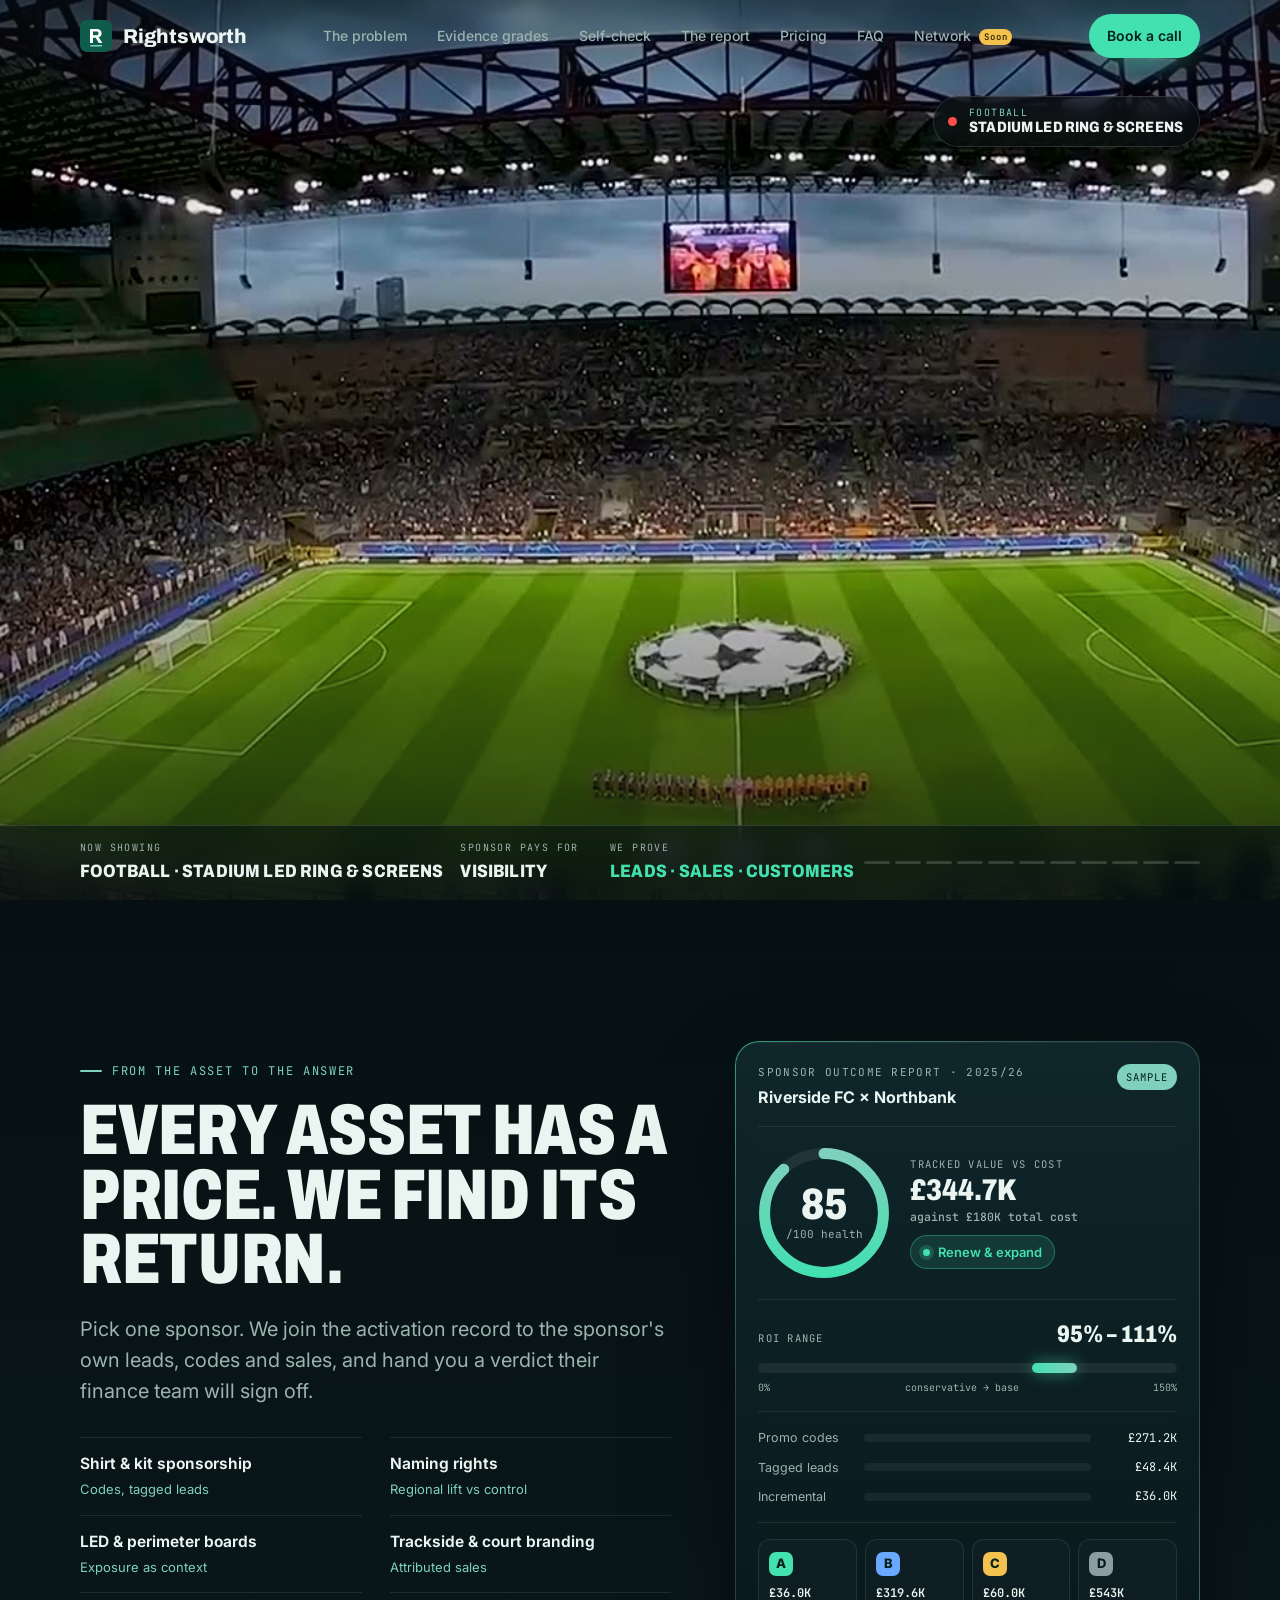
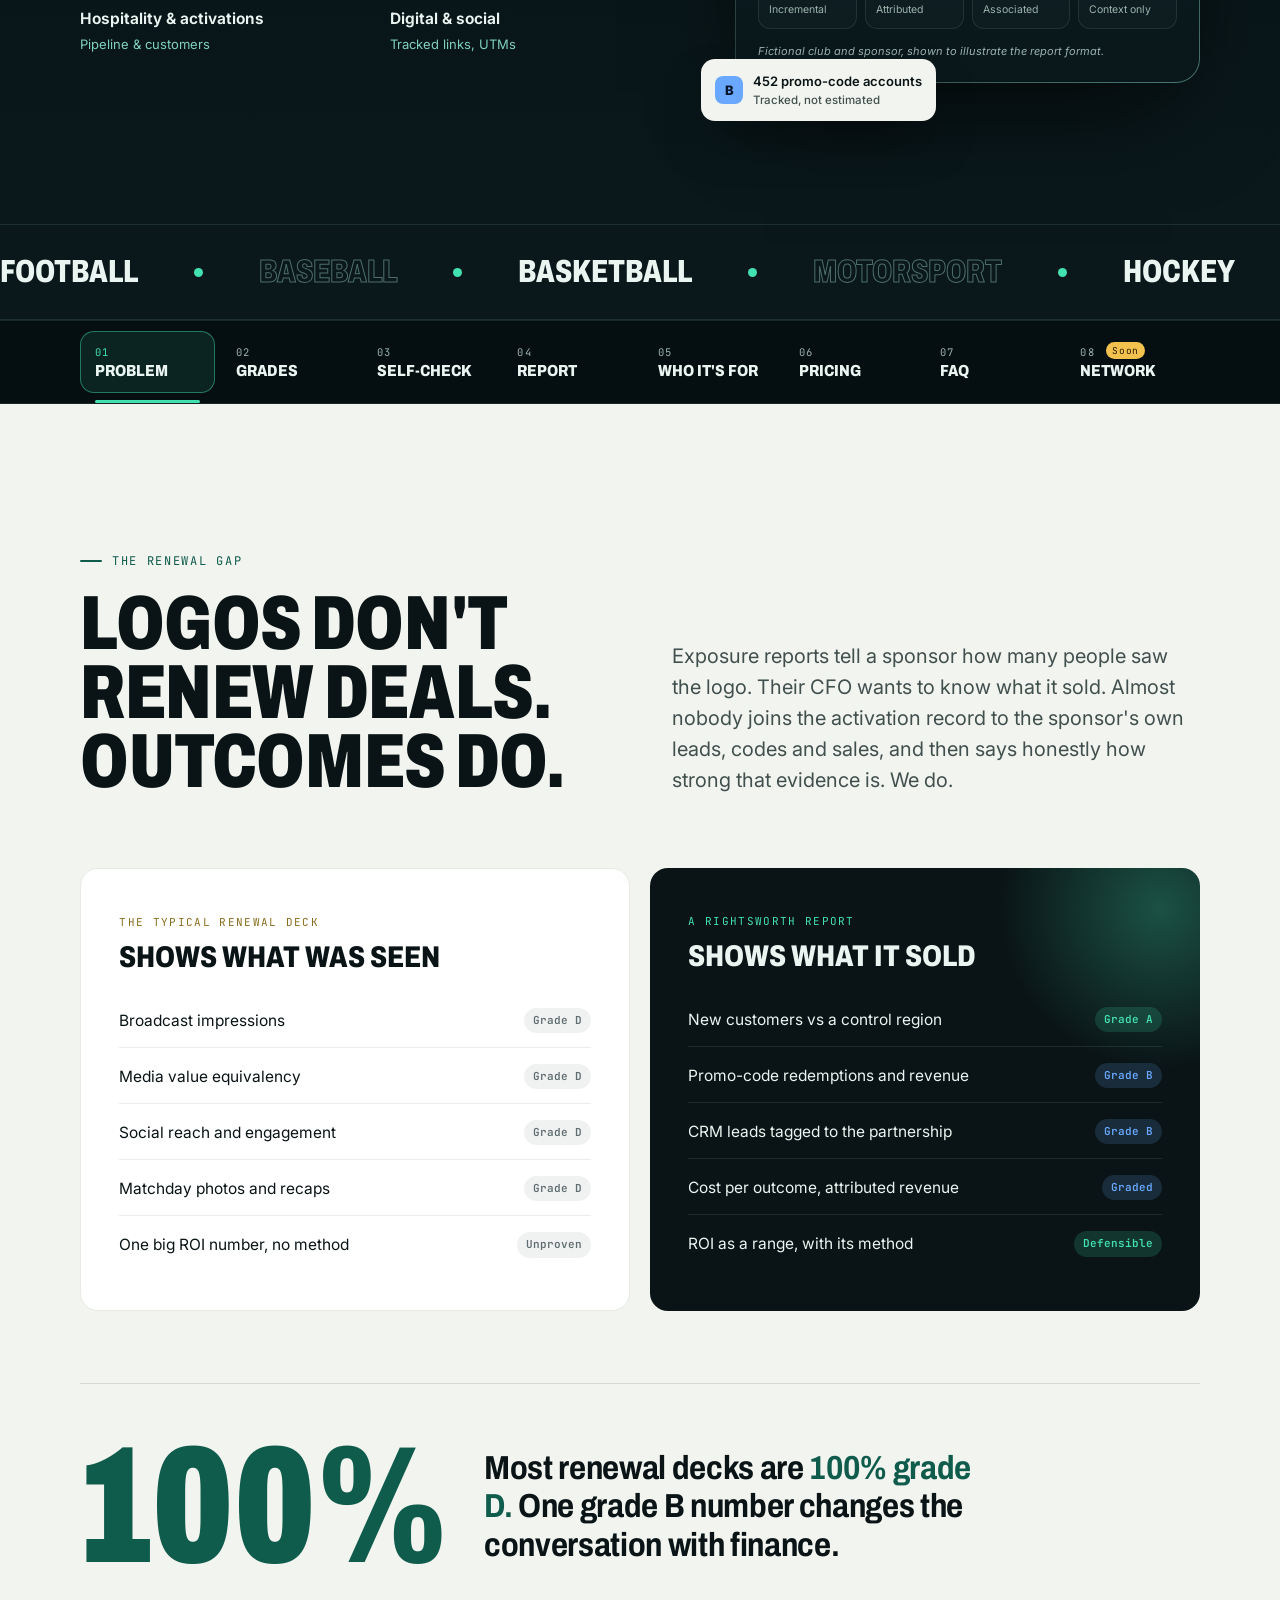
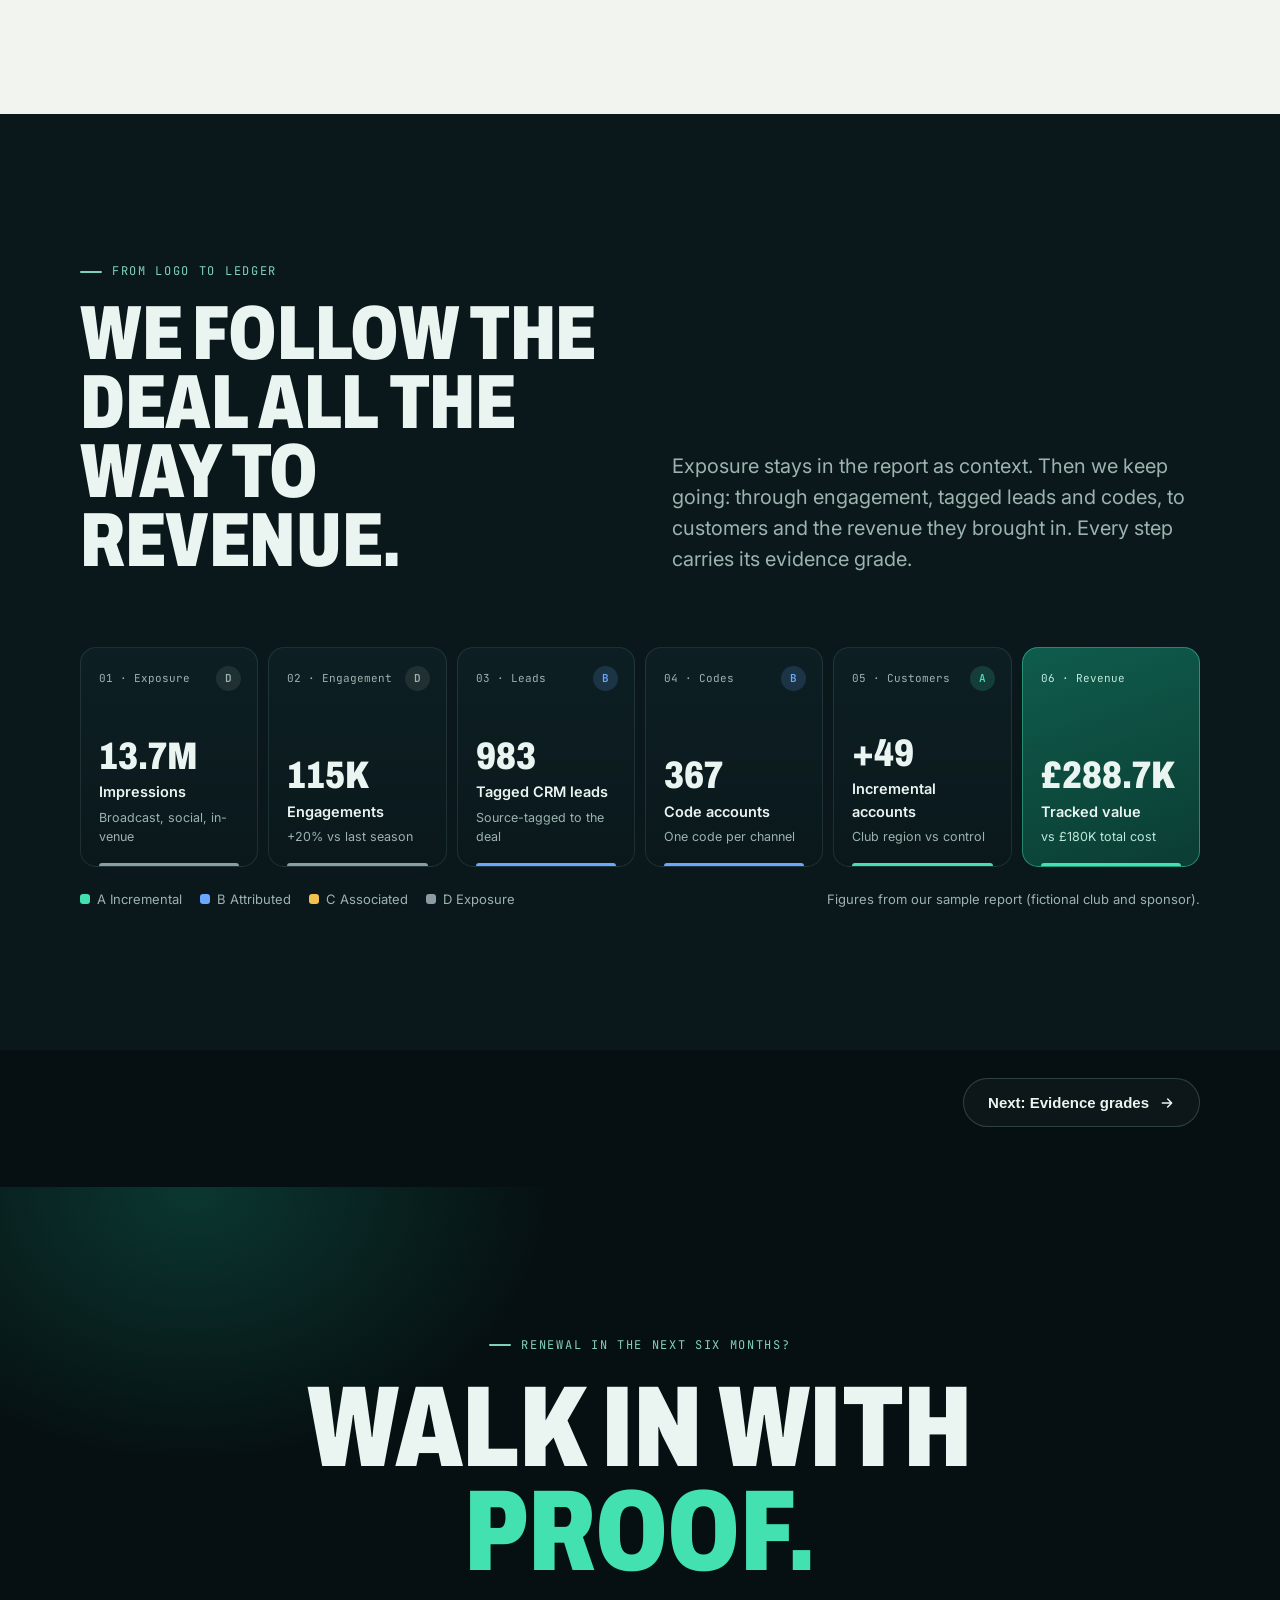
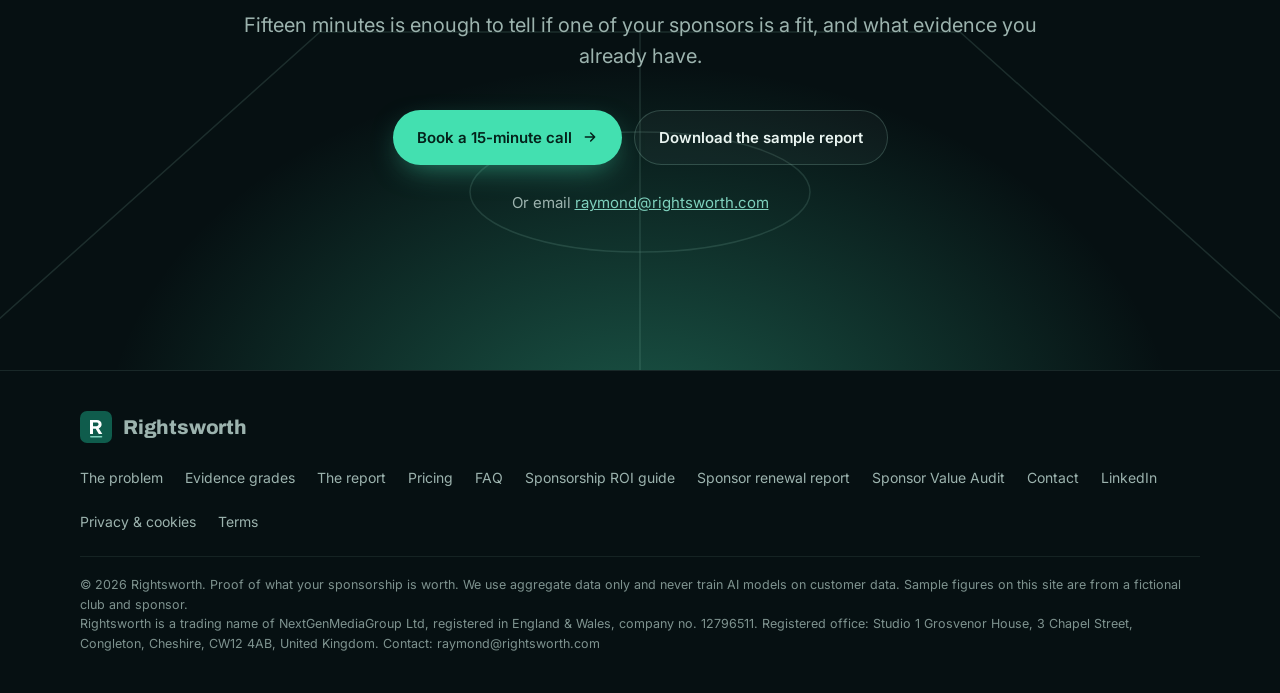
<file: index.html>
<!doctype html>
<html lang="en-GB">
<head>
<meta charset="utf-8">
<meta name="viewport" content="width=device-width,initial-scale=1,viewport-fit=cover">
<title>Sponsorship ROI &amp; Renewal Reports for Sport | Rightsworth</title>
<meta name="description" content="Independent sponsorship ROI reports for UK and European clubs, leagues, events and brands. Leads, sales and customers, evidence-graded, ready before renewal.">
<link rel="canonical" href="https://rightsworth.com/">
<meta name="robots" content="index,follow,max-image-preview:large">
<meta name="theme-color" content="#071113">
<link rel="icon" href="favicon.svg" type="image/svg+xml">
<link rel="apple-touch-icon" href="apple-touch-icon.png">
<meta property="og:type" content="website">
<meta property="og:site_name" content="Rightsworth">
<meta property="og:locale" content="en_GB">
<meta property="og:url" content="https://rightsworth.com/">
<meta property="og:title" content="Prove what your sponsorship is worth | Rightsworth">
<meta property="og:description" content="Evidence-graded sponsorship ROI and renewal reports for clubs, leagues, events and brands. Leads, sales and customers, any sport.">
<meta property="og:image" content="https://rightsworth.com/og-image.png">
<meta property="og:image:width" content="1200">
<meta property="og:image:height" content="630">
<meta property="og:image:alt" content="Rightsworth: prove what your sponsorship is worth. Evidence grades A to D.">
<meta name="twitter:card" content="summary_large_image">
<meta name="twitter:title" content="Prove what your sponsorship is worth | Rightsworth">
<meta name="twitter:description" content="Evidence-graded sponsorship ROI and renewal reports for clubs, leagues, events and brands.">
<meta name="twitter:image" content="https://rightsworth.com/og-image.png">
<script type="application/ld+json">
{
 "@context": "https://schema.org",
 "@graph": [
  {
   "@type": [
    "Organization",
    "ProfessionalService"
   ],
   "@id": "https://rightsworth.com/#org",
   "name": "Rightsworth",
   "legalName": "NextGenMediaGroup Ltd",
   "url": "https://rightsworth.com/",
   "logo": "https://rightsworth.com/apple-touch-icon.png",
   "image": "https://rightsworth.com/og-image.png",
   "email": "raymond@rightsworth.com",
   "description": "Independent, evidence-graded sponsorship ROI and renewal reports for sports clubs, leagues, events and the brands that sponsor them.",
   "slogan": "Proof of what your sponsorship is worth.",
   "identifier": {
    "@type": "PropertyValue",
    "propertyID": "Companies House company number",
    "value": "12796511"
   },
   "address": {
    "@type": "PostalAddress",
    "streetAddress": "Studio 1 Grosvenor House, 3 Chapel Street",
    "addressLocality": "Congleton",
    "addressRegion": "Cheshire",
    "postalCode": "CW12 4AB",
    "addressCountry": "GB"
   },
   "areaServed": [
    {
     "@type": "Country",
     "name": "United Kingdom"
    },
    {
     "@type": "Place",
     "name": "Europe"
    }
   ],
   "knowsAbout": [
    "Sponsorship ROI",
    "Sponsorship measurement",
    "Sponsorship evaluation",
    "Sponsor renewal",
    "Sports sponsorship"
   ],
   "sameAs": [
    "https://www.linkedin.com/company/rightsworth/"
   ],
   "priceRange": "£1,150 to £9,600"
  },
  {
   "@type": "WebSite",
   "@id": "https://rightsworth.com/#website",
   "url": "https://rightsworth.com/",
   "name": "Rightsworth",
   "inLanguage": "en-GB",
   "publisher": {
    "@id": "https://rightsworth.com/#org"
   }
  },
  {
   "@type": "Service",
   "name": "Single Sponsor Report",
   "description": "An evidence-graded Sponsor Outcome Report for one sponsor: leads, promo codes, sales and customers, ROI as a range, delivered within 10 working days of the data.",
   "provider": {
    "@id": "https://rightsworth.com/#org"
   },
   "areaServed": [
    "GB",
    "Europe"
   ],
   "audience": {
    "@type": "BusinessAudience",
    "name": "Sports clubs, leagues, venues and events"
   },
   "url": "https://rightsworth.com/sponsor-renewal-report/",
   "offers": {
    "@type": "Offer",
    "price": "2700",
    "priceCurrency": "GBP",
    "description": "Per sponsor, excluding VAT"
   }
  },
  {
   "@type": "Service",
   "name": "Renewal Season Pack",
   "description": "Five Sponsor Outcome Reports with a portfolio summary and a renewal priority list.",
   "provider": {
    "@id": "https://rightsworth.com/#org"
   },
   "areaServed": [
    "GB",
    "Europe"
   ],
   "audience": {
    "@type": "BusinessAudience",
    "name": "Sports clubs, leagues, venues and events"
   },
   "url": "https://rightsworth.com/sponsor-renewal-report/",
   "offers": {
    "@type": "Offer",
    "price": "9600",
    "priceCurrency": "GBP",
    "description": "Five reports, excluding VAT"
   }
  },
  {
   "@type": "Service",
   "name": "Sponsor Value Audit",
   "description": "An independent audit of one sports partnership from the brand's own CRM and sales data, with a CFO-ready summary.",
   "provider": {
    "@id": "https://rightsworth.com/#org"
   },
   "areaServed": [
    "GB",
    "Europe"
   ],
   "audience": {
    "@type": "BusinessAudience",
    "name": "Brands and sponsors"
   },
   "url": "https://rightsworth.com/sponsor-value-audit/",
   "offers": {
    "@type": "Offer",
    "price": "3850",
    "priceCurrency": "GBP",
    "description": "Per deal, excluding VAT"
   }
  },
  {
   "@type": "Service",
   "name": "Founding partner report",
   "description": "One full Sponsor Outcome Report at a founding rate, in return for a case study and testimonial. First three customers only.",
   "provider": {
    "@id": "https://rightsworth.com/#org"
   },
   "areaServed": [
    "GB",
    "Europe"
   ],
   "audience": {
    "@type": "BusinessAudience",
    "name": "Sports clubs, leagues, venues and events"
   },
   "url": "https://rightsworth.com/#pricing",
   "offers": {
    "@type": "Offer",
    "price": "1150",
    "priceCurrency": "GBP",
    "description": "One report, excluding VAT"
   }
  },
  {
   "@type": "FAQPage",
   "@id": "https://rightsworth.com/#faq",
   "mainEntity": [
    {
     "@type": "Question",
     "name": "What data do you need from us?",
     "acceptedAnswer": {
      "@type": "Answer",
      "text": "The exports you already have: the contract and delivery logs, promo-code reports, CRM lead totals, sales or account totals, and any exposure reports. Up to four sources for a single report."
     }
    },
    {
     "@type": "Question",
     "name": "Do you need any personal or customer-level data?",
     "acceptedAnswer": {
      "@type": "Answer",
      "text": "No. We work with totals and aggregates only. Nothing personal is shared, and we never train AI models on customer data."
     }
    },
    {
     "@type": "Question",
     "name": "What if our tracking is weak?",
     "acceptedAnswer": {
      "@type": "Answer",
      "text": "That's common, and it's exactly what the grades are for. We report what the evidence supports, say how strong it is, and give you a measurement plan so next season can reach grade A or B. If we can't link a single commercial outcome to the deal, you pay half."
     }
    },
    {
     "@type": "Question",
     "name": "How is this different from exposure measurement?",
     "acceptedAnswer": {
      "@type": "Answer",
      "text": "Exposure providers measure who saw the logo, and do it well. We use their reports as grade D context, then connect the partnership to the sponsor's leads, codes, sales and customers. The two work together."
     }
    },
    {
     "@type": "Question",
     "name": "Which sports and properties do you cover?",
     "acceptedAnswer": {
      "@type": "Answer",
      "text": "Any sport: football, baseball, basketball, motorsport, hockey, rugby, running and more. Clubs, leagues, tracks, venues, events and the brands that sponsor them."
     }
    },
    {
     "@type": "Question",
     "name": "When should we start?",
     "acceptedAnswer": {
      "@type": "Answer",
      "text": "Three to six months before the renewal meeting is ideal. That leaves time to gather the data, review the report and build the next-year package into your pitch."
     }
    }
   ]
  }
 ]
}
</script>
<link rel="preconnect" href="https://fonts.googleapis.com">
<link rel="preconnect" href="https://fonts.gstatic.com" crossorigin>
<link href="https://fonts.googleapis.com/css2?family=Archivo:wdth,wght@62..125,500..900&family=Inter:wght@400;500;600;700&family=JetBrains+Mono:wght@500;600&display=swap" rel="stylesheet">
<style>
:root{
  --night:#061012;--night-2:#0a181b;--panel:#0d1f23;--panel-2:#11292e;
  --line:rgba(190,255,232,.10);--line-2:rgba(190,255,232,.18);
  --green:#0f5c4c;--green-2:#14806a;--mint:#7fd1bd;--signal:#43e0b0;
  --gA:#43e0b0;--gB:#6aa8ff;--gC:#f2c14e;--gD:#8b9ca3;
  --paper:#f2f4ef;--paper-2:#e7ebe4;--ink:#0a1416;--ink-2:#41504f;
  --on-dark:#eaf5f1;--on-dark-2:#9cb3ae;
  --display:"Archivo",system-ui,sans-serif;--body:"Inter",system-ui,-apple-system,"Segoe UI",Roboto,Arial,sans-serif;--mono:"JetBrains Mono",ui-monospace,Consolas,monospace;
  --r:18px;--wrap:1200px;--gut:clamp(18px,4vw,40px);
}
*{box-sizing:border-box}
html{scroll-behavior:smooth;-webkit-text-size-adjust:100%}
body{margin:0;font-family:var(--body);background:var(--night);color:var(--on-dark);line-height:1.55;overflow-x:hidden;-webkit-font-smoothing:antialiased}
img,svg{display:block;max-width:100%}
a{color:inherit}
.wrap{max-width:var(--wrap);margin:0 auto;padding:0 var(--gut)}
.display{font-family:var(--display);font-stretch:74%;font-weight:850;text-transform:uppercase;letter-spacing:-.005em;line-height:.9;margin:0}
.eyebrow{font-family:var(--mono);font-size:12px;letter-spacing:.14em;text-transform:uppercase;color:var(--mint);display:inline-flex;align-items:center;gap:10px}
.eyebrow::before{content:"";width:22px;height:2px;background:currentColor;border-radius:2px}
.light .eyebrow{color:var(--green)}
.lead{font-size:clamp(17px,1.6vw,20px);color:var(--on-dark-2);max-width:62ch}
.light .lead{color:var(--ink-2)}
.btn{display:inline-flex;align-items:center;justify-content:center;gap:10px;padding:15px 24px;border-radius:999px;font-weight:600;font-size:15px;text-decoration:none;transition:transform .2s ease,background .2s ease,box-shadow .2s ease,border-color .2s;white-space:nowrap}
.btn-primary{background:var(--signal);color:#04211a;box-shadow:0 10px 30px -10px rgba(67,224,176,.6)}
.btn-primary:hover{transform:translateY(-2px);box-shadow:0 16px 40px -12px rgba(67,224,176,.75)}
.btn-ghost{border:1px solid var(--line-2);color:var(--on-dark);background:rgba(255,255,255,.03)}
.btn-ghost:hover{border-color:var(--mint);background:rgba(127,209,189,.08)}
.light .btn-ghost{color:var(--ink);border-color:rgba(10,20,22,.18);background:transparent}
.btn svg{width:16px;height:16px}
section{position:relative}
.sec{padding:clamp(80px,11vw,150px) 0}
.light{background:var(--paper);color:var(--ink)}

/* NAV */
.nav{position:fixed;inset:0 0 auto 0;z-index:50;transition:background .3s,border-color .3s,backdrop-filter .3s;border-bottom:1px solid transparent}
.nav.scrolled{background:rgba(6,16,18,.78);backdrop-filter:blur(14px) saturate(140%);-webkit-backdrop-filter:blur(14px) saturate(140%);border-color:var(--line)}
.nav .wrap{display:flex;align-items:center;justify-content:space-between;height:72px}
.logo{display:flex;align-items:center;gap:11px;text-decoration:none;font-family:var(--display);font-stretch:100%;font-weight:800;font-size:20px;letter-spacing:-.01em}
.logo svg{width:32px;height:32px}
.nav-links{display:flex;gap:30px;align-items:center}
.nav-links a{text-decoration:none;font-size:14px;color:var(--on-dark-2);font-weight:500;transition:color .2s}
.nav-links a:hover{color:var(--on-dark)}
.nav .btn{padding:11px 18px;font-size:14px}
.burger{display:none;background:none;border:1px solid var(--line-2);border-radius:12px;width:44px;height:44px;color:var(--on-dark);cursor:pointer;align-items:center;justify-content:center}
.burger span,.burger span::before,.burger span::after{display:block;width:18px;height:2px;background:currentColor;border-radius:2px;position:relative;transition:.25s}
.burger span::before,.burger span::after{content:"";position:absolute;left:0}
.burger span::before{top:-6px}.burger span::after{top:6px}
.nav.open .burger span{background:transparent}
.nav.open .burger span::before{top:0;transform:rotate(45deg)}
.nav.open .burger span::after{top:0;transform:rotate(-45deg)}
.mobile-menu{display:none}
@media(max-width:920px){
  .nav-links{display:none}
  .burger{display:inline-flex}
  .nav .btn.desk{display:none}
  .mobile-menu{display:block;position:fixed;inset:72px 0 auto 0;background:rgba(6,16,18,.97);backdrop-filter:blur(14px);-webkit-backdrop-filter:blur(14px);border-bottom:1px solid var(--line);padding:10px var(--gut) 26px;transform:translateY(-12px);opacity:0;pointer-events:none;transition:.25s}
  .nav.open .mobile-menu{transform:none;opacity:1;pointer-events:auto}
  .mobile-menu a:not(.btn){display:block;padding:15px 0;border-bottom:1px solid var(--line);text-decoration:none;font-family:var(--display);font-stretch:80%;font-weight:750;text-transform:uppercase;font-size:24px}
  .mobile-menu .btn{width:100%;margin-top:20px}
}

/* HERO */
.hero{min-height:min(100svh,960px);padding:140px 0 70px;display:flex;align-items:center;overflow:hidden;isolation:isolate}
.hero-bg{position:absolute;inset:0;z-index:-1;pointer-events:none}
.hero-bg .glow1{position:absolute;width:900px;height:900px;left:-300px;top:-420px;background:radial-gradient(closest-side,rgba(127,209,189,.28),transparent 70%)}
.hero-bg .glow2{position:absolute;width:1000px;height:1000px;right:-380px;top:-460px;background:radial-gradient(closest-side,rgba(20,128,106,.42),transparent 70%)}
.hero-bg .beam{position:absolute;top:-10%;width:60%;height:120%;background:conic-gradient(from 180deg at 50% 0%,transparent 160deg,rgba(200,255,235,.07) 175deg,rgba(200,255,235,.10) 180deg,rgba(200,255,235,.07) 185deg,transparent 200deg);filter:blur(6px);animation:sweep 11s ease-in-out infinite alternate}
.hero-bg .beam.b1{left:-12%;transform-origin:50% 0;transform:rotate(-24deg)}
.hero-bg .beam.b2{right:-12%;transform-origin:50% 0;transform:rotate(24deg);animation-delay:-5s}
@keyframes sweep{from{opacity:.55}to{opacity:1}}
.hero-bg .pitch{position:absolute;inset:auto 0 -2px 0;height:62%;opacity:.55;-webkit-mask-image:linear-gradient(to top,#000 10%,transparent 95%);mask-image:linear-gradient(to top,#000 10%,transparent 95%)}
.hero-bg .grain{position:absolute;inset:0;opacity:.06;background-image:url("data:image/svg+xml,%3Csvg xmlns='http://www.w3.org/2000/svg' width='160' height='160'%3E%3Cfilter id='n'%3E%3CfeTurbulence type='fractalNoise' baseFrequency='.85' numOctaves='3' stitchTiles='stitch'/%3E%3C/filter%3E%3Crect width='100%25' height='100%25' filter='url(%23n)'/%3E%3C/svg%3E")}
.hero-grid{display:grid;grid-template-columns:1.12fr .88fr;gap:clamp(36px,5vw,72px);align-items:center}
.hero h1{font-size:clamp(54px,8.6vw,124px);margin:22px 0 26px}
.hero h1 em{font-style:normal;color:transparent;-webkit-text-stroke:2px var(--mint);background:linear-gradient(90deg,var(--signal),var(--mint));-webkit-background-clip:text;background-clip:text}
.hero .lead{margin:0 0 34px}
.cta-row{display:flex;flex-wrap:wrap;gap:12px}
.proof-row{display:flex;flex-wrap:wrap;gap:10px 26px;margin-top:38px;padding-top:26px;border-top:1px solid var(--line)}
.proof-row div{display:flex;align-items:center;gap:9px;font-size:14px;color:var(--on-dark-2)}
.proof-row svg{width:18px;height:18px;color:var(--signal);flex:none}

/* DASHBOARD CARD */
.dash{position:relative;background:linear-gradient(180deg,rgba(17,41,46,.88),rgba(10,24,27,.92));border:1px solid var(--line-2);border-radius:24px;padding:22px;box-shadow:0 40px 100px -30px rgba(0,0,0,.8),inset 0 1px 0 rgba(255,255,255,.06);backdrop-filter:blur(10px);-webkit-backdrop-filter:blur(10px)}
.dash::before{content:"";position:absolute;inset:-1px;border-radius:24px;padding:1px;background:linear-gradient(140deg,rgba(67,224,176,.55),transparent 35%,transparent 70%,rgba(127,209,189,.35));-webkit-mask:linear-gradient(#000 0 0) content-box,linear-gradient(#000 0 0);-webkit-mask-composite:xor;mask-composite:exclude;pointer-events:none}
.dash-head{display:flex;justify-content:space-between;align-items:flex-start;gap:12px;padding-bottom:16px;border-bottom:1px solid var(--line)}
.dash-head .t{font-family:var(--mono);font-size:11px;letter-spacing:.12em;text-transform:uppercase;color:var(--on-dark-2)}
.dash-head .n{font-weight:700;font-size:16px;margin-top:4px}
.live{font-family:var(--mono);font-size:10.5px;letter-spacing:.1em;text-transform:uppercase;color:#04211a;background:var(--mint);padding:5px 9px;border-radius:999px;white-space:nowrap}
.dash-top{display:grid;grid-template-columns:auto 1fr;gap:20px;align-items:center;padding:20px 0}
.gauge{position:relative;width:132px;height:132px}
.gauge svg{width:132px;height:132px;transform:rotate(-90deg)}
.gauge .trk{stroke:rgba(255,255,255,.08)}
.gauge .val{stroke:url(#gg);stroke-linecap:round;stroke-dasharray:339.3;stroke-dashoffset:339.3;transition:stroke-dashoffset 1.8s cubic-bezier(.2,.8,.2,1)}
.gauge .c{position:absolute;inset:0;display:flex;flex-direction:column;align-items:center;justify-content:center}
.gauge .c b{font-family:var(--display);font-stretch:80%;font-size:44px;line-height:1;font-weight:850}
.gauge .c span{font-size:11px;color:var(--on-dark-2);font-family:var(--mono)}
.kv .k{font-family:var(--mono);font-size:10.5px;letter-spacing:.12em;text-transform:uppercase;color:var(--on-dark-2)}
.kv .v{font-family:var(--display);font-stretch:80%;font-weight:850;font-size:30px;line-height:1.05;margin:3px 0 12px}
.rec{display:inline-flex;align-items:center;gap:8px;background:rgba(67,224,176,.12);color:var(--signal);border:1px solid rgba(67,224,176,.35);padding:6px 12px;border-radius:999px;font-weight:600;font-size:13px}
.rec i{width:7px;height:7px;border-radius:50%;background:var(--signal);box-shadow:0 0 0 4px rgba(67,224,176,.2);animation:pulse 2s infinite}
@keyframes pulse{50%{box-shadow:0 0 0 8px rgba(67,224,176,0)}}
.roi{padding:16px 0;border-top:1px solid var(--line)}
.roi-row{display:flex;justify-content:space-between;align-items:baseline;margin-bottom:10px}
.roi-row b{font-family:var(--display);font-stretch:80%;font-size:24px;font-weight:850}
.roi-track{position:relative;height:10px;background:rgba(255,255,255,.07);border-radius:999px}
.roi-fill{position:absolute;top:0;bottom:0;left:65.3%;width:0;background:linear-gradient(90deg,var(--signal),var(--mint));border-radius:999px;transition:width 1.4s .5s cubic-bezier(.2,.8,.2,1);box-shadow:0 0 16px rgba(67,224,176,.6)}
.roi-scale{display:flex;justify-content:space-between;font-family:var(--mono);font-size:10px;color:var(--on-dark-2);margin-top:7px}
.bars{display:grid;gap:10px;padding:16px 0;border-top:1px solid var(--line)}
.bar{display:grid;grid-template-columns:96px 1fr 76px;gap:10px;align-items:center;font-size:12.5px}
.bar .l{color:var(--on-dark-2)}
.bar .tr{height:8px;background:rgba(255,255,255,.06);border-radius:99px;overflow:hidden}
.bar .f{height:100%;width:0;border-radius:99px;transition:width 1.4s cubic-bezier(.2,.8,.2,1)}
.bar .n{text-align:right;font-family:var(--mono);font-size:12px}
.chips{display:grid;grid-template-columns:repeat(4,1fr);gap:8px;padding-top:16px;border-top:1px solid var(--line)}
.chip{border:1px solid var(--line);border-radius:12px;padding:10px;text-align:left;background:rgba(255,255,255,.02)}
.chip .g{display:inline-grid;place-items:center;width:24px;height:24px;border-radius:7px;font-weight:800;font-size:13px;color:#06201a;margin-bottom:8px}
.chip .a{font-family:var(--mono);font-size:12px;font-weight:600}
.chip .s{font-size:10.5px;color:var(--on-dark-2)}
.dash-foot{font-size:11px;color:var(--on-dark-2);margin-top:14px;font-style:italic}
.float-tag{position:absolute;left:-34px;bottom:-38px;background:var(--paper);color:var(--ink);border-radius:14px;padding:12px 14px;box-shadow:0 24px 50px -16px rgba(0,0,0,.6);display:flex;gap:10px;align-items:center;font-size:13px;font-weight:600;animation:bob 6s ease-in-out infinite}
.float-tag .g{width:28px;height:28px;border-radius:8px;display:grid;place-items:center;background:var(--gB);color:#06142a;font-weight:800}
.float-tag small{display:block;font-weight:500;color:var(--ink-2);font-size:11.5px}
@keyframes bob{50%{transform:translateY(-8px)}}

/* MARQUEE */
.marquee{border-top:1px solid var(--line);border-bottom:1px solid var(--line);background:var(--night-2);overflow:hidden;padding:22px 0}
.marquee-track{display:flex;gap:56px;width:max-content;animation:scroll 38s linear infinite}
.marquee span{font-family:var(--display);font-stretch:75%;font-weight:800;text-transform:uppercase;font-size:clamp(22px,2.6vw,32px);color:transparent;-webkit-text-stroke:1px rgba(190,255,232,.38);display:flex;align-items:center;gap:56px;white-space:nowrap}
.marquee span::after{content:"";width:9px;height:9px;border-radius:50%;background:var(--signal)}
.marquee span.on{color:var(--on-dark);-webkit-text-stroke:0}
@keyframes scroll{to{transform:translateX(-50%)}}

/* PROBLEM */
.sec-head{display:grid;grid-template-columns:1fr 1fr;gap:clamp(24px,5vw,80px);align-items:end;margin-bottom:clamp(44px,6vw,72px)}
.sec-head h2{font-size:clamp(42px,6vw,84px)}
.sec-head p{margin:0}
.versus{display:grid;grid-template-columns:1fr 1fr;gap:20px}
.vs-card{border-radius:var(--r);padding:clamp(26px,3vw,40px);position:relative;overflow:hidden}
.vs-card h3{font-family:var(--display);font-stretch:80%;font-weight:800;text-transform:uppercase;font-size:clamp(24px,2.4vw,30px);margin:10px 0 22px;line-height:1}
.vs-card .tag{font-family:var(--mono);font-size:11px;letter-spacing:.12em;text-transform:uppercase}
.vs-old{background:#fff;border:1px solid var(--paper-2)}
.vs-old .tag{color:#8a6d1d}
.vs-new{background:var(--ink);color:var(--on-dark)}
.vs-new .tag{color:var(--signal)}
.vs-new::after{content:"";position:absolute;right:-120px;top:-120px;width:320px;height:320px;background:radial-gradient(closest-side,rgba(67,224,176,.3),transparent);pointer-events:none}
.vs-list{list-style:none;margin:0;padding:0;display:grid;gap:2px}
.vs-list li{display:flex;justify-content:space-between;gap:16px;align-items:center;padding:14px 0;border-bottom:1px solid rgba(10,20,22,.08);font-size:15.5px}
.vs-new .vs-list li{border-color:var(--line)}
.vs-list li:last-child{border:0}
.gp{font-family:var(--mono);font-size:11px;font-weight:600;padding:4px 9px;border-radius:999px;white-space:nowrap}
.gp.A{background:rgba(67,224,176,.16);color:var(--gA)}
.gp.B{background:rgba(106,168,255,.16);color:var(--gB)}
.gp.D{background:rgba(10,20,22,.06);color:#5f6c70}
.quote-band{margin-top:clamp(44px,6vw,72px);display:grid;grid-template-columns:auto 1fr;gap:clamp(18px,3vw,36px);align-items:center;padding-top:clamp(36px,5vw,56px);border-top:1px solid rgba(10,20,22,.12)}
.quote-band .big{font-family:var(--display);font-stretch:70%;font-weight:900;font-size:clamp(84px,13vw,180px);line-height:.8;color:var(--green)}
.quote-band p{font-family:var(--display);font-stretch:85%;font-weight:700;font-size:clamp(22px,2.6vw,34px);line-height:1.15;margin:0;max-width:30ch;text-transform:none;letter-spacing:-.01em}
.quote-band p span{color:var(--green)}

/* FUNNEL */
.funnel{display:grid;grid-template-columns:repeat(6,1fr);gap:10px;counter-reset:f}
.stage{position:relative;background:linear-gradient(180deg,var(--panel),var(--night-2));border:1px solid var(--line);border-radius:16px;padding:22px 18px 20px;min-height:220px;display:flex;flex-direction:column;justify-content:space-between;overflow:hidden;transition:transform .3s,border-color .3s}
.stage:hover{transform:translateY(-4px);border-color:var(--line-2)}
.stage .num{font-family:var(--mono);font-size:11px;color:var(--on-dark-2)}
.stage .v{font-family:var(--display);font-stretch:78%;font-weight:850;font-size:clamp(30px,3vw,42px);line-height:1;margin:16px 0 6px}
.stage .l{font-weight:600;font-size:14.5px}
.stage .s{font-size:12.5px;color:var(--on-dark-2);margin-top:4px}
.stage .g{position:absolute;top:18px;right:16px}
.stage.exp{opacity:.78}
.stage.win{background:linear-gradient(160deg,var(--green) 0%,#0b3d33 100%);border-color:rgba(67,224,176,.45)}
.stage.win .s,.stage.win .num{color:#bfe9dc}
.stage::after{content:"";position:absolute;left:18px;right:18px;bottom:0;height:3px;border-radius:3px 3px 0 0;background:var(--c,transparent)}
.funnel-note{display:flex;justify-content:space-between;flex-wrap:wrap;gap:12px;margin-top:22px;font-size:13px;color:var(--on-dark-2)}
.funnel-note .lg{display:flex;gap:18px;flex-wrap:wrap}
.funnel-note .lg span{display:flex;align-items:center;gap:7px}
.funnel-note .lg i{width:10px;height:10px;border-radius:3px}

/* GRADES */
.grades{display:grid;grid-template-columns:.9fr 1.1fr;gap:clamp(24px,4vw,56px);align-items:stretch}
.grade-tabs{display:grid;gap:10px}
.gtab{all:unset;cursor:pointer;display:grid;grid-template-columns:64px 1fr auto;gap:18px;align-items:center;padding:16px 20px 16px 16px;border-radius:16px;border:1px solid var(--line);background:rgba(255,255,255,.02);transition:.25s}
.gtab:hover{border-color:var(--line-2)}
.gtab:focus-visible{outline:2px solid var(--mint);outline-offset:2px}
.gtab .L{width:64px;height:64px;border-radius:14px;display:grid;place-items:center;font-family:var(--display);font-stretch:80%;font-weight:900;font-size:36px;color:#05201a;background:var(--c)}
.gtab b{display:block;font-family:var(--display);font-stretch:85%;font-weight:800;text-transform:uppercase;font-size:21px;letter-spacing:.01em}
.gtab small{color:var(--on-dark-2);font-size:13.5px}
.gtab .arrow{opacity:0;transform:translateX(-6px);transition:.25s;color:var(--c)}
.gtab[aria-selected="true"]{background:linear-gradient(90deg,rgba(255,255,255,.06),rgba(255,255,255,.02));border-color:var(--c)}
.gtab[aria-selected="true"] .arrow{opacity:1;transform:none}
.gpanel{border-radius:22px;border:1px solid var(--line-2);background:radial-gradient(120% 80% at 100% 0%,color-mix(in srgb,var(--c) 18%,transparent),transparent 60%),var(--panel);padding:clamp(26px,3.4vw,44px);display:flex;flex-direction:column;transition:background .4s}
.gpanel .big{font-family:var(--display);font-stretch:70%;font-weight:900;font-size:clamp(110px,14vw,190px);line-height:.78;color:var(--c);transition:color .3s}
.gpanel h3{font-family:var(--display);font-stretch:85%;font-weight:800;text-transform:uppercase;font-size:clamp(28px,3vw,40px);margin:18px 0 10px;line-height:1}
.gpanel p{color:var(--on-dark-2);margin:0 0 22px;font-size:16.5px}
.gpanel dl{display:grid;grid-template-columns:1fr 1fr;gap:12px;margin:auto 0 0}
.gpanel dl div{border-top:1px solid var(--line);padding-top:12px}
.gpanel dt{font-family:var(--mono);font-size:10.5px;letter-spacing:.12em;text-transform:uppercase;color:var(--on-dark-2)}
.gpanel dd{margin:6px 0 0;font-weight:600;font-size:15px}
.fade-swap{animation:swap .45s ease}
@keyframes swap{from{opacity:0;transform:translateY(8px)}}

/* ROI RANGE */
.range-card{margin-top:clamp(44px,6vw,64px);border-radius:22px;background:var(--paper);color:var(--ink);padding:clamp(26px,4vw,52px);display:grid;grid-template-columns:.85fr 1.15fr;gap:clamp(24px,4vw,60px);align-items:center}
.range-card h3{font-size:clamp(34px,4.2vw,58px)}
.range-card p{color:var(--ink-2);margin:16px 0 0}
.rviz{display:grid;gap:18px}
.rrow{display:grid;grid-template-columns:120px 1fr 64px;gap:14px;align-items:center;font-size:14px}
.rrow .lab{font-weight:600}
.rrow .lab small{display:block;font-weight:500;color:var(--ink-2);font-size:12px}
.stack{display:flex;height:34px;border-radius:9px;overflow:hidden;background:var(--paper-2)}
.stack i{display:block;height:100%;width:0;transition:width 1.2s cubic-bezier(.2,.8,.2,1)}
.rrow .pct{font-family:var(--display);font-stretch:80%;font-weight:850;font-size:26px;text-align:right}
.rleg{display:flex;flex-wrap:wrap;gap:14px;font-size:12.5px;color:var(--ink-2)}
.rleg span{display:flex;align-items:center;gap:6px}.rleg i{width:11px;height:11px;border-radius:3px}
.cost-line{font-size:12.5px;color:var(--ink-2);font-family:var(--mono)}

/* REPORT */
.report-grid{display:grid;grid-template-columns:1fr 1fr;gap:clamp(30px,5vw,80px);align-items:center}
.pages{position:relative;height:clamp(420px,46vw,560px)}
.pg{position:absolute;width:62%;aspect-ratio:1/1.414;background:#fff;border-radius:10px;box-shadow:0 30px 70px -24px rgba(10,30,30,.4),0 1px 0 rgba(0,0,0,.04);padding:6%;transition:transform .6s cubic-bezier(.2,.8,.2,1)}
.pg:nth-child(1){left:2%;top:10%;transform:rotate(-8deg)}
.pg:nth-child(2){left:19%;top:5%;transform:rotate(-2deg)}
.pg:nth-child(3){left:36%;top:0;transform:rotate(5deg)}
.pages:hover .pg:nth-child(1){transform:rotate(-12deg) translateX(-14px)}
.pages:hover .pg:nth-child(3){transform:rotate(9deg) translateX(14px)}
.pg .h{display:flex;justify-content:space-between;align-items:center;font-family:var(--mono);font-size:clamp(6px,.7vw,9px);color:#7a8789;border-bottom:1px solid #e6ebe8;padding-bottom:5%}
.pg .h b{color:var(--green)}
.pg .ti{font-family:var(--display);font-stretch:85%;font-weight:850;font-size:clamp(11px,1.35vw,17px);line-height:1.05;margin:7% 0 2%;color:var(--ink);text-transform:uppercase}
.pg .st{font-size:clamp(6px,.65vw,8.5px);color:#7a8789}
.pg .kp{display:grid;grid-template-columns:1fr 1fr;gap:5%;margin:7% 0}
.pg .kp div{border:1px solid #e3e9e6;border-radius:5px;padding:7% 8%}
.pg .kp em{display:block;font-style:normal;font-size:clamp(5px,.55vw,7.5px);color:#7a8789}
.pg .kp b{font-family:var(--display);font-stretch:80%;font-size:clamp(11px,1.3vw,17px);color:var(--green)}
.pg .ln{height:clamp(3px,.35vw,5px);border-radius:3px;background:#edf1ef;margin:4% 0}
.pg .ln.s{width:70%}.pg .ln.m{width:86%}
.pg .tb{display:grid;gap:3%;margin-top:6%}
.pg .tb i{display:grid;grid-template-columns:1fr 18%;gap:4%;align-items:center}
.pg .tb i::before{content:"";height:clamp(3px,.35vw,5px);background:#edf1ef;border-radius:3px}
.pg .tb i b{height:clamp(7px,.8vw,11px);border-radius:3px}
.pg .chart{display:flex;align-items:flex-end;gap:5%;height:26%;margin-top:7%;border-bottom:1px solid #e3e9e6}
.pg .chart i{flex:1;background:linear-gradient(180deg,var(--signal),var(--green));border-radius:3px 3px 0 0}
.pg .stamp{position:absolute;right:7%;bottom:6%;font-family:var(--mono);font-size:clamp(5px,.55vw,7.5px);color:#97a3a5}
.deliv{display:grid;grid-template-columns:1fr 1fr;gap:0 28px;margin-top:34px}
.deliv div{padding:18px 0;border-top:1px solid rgba(10,20,22,.12)}
.deliv b{display:flex;gap:10px;align-items:baseline;font-weight:700;font-size:16px}
.deliv b span{font-family:var(--mono);font-size:11px;color:var(--green)}
.deliv p{margin:6px 0 0;color:var(--ink-2);font-size:14.5px}
.fmt{display:flex;flex-wrap:wrap;gap:10px;margin-top:28px}
.fmt span{font-family:var(--mono);font-size:12px;border:1px solid rgba(10,20,22,.15);border-radius:999px;padding:7px 13px}

/* AUDIENCE */
.aud{display:grid;grid-template-columns:1fr 1fr;gap:20px}
.aud-card{position:relative;border-radius:22px;overflow:hidden;padding:clamp(28px,4vw,48px);min-height:440px;display:flex;flex-direction:column;border:1px solid var(--line);isolation:isolate}
.aud-card::before{content:"";position:absolute;inset:0;z-index:-1;opacity:.9}
.aud-card.rh::before{background:radial-gradient(90% 70% at 100% 0%,rgba(67,224,176,.22),transparent 60%),linear-gradient(180deg,var(--panel),var(--night-2))}
.aud-card.br::before{background:radial-gradient(90% 70% at 100% 0%,rgba(106,168,255,.2),transparent 60%),linear-gradient(180deg,var(--panel),var(--night-2))}
.aud-card .ico{position:absolute;right:-30px;bottom:-30px;width:260px;height:260px;opacity:.09;z-index:-1}
.aud-card h3{font-size:clamp(34px,4vw,54px);margin:16px 0 14px}
.aud-card p{color:var(--on-dark-2);margin:0 0 24px;max-width:46ch}
.ticks{list-style:none;margin:0 0 30px;padding:0;display:grid;gap:12px}
.ticks li{display:flex;gap:12px;align-items:flex-start;font-size:15.5px}
.ticks svg{width:20px;height:20px;flex:none;margin-top:2px;color:var(--signal)}
.br .ticks svg{color:var(--gB)}
.aud-card .btn{margin-top:auto;align-self:flex-start}

/* PROCESS */
.timeline{display:grid;grid-template-columns:repeat(4,1fr);gap:0;position:relative;margin-top:10px}
.timeline::before{content:"";position:absolute;left:0;right:0;top:27px;height:2px;background:linear-gradient(90deg,var(--green),rgba(15,92,76,.15))}
.step{padding-right:28px;position:relative}
.step .dot{width:56px;height:56px;border-radius:50%;background:var(--paper);border:2px solid var(--green);display:grid;place-items:center;font-family:var(--display);font-stretch:80%;font-weight:850;font-size:22px;color:var(--green);position:relative;z-index:1}
.step:last-child .dot{background:var(--green);color:#fff}
.step .day{font-family:var(--mono);font-size:11.5px;letter-spacing:.1em;text-transform:uppercase;color:var(--green);margin:22px 0 8px}
.step h3{font-family:var(--display);font-stretch:85%;font-weight:800;text-transform:uppercase;font-size:24px;line-height:1.05;margin:0 0 10px}
.step p{margin:0;color:var(--ink-2);font-size:15px}

/* PRICING */
.prices{display:grid;grid-template-columns:repeat(4,1fr);gap:14px;align-items:stretch}
.price{position:relative;border-radius:20px;border:1px solid var(--line);background:linear-gradient(180deg,var(--panel),var(--night-2));padding:28px 24px;display:flex;flex-direction:column;transition:transform .3s,border-color .3s}
.price:hover{transform:translateY(-4px);border-color:var(--line-2)}
.price .for{font-family:var(--mono);font-size:11px;letter-spacing:.12em;text-transform:uppercase;color:var(--on-dark-2)}
.price h3{font-family:var(--display);font-stretch:85%;font-weight:800;text-transform:uppercase;font-size:22px;line-height:1.05;margin:10px 0 18px;min-height:2.1em}
.price .amt{font-family:var(--display);font-stretch:78%;font-weight:900;font-size:clamp(46px,4.4vw,58px);line-height:.9}
.price .amt small{display:block;font-family:var(--mono);font-stretch:100%;font-size:12px;font-weight:500;color:var(--on-dark-2);margin-top:8px;letter-spacing:.04em}
.price.feat .amt small{color:#cdeee3}
.price ul{list-style:none;margin:22px 0 26px;padding:18px 0 0;border-top:1px solid var(--line);display:grid;gap:10px;font-size:14px;color:var(--on-dark-2)}
.price li{display:flex;gap:10px}
.price li::before{content:"";flex:none;width:6px;height:6px;border-radius:50%;background:var(--mint);margin-top:8px}
.price .btn{margin-top:auto;width:100%}
.price.feat{background:linear-gradient(170deg,#12735f 0%,var(--green) 40%,#0a3a31 100%);border-color:rgba(67,224,176,.55);box-shadow:0 30px 80px -30px rgba(67,224,176,.45)}
.price.feat .for,.price.feat ul{color:#cdeee3}
.price.feat ul{border-color:rgba(255,255,255,.18)}
.price.feat li::before{background:#fff}
.badge{position:absolute;top:-12px;left:24px;background:var(--signal);color:#04211a;font-family:var(--mono);font-size:10.5px;font-weight:600;letter-spacing:.1em;text-transform:uppercase;padding:6px 10px;border-radius:999px}
.badge.alt{background:var(--paper);color:var(--ink)}
.guarantee{margin-top:20px;border-radius:20px;border:1px dashed rgba(67,224,176,.5);background:rgba(67,224,176,.06);padding:24px clamp(22px,3vw,34px);display:grid;grid-template-columns:auto 1fr;gap:22px;align-items:center}
.guarantee .shield{width:62px;height:62px;border-radius:16px;background:var(--signal);display:grid;place-items:center;color:#04211a}
.guarantee .shield svg{width:30px;height:30px}
.guarantee b{display:block;font-family:var(--display);font-stretch:85%;font-weight:800;text-transform:uppercase;font-size:clamp(20px,2vw,26px);line-height:1.1}
.guarantee p{margin:6px 0 0;color:var(--on-dark-2)}

/* PRINCIPLES */
.princ{display:grid;grid-template-columns:repeat(5,1fr);gap:0;border-top:1px solid rgba(10,20,22,.14)}
.princ div{padding:26px 22px 8px 0;border-right:1px solid rgba(10,20,22,.1);margin-right:22px}
.princ div:last-child{border:0;margin:0}
.princ .n{font-family:var(--mono);font-size:11px;color:var(--green)}
.princ b{display:block;font-family:var(--display);font-stretch:85%;font-weight:800;text-transform:uppercase;font-size:19px;line-height:1.1;margin:12px 0 8px}
.princ p{margin:0;color:var(--ink-2);font-size:14px}

/* FAQ */
.faq-grid{display:grid;grid-template-columns:.8fr 1.2fr;gap:clamp(30px,5vw,80px);align-items:start}
.faq-grid .sticky{position:sticky;top:110px}
.faq-grid h2{font-size:clamp(42px,5.6vw,78px)}
details{border-bottom:1px solid rgba(10,20,22,.14)}
details:first-child{border-top:1px solid rgba(10,20,22,.14)}
summary{list-style:none;cursor:pointer;display:flex;justify-content:space-between;gap:20px;align-items:center;padding:24px 0;font-weight:650;font-size:clamp(17px,1.6vw,19.5px)}
summary::-webkit-details-marker{display:none}
summary .pm{flex:none;width:34px;height:34px;border-radius:50%;border:1px solid rgba(10,20,22,.18);position:relative;transition:.25s}
summary .pm::before,summary .pm::after{content:"";position:absolute;left:50%;top:50%;width:12px;height:2px;background:var(--ink);transform:translate(-50%,-50%);transition:.25s}
summary .pm::after{transform:translate(-50%,-50%) rotate(90deg)}
details[open] summary .pm{background:var(--green);border-color:var(--green)}
details[open] summary .pm::before{background:#fff}
details[open] summary .pm::after{transform:translate(-50%,-50%) rotate(0);background:#fff}
details .ans{padding:0 50px 26px 0;color:var(--ink-2);font-size:16px}
details .ans p{margin:0 0 10px}

/* FINAL CTA */
.final{overflow:hidden;isolation:isolate;text-align:center}
.final .bgfx{position:absolute;inset:0;z-index:-1;background:radial-gradient(60% 70% at 50% 110%,rgba(67,224,176,.35),transparent 70%),radial-gradient(40% 50% at 15% 0%,rgba(20,128,106,.35),transparent 70%)}
.final .bgfx svg{position:absolute;left:50%;bottom:-2px;transform:translateX(-50%);width:1400px;max-width:none;opacity:.35}
.final h2{font-size:clamp(50px,9vw,132px);margin:22px auto 26px;max-width:12ch}
.final h2 em{font-style:normal;color:var(--signal)}
.final .lead{margin:0 auto 38px}
.final .cta-row{justify-content:center}
.final .mail{margin-top:26px;font-size:15px;color:var(--on-dark-2)}
.final .mail a{color:var(--mint)}

footer{border-top:1px solid var(--line);padding:40px 0 calc(40px + env(safe-area-inset-bottom));font-size:14px;color:var(--on-dark-2)}
footer .wrap{display:flex;flex-wrap:wrap;justify-content:space-between;gap:24px;align-items:center}
footer nav{display:flex;flex-wrap:wrap;gap:22px}
footer a{text-decoration:none}footer a:hover{color:var(--on-dark)}
.foot-note{flex-basis:100%;font-size:12.5px;opacity:.8;padding-top:18px;border-top:1px solid var(--line)}


/* VIDEO HERO (three layouts: banner | split | cinema) */
.vhero{position:relative;background:#061012;isolation:isolate}
.vh-media{position:relative;overflow:hidden;background:#061012}
.vh-video{position:absolute;inset:0;width:100%;height:100%;object-fit:cover}
.vh-shade{position:absolute;inset:0;pointer-events:none}
.vh-chip{position:absolute;display:flex;align-items:center;gap:12px;padding:10px 16px 10px 14px;border-radius:999px;background:rgba(6,16,18,.55);border:1px solid rgba(255,255,255,.14);backdrop-filter:blur(10px);-webkit-backdrop-filter:blur(10px);z-index:2}
.vh-chip-t{display:flex;flex-direction:column;line-height:1.15}
.vh-chip-t span{font-family:var(--mono);font-size:10px;letter-spacing:.14em;text-transform:uppercase;color:var(--mint)}
.vh-chip-t b{font-family:var(--display);font-stretch:85%;font-weight:800;text-transform:uppercase;font-size:15px;letter-spacing:.01em;transition:opacity .3s}
.vh-dot{flex:none;width:9px;height:9px;border-radius:50%;background:#ff4d4d;box-shadow:0 0 0 0 rgba(255,77,77,.6);animation:rec 1.6s infinite}
@keyframes rec{70%{box-shadow:0 0 0 10px rgba(255,77,77,0)}}
.swap{opacity:0!important}
.vh-copy{position:relative}
.vhero h1{margin:16px 0 0;text-shadow:0 4px 40px rgba(0,0,0,.25)}
.vhero h1 em{font-style:normal;color:var(--signal)}
.vhero .lead{color:#cfe0db;margin:0 0 28px;max-width:56ch}
.vh-bar{position:relative;z-index:3;border-top:1px solid rgba(190,255,232,.14);border-bottom:1px solid rgba(190,255,232,.14);background:#08171a}
.vh-bar-in{display:flex;align-items:center;justify-content:space-between;gap:24px;padding-top:14px;padding-bottom:14px}
.vh-cap{display:flex;align-items:center;gap:clamp(18px,3vw,44px);min-width:0}
.vh-cap>div{min-width:0}
.vh-k{display:block;white-space:nowrap;font-family:var(--mono);font-size:10px;letter-spacing:.14em;text-transform:uppercase;color:var(--on-dark-2);margin-bottom:3px}
.vh-cap b{display:block;font-family:var(--display);font-stretch:85%;font-weight:800;text-transform:uppercase;font-size:clamp(14px,1.4vw,18px);letter-spacing:.01em;white-space:nowrap;transition:opacity .3s}
.vh-cap b.m{color:var(--signal)}
.vh-prog{display:flex;gap:5px;flex:none}
.vh-prog i{display:block;width:26px;height:3px;border-radius:3px;background:rgba(255,255,255,.16);overflow:hidden;position:relative}
.vh-prog i::after{content:"";position:absolute;inset:0;background:var(--signal);transform:scaleX(var(--p,0));transform-origin:left}

/* A: BANNER — clean video band on top, copy below */
.L-banner .vhero{display:flex;flex-direction:column}
.L-banner .vh-media{height:clamp(380px,58svh,720px)}
.L-banner .vh-shade{background:linear-gradient(180deg,rgba(6,16,18,.75) 0%,rgba(6,16,18,0) 18%,rgba(6,16,18,0) 82%,rgba(6,16,18,.55) 100%)}
.L-banner .vh-chip{left:max(var(--gut),calc((100vw - var(--wrap))/2 + var(--gut)));bottom:22px}
.L-banner .vh-copy{padding:clamp(40px,6vw,80px) 0 clamp(48px,6vw,90px);background:radial-gradient(70% 120% at 100% 0%,rgba(20,128,106,.22),transparent 60%),#061012}
.L-banner .vh-content{display:grid;grid-template-columns:1.25fr 1fr;gap:clamp(24px,5vw,80px);align-items:end}
.L-banner .vhero h1{font-size:clamp(52px,7.4vw,124px)}

/* B: SPLIT — copy left, clean video right */
.L-split .vhero{display:grid;grid-template-columns:minmax(0,.9fr) minmax(0,1.1fr);grid-template-rows:auto auto}
.L-split .vh-copy{grid-column:1;grid-row:1;display:flex;align-items:center;padding:120px 0 56px;background:radial-gradient(80% 60% at 0% 100%,rgba(20,128,106,.25),transparent 60%),#061012}
.L-split .vh-content{max-width:none;padding-left:max(var(--gut),calc((100vw - var(--wrap))/2 + var(--gut)));padding-right:clamp(24px,4vw,56px)}
.L-split .vh-media{grid-column:2;grid-row:1;min-height:min(100svh,980px)}
.L-split .vh-shade{background:linear-gradient(90deg,rgba(6,16,18,.85) 0%,rgba(6,16,18,0) 18%),linear-gradient(180deg,rgba(6,16,18,.55) 0%,rgba(6,16,18,0) 14%)}
.L-split .vh-chip{right:24px;bottom:24px}
.L-split .vh-bar{grid-column:1/-1;grid-row:2}
.L-split .vhero h1{font-size:clamp(50px,5.6vw,104px);margin-bottom:24px}

/* C: CINEMA — full-screen footage, copy fades in after the intro */
.L-cinema .vhero{display:flex;flex-direction:column}
.L-cinema .vh-media{height:min(100svh,1150px);min-height:620px}
.L-cinema .vh-shade{background:linear-gradient(180deg,rgba(6,16,18,.6) 0%,rgba(6,16,18,0) 16%,rgba(6,16,18,0) 55%,rgba(6,16,18,.72) 100%)}
.L-cinema .vh-chip{right:max(var(--gut),calc((100vw - var(--wrap))/2 + var(--gut)));top:96px}
.L-cinema .vh-copy{position:absolute;left:0;right:0;bottom:calc(64px + clamp(24px,5vh,56px));z-index:2;pointer-events:none}
.L-cinema .vh-content{display:block}
.L-cinema .vh-c1,.L-cinema .vh-c2{max-width:760px;pointer-events:auto;opacity:0;transform:translateY(24px);transition:opacity 1s cubic-bezier(.2,.8,.2,1),transform 1s cubic-bezier(.2,.8,.2,1)}
.L-cinema .vh-c2{transition-delay:.25s}
.L-cinema.intro-done .vh-c1,.L-cinema.intro-done .vh-c2{opacity:1;transform:none}
.L-cinema .vhero h1{font-size:clamp(46px,6.2vw,104px);margin-bottom:20px;text-shadow:0 6px 50px rgba(0,0,0,.6)}
.L-cinema .vhero .lead{text-shadow:0 2px 20px rgba(0,0,0,.7)}
.L-cinema .vh-bar{position:absolute;left:0;right:0;bottom:0;background:rgba(6,16,18,.6);backdrop-filter:blur(12px);-webkit-backdrop-filter:blur(12px);border-bottom:0}

/* layout switcher (only shown with ?hero=) */
.lay-switch{position:fixed;right:16px;bottom:16px;z-index:60;display:none;gap:6px;padding:6px;border-radius:999px;background:rgba(6,16,18,.85);border:1px solid var(--line-2);backdrop-filter:blur(10px)}
.show-switch .lay-switch{display:flex}
.lay-switch a{font-family:var(--mono);font-size:12px;text-decoration:none;padding:8px 12px;border-radius:999px;color:var(--on-dark-2)}
.lay-switch a.on{background:var(--signal);color:#04211a;font-weight:600}

.verdict{background:linear-gradient(180deg,#061012,#0a181b)}
.asset-list{list-style:none;margin:30px 0 0;padding:0;display:grid;grid-template-columns:1fr 1fr;gap:0 28px}
.asset-list li{padding:14px 0;border-top:1px solid var(--line)}
.asset-list b{display:block;font-weight:650;font-size:15.5px}
.asset-list span{font-size:13px;color:var(--mint)}

/* EVIDENCE CHECK */
.check{display:grid;grid-template-columns:1.15fr .85fr;gap:clamp(24px,4vw,56px);align-items:start}
.qs{display:grid;gap:12px;counter-reset:q}
.q{display:grid;grid-template-columns:1fr auto;gap:18px;align-items:center;padding:18px 20px;border-radius:16px;background:#fff;border:1px solid var(--paper-2);transition:border-color .25s,box-shadow .25s}
.q.ans{border-color:rgba(15,92,76,.35);box-shadow:0 10px 30px -18px rgba(15,92,76,.5)}
.q p{margin:0;font-weight:600;font-size:16px;line-height:1.35}
.q p small{display:block;font-weight:500;color:var(--ink-2);font-size:13px;margin-top:4px}
.yn{display:flex;background:var(--paper);border-radius:999px;padding:4px;gap:2px}
.yn button{all:unset;cursor:pointer;font-weight:600;font-size:14px;padding:8px 16px;border-radius:999px;color:var(--ink-2);transition:.2s}
.yn button:focus-visible{outline:2px solid var(--green);outline-offset:2px}
.yn button[aria-pressed="true"]{background:var(--ink);color:#fff}
.yn button[aria-pressed="true"].y{background:var(--green)}
.result{position:sticky;top:100px;border-radius:24px;background:var(--ink);color:var(--on-dark);padding:clamp(26px,3vw,40px);overflow:hidden;isolation:isolate}
.result::before{content:"";position:absolute;inset:-40% -40% auto auto;width:360px;height:360px;border-radius:50%;background:radial-gradient(closest-side,var(--c,rgba(139,156,163,.35)),transparent);z-index:-1;transition:background .5s}
.result .gl{font-family:var(--display);font-stretch:70%;font-weight:900;font-size:clamp(120px,14vw,190px);line-height:.8;color:var(--cc,var(--gD));transition:color .4s;margin:10px 0 6px}
.result h3{font-family:var(--display);font-stretch:85%;font-weight:800;text-transform:uppercase;font-size:clamp(24px,2.4vw,32px);line-height:1.05;margin:8px 0 10px}
.result p{color:var(--on-dark-2);margin:0 0 18px}
.result .meter{display:grid;grid-template-columns:repeat(4,1fr);gap:6px;margin:6px 0 22px}
.result .meter i{height:6px;border-radius:6px;background:rgba(255,255,255,.1);transition:background .4s}
.result .todo{list-style:none;margin:0 0 24px;padding:0;display:grid;gap:8px;font-size:14px}
.result .todo li{display:flex;gap:10px}
.result .todo li::before{content:"+";color:var(--signal);font-weight:800}
.result .cnt{font-family:var(--mono);font-size:11px;letter-spacing:.12em;text-transform:uppercase;color:var(--on-dark-2)}

.role{display:grid;grid-template-columns:1fr 1fr;gap:4px;padding:5px;border-radius:999px;background:#fff;border:1px solid var(--paper-2);margin-bottom:6px}
.role button{all:unset;cursor:pointer;text-align:center;padding:12px 10px;border-radius:999px;font-weight:650;font-size:14.5px;color:var(--ink-2);transition:.2s}
.role button:focus-visible{outline:2px solid var(--green);outline-offset:2px}
.role button[aria-selected="true"]{background:var(--ink);color:#fff}
.role button[data-role="br"][aria-selected="true"]{background:#1d3f8a}
.result .rnote{font-size:13px;color:var(--on-dark-2);margin:12px 0 0;text-align:center}
@media(max-width:600px){.role{border-radius:18px;grid-template-columns:1fr}.role button{border-radius:14px}}
/* top scroll progress */
.sprog{position:fixed;left:0;top:0;height:3px;width:100%;transform-origin:left;transform:scaleX(0);background:linear-gradient(90deg,var(--signal),var(--mint));z-index:70}

@media(max-width:920px){
  .vh-q:nth-of-type(2){display:none}
  .L-banner .vh-content{grid-template-columns:1fr}
  .L-split .vhero{grid-template-columns:1fr;grid-template-rows:auto auto auto}
  .L-split .vh-media{grid-column:1;grid-row:1;min-height:0;height:58svh}
  .L-split .vh-copy{grid-column:1;grid-row:3;padding:40px 0 56px}
  .L-split .vh-bar{grid-row:2}
  .L-split .vh-content{padding-left:var(--gut);padding-right:var(--gut)}
  .L-split .vh-shade{background:linear-gradient(180deg,rgba(6,16,18,.7) 0%,rgba(6,16,18,0) 20%)}
  .check{grid-template-columns:1fr}
  .result{position:relative;top:0}
}
@media(max-width:600px){
  .L-banner .vh-media{height:58svh;min-height:340px}
  .vhero h1{font-size:clamp(46px,14vw,76px)!important}
  .vhero .lead{font-size:16px;margin-bottom:22px}
  .L-cinema .vh-media{min-height:600px}
  .L-cinema .vh-copy{bottom:76px}
  .vh-chip{padding:8px 12px}
  .vh-chip-t b{font-size:13px}
  .vh-q{display:none}
  .vh-prog{display:none}
  .asset-list{grid-template-columns:1fr}
  .q{grid-template-columns:1fr;gap:12px}
  .yn{justify-self:start}
}
@media(prefers-reduced-motion:reduce){.vh-video{display:none}.vh-media{background:#061012 url(hero-poster.jpg) center/cover}.L-cinema .vh-c1,.L-cinema .vh-c2{opacity:1;transform:none}}

/* EXPLORE TABS */
.explore{background:#061012}
.xbar{position:sticky;top:72px;z-index:40;background:rgba(6,16,18,.92);backdrop-filter:blur(14px);-webkit-backdrop-filter:blur(14px);border-top:1px solid var(--line);border-bottom:1px solid var(--line)}
.xtabs{display:grid;grid-template-columns:repeat(7,minmax(0,1fr));gap:6px;padding:10px 0}
.xtab{all:unset;cursor:pointer;position:relative;display:flex;flex-direction:column;gap:2px;padding:12px 14px;border-radius:14px;border:1px solid transparent;transition:background .2s,border-color .2s;min-width:0}
.xtab:hover{background:rgba(255,255,255,.04)}
.xtab:focus-visible{outline:2px solid var(--mint);outline-offset:2px}
.xtab .xn{font-family:var(--mono);font-size:10.5px;letter-spacing:.12em;color:var(--on-dark-2)}
.xtab b{font-family:var(--display);font-stretch:85%;font-weight:800;text-transform:uppercase;font-size:16px;line-height:1.1;color:var(--on-dark);white-space:nowrap;overflow:hidden;text-overflow:ellipsis}
.xtab small{font-size:12px;color:var(--on-dark-2);white-space:nowrap;overflow:hidden;text-overflow:ellipsis}
.xtab[aria-selected="true"]{background:rgba(67,224,176,.1);border-color:rgba(67,224,176,.45)}
.xtab[aria-selected="true"] .xn{color:var(--signal)}
.xtab[aria-selected="true"]::after{content:"";position:absolute;left:14px;right:14px;bottom:-11px;height:3px;border-radius:3px;background:var(--signal)}
.xpanel{animation:xin .5s cubic-bezier(.2,.8,.2,1)}
@keyframes xin{from{opacity:0;transform:translateY(14px)}}
.xnext{padding:28px 0 60px;background:inherit}
.xpanel .xnext .wrap{display:flex;justify-content:flex-end}
.xpanel > section:last-of-type + .xnext{margin-top:0}
@media(max-width:1440px){.xtab small{display:none}}
@media(max-width:1080px){.xtabs{display:flex;overflow-x:auto;scroll-snap-type:x mandatory;-webkit-overflow-scrolling:touch;scrollbar-width:none}.xtabs::-webkit-scrollbar{display:none}.xtab{flex:0 0 auto;scroll-snap-align:start;max-width:220px}}
@media(max-width:600px){.xbar{top:72px}.xtab{padding:10px 12px}.xtab small{display:none}.xtab b{font-size:14px}.xtab[aria-selected="true"]::after{bottom:-9px}}

/* OPPORTUNITIES NETWORK */
.xtabs{grid-template-columns:repeat(8,minmax(0,1fr))}
.soon-dot{font-family:var(--mono);font-size:9px;letter-spacing:.08em;background:var(--gC);color:#2a1d00;padding:2px 5px;border-radius:999px;margin-left:4px;vertical-align:1px}
.xtab .soon{font-style:normal;font-family:var(--mono);font-size:9.5px;letter-spacing:.08em;background:var(--gC);color:#2a1d00;padding:2px 6px;border-radius:999px;vertical-align:2px;margin-left:4px}
.network{background:radial-gradient(60% 50% at 50% 0%,rgba(242,193,78,.12),transparent 70%),#061012}
.net-grid{display:grid;grid-template-columns:1fr 1.05fr 1fr;gap:20px;align-items:stretch}
.net-col{border:1px solid var(--line);border-radius:22px;padding:clamp(24px,3vw,36px);background:linear-gradient(180deg,var(--panel),var(--night-2));display:flex;flex-direction:column}
.net-col h3{font-family:var(--display);font-stretch:85%;font-weight:800;text-transform:uppercase;font-size:clamp(24px,2.4vw,32px);line-height:1;margin:14px 0 18px}
.net-col .btn{margin-top:auto;white-space:normal;text-align:center}
.net-tag{align-self:flex-start;font-family:var(--mono);font-size:11px;letter-spacing:.12em;text-transform:uppercase;padding:6px 10px;border-radius:999px}
.net-tag.rh{background:rgba(67,224,176,.12);color:var(--signal)}
.net-tag.br{background:rgba(106,168,255,.12);color:var(--gB)}
.net-preview{display:flex;flex-direction:column;justify-content:center;gap:12px;padding:10px}
.np-card{border:1px dashed var(--line-2);border-radius:16px;padding:16px;background:rgba(255,255,255,.02);display:grid;gap:9px;filter:saturate(.8)}
.np-top{display:flex;justify-content:space-between;align-items:center}
.np-chip{font-family:var(--mono);font-size:10.5px;text-transform:uppercase;letter-spacing:.1em;color:var(--signal)}
.np-chip.br{color:var(--gB)}
.np-soon{font-family:var(--mono);font-size:10px;letter-spacing:.1em;text-transform:uppercase;color:#2a1d00;background:var(--gC);padding:3px 8px;border-radius:999px}
.np-l{display:block;height:9px;border-radius:5px;background:rgba(255,255,255,.1)}
.w70{width:70%}.w60{width:60%}.w50{width:50%}.w45{width:45%}.w35{width:35%}.w30{width:30%}.w20{width:20%}.w15{width:15%}
.np-row{display:flex;gap:8px;align-items:center}
.np-g{width:24px;height:24px;border-radius:7px;display:grid;place-items:center;font-weight:800;font-size:12px;color:#05201a}
.np-link{display:flex;align-items:center;gap:10px;justify-content:center;font-family:var(--mono);font-size:11px;letter-spacing:.14em;text-transform:uppercase;color:var(--gC)}
.np-link span{flex:1;height:1px;background:linear-gradient(90deg,transparent,var(--gC),transparent)}
.net-note{margin:22px 0 0;text-align:center;color:var(--on-dark-2);font-size:14px}
@media(max-width:920px){.net-grid{grid-template-columns:1fr}.net-preview{order:-1;max-width:420px;margin:0 auto;width:100%}}

/* REVEAL */
.rv{opacity:0;transform:translateY(26px);transition:opacity .9s cubic-bezier(.2,.8,.2,1),transform .9s cubic-bezier(.2,.8,.2,1)}
.rv.in{opacity:1;transform:none}
.rv.d1{transition-delay:.08s}.rv.d2{transition-delay:.16s}.rv.d3{transition-delay:.24s}.rv.d4{transition-delay:.32s}.rv.d5{transition-delay:.4s}

/* RESPONSIVE */
@media(max-width:1080px){
  .funnel{grid-template-columns:repeat(3,1fr)}
  .prices{grid-template-columns:1fr 1fr}
  .princ{grid-template-columns:1fr 1fr 1fr}
  .princ div:nth-child(3){border:0}
}
@media(max-width:920px){
  .hero{padding:120px 0 60px;min-height:auto}
  .hero-grid,.sec-head,.versus,.grades,.range-card,.report-grid,.aud,.faq-grid{grid-template-columns:1fr}
  .faq-grid .sticky{position:static}
  .dash{max-width:560px}
  .float-tag{display:none}
  .timeline{grid-template-columns:1fr 1fr;row-gap:40px}
  .timeline::before{display:none}
  .pages{max-width:560px;width:100%;margin:0 auto}
}
@media(max-width:600px){
  .hero h1{font-size:clamp(46px,14.5vw,72px)}
  .cta-row .btn{flex:1 1 100%}
  .dash{padding:18px;border-radius:20px}
  .dash-top{grid-template-columns:1fr;justify-items:start}
  .dash-top{grid-template-columns:auto 1fr;gap:16px}
  .gauge,.gauge svg{width:112px;height:112px}
  .gauge .c b{font-size:36px}
  .kv .v{font-size:24px}
  .bar{grid-template-columns:80px 1fr 68px}
  .chips{grid-template-columns:repeat(2,1fr)}
  .funnel{grid-template-columns:1fr 1fr}
  .stage{min-height:180px;padding:18px 14px}
  .gtab{grid-template-columns:52px 1fr;padding:12px}
  .gtab .L{width:52px;height:52px;font-size:30px}
  .gtab .arrow{display:none}
  .gpanel dl{grid-template-columns:1fr}
  .rrow{grid-template-columns:1fr 56px;row-gap:8px}
  .rrow .lab{grid-column:1/-1}
  .deliv{grid-template-columns:1fr}
  .timeline{grid-template-columns:1fr}
  .prices{grid-template-columns:1fr}
  .price h3{min-height:0}
  .princ{grid-template-columns:1fr}
  .princ div{border-right:0;border-bottom:1px solid rgba(10,20,22,.1);margin:0;padding:22px 0}
  .guarantee{grid-template-columns:1fr}
  .quote-band{grid-template-columns:1fr}
  details .ans{padding-right:0}
  .aud-card{min-height:0}
  footer .wrap{flex-direction:column;align-items:flex-start}
}
@media(prefers-reduced-motion:reduce){
  *,*::before,*::after{animation:none!important;transition:none!important;scroll-behavior:auto!important}
  .rv{opacity:1;transform:none}
}
</style>
</head>
<body class="L-cinema">
<div class="sprog" id="sprog"></div>
<nav class="lay-switch" aria-label="Hero layout preview"><a href="?hero=banner" data-l="banner">A Banner</a><a href="?hero=split" data-l="split">B Split</a><a href="?hero=cinema" data-l="cinema">C Cinema</a></nav>

<!-- NAV -->
<header class="nav" id="nav">
  <div class="wrap">
    <a href="#top" class="logo" aria-label="Rightsworth home">
      <svg viewBox="0 0 64 64" aria-hidden="true"><rect width="64" height="64" rx="14" fill="#0f5c4c"/><path d="M20 46V18h13.5c6 0 9.7 3.4 9.7 8.6 0 4-2.2 6.8-5.8 8L44.6 46h-7l-6.2-10.6H26V46h-6zm6-15.6h6.8c2.7 0 4.3-1.4 4.3-3.7s-1.6-3.6-4.3-3.6H26v7.3z" fill="#fff"/><rect x="20" y="50" width="24.6" height="3.2" rx="1.6" fill="#7fd1bd"/></svg>
      Rightsworth
    </a>
    <nav class="nav-links" aria-label="Main">
      <a href="#problem">The problem</a>
      <a href="#grades">Evidence grades</a>
      <a href="#check">Self-check</a>
      <a href="#report">The report</a>
      <a href="#pricing">Pricing</a>
      <a href="#faq">FAQ</a>
      <a href="#network">Network <span class="soon-dot">Soon</span></a>
    </nav>
    <a class="btn btn-primary desk" href="mailto:raymond@rightsworth.com?subject=Book%20a%2015-minute%20call">Book a call</a>
    <button class="burger" id="burger" aria-label="Open menu" aria-expanded="false" aria-controls="mmenu"><span></span></button>
  </div>
  <div class="mobile-menu" id="mmenu">
    <a href="#problem">The problem</a>
    <a href="#grades">Evidence grades</a>
    <a href="#check">Self-check</a>
    <a href="#report">The report</a>
    <a href="#pricing">Pricing</a>
    <a href="#faq">FAQ</a>
    <a href="#network">Opportunities network (soon)</a>
    <a class="btn btn-primary" href="mailto:raymond@rightsworth.com?subject=Book%20a%2015-minute%20call">Book a 15-minute call</a>
  </div>
</header>

<main id="top">

<!-- HERO -->
<section class="vhero" id="hero" aria-label="Sponsorship assets across sport">
  <div class="vh-media">
    <video class="vh-video" id="hv" autoplay muted loop playsinline preload="none" aria-hidden="true"></video>
    <div class="vh-shade" aria-hidden="true"></div>
    <div class="vh-chip" aria-hidden="true"><span class="vh-dot"></span><span class="vh-chip-t"><span id="chipSport">Football</span><b id="chipAsset">Stadium LED ring</b></span></div>
  </div>
  <div class="vh-bar">
    <div class="wrap vh-bar-in">
      <div class="vh-cap">
        <div><span class="vh-k">Now showing</span><b id="capAsset">Stadium LED ring</b></div>
        <div class="vh-q"><span class="vh-k">Sponsor pays for</span><b>Visibility</b></div>
        <div class="vh-q"><span class="vh-k">We prove</span><b class="m">Leads &middot; Sales &middot; Customers</b></div>
      </div>
      <div class="vh-prog" id="prog"></div>
    </div>
  </div>
  <div class="vh-copy">
    <div class="wrap vh-content">
      <div class="vh-c1">
        <span class="eyebrow">Sponsorship ROI &amp; renewal reports &middot; Any sport</span>
        <h1 class="display">Prove what your sponsorship is <em>worth.</em></h1>
      </div>
      <div class="vh-c2">
        <p class="lead">Shirt sponsorship, LED boards, pit-lane liveries, courtside signage, naming rights. Sponsors pay millions for these assets. We show what each one actually returned: leads, promo codes, sales and customers, graded by evidence.</p>
        <div class="cta-row">
          <a class="btn btn-primary" href="mailto:raymond@rightsworth.com?subject=Book%20a%2015-minute%20call">Book a 15-minute call
            <svg viewBox="0 0 24 24" fill="none" stroke="currentColor" stroke-width="2.2" stroke-linecap="round" stroke-linejoin="round"><path d="M5 12h14M13 6l6 6-6 6"/></svg></a>
          <a class="btn btn-ghost" href="#check">Grade your evidence in 30s</a>
        </div>
      </div>
    </div>
  </div>
</section>

<!-- VERDICT -->
<section class="sec verdict" id="verdict">
  <div class="wrap hero-grid">
    <div>
      <span class="eyebrow rv">From the asset to the answer</span>
      <h2 class="display rv d1" style="font-size:clamp(42px,5.6vw,80px);margin:18px 0 22px">Every asset has a price. We find its return.</h2>
      <p class="lead rv d2">Pick one sponsor. We join the activation record to the sponsor's own leads, codes and sales, and hand you a verdict their finance team will sign off.</p>
      <ul class="asset-list rv d3">
        <li><b>Shirt &amp; kit sponsorship</b><span>Codes, tagged leads</span></li>
        <li><b>Naming rights</b><span>Regional lift vs control</span></li>
        <li><b>LED &amp; perimeter boards</b><span>Exposure as context</span></li>
        <li><b>Trackside &amp; court branding</b><span>Attributed sales</span></li>
        <li><b>Hospitality &amp; activations</b><span>Pipeline &amp; customers</span></li>
        <li><b>Digital &amp; social</b><span>Tracked links, UTMs</span></li>
      </ul>
    </div>
    <div class="rv d2" style="position:relative">
      <div class="dash" id="dash" aria-label="Sample report verdict, fictional data">
        <div class="dash-head">
          <div><div class="t">Sponsor Outcome Report &middot; 2025/26</div><div class="n">Riverside FC &times; Northbank</div></div>
          <span class="live">Sample</span>
        </div>
        <div class="dash-top">
          <div class="gauge">
            <svg viewBox="0 0 120 120"><defs><linearGradient id="gg" x1="0" x2="1"><stop offset="0" stop-color="#43e0b0"/><stop offset="1" stop-color="#7fd1bd"/></linearGradient></defs>
              <circle class="trk" cx="60" cy="60" r="54" fill="none" stroke-width="10"/>
              <circle class="val" id="gval" cx="60" cy="60" r="54" fill="none" stroke-width="10"/></svg>
            <div class="c"><b data-count="88">0</b><span>/100 health</span></div>
          </div>
          <div class="kv">
            <div class="k">Tracked value vs cost</div>
            <div class="v">£<span data-count="355.6" data-dec="1">0</span>K<small style="display:block;font-family:var(--mono);font-stretch:100%;font-weight:500;font-size:11.5px;color:var(--on-dark-2);margin-top:4px">against £180K total cost</small></div>
            <span class="rec"><i></i>Renew &amp; expand</span>
          </div>
        </div>
        <div class="roi">
          <div class="roi-row"><span class="kv"><span class="k">ROI range</span></span><b><span data-count="98">0</span>% &ndash; <span data-count="114">0</span>%</b></div>
          <div class="roi-track"><div class="roi-fill" id="roifill"></div></div>
          <div class="roi-scale"><span>0%</span><span>conservative &rarr; base</span><span>150%</span></div>
        </div>
        <div class="bars">
          <div class="bar"><span class="l">Promo codes</span><span class="tr"><span class="f" data-w="100" style="background:var(--gB)"></span></span><span class="n">£271.2K</span></div>
          <div class="bar"><span class="l">Tagged leads</span><span class="tr"><span class="f" data-w="18" style="background:var(--gB)"></span></span><span class="n">£48.4K</span></div>
          <div class="bar"><span class="l">Incremental</span><span class="tr"><span class="f" data-w="13" style="background:var(--gA)"></span></span><span class="n">£36.0K</span></div>
        </div>
        <div class="chips">
          <div class="chip"><span class="g" style="background:var(--gA)">A</span><div class="a">£36.0K</div><div class="s">Incremental</div></div>
          <div class="chip"><span class="g" style="background:var(--gB)">B</span><div class="a">£319.6K</div><div class="s">Attributed</div></div>
          <div class="chip"><span class="g" style="background:var(--gC)">C</span><div class="a">£60.0K</div><div class="s">Associated</div></div>
          <div class="chip"><span class="g" style="background:var(--gD)">D</span><div class="a">£543K</div><div class="s">Context only</div></div>
        </div>
        <div class="dash-foot">Fictional club and sponsor, shown to illustrate the report format.</div>
      </div>
      <div class="float-tag"><span class="g">B</span><div>452 promo-code accounts<small>Tracked, not estimated</small></div></div>
    </div>
  </div>
</section>

<!-- MARQUEE -->
<div class="marquee" aria-label="Sports we work with">
  <div class="marquee-track">
    <span class="on">Football</span><span>Baseball</span><span class="on">Basketball</span><span>Motorsport</span><span class="on">Hockey</span><span>Rugby</span><span class="on">Running</span><span>Leagues</span><span class="on">Venues</span><span>Events</span>
    <span class="on" aria-hidden="true">Football</span><span aria-hidden="true">Baseball</span><span class="on" aria-hidden="true">Basketball</span><span aria-hidden="true">Motorsport</span><span class="on" aria-hidden="true">Hockey</span><span aria-hidden="true">Rugby</span><span class="on" aria-hidden="true">Running</span><span aria-hidden="true">Leagues</span><span class="on" aria-hidden="true">Venues</span><span aria-hidden="true">Events</span>
  </div>
</div>

<!-- EXPLORE (tabbed sections) -->
<section class="explore" id="explore" aria-label="Explore Rightsworth">
  <div class="xbar" id="xbar"><div class="wrap"><div class="xtabs" role="tablist" aria-label="Sections"><button type="button" role="tab" class="xtab" id="tab-problem" aria-controls="panel-problem" aria-selected="false" data-p="problem"><span class="xn">01</span><b>Problem</b><small>Logos don't renew deals</small></button><button type="button" role="tab" class="xtab" id="tab-grades" aria-controls="panel-grades" aria-selected="false" data-p="grades"><span class="xn">02</span><b>Grades</b><small>How we grade every number</small></button><button type="button" role="tab" class="xtab" id="tab-check" aria-controls="panel-check" aria-selected="false" data-p="check"><span class="xn">03</span><b>Self-check</b><small>Grade your evidence in 30s</small></button><button type="button" role="tab" class="xtab" id="tab-report" aria-controls="panel-report" aria-selected="false" data-p="report"><span class="xn">04</span><b>Report</b><small>What you get, in 10 days</small></button><button type="button" role="tab" class="xtab" id="tab-who" aria-controls="panel-who" aria-selected="false" data-p="who"><span class="xn">05</span><b>Who it's for</b><small>Rights holders and brands</small></button><button type="button" role="tab" class="xtab" id="tab-pricing" aria-controls="panel-pricing" aria-selected="false" data-p="pricing"><span class="xn">06</span><b>Pricing</b><small>Fixed fees and our rules</small></button><button type="button" role="tab" class="xtab" id="tab-faq" aria-controls="panel-faq" aria-selected="false" data-p="faq"><span class="xn">07</span><b>FAQ</b><small>Straight answers</small></button><button type="button" role="tab" class="xtab" id="tab-network" aria-controls="panel-network" aria-selected="false" data-p="network"><span class="xn">08 <i class="soon">Soon</i></span><b>Network</b><small>Find partnership matches</small></button></div></div></div>
  <div class="xpanel" id="panel-problem" role="tabpanel" aria-labelledby="tab-problem" data-p="problem" hidden>
<!-- PROBLEM -->
<section class="sec light" id="problem">
  <div class="wrap">
    <div class="sec-head">
      <div><span class="eyebrow rv">The renewal gap</span><h2 class="display rv d1" style="margin-top:18px">Logos don't renew deals. Outcomes do.</h2></div>
      <p class="lead rv d2">Exposure reports tell a sponsor how many people saw the logo. Their CFO wants to know what it sold. Almost nobody joins the activation record to the sponsor's own leads, codes and sales, and then says honestly how strong that evidence is. We do.</p>
    </div>
    <div class="versus">
      <div class="vs-card vs-old rv">
        <span class="tag">The typical renewal deck</span>
        <h3>Shows what was seen</h3>
        <ul class="vs-list">
          <li>Broadcast impressions <span class="gp D">Grade D</span></li>
          <li>Media value equivalency <span class="gp D">Grade D</span></li>
          <li>Social reach and engagement <span class="gp D">Grade D</span></li>
          <li>Matchday photos and recaps <span class="gp D">Grade D</span></li>
          <li>One big ROI number, no method <span class="gp D">Unproven</span></li>
        </ul>
      </div>
      <div class="vs-card vs-new rv d2">
        <span class="tag">A Rightsworth report</span>
        <h3>Shows what it sold</h3>
        <ul class="vs-list">
          <li>New customers vs a control region <span class="gp A">Grade A</span></li>
          <li>Promo-code redemptions and revenue <span class="gp B">Grade B</span></li>
          <li>CRM leads tagged to the partnership <span class="gp B">Grade B</span></li>
          <li>Cost per outcome, attributed revenue <span class="gp B">Graded</span></li>
          <li>ROI as a range, with its method <span class="gp A">Defensible</span></li>
        </ul>
      </div>
    </div>
    <div class="quote-band rv">
      <div class="big">100%</div>
      <p>Most renewal decks are <span>100% grade D.</span> One grade B number changes the conversation with finance.</p>
    </div>
  </div>
</section>

<!-- FUNNEL -->
<section class="sec" id="outcomes" style="background:var(--night-2)">
  <div class="wrap">
    <div class="sec-head">
      <div><span class="eyebrow rv">From logo to ledger</span><h2 class="display rv d1" style="margin-top:18px">We follow the deal all the way to revenue.</h2></div>
      <p class="lead rv d2">Exposure stays in the report as context. Then we keep going: through engagement, tagged leads and codes, to customers and the revenue they brought in. Every step carries its evidence grade.</p>
    </div>
    <div class="funnel">
      <div class="stage exp rv" style="--c:var(--gD)"><span class="num">01 &middot; Exposure</span><span class="gp D g" style="background:rgba(255,255,255,.08);color:var(--on-dark-2)">D</span><div><div class="v"><span data-count="16.9" data-dec="1">0</span>M</div><div class="l">Impressions</div><div class="s">Broadcast, social, in-venue</div></div></div>
      <div class="stage exp rv d1" style="--c:var(--gD)"><span class="num">02 &middot; Engagement</span><span class="gp D g" style="background:rgba(255,255,255,.08);color:var(--on-dark-2)">D</span><div><div class="v"><span data-count="142">0</span>K</div><div class="l">Engagements</div><div class="s">+20% vs last season</div></div></div>
      <div class="stage rv d2" style="--c:var(--gB)"><span class="num">03 &middot; Leads</span><span class="gp B g">B</span><div><div class="v"><span data-count="1210" data-sep="1">0</span></div><div class="l">Tagged CRM leads</div><div class="s">Source-tagged to the deal</div></div></div>
      <div class="stage rv d3" style="--c:var(--gB)"><span class="num">04 &middot; Codes</span><span class="gp B g">B</span><div><div class="v"><span data-count="452">0</span></div><div class="l">Code accounts</div><div class="s">One code per channel</div></div></div>
      <div class="stage rv d4" style="--c:var(--gA)"><span class="num">05 &middot; Customers</span><span class="gp A g">A</span><div><div class="v">+<span data-count="60">0</span></div><div class="l">Incremental accounts</div><div class="s">Club region vs control</div></div></div>
      <div class="stage win rv d5" style="--c:var(--signal)"><span class="num">06 &middot; Revenue</span><div><div class="v">£<span data-count="355.6" data-dec="1">0</span>K</div><div class="l">Tracked value</div><div class="s">vs £180K total cost</div></div></div>
    </div>
    <div class="funnel-note">
      <div class="lg"><span><i style="background:var(--gA)"></i>A Incremental</span><span><i style="background:var(--gB)"></i>B Attributed</span><span><i style="background:var(--gC)"></i>C Associated</span><span><i style="background:var(--gD)"></i>D Exposure</span></div>
      <span>Figures from our sample report (fictional club and sponsor).</span>
    </div>
  </div>
</section>

<div class="xnext"><div class="wrap"><button type="button" class="btn btn-ghost" data-go="grades">Next: Evidence grades <svg viewBox="0 0 24 24" fill="none" stroke="currentColor" stroke-width="2.2" stroke-linecap="round" stroke-linejoin="round"><path d="M5 12h14M13 6l6 6-6 6"/></svg></button></div></div>
</div>
<div class="xpanel" id="panel-grades" role="tabpanel" aria-labelledby="tab-grades" data-p="grades" hidden>
<!-- GRADES -->
<section class="sec" id="grades">
  <div class="wrap">
    <div class="sec-head">
      <div><span class="eyebrow rv">The Rightsworth standard</span><h2 class="display rv d1" style="margin-top:18px">Every number is graded.</h2></div>
      <p class="lead rv d2">A finance director's first question is "how do you know?". So every result we report carries a grade for how strong its evidence is. Pick a grade to see what it means.</p>
    </div>
    <div class="grades">
      <div class="grade-tabs rv" role="tablist" aria-label="Evidence grades">
        <button class="gtab" role="tab" aria-selected="true" data-g="A" style="--c:var(--gA)"><span class="L">A</span><span><b>Incremental</b><small>Compared against no sponsorship</small></span><svg class="arrow" width="20" height="20" viewBox="0 0 24 24" fill="none" stroke="currentColor" stroke-width="2.4"><path d="M5 12h14M13 6l6 6-6 6"/></svg></button>
        <button class="gtab" role="tab" aria-selected="false" data-g="B" style="--c:var(--gB)"><span class="L">B</span><span><b>Attributed</b><small>Tracked directly to the deal</small></span><svg class="arrow" width="20" height="20" viewBox="0 0 24 24" fill="none" stroke="currentColor" stroke-width="2.4"><path d="M5 12h14M13 6l6 6-6 6"/></svg></button>
        <button class="gtab" role="tab" aria-selected="false" data-g="C" style="--c:var(--gC)"><span class="L">C</span><span><b>Associated</b><small>Moved during the deal, untracked</small></span><svg class="arrow" width="20" height="20" viewBox="0 0 24 24" fill="none" stroke="currentColor" stroke-width="2.4"><path d="M5 12h14M13 6l6 6-6 6"/></svg></button>
        <button class="gtab" role="tab" aria-selected="false" data-g="D" style="--c:var(--gD)"><span class="L">D</span><span><b>Exposure only</b><small>Seen, not sold</small></span><svg class="arrow" width="20" height="20" viewBox="0 0 24 24" fill="none" stroke="currentColor" stroke-width="2.4"><path d="M5 12h14M13 6l6 6-6 6"/></svg></button>
      </div>
      <div class="gpanel rv d2" id="gpanel" role="tabpanel" style="--c:var(--gA)">
        <div class="fade-swap" id="gbody"></div>
      </div>
    </div>

    <div class="range-card rv" id="roi">
      <div>
        <span class="eyebrow" style="color:var(--green)">ROI, done honestly</span>
        <h3 class="display" style="margin-top:16px">Never one inflated number. Always a range.</h3>
        <p>The conservative case counts only what we can track or compare. The base case adds half-credit for what moved without tracking. Media value sits beside ROI as context, and is never counted inside it. <a href="/sponsorship-roi/" style="color:var(--green);font-weight:600">Read the full guide to measuring sponsorship ROI &rarr;</a></p>
      </div>
      <div class="rviz" id="rviz">
        <div class="rrow"><span class="lab">Conservative<small>A + B only</small></span>
          <span class="stack"><i data-w="9.0" style="background:var(--gA)"></i><i data-w="80.0" style="background:var(--gB)"></i></span><span class="pct">98%</span></div>
        <div class="rrow"><span class="lab">Base case<small>A + B + &frac12; C</small></span>
          <span class="stack"><i data-w="9.0" style="background:var(--gA)"></i><i data-w="80.0" style="background:var(--gB)"></i><i data-w="7.5" style="background:var(--gC)"></i></span><span class="pct">114%</span></div>
        <div class="rrow"><span class="lab">Media value<small>Context, not return</small></span>
          <span class="stack"><i data-w="100" style="background:repeating-linear-gradient(45deg,#c9d1cf 0 6px,#dfe5e2 6px 12px)"></i></span><span class="pct" style="color:#8b9ca3;font-size:15px">excluded</span></div>
        <div class="rleg"><span><i style="background:var(--gA)"></i>A £36.0K</span><span><i style="background:var(--gB)"></i>B £319.6K</span><span><i style="background:var(--gC)"></i>&frac12; C £30.0K</span></div>
        <div class="cost-line">Sample figures. Total partnership cost £180,000.</div>
      </div>
    </div>
  </div>
</section>

<div class="xnext"><div class="wrap"><button type="button" class="btn btn-ghost" data-go="check">Next: Self-check <svg viewBox="0 0 24 24" fill="none" stroke="currentColor" stroke-width="2.2" stroke-linecap="round" stroke-linejoin="round"><path d="M5 12h14M13 6l6 6-6 6"/></svg></button></div></div>
</div>
<div class="xpanel" id="panel-check" role="tabpanel" aria-labelledby="tab-check" data-p="check" hidden>
<!-- EVIDENCE CHECK -->
<section class="sec light" id="check">
  <div class="wrap">
    <div class="sec-head">
      <div><span class="eyebrow rv">30-second self-check</span><h2 class="display rv d1" style="margin-top:18px" id="chkH">How strong is your sponsorship evidence?</h2></div>
      <p class="lead rv d2" id="chkL">Pick your side, then answer five questions about one partnership. You'll see the grade the case would get today, and what would lift it.</p>
    </div>
    <div class="check">
      <div class="qs rv" id="qs">
        <div class="role" role="tablist" aria-label="Which side are you on?">
          <button type="button" role="tab" aria-selected="true" data-role="rh">I'm a team, league or event</button>
          <button type="button" role="tab" aria-selected="false" data-role="br">I'm a sponsor or brand</button>
        </div>
        <div class="q" data-k="code" data-rq="Does the sponsor have its own promo code or tracked link?" data-rs="One code per sponsor, ideally per channel" data-bq="Does this partnership have its own promo code or tracked link?" data-bs="A code, landing page or UTM only this deal uses"><p><span class="qt">Does the sponsor have its own promo code or tracked link?</span><small>One code per sponsor, ideally per channel</small></p><div class="yn"><button class="y" aria-pressed="false">Yes</button><button class="n" aria-pressed="false">No</button></div></div>
        <div class="q" data-k="crm" data-rq="Are leads from the partnership tagged in the sponsor's CRM?" data-rs="A source tag or campaign field" data-bq="Are leads from the partnership tagged in your CRM?" data-bs="A source tag or campaign field"><p><span class="qt">Are leads from the partnership tagged in the sponsor's CRM?</span><small>A source tag or campaign field</small></p><div class="yn"><button class="y" aria-pressed="false">Yes</button><button class="n" aria-pressed="false">No</button></div></div>
        <div class="q" data-k="value" data-rq="Has the sponsor agreed what one customer or lead is worth?" data-rs="In writing, even a rough number" data-bq="Do you know what one new customer or lead is worth to you?" data-bs="Average order value, lifetime value, or a finance figure"><p><span class="qt">Has the sponsor agreed what one customer or lead is worth?</span><small>In writing, even a rough number</small></p><div class="yn"><button class="y" aria-pressed="false">Yes</button><button class="n" aria-pressed="false">No</button></div></div>
        <div class="q" data-k="ctrl" data-rq="Is there a region, period or group without the sponsorship to compare?" data-rs="A control market, last season, or a non-activated area" data-bq="Do you have a region, period or group without the sponsorship to compare?" data-bs="A market where you don't sponsor, or the season before"><p><span class="qt">Is there a region, period or group without the sponsorship to compare?</span><small>A control market, last season, or a non-activated area</small></p><div class="yn"><button class="y" aria-pressed="false">Yes</button><button class="n" aria-pressed="false">No</button></div></div>
        <div class="q" data-k="sales" data-rq="Can the sponsor share sales or account totals for the season?" data-rs="Totals only, no personal data" data-bq="Can you pull sales or account totals for the partnership period?" data-bs="Totals only, no personal data"><p><span class="qt">Can the sponsor share sales or account totals for the season?</span><small>Totals only, no personal data</small></p><div class="yn"><button class="y" aria-pressed="false">Yes</button><button class="n" aria-pressed="false">No</button></div></div>
      </div>
      <div class="result rv d2" id="result" aria-live="polite">
        <span class="cnt" id="rcnt">0 of 5 answered</span>
        <div class="gl" id="rg">?</div>
        <div class="meter"><i></i><i></i><i></i><i></i></div>
        <h3 id="rt">Answer to see your grade</h3>
        <p id="rd">Most renewal decks we see sit at grade D: impressions and media value only.</p>
        <ul class="todo" id="rtodo"></ul>
        <a class="btn btn-primary" id="rcta" href="mailto:raymond@rightsworth.com?subject=Evidence%20check%20-%20book%20a%20call" style="width:100%">Get it graded properly</a>
        <p class="rnote" id="rnote">Our Single Sponsor Report turns this into a renewal-ready case.</p>
      </div>
    </div>
  </div>
</section>

<div class="xnext"><div class="wrap"><button type="button" class="btn btn-ghost" data-go="report">Next: The report <svg viewBox="0 0 24 24" fill="none" stroke="currentColor" stroke-width="2.2" stroke-linecap="round" stroke-linejoin="round"><path d="M5 12h14M13 6l6 6-6 6"/></svg></button></div></div>
</div>
<div class="xpanel" id="panel-report" role="tabpanel" aria-labelledby="tab-report" data-p="report" hidden>
<!-- REPORT -->
<section class="sec light" id="report">
  <div class="wrap report-grid">
    <div class="pages rv" aria-hidden="true">
      <div class="pg"><div class="h"><b>RIGHTSWORTH</b><span>p.3</span></div><div class="ti">ROI range</div><div class="st">Conservative and base case</div><div class="tb"><i><b style="background:var(--gA);width:30%"></b></i><i><b style="background:var(--gB)"></b></i><i><b style="background:var(--gC);width:60%"></b></i><i><b style="background:#d6dcda"></b></i></div><div class="ln m"></div><div class="ln s"></div><div class="ln"></div><div class="stamp">rightsworth.com</div></div>
      <div class="pg"><div class="h"><b>RIGHTSWORTH</b><span>p.2</span></div><div class="ti">Commercial outcomes</div><div class="st">Graded by evidence</div><div class="chart"><i style="height:35%"></i><i style="height:100%"></i><i style="height:42%"></i><i style="height:22%"></i><i style="height:60%"></i></div><div class="ln m"></div><div class="ln s"></div><div class="ln"></div><div class="ln m"></div><div class="stamp">rightsworth.com</div></div>
      <div class="pg"><div class="h"><b>RIGHTSWORTH</b><span>Outcome Report</span></div><div class="ti">1. The verdict</div><div class="st">What the partnership delivered for the sponsor's business</div><div class="kp"><div><em>Renewal health</em><b>88/100</b></div><div><em>ROI range</em><b>98&ndash;114%</b></div><div><em>Best grade</em><b>A</b></div><div><em>Verdict</em><b style="font-size:.8em">RENEW +</b></div></div><div class="ln"></div><div class="ln m"></div><div class="ln s"></div><div class="ln m"></div><div class="ln"></div><div class="stamp">p.1 of 4</div></div>
    </div>
    <div>
      <span class="eyebrow rv">What lands on your desk</span>
      <h2 class="display rv d1" style="font-size:clamp(42px,5.6vw,78px);margin-top:18px">A report a CFO can stop reading after page two.</h2>
      <div class="deliv">
        <div class="rv"><b><span>01</span>One-page verdict</b><p>Renewal health score, ROI range with its grade, the three strongest results and a clear recommendation.</p></div>
        <div class="rv d1"><b><span>02</span>Objectives vs results</b><p>Every agreed KPI against its target, with attainment and evidence grade.</p></div>
        <div class="rv d2"><b><span>03</span>Delivery audit</b><p>What was contracted vs delivered, asset by asset, with the gaps flagged.</p></div>
        <div class="rv d3"><b><span>04</span>Commercial outcomes</b><p>Leads, codes, sales and customers, with cost per outcome and attributed revenue.</p></div>
        <div class="rv d1"><b><span>05</span>Next-year package</b><p>What to keep, cut and add, and the price logic for the renewal.</p></div>
        <div class="rv d2"><b><span>06</span>Measurement plan</b><p>Codes, links, CRM tags and a control region, so next season can reach grade A.</p></div>
      </div>
      <div class="fmt rv"><span>10&ndash;15 pages</span><span>PDF + editable deck</span><span>45-min review call</span><a class="btn btn-ghost" style="padding:7px 14px;font-size:13px" href="rightsworth-sample-report.pdf" target="_blank" rel="noopener">Open the sample &rarr;</a><a class="btn btn-ghost" style="padding:7px 14px;font-size:13px" href="/sponsor-renewal-report/">How the report works &rarr;</a></div>
    </div>
  </div>
</section>

<!-- PROCESS -->
<section class="sec light" id="process">
  <div class="wrap">
    <div class="sec-head">
      <div><span class="eyebrow rv">How it works</span><h2 class="display rv d1" style="margin-top:18px">Ten working days. Four steps.</h2></div>
      <p class="lead rv d2">Built around the data you already have. No new tools, no personal data, no disruption to the season.</p>
    </div>
    <div class="timeline">
      <div class="step rv"><div class="dot">1</div><div class="day">Day 0 &middot; 30 min</div><h3>Scoping call</h3><p>Pick one sponsor whose renewal is three to six months away and agree what counts as a result.</p></div>
      <div class="step rv d1"><div class="dot">2</div><div class="day">Day 1</div><h3>Send your exports</h3><p>The reports you already have: delivery logs, codes, CRM totals, sales. Totals only, nothing personal.</p></div>
      <div class="step rv d2"><div class="dot">3</div><div class="day">Days 2&ndash;9</div><h3>We grade and write</h3><p>Fixed formulas, every number graded A to D, every assumption stated and reviewed by hand.</p></div>
      <div class="step rv d3"><div class="dot">&#10003;</div><div class="day">Day 10 &middot; 45 min</div><h3>Review and handover</h3><p>A walkthrough call, then the PDF and an editable deck, ready for the renewal meeting.</p></div>
    </div>
  </div>
</section>

<div class="xnext"><div class="wrap"><button type="button" class="btn btn-ghost" data-go="who">Next: Who it's for <svg viewBox="0 0 24 24" fill="none" stroke="currentColor" stroke-width="2.2" stroke-linecap="round" stroke-linejoin="round"><path d="M5 12h14M13 6l6 6-6 6"/></svg></button></div></div>
</div>
<div class="xpanel" id="panel-who" role="tabpanel" aria-labelledby="tab-who" data-p="who" hidden>
<!-- AUDIENCE -->
<section class="sec" id="who">
  <div class="wrap">
    <div class="sec-head">
      <div><span class="eyebrow rv">Who it's for</span><h2 class="display rv d1" style="margin-top:18px">Both sides of the table.</h2></div>
      <p class="lead rv d2">Teams, leagues, tracks and events use the report to renew and price up. Brands use it to defend the budget to finance. Same standard, same grades, any sport.</p>
    </div>
    <div class="aud">
      <div class="aud-card rh rv">
        <svg class="ico" viewBox="0 0 24 24" fill="none" stroke="#7fd1bd" stroke-width="1"><path d="M3 21h18M5 21V10l7-5 7 5v11M9 21v-6h6v6"/></svg>
        <span class="eyebrow">Rights holders</span>
        <h3 class="display">Walk into renewal with proof.</h3>
        <p>For heads of partnerships and commercial directors at clubs, leagues, tracks, venues and events.</p>
        <ul class="ticks">
          <li><svg viewBox="0 0 24 24" fill="none" stroke="currentColor" stroke-width="2.4" stroke-linecap="round" stroke-linejoin="round"><path d="M4 12l5 5L20 6"/></svg>Show the sponsor what the deal did for their business, not just their visibility</li>
          <li><svg viewBox="0 0 24 24" fill="none" stroke="currentColor" stroke-width="2.4" stroke-linecap="round" stroke-linejoin="round"><path d="M4 12l5 5L20 6"/></svg>Back a price rise with graded evidence</li>
          <li><svg viewBox="0 0 24 24" fill="none" stroke="currentColor" stroke-width="2.4" stroke-linecap="round" stroke-linejoin="round"><path d="M4 12l5 5L20 6"/></svg>Package new inventory, like shirt sleeves or naming rights, with measurement built in</li>
        </ul>
        <a class="btn btn-primary" href="#pricing">See packages</a>
      </div>
      <div class="aud-card br rv d2">
        <svg class="ico" viewBox="0 0 24 24" fill="none" stroke="#6aa8ff" stroke-width="1"><path d="M3 3v18h18"/><path d="M7 15l4-4 3 3 6-6"/></svg>
        <span class="eyebrow" style="color:var(--gB)">Brands &amp; sponsors</span>
        <h3 class="display">Defend the budget to finance.</h3>
        <p>For sponsorship and marketing leads who have to justify a partnership with numbers finance will sign off.</p>
        <ul class="ticks">
          <li><svg viewBox="0 0 24 24" fill="none" stroke="currentColor" stroke-width="2.4" stroke-linecap="round" stroke-linejoin="round"><path d="M4 12l5 5L20 6"/></svg>Audit a partnership from your own CRM and sales data</li>
          <li><svg viewBox="0 0 24 24" fill="none" stroke="currentColor" stroke-width="2.4" stroke-linecap="round" stroke-linejoin="round"><path d="M4 12l5 5L20 6"/></svg>Decide what to keep, cut or renegotiate before the contract rolls</li>
          <li><svg viewBox="0 0 24 24" fill="none" stroke="currentColor" stroke-width="2.4" stroke-linecap="round" stroke-linejoin="round"><path d="M4 12l5 5L20 6"/></svg>A CFO-ready summary, independent of the rights holder</li>
        </ul>
        <a class="btn btn-ghost" href="/sponsor-value-audit/">Sponsor Value Audit</a>
      </div>
    </div>
  </div>
</section>

<div class="xnext"><div class="wrap"><button type="button" class="btn btn-ghost" data-go="pricing">Next: Pricing <svg viewBox="0 0 24 24" fill="none" stroke="currentColor" stroke-width="2.2" stroke-linecap="round" stroke-linejoin="round"><path d="M5 12h14M13 6l6 6-6 6"/></svg></button></div></div>
</div>
<div class="xpanel" id="panel-pricing" role="tabpanel" aria-labelledby="tab-pricing" data-p="pricing" hidden>
<!-- PRICING -->
<section class="sec" id="pricing" style="background:var(--night-2)">
  <div class="wrap">
    <div class="sec-head">
      <div><span class="eyebrow rv">Packages</span><h2 class="display rv d1" style="margin-top:18px">Fixed fees. No retainers.</h2></div>
      <p class="lead rv d2">Each report costs a fraction of the sponsorship it protects. Prices in GBP, excluding VAT.</p>
    </div>
    <div class="prices">
      <div class="price rv"><span class="badge alt">3 places only</span><span class="for">Founding partners</span><h3>Founding partner report</h3><div class="amt">£1,150<small>1 report</small></div>
        <ul><li>One full sponsor report</li><li>In return for a case study and testimonial</li><li>First three customers only</li></ul>
        <a class="btn btn-ghost" href="mailto:raymond@rightsworth.com?subject=Founding%20partner%20report">Apply</a></div>
      <div class="price feat rv d1"><span class="badge">Core report</span><span class="for">Rights holders</span><h3>Single Sponsor Report</h3><div class="amt">£2,700<small>per sponsor</small></div>
        <ul><li>One sponsor, up to 4 data sources</li><li>Review call, PDF and editable deck</li><li>Within 10 working days of the data</li></ul>
        <a class="btn btn-primary" href="mailto:raymond@rightsworth.com?subject=Single%20Sponsor%20Report">Book a call</a></div>
      <div class="price rv d2"><span class="for">Rights holders</span><h3>Renewal Season Pack</h3><div class="amt">£9,600<small>5 reports</small></div>
        <ul><li>Five sponsor reports</li><li>Portfolio summary across sponsors</li><li>Renewal priority list</li></ul>
        <a class="btn btn-ghost" href="mailto:raymond@rightsworth.com?subject=Renewal%20Season%20Pack">Book a call</a></div>
      <div class="price rv d3"><span class="for">Brands</span><h3>Sponsor Value Audit</h3><div class="amt">£3,850<small>per deal</small></div>
        <ul><li>One partnership, audited from your own CRM and sales data</li><li>CFO-ready summary</li><li>Independent of the rights holder</li></ul>
        <a class="btn btn-ghost" href="mailto:raymond@rightsworth.com?subject=Sponsor%20Value%20Audit">Book a call</a></div>
    </div>
    <div class="guarantee rv">
      <div class="shield"><svg viewBox="0 0 24 24" fill="none" stroke="currentColor" stroke-width="2.2" stroke-linecap="round" stroke-linejoin="round"><path d="M12 3l8 3v6c0 5-3.5 8-8 9-4.5-1-8-4-8-9V6z"/><path d="M8.5 12l2.5 2.5L15.5 10"/></svg></div>
      <div><b>The outcome guarantee</b><p>If we can't link at least one commercial outcome (leads, codes, sales or customers) to the sponsorship, you pay 50%.</p></div>
    </div>
  </div>
</section>

<!-- PRINCIPLES -->
<section class="sec light" style="padding-bottom:clamp(60px,8vw,100px)">
  <div class="wrap">
    <span class="eyebrow rv">Our rules</span>
    <h2 class="display rv d1" style="font-size:clamp(38px,5vw,68px);margin:18px 0 clamp(36px,5vw,56px);max-width:16ch">Built to survive the finance meeting.</h2>
    <div class="princ">
      <div class="rv"><span class="n">01</span><b>Media value is never return</b><p>It's reported as context, beside ROI, never inside it.</p></div>
      <div class="rv d1"><span class="n">02</span><b>No single ROI figure</b><p>Always a conservative and a base case, with the method shown.</p></div>
      <div class="rv d2"><span class="n">03</span><b>Aggregate data only</b><p>Totals and exports. No personal data changes hands.</p></div>
      <div class="rv d3"><span class="n">04</span><b>Your data stays yours</b><p>We never train AI models on customer data.</p></div>
      <div class="rv d4"><span class="n">05</span><b>Fixed formulas</b><p>Same calculations every time, checked by hand.</p></div>
    </div>
  </div>
</section>

<div class="xnext"><div class="wrap"><button type="button" class="btn btn-ghost" data-go="faq">Next: FAQ <svg viewBox="0 0 24 24" fill="none" stroke="currentColor" stroke-width="2.2" stroke-linecap="round" stroke-linejoin="round"><path d="M5 12h14M13 6l6 6-6 6"/></svg></button></div></div>
</div>
<div class="xpanel" id="panel-faq" role="tabpanel" aria-labelledby="tab-faq" data-p="faq" hidden>
<!-- FAQ -->
<section class="sec light" id="faq">
  <div class="wrap faq-grid">
    <div class="sticky">
      <span class="eyebrow rv">FAQ</span>
      <h2 class="display rv d1" style="margin-top:18px">Straight answers.</h2>
      <p class="rv d2" style="color:var(--ink-2);margin-top:18px">Anything else? Email <a href="mailto:raymond@rightsworth.com" style="color:var(--green);font-weight:600">raymond@rightsworth.com</a></p>
    </div>
    <div class="rv">
      <details open><summary>What data do you need from us?<span class="pm"></span></summary><div class="ans"><p>The exports you already have: the contract and delivery logs, promo-code reports, CRM lead totals, sales or account totals, and any exposure reports. Up to four sources for a single report.</p></div></details>
      <details><summary>Do you need any personal or customer-level data?<span class="pm"></span></summary><div class="ans"><p>No. We work with totals and aggregates only. Nothing personal is shared, and we never train AI models on customer data.</p></div></details>
      <details><summary>What if our tracking is weak?<span class="pm"></span></summary><div class="ans"><p>That's common, and it's exactly what the grades are for. We report what the evidence supports, say how strong it is, and give you a measurement plan so next season can reach grade A or B. If we can't link a single commercial outcome to the deal, you pay half.</p></div></details>
      <details><summary>How is this different from exposure measurement?<span class="pm"></span></summary><div class="ans"><p>Exposure providers measure who saw the logo, and do it well. We use their reports as grade D context, then connect the partnership to the sponsor's leads, codes, sales and customers. The two work together.</p></div></details>
      <details><summary>Which sports and properties do you cover?<span class="pm"></span></summary><div class="ans"><p>Any sport: football, baseball, basketball, motorsport, hockey, rugby, running and more. Clubs, leagues, tracks, venues, events and the brands that sponsor them.</p></div></details>
      <details><summary>When should we start?<span class="pm"></span></summary><div class="ans"><p>Three to six months before the renewal meeting is ideal. That leaves time to gather the data, review the report and build the next-year package into your pitch.</p></div></details>
    </div>
  </div>
</section>

<div class="xnext"><div class="wrap"><button type="button" class="btn btn-ghost" data-go="network">Next: Opportunities network <svg viewBox="0 0 24 24" fill="none" stroke="currentColor" stroke-width="2.2" stroke-linecap="round" stroke-linejoin="round"><path d="M5 12h14M13 6l6 6-6 6"/></svg></button></div></div>
</div>
<div class="xpanel" id="panel-network" role="tabpanel" aria-labelledby="tab-network" data-p="network" hidden>
<section class="sec network" id="network">
  <div class="wrap">
    <div class="sec-head">
      <div><span class="eyebrow">Opportunities network &middot; Coming soon</span><h2 class="display" style="margin-top:18px">Where proven partnerships find each other.</h2></div>
      <p class="lead">Rights holders will list the assets they have to sell. Brands will list the outcomes they need. We'll match them, with every claim backed by Rightsworth evidence grades, so both sides start from proof instead of a pitch deck.</p>
    </div>
    <div class="net-grid">
      <div class="net-col">
        <span class="net-tag rh">For rights holders</span>
        <h3>List your inventory</h3>
        <ul class="ticks"><li><svg viewBox="0 0 24 24" fill="none" stroke="currentColor" stroke-width="2.4" stroke-linecap="round" stroke-linejoin="round"><path d="M4 12l5 5L20 6"/></svg>Shirt deals, naming rights, LED, trackside, hospitality</li><li><svg viewBox="0 0 24 24" fill="none" stroke="currentColor" stroke-width="2.4" stroke-linecap="round" stroke-linejoin="round"><path d="M4 12l5 5L20 6"/></svg>Show graded results from past partners</li><li><svg viewBox="0 0 24 24" fill="none" stroke="currentColor" stroke-width="2.4" stroke-linecap="round" stroke-linejoin="round"><path d="M4 12l5 5L20 6"/></svg>Get matched with brands looking for your audience</li></ul>
        <a class="btn btn-primary" href="mailto:raymond@rightsworth.com?subject=Opportunities%20network%20waitlist%20(rights%20holder)">Join the waitlist as a rights holder <svg viewBox="0 0 24 24" fill="none" stroke="currentColor" stroke-width="2.2" stroke-linecap="round" stroke-linejoin="round"><path d="M5 12h14M13 6l6 6-6 6"/></svg></a>
      </div>
      <div class="net-preview" aria-hidden="true">
        <div class="np-card"><div class="np-top"><span class="np-chip">Asset</span><span class="np-soon">Preview</span></div><i class="np-l w70"></i><i class="np-l w45"></i><div class="np-row"><span class="np-g" style="background:var(--gB)">B</span><i class="np-l w30"></i><i class="np-l w20"></i></div></div>
        <div class="np-link"><span></span><b>Match</b><span></span></div>
        <div class="np-card"><div class="np-top"><span class="np-chip br">Brand brief</span><span class="np-soon">Preview</span></div><i class="np-l w60"></i><i class="np-l w50"></i><div class="np-row"><span class="np-g" style="background:var(--gA)">A</span><i class="np-l w35"></i><i class="np-l w15"></i></div></div>
      </div>
      <div class="net-col">
        <span class="net-tag br">For sponsors &amp; brands</span>
        <h3>Find assets that perform</h3>
        <ul class="ticks"><li><svg viewBox="0 0 24 24" fill="none" stroke="currentColor" stroke-width="2.4" stroke-linecap="round" stroke-linejoin="round"><path d="M4 12l5 5L20 6"/></svg>Post the audience, region and outcomes you need</li><li><svg viewBox="0 0 24 24" fill="none" stroke="currentColor" stroke-width="2.4" stroke-linecap="round" stroke-linejoin="round"><path d="M4 12l5 5L20 6"/></svg>Compare opportunities by evidence, not just reach</li><li><svg viewBox="0 0 24 24" fill="none" stroke="currentColor" stroke-width="2.4" stroke-linecap="round" stroke-linejoin="round"><path d="M4 12l5 5L20 6"/></svg>Build measurement into the deal from day one</li></ul>
        <a class="btn btn-ghost" href="mailto:raymond@rightsworth.com?subject=Opportunities%20network%20waitlist%20(brand)">Join the waitlist as a brand <svg viewBox="0 0 24 24" fill="none" stroke="currentColor" stroke-width="2.2" stroke-linecap="round" stroke-linejoin="round"><path d="M5 12h14M13 6l6 6-6 6"/></svg></a>
      </div>
    </div>
    <p class="net-note">Not live yet. Join the waitlist and we'll invite you first.</p>
  </div>
</section>
<div class="xnext"><div class="wrap"><button type="button" class="btn btn-ghost" data-go="problem">Next: The problem <svg viewBox="0 0 24 24" fill="none" stroke="currentColor" stroke-width="2.2" stroke-linecap="round" stroke-linejoin="round"><path d="M5 12h14M13 6l6 6-6 6"/></svg></button></div></div>
</div>

</section>

<!-- FINAL CTA -->
<section class="sec final">
  <div class="bgfx" aria-hidden="true">
    <svg viewBox="0 0 1400 400" fill="none" stroke="rgba(190,255,232,.35)" stroke-width="1.5"><path d="M0 400 L380 60 H1020 L1400 400"/><path d="M700 60 V400"/><ellipse cx="700" cy="220" rx="170" ry="60"/></svg>
  </div>
  <div class="wrap">
    <span class="eyebrow rv">Renewal in the next six months?</span>
    <h2 class="display rv d1">Walk in with <em>proof.</em></h2>
    <p class="lead rv d2">Fifteen minutes is enough to tell if one of your sponsors is a fit, and what evidence you already have.</p>
    <div class="cta-row rv d3">
      <a class="btn btn-primary" href="mailto:raymond@rightsworth.com?subject=Book%20a%2015-minute%20call">Book a 15-minute call
        <svg viewBox="0 0 24 24" fill="none" stroke="currentColor" stroke-width="2.2" stroke-linecap="round" stroke-linejoin="round"><path d="M5 12h14M13 6l6 6-6 6"/></svg></a>
      <a class="btn btn-ghost" href="rightsworth-sample-report.pdf" target="_blank" rel="noopener">Download the sample report</a>
    </div>
    <p class="mail rv d4">Or email <a href="mailto:raymond@rightsworth.com">raymond@rightsworth.com</a></p>
  </div>
</section>
</main>

<footer>
  <div class="wrap">
    <a href="#top" class="logo" aria-label="Rightsworth home"><svg viewBox="0 0 64 64" aria-hidden="true"><rect width="64" height="64" rx="14" fill="#0f5c4c"/><path d="M20 46V18h13.5c6 0 9.7 3.4 9.7 8.6 0 4-2.2 6.8-5.8 8L44.6 46h-7l-6.2-10.6H26V46h-6zm6-15.6h6.8c2.7 0 4.3-1.4 4.3-3.7s-1.6-3.6-4.3-3.6H26v7.3z" fill="#fff"/><rect x="20" y="50" width="24.6" height="3.2" rx="1.6" fill="#7fd1bd"/></svg>Rightsworth</a>
    <nav aria-label="Footer"><a href="#problem">The problem</a><a href="#grades">Evidence grades</a><a href="#report">The report</a><a href="#pricing">Pricing</a><a href="#faq">FAQ</a><a href="/sponsorship-roi/">Sponsorship ROI guide</a><a href="/sponsor-renewal-report/">Sponsor renewal report</a><a href="/sponsor-value-audit/">Sponsor Value Audit</a><a href="mailto:raymond@rightsworth.com">Contact</a><a href="https://www.linkedin.com/company/rightsworth/" target="_blank" rel="noopener">LinkedIn</a><a href="privacy.html">Privacy &amp; cookies</a><a href="terms.html">Terms</a></nav>
    <div class="foot-note">&copy; <span id="yr">2026</span> Rightsworth. Proof of what your sponsorship is worth. We use aggregate data only and never train AI models on customer data. Sample figures on this site are from a fictional club and sponsor.<br><span class="legal">Rightsworth is a trading name of NextGenMediaGroup Ltd, registered in England &amp; Wales, company no. 12796511. Registered office: Studio 1 Grosvenor House, 3 Chapel Street, Congleton, Cheshire, CW12 4AB, United Kingdom. Contact: <a href="mailto:raymond@rightsworth.com">raymond@rightsworth.com</a></span></div>
  </div>
</footer>

<script>
(function(){
  var reduce = window.matchMedia('(prefers-reduced-motion: reduce)').matches;
  document.getElementById('yr').textContent = new Date().getFullYear();

  // Nav
  var nav = document.getElementById('nav'), burger = document.getElementById('burger');
  function onScroll(){ nav.classList.toggle('scrolled', window.scrollY > 20); }
  window.addEventListener('scroll', onScroll, {passive:true}); onScroll();
  burger.addEventListener('click', function(){
    var o = nav.classList.toggle('open'); burger.setAttribute('aria-expanded', o);
  });
  document.querySelectorAll('#mmenu a').forEach(function(a){ a.addEventListener('click', function(){ nav.classList.remove('open'); burger.setAttribute('aria-expanded', false); }); });

  // Count up
  function fmt(v, el){
    var dec = +(el.dataset.dec||0);
    var s = v.toFixed(dec);
    if (el.dataset.sep) s = Math.round(v).toLocaleString('en-GB');
    return s;
  }
  function count(el){
    if (el.dataset.done) return; el.dataset.done = 1;
    var end = parseFloat(el.dataset.count), t0 = null, dur = 1600;
    if (reduce){ el.textContent = fmt(end, el); return; }
    function step(t){ if(!t0) t0 = t; var p = Math.min((t - t0)/dur, 1); var e = 1 - Math.pow(1-p, 3);
      el.textContent = fmt(end*e, el); if (p < 1) requestAnimationFrame(step); }
    requestAnimationFrame(step);
  }

  // Dashboard + bars
  function fireDash(){
    var g = document.getElementById('gval'); if (g) g.style.strokeDashoffset = (339.3*(1-.88)).toFixed(1);
    var r = document.getElementById('roifill'); if (r) r.style.width = ((114-98)/150*100).toFixed(1)+'%';
    document.querySelectorAll('.bar .f').forEach(function(f){ f.style.width = f.dataset.w + '%'; });
  }
  function fireRange(){ document.querySelectorAll('#rviz .stack i').forEach(function(i){ i.style.width = i.dataset.w + '%'; }); }

  // Reveal
  var io = 'IntersectionObserver' in window ? new IntersectionObserver(function(es){
    es.forEach(function(e){
      if (!e.isIntersecting) return;
      var el = e.target; el.classList.add('in');
      el.querySelectorAll('[data-count]').forEach(count);
      if (el.matches('[data-count]')) count(el);
      if (el.id === 'dash' || el.querySelector('#dash')) fireDash();
      if (el.id === 'roi') fireRange();
      io.unobserve(el);
    });
  }, {threshold:.15, rootMargin:'0px 0px -40px 0px'}) : null;
  document.querySelectorAll('.rv').forEach(function(el){ io ? io.observe(el) : el.classList.add('in'); });
  if (!io){ document.querySelectorAll('[data-count]').forEach(count); fireDash(); fireRange(); }
  setTimeout(function(){ var d = document.getElementById('dash'); if (d && d.getBoundingClientRect().top < innerHeight){ fireDash(); d.querySelectorAll('[data-count]').forEach(count);} }, 400);


  // Layout + video hero
  (function(){
    var qs = new URLSearchParams(location.search), L = qs.get('hero');
    if (['banner','split','cinema'].indexOf(L) < 0) L = 'cinema'; else document.body.classList.add('show-switch');
    document.body.classList.remove('L-cinema'); document.body.classList.add('L-' + L);
    document.querySelectorAll('.lay-switch a').forEach(function(a){ if (a.dataset.l === L) a.classList.add('on'); });
    if (L === 'cinema') setTimeout(function(){ document.body.classList.add('intro-done'); }, reduce ? 0 : 2600);

    var v = document.getElementById('hv'); if (!v) return;
    var m = v.parentElement, r = m.getBoundingClientRect();
    var portrait = r.height > r.width * 1.05;
    var CAP = portrait ? [
      ['Football','Front-of-shirt sponsor'],['American football','Field & end-zone branding'],['Motorsport','Pit-lane & car livery'],
      ['Basketball','Courtside & stanchion signage'],['Baseball','Outfield wall & scoreboard signs'],['Football','Perimeter LED ring'],['Football','Stadium LED ring & screens']
    ] : [
      ['Football','Stadium LED ring & screens'],['Football','Front-of-shirt sponsor'],['Motorsport','Pit-lane & car livery'],
      ['Basketball','Courtside & stanchion signage'],['Baseball','Outfield wall & scoreboard signs'],['Football','Pitch-side LED boards'],
      ['Motorsport','Trackside barriers & big screens'],['American football','Field & end-zone branding'],['Motorsport','Track & kerb branding'],
      ['Football','Perimeter LED ring'],['Baseball','Ballpark field branding']
    ];
    v.poster = portrait ? 'hero-mobile-poster.jpg' : 'hero-poster.jpg';
    var saveData = navigator.connection && navigator.connection.saveData;
    if (!reduce && !saveData){ var startVideo = function(){ v.src = portrait ? 'hero-mobile.mp4' : 'hero.mp4'; var pp = v.play(); if (pp && pp.catch) pp.catch(function(){}); };
      if (document.readyState === 'complete') setTimeout(startVideo, 150); else addEventListener('load', function(){ setTimeout(startVideo, 150); }); }
    var prog = document.getElementById('prog'); CAP.forEach(function(){ prog.appendChild(document.createElement('i')); });
    var SEG = 2.3, cur = -1, bars = prog.querySelectorAll('i');
    var tgt = [document.getElementById('chipSport'), document.getElementById('chipAsset'), document.getElementById('capAsset')];
    function set(i){
      if (i === cur) return; cur = i;
      tgt.forEach(function(e){ e.classList.add('swap'); });
      setTimeout(function(){ tgt[0].textContent = CAP[i][0]; tgt[1].textContent = CAP[i][1]; tgt[2].textContent = CAP[i][0] + ' · ' + CAP[i][1]; tgt.forEach(function(e){ e.classList.remove('swap'); }); }, 180);
    }
    function tick(){
      var t = v.currentTime || 0, i = Math.min(Math.floor(t / SEG), CAP.length - 1);
      set(i);
      bars.forEach(function(b, k){ b.style.setProperty('--p', k < i ? 1 : (k === i ? Math.min((t - i*SEG)/SEG, 1) : 0)); });
      requestAnimationFrame(tick);
    }
    set(0); requestAnimationFrame(tick);
  })();


  // Explore tabs: one section group at a time
  (function(){
    var MAP = {problem:'problem',outcomes:'problem',grades:'grades',roi:'grades',check:'check',report:'report',process:'report',who:'who',pricing:'pricing',faq:'faq',network:'network'};
    var tabs = document.querySelectorAll('.xtab'), panels = document.querySelectorAll('.xpanel'), bar = document.getElementById('xbar'), cur = null;
    function show(k, scroll, anchor){
      if (!k) return;
      if (k !== cur){
        cur = k;
        tabs.forEach(function(t){ var on = t.dataset.p === k; t.setAttribute('aria-selected', on); t.tabIndex = on ? 0 : -1; if (on && t.scrollIntoView && innerWidth < 1080) t.scrollIntoView({block:'nearest', inline:'center'}); });
        panels.forEach(function(p){ p.hidden = p.dataset.p !== k; });
      }
      if (scroll){
        var target = anchor && anchor !== k && document.getElementById(anchor);
        var y = target ? target.getBoundingClientRect().top + scrollY - 160 : document.getElementById('explore').getBoundingClientRect().top + scrollY - 72;
        window.scrollTo({top: y, behavior: reduce ? 'auto' : 'smooth'});
        setTimeout(function(){ var y2 = target ? target.getBoundingClientRect().top + scrollY - 160 : document.getElementById('explore').getBoundingClientRect().top + scrollY - 72; if (Math.abs(y2 - scrollY) > 40) window.scrollTo({top: y2, behavior: 'auto'}); }, 900);
      }
    }
    tabs.forEach(function(t, i){
      t.addEventListener('click', function(){ show(t.dataset.p, true); history.replaceState(null, '', '#' + t.dataset.p); });
      t.addEventListener('keydown', function(e){
        var d = e.key === 'ArrowRight' ? 1 : e.key === 'ArrowLeft' ? -1 : 0; if (!d) return;
        e.preventDefault(); var n = tabs[(i + d + tabs.length) % tabs.length]; n.focus(); n.click();
      });
    });
    document.querySelectorAll('[data-go]').forEach(function(b){ b.addEventListener('click', function(){ show(b.dataset.go, true); history.replaceState(null, '', '#' + b.dataset.go); }); });
    document.addEventListener('click', function(e){
      var a = e.target.closest && e.target.closest('a[href^="#"]'); if (!a) return;
      var id = a.getAttribute('href').slice(1); if (!MAP[id]) return;
      e.preventDefault(); show(MAP[id], true, id); history.replaceState(null, '', '#' + id);
    });
    var h = location.hash.slice(1);
    show(MAP[h] || 'problem', false);
    if (MAP[h]) setTimeout(function(){ show(MAP[h], true, h); }, 300);
    addEventListener('hashchange', function(){ var k = location.hash.slice(1); if (MAP[k]) show(MAP[k], true, k); });
  })();

  // Scroll progress
  (function(){ var b = document.getElementById('sprog'); function u(){ var h = document.documentElement; var p = h.scrollTop / Math.max(1, h.scrollHeight - h.clientHeight); b.style.transform = 'scaleX(' + p.toFixed(4) + ')'; } addEventListener('scroll', u, {passive:true}); u(); })();

  // Evidence check
  (function(){
    var A = {}, qsEl = document.querySelectorAll('#qs .q'), ROLE = 'rh';
    var TODO = {
      rh: {code:'Give the sponsor its own promo code or tracked link', crm:'Get a CRM source tag set up for partnership leads', value:'Agree the value of one customer or lead in writing', ctrl:'Pick a comparison region or period', sales:'Ask the sponsor for season sales or account totals'},
      br: {code:'Ask the rights holder for a dedicated code or landing page', crm:'Tag partnership leads in your CRM from day one', value:'Get finance to sign off the value of one customer', ctrl:'Hold back one region or period as a comparison', sales:'Pull sales totals for the partnership period'}
    };
    var DESC = {
      rh: {A:'You can compare against no sponsorship and value what was tracked. That is the strongest renewal case there is.', B:'Tracked outcomes with an agreed value. The sponsor\u2019s finance team will take this seriously.', C:'Something moved during the deal, but it is hard to tie to the sponsorship yet.', D:'Today the renewal case rests on impressions and media value. That is what finance cuts first.'},
      br: {A:'You can prove what the deal caused, not just what it reached. That is the case finance signs off on.', B:'Tracked outcomes with a value attached. You can defend the spend.', C:'Results moved during the deal, but you can\u2019t yet show the sponsorship caused them.', D:'Right now the deal is justified by impressions and media value. That is the first line finance cuts.'}
    };
    var roleBtns = document.querySelectorAll('.role button');
    function setRole(r){
      ROLE = r;
      roleBtns.forEach(function(b){ b.setAttribute('aria-selected', b.dataset.role === r); });
      qsEl.forEach(function(q){ q.querySelector('.qt').textContent = q.dataset[r === 'rh' ? 'rq' : 'bq']; q.querySelector('small').textContent = q.dataset[r === 'rh' ? 'rs' : 'bs']; });
      document.getElementById('chkH').textContent = r === 'rh' ? 'How strong is your sponsor\u2019s evidence?' : 'Can you prove what your sponsorship returned?';
      var cta = document.getElementById('rcta'), note = document.getElementById('rnote');
      if (r === 'rh') { cta.textContent = 'Get it graded properly'; cta.href = 'mailto:raymond@rightsworth.com?subject=Evidence%20check%20(rights%20holder)%20-%20book%20a%20call'; note.textContent = 'Our Single Sponsor Report turns this into a renewal-ready case.'; }
      else { cta.textContent = 'Book a Sponsor Value Audit call'; cta.href = 'mailto:raymond@rightsworth.com?subject=Evidence%20check%20(brand)%20-%20Sponsor%20Value%20Audit'; note.textContent = 'The Sponsor Value Audit grades one partnership from your own CRM and sales data.'; }
      render();
    }
    roleBtns.forEach(function(b){ b.addEventListener('click', function(){ setRole(b.dataset.role); }); });
    var COL = {A:'var(--gA)',B:'var(--gB)',C:'var(--gC)',D:'var(--gD)'}, GLOW = {A:'rgba(67,224,176,.45)',B:'rgba(106,168,255,.45)',C:'rgba(242,193,78,.4)',D:'rgba(139,156,163,.35)'};
    var res = document.getElementById('result');
    function render(){
      var n = Object.keys(A).length;
      document.getElementById('rcnt').textContent = n + ' of 5 answered';
      if (!n) return;
      var tracked = A.code || A.crm, g, t, d, todo = [];
      if (tracked && A.ctrl && A.value) { g='A'; t='Incremental-grade evidence'; }
      else if (tracked && A.value) { g='B'; t='Attributed evidence'; }
      else if (tracked || A.sales) { g='C'; t='Associated evidence'; }
      else { g='D'; t='Exposure only'; }
      d = DESC[ROLE][g];
      ['code','crm','value','ctrl','sales'].forEach(function(k){ if (!A[k]) todo.push(TODO[ROLE][k]); });
      var rg = document.getElementById('rg'); rg.textContent = g;
      res.style.setProperty('--cc', COL[g]); res.style.setProperty('--c', GLOW[g]);
      var lvl = {A:4,B:3,C:2,D:1}[g];
      res.querySelectorAll('.meter i').forEach(function(i,k){ i.style.background = k < lvl ? COL[g] : ''; });
      document.getElementById('rt').textContent = t; document.getElementById('rd').textContent = d;
      document.getElementById('rtodo').innerHTML = todo.slice(0,3).map(function(x){ return '<li>'+x+'</li>'; }).join('');
      rg.animate && !reduce && rg.animate([{transform:'scale(.85)',opacity:.4},{transform:'scale(1)',opacity:1}],{duration:380,easing:'cubic-bezier(.2,.8,.2,1)'});
    }
    qsEl.forEach(function(q){
      q.querySelectorAll('button').forEach(function(b){
        b.addEventListener('click', function(){
          q.querySelectorAll('button').forEach(function(x){ x.setAttribute('aria-pressed', x === b); });
          A[q.dataset.k] = b.classList.contains('y'); q.classList.add('ans'); render();
        });
      });
    });
  })();

  // Grades
  var G = {
    A:{c:'var(--gA)',t:'Incremental',d:'The result is compared against a period, region or group that did not have the sponsorship. The difference is what the deal caused.',ex:'60 new accounts in the club region above a matched control region',roi:'Yes, in both cases'},
    B:{c:'var(--gB)',t:'Attributed',d:'The result is tracked directly to the partnership through something only it could produce: a promo code, a unique link, a CRM source tag.',ex:'452 accounts opened with the sponsor’s promo code',roi:'Yes, in both cases'},
    C:{c:'var(--gC)',t:'Associated',d:'The result moved during the partnership, but nothing tracked it to the deal. We report it, and say clearly that it is weaker evidence.',ex:'Regional deposits grew above trend during the season',roi:'Half-credit, base case only'},
    D:{c:'var(--gD)',t:'Exposure only',d:'Impressions, media value and engagement. Useful context about reach, but it shows what was seen, not what was sold.',ex:'16.9M impressions, £543K media value',roi:'Never. Context only'}
  };
  var panel = document.getElementById('gpanel'), body = document.getElementById('gbody');
  function show(k){
    var g = G[k]; panel.style.setProperty('--c', g.c);
    body.classList.remove('fade-swap'); void body.offsetWidth; body.classList.add('fade-swap');
    body.innerHTML = '<div class="big">'+k+'</div><h3>'+g.t+'</h3><p>'+g.d+'</p><dl><div><dt>Example (sample report)</dt><dd>'+g.ex+'</dd></div><div><dt>Counts toward ROI?</dt><dd>'+g.roi+'</dd></div></dl>';
    document.querySelectorAll('.gtab').forEach(function(b){ b.setAttribute('aria-selected', b.dataset.g === k); });
  }
  document.querySelectorAll('.gtab').forEach(function(b){
    b.addEventListener('click', function(){ show(b.dataset.g); stopAuto(); });
    b.addEventListener('keydown', function(e){
      var ks = ['A','B','C','D'], i = ks.indexOf(b.dataset.g);
      if (e.key === 'ArrowDown' || e.key === 'ArrowRight'){ e.preventDefault(); var n = ks[(i+1)%4]; show(n); document.querySelector('.gtab[data-g="'+n+'"]').focus(); stopAuto(); }
      if (e.key === 'ArrowUp' || e.key === 'ArrowLeft'){ e.preventDefault(); var p = ks[(i+3)%4]; show(p); document.querySelector('.gtab[data-g="'+p+'"]').focus(); stopAuto(); }
    });
  });
  show('A');
  var auto = null, cur = 0;
  function stopAuto(){ if (auto){ clearInterval(auto); auto = null; } }
  if (!reduce && 'IntersectionObserver' in window){
    new IntersectionObserver(function(es){ es.forEach(function(e){
      if (e.isIntersecting && auto === null && !panel.dataset.touched){ auto = setInterval(function(){ cur = (cur+1)%4; show('ABCD'[cur]); }, 4200); }
      else if (!e.isIntersecting) stopAuto();
    }); }, {threshold:.5}).observe(panel);
    document.querySelectorAll('.gtab').forEach(function(b){ b.addEventListener('click', function(){ panel.dataset.touched = 1; }); });
  }
})();
</script>
</body>
</html>
</file>
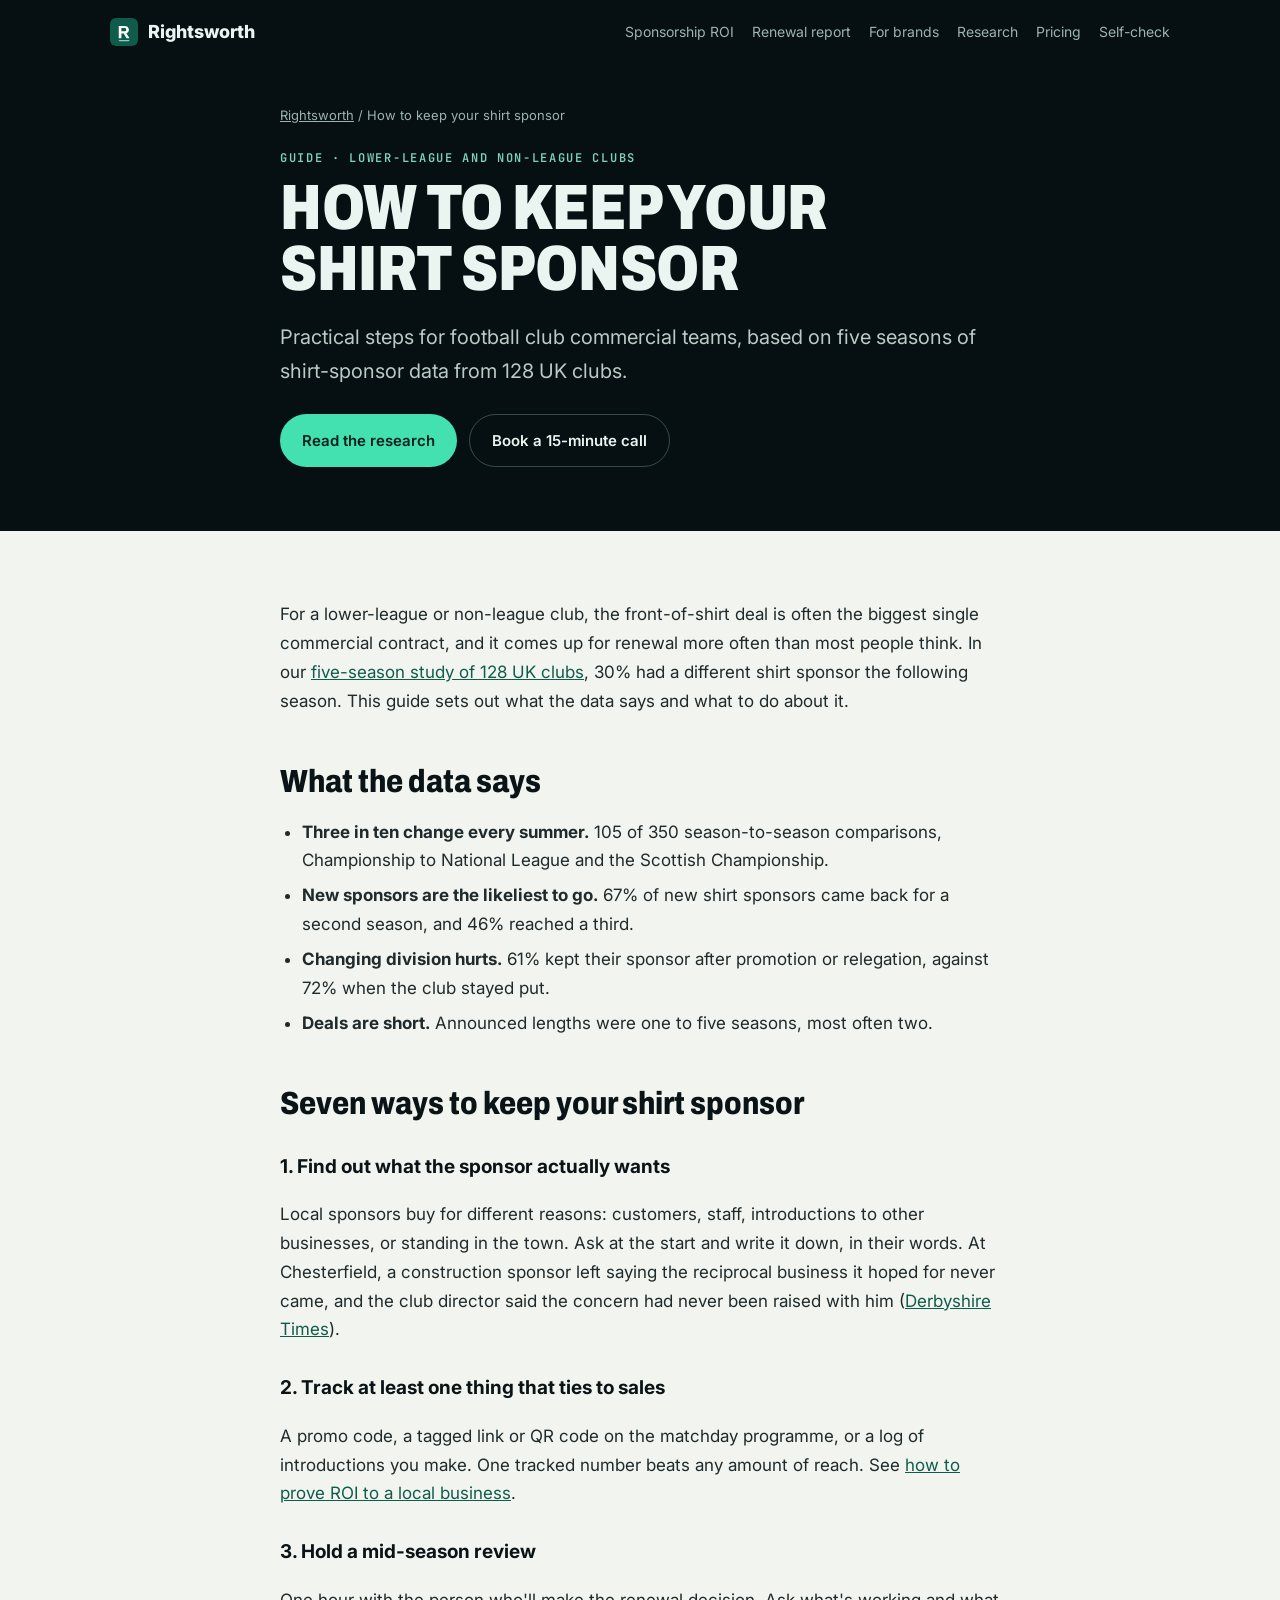
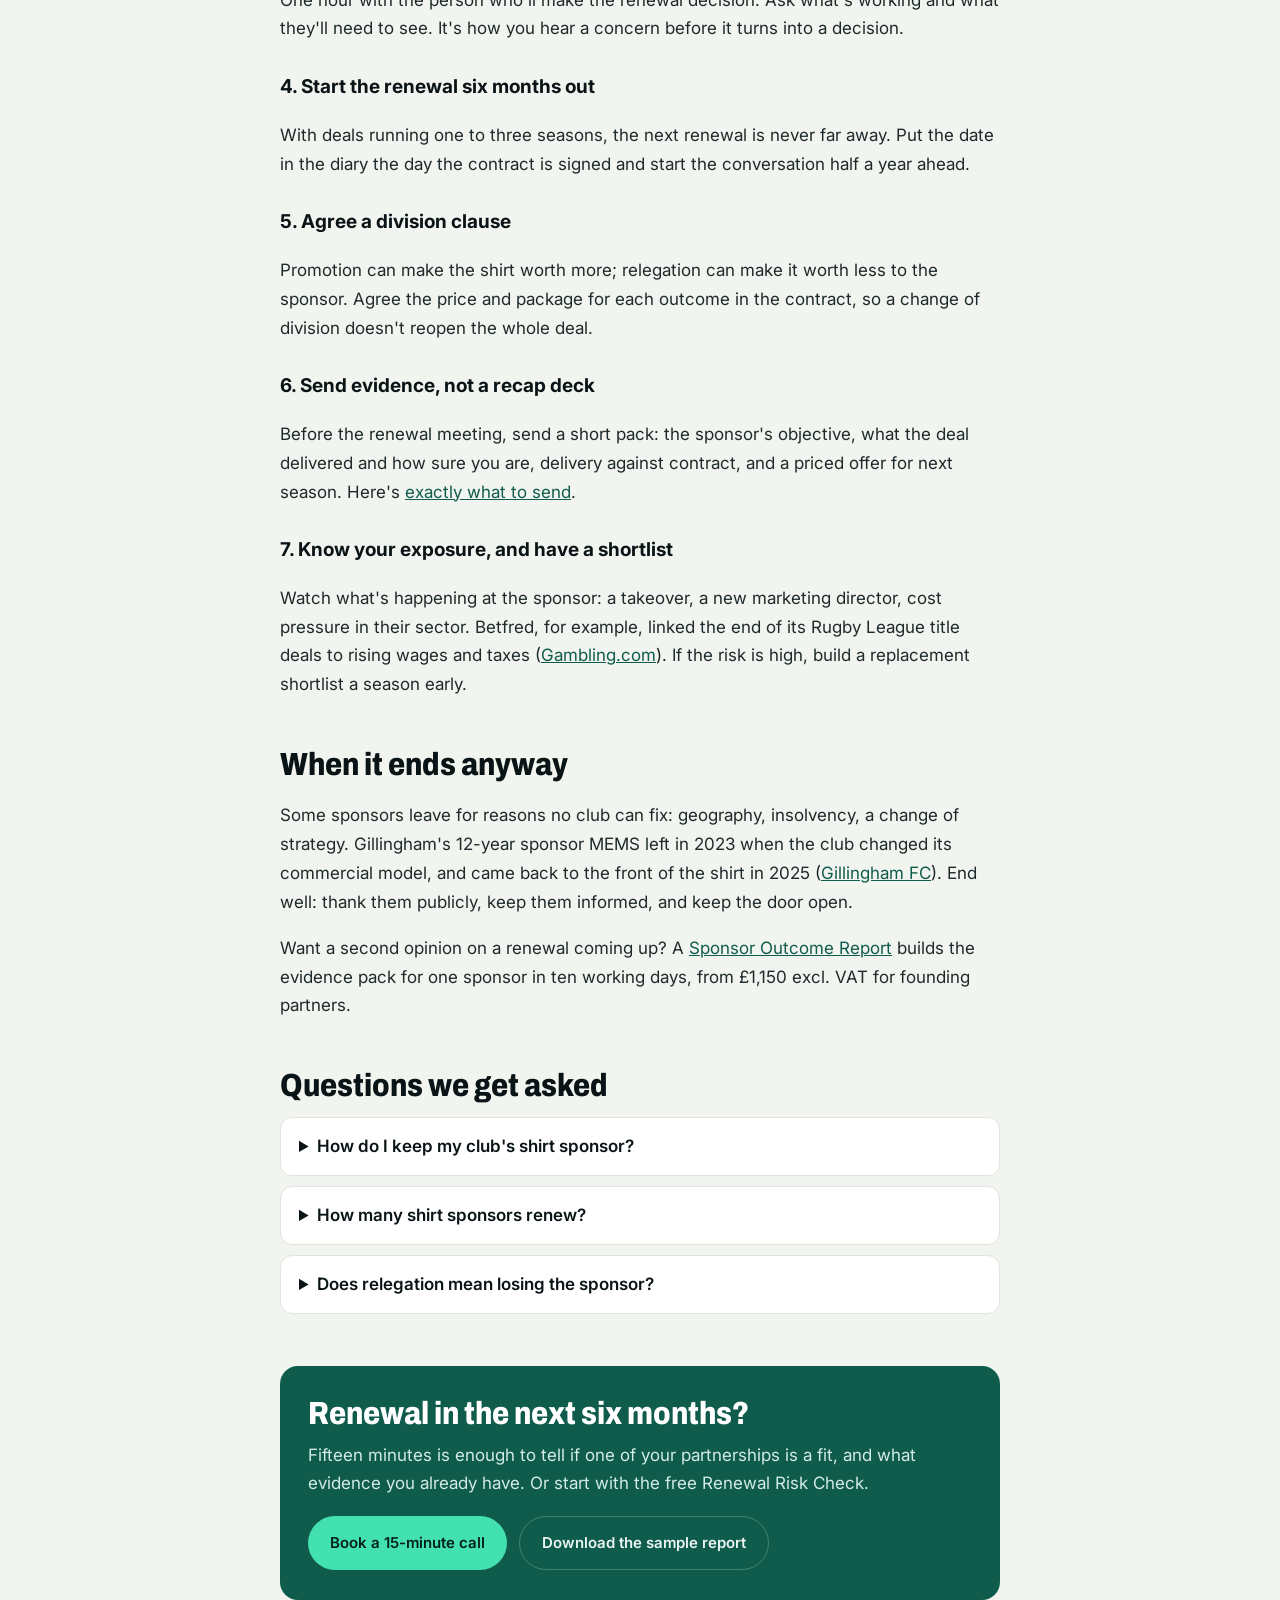
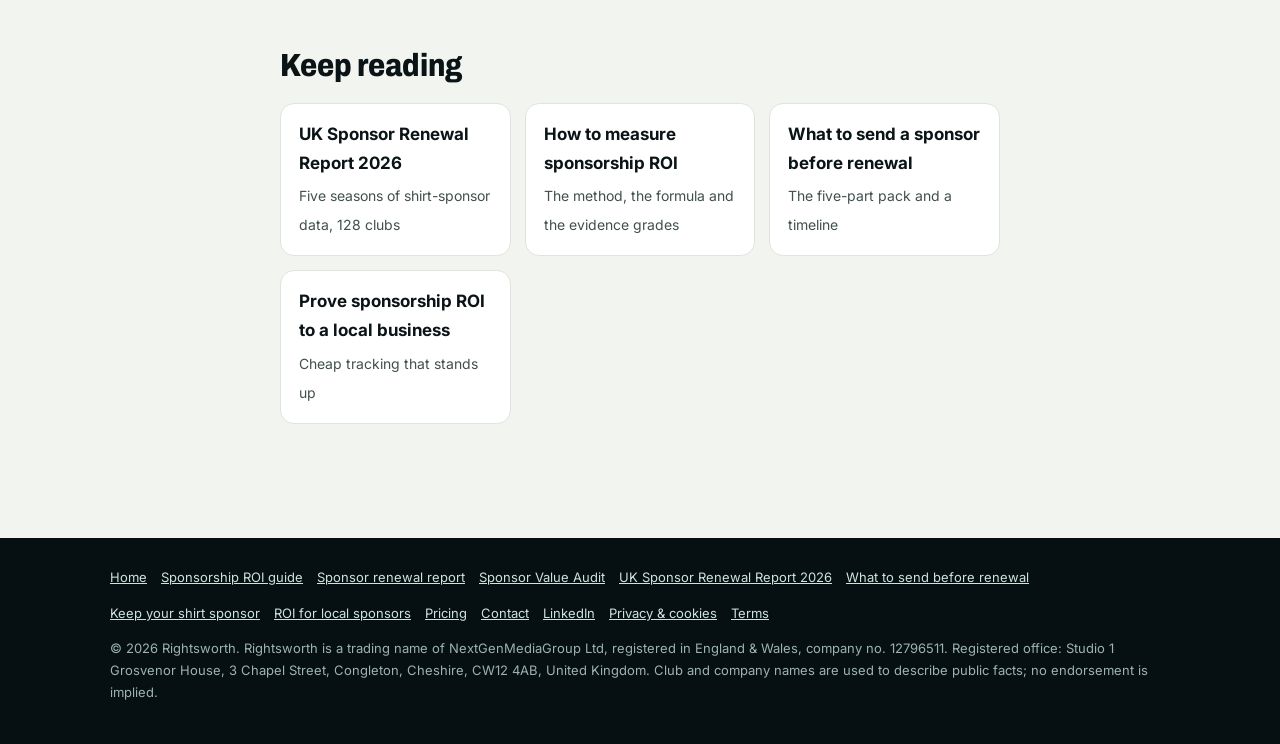
<file: keep-your-shirt-sponsor/index.html>
<!doctype html>
<html lang="en-GB">
<head>
<meta charset="utf-8">
<meta name="viewport" content="width=device-width,initial-scale=1">
<title>How to Keep Your Shirt Sponsor: Guide for Clubs | Rightsworth</title>
<meta name="description" content="Three in ten UK lower-league clubs change shirt sponsor each summer. Seven practical ways to keep yours, from the first conversation to the renewal meeting.">
<link rel="canonical" href="https://rightsworth.com/keep-your-shirt-sponsor/">
<meta name="theme-color" content="#071113">
<link rel="icon" href="/favicon.svg" type="image/svg+xml">
<link rel="apple-touch-icon" href="/apple-touch-icon.png">
<meta property="og:type" content="article">
<meta property="og:site_name" content="Rightsworth">
<meta property="og:locale" content="en_GB">
<meta property="og:url" content="https://rightsworth.com/keep-your-shirt-sponsor/">
<meta property="og:title" content="How to Keep Your Shirt Sponsor: Guide for Clubs | Rightsworth">
<meta property="og:description" content="Three in ten UK lower-league clubs change shirt sponsor each summer. Seven practical ways to keep yours, from the first conversation to the renewal meeting.">
<meta property="og:image" content="https://rightsworth.com/og-image.png">
<meta property="og:image:width" content="1200">
<meta property="og:image:height" content="630">
<meta property="og:image:alt" content="Rightsworth: prove what your sponsorship is worth">
<meta name="twitter:card" content="summary_large_image">
<link rel="preconnect" href="https://fonts.googleapis.com"><link rel="preconnect" href="https://fonts.gstatic.com" crossorigin><link href="https://fonts.googleapis.com/css2?family=Archivo:wdth,wght@62..125,700..900&family=Inter:wght@400;600;700&family=JetBrains+Mono:wght@600&display=swap" rel="stylesheet">
<link rel="stylesheet" href="/pages.css">
<script type="application/ld+json">
{
 "@context": "https://schema.org",
 "@graph": [
  {
   "@type": "BreadcrumbList",
   "itemListElement": [
    {
     "@type": "ListItem",
     "position": 1,
     "name": "Rightsworth",
     "item": "https://rightsworth.com/"
    },
    {
     "@type": "ListItem",
     "position": 2,
     "name": "How to keep your shirt sponsor",
     "item": "https://rightsworth.com/keep-your-shirt-sponsor/"
    }
   ]
  },
  {
   "@type": "Article",
   "headline": "How to keep your shirt sponsor",
   "description": "Three in ten UK lower-league clubs change shirt sponsor each summer. Seven practical ways to keep yours, from the first conversation to the renewal meeting.",
   "url": "https://rightsworth.com/keep-your-shirt-sponsor/",
   "inLanguage": "en-GB",
   "datePublished": "2026-11-14",
   "dateModified": "2026-11-14",
   "author": {
    "@type": "Organization",
    "name": "Rightsworth",
    "url": "https://rightsworth.com/"
   },
   "publisher": {
    "@id": "https://rightsworth.com/#org"
   },
   "image": "https://rightsworth.com/og-image.png"
  },
  {
   "@type": "FAQPage",
   "mainEntity": [
    {
     "@type": "Question",
     "name": "How do I keep my club's shirt sponsor?",
     "acceptedAnswer": {
      "@type": "Answer",
      "text": "Agree what the sponsor wants at the start, track at least one thing that ties to sales, review mid-season, start the renewal six months out, agree a division clause and send an evidence pack before the renewal meeting."
     }
    },
    {
     "@type": "Question",
     "name": "How many shirt sponsors renew?",
     "acceptedAnswer": {
      "@type": "Answer",
      "text": "In our data for five UK leagues, 70% of clubs kept the same front-of-shirt sponsor from one season to the next, and 67% of new sponsors came back for a second season."
     }
    },
    {
     "@type": "Question",
     "name": "Does relegation mean losing the sponsor?",
     "acceptedAnswer": {
      "@type": "Answer",
      "text": "Not always, but it raises the risk: 61% of clubs that changed division kept their sponsor, against 72% that stayed put."
     }
    }
   ]
  },
  {
   "@type": "Organization",
   "@id": "https://rightsworth.com/#org",
   "name": "Rightsworth",
   "url": "https://rightsworth.com/",
   "legalName": "NextGenMediaGroup Ltd",
   "logo": "https://rightsworth.com/apple-touch-icon.png",
   "sameAs": [
    "https://www.linkedin.com/company/rightsworth/"
   ]
  }
 ]
}
</script>
</head>
<body>
<header class="ph"><div class="w"><a href="/" class="lg"><img src="/favicon.svg" alt="" width="28" height="28">Rightsworth</a><nav class="pn" aria-label="Main"><a href="/sponsorship-roi/">Sponsorship ROI</a><a href="/sponsor-renewal-report/">Renewal report</a><a href="/sponsor-value-audit/">For brands</a><a href="/uk-sponsor-renewal-report-2026/">Research</a><a href="/#pricing">Pricing</a><a href="/#check">Self-check</a></nav></div></header>
<section class="hero"><div class="w n">
<p class="crumb"><a href="/">Rightsworth</a> / How to keep your shirt sponsor</p>
<p class="eb">Guide &middot; Lower-league and non-league clubs</p>
<h1>How to keep your shirt sponsor</h1>
<p class="lead">Practical steps for football club commercial teams, based on five seasons of shirt-sponsor data from 128 UK clubs.</p>
<div class="btns"><a class="btn bp" href="/uk-sponsor-renewal-report-2026/">Read the research</a><a class="btn bg" href="mailto:raymond@rightsworth.com?subject=Keep%20our%20shirt%20sponsor">Book a 15-minute call</a></div>
</div></section>
<main class="doc"><div class="w n">

<p>For a lower-league or non-league club, the front-of-shirt deal is often the biggest single commercial contract, and it comes up for renewal more often than most people think. In our <a href="/uk-sponsor-renewal-report-2026/">five-season study of 128 UK clubs</a>, 30% had a different shirt sponsor the following season. This guide sets out what the data says and what to do about it.</p>

<h2>What the data says</h2>
<ul>
<li><b>Three in ten change every summer.</b> 105 of 350 season-to-season comparisons, Championship to National League and the Scottish Championship.</li>
<li><b>New sponsors are the likeliest to go.</b> 67% of new shirt sponsors came back for a second season, and 46% reached a third.</li>
<li><b>Changing division hurts.</b> 61% kept their sponsor after promotion or relegation, against 72% when the club stayed put.</li>
<li><b>Deals are short.</b> Announced lengths were one to five seasons, most often two.</li>
</ul>

<h2>Seven ways to keep your shirt sponsor</h2>
<h3>1. Find out what the sponsor actually wants</h3>
<p>Local sponsors buy for different reasons: customers, staff, introductions to other businesses, or standing in the town. Ask at the start and write it down, in their words. At Chesterfield, a construction sponsor left saying the reciprocal business it hoped for never came, and the club director said the concern had never been raised with him (<a href="https://www.derbyshiretimes.co.uk/sport/football/chesterfield-sponsor-wont-renew-due-frustrations-field-issues-spireites-talks-potential-replacement-43858" rel="noopener">Derbyshire Times</a>).</p>
<h3>2. Track at least one thing that ties to sales</h3>
<p>A promo code, a tagged link or QR code on the matchday programme, or a log of introductions you make. One tracked number beats any amount of reach. See <a href="/prove-sponsorship-roi-to-a-local-business/">how to prove ROI to a local business</a>.</p>
<h3>3. Hold a mid-season review</h3>
<p>One hour with the person who'll make the renewal decision. Ask what's working and what they'll need to see. It's how you hear a concern before it turns into a decision.</p>
<h3>4. Start the renewal six months out</h3>
<p>With deals running one to three seasons, the next renewal is never far away. Put the date in the diary the day the contract is signed and start the conversation half a year ahead.</p>
<h3>5. Agree a division clause</h3>
<p>Promotion can make the shirt worth more; relegation can make it worth less to the sponsor. Agree the price and package for each outcome in the contract, so a change of division doesn't reopen the whole deal.</p>
<h3>6. Send evidence, not a recap deck</h3>
<p>Before the renewal meeting, send a short pack: the sponsor's objective, what the deal delivered and how sure you are, delivery against contract, and a priced offer for next season. Here's <a href="/what-to-send-a-sponsor-before-renewal/">exactly what to send</a>.</p>
<h3>7. Know your exposure, and have a shortlist</h3>
<p>Watch what's happening at the sponsor: a takeover, a new marketing director, cost pressure in their sector. Betfred, for example, linked the end of its Rugby League title deals to rising wages and taxes (<a href="https://www.gambling.com/uk/news/betfred-to-end-rugby-league-sponsorship-due-to-tax-rises" rel="noopener">Gambling.com</a>). If the risk is high, build a replacement shortlist a season early.</p>

<h2>When it ends anyway</h2>
<p>Some sponsors leave for reasons no club can fix: geography, insolvency, a change of strategy. Gillingham's 12-year sponsor MEMS left in 2023 when the club changed its commercial model, and came back to the front of the shirt in 2025 (<a href="https://www.gillinghamfootballclub.com/news/mems-power-generation-returns-front-gillingham-fc-shirts" rel="noopener">Gillingham FC</a>). End well: thank them publicly, keep them informed, and keep the door open.</p>
<p>Want a second opinion on a renewal coming up? A <a href="/sponsor-renewal-report/">Sponsor Outcome Report</a> builds the evidence pack for one sponsor in ten working days, from £1,150 excl. VAT for founding partners.</p>

<h2>Questions we get asked</h2><details><summary>How do I keep my club's shirt sponsor?</summary><p>Agree what the sponsor wants at the start, track at least one thing that ties to sales, review mid-season, start the renewal six months out, agree a division clause and send an evidence pack before the renewal meeting.</p></details><details><summary>How many shirt sponsors renew?</summary><p>In our data for five UK leagues, 70% of clubs kept the same front-of-shirt sponsor from one season to the next, and 67% of new sponsors came back for a second season.</p></details><details><summary>Does relegation mean losing the sponsor?</summary><p>Not always, but it raises the risk: 61% of clubs that changed division kept their sponsor, against 72% that stayed put.</p></details>
<div class="cta"><h2>Renewal in the next six months?</h2><p>Fifteen minutes is enough to tell if one of your partnerships is a fit, and what evidence you already have. Or start with the free Renewal Risk Check.</p><div class="btns"><a class="btn bp" href="mailto:raymond@rightsworth.com?subject=Book%20a%2015-minute%20call">Book a 15-minute call</a><a class="btn bg" href="/rightsworth-sample-report.pdf">Download the sample report</a></div></div>
<h2>Keep reading</h2>
<div class="rel"><a href="/uk-sponsor-renewal-report-2026/"><b>UK Sponsor Renewal Report 2026</b><span>Five seasons of shirt-sponsor data, 128 clubs</span></a><a href="/sponsorship-roi/"><b>How to measure sponsorship ROI</b><span>The method, the formula and the evidence grades</span></a><a href="/what-to-send-a-sponsor-before-renewal/"><b>What to send a sponsor before renewal</b><span>The five-part pack and a timeline</span></a><a href="/prove-sponsorship-roi-to-a-local-business/"><b>Prove sponsorship ROI to a local business</b><span>Cheap tracking that stands up</span></a></div>
</div></main>
<footer class="pf"><div class="w"><nav aria-label="Footer"><a href="/">Home</a><a href="/sponsorship-roi/">Sponsorship ROI guide</a><a href="/sponsor-renewal-report/">Sponsor renewal report</a><a href="/sponsor-value-audit/">Sponsor Value Audit</a><a href="/uk-sponsor-renewal-report-2026/">UK Sponsor Renewal Report 2026</a><a href="/what-to-send-a-sponsor-before-renewal/">What to send before renewal</a><a href="/keep-your-shirt-sponsor/">Keep your shirt sponsor</a><a href="/prove-sponsorship-roi-to-a-local-business/">ROI for local sponsors</a><a href="/#pricing">Pricing</a><a href="mailto:raymond@rightsworth.com">Contact</a><a href="https://www.linkedin.com/company/rightsworth/" rel="noopener">LinkedIn</a><a href="/privacy.html">Privacy &amp; cookies</a><a href="/terms.html">Terms</a></nav>
<p>&copy; 2026 Rightsworth. Rightsworth is a trading name of NextGenMediaGroup Ltd, registered in England &amp; Wales, company no. 12796511. Registered office: Studio 1 Grosvenor House, 3 Chapel Street, Congleton, Cheshire, CW12 4AB, United Kingdom. Club and company names are used to describe public facts; no endorsement is implied.</p></div></footer>
</body>
</html>
</file>
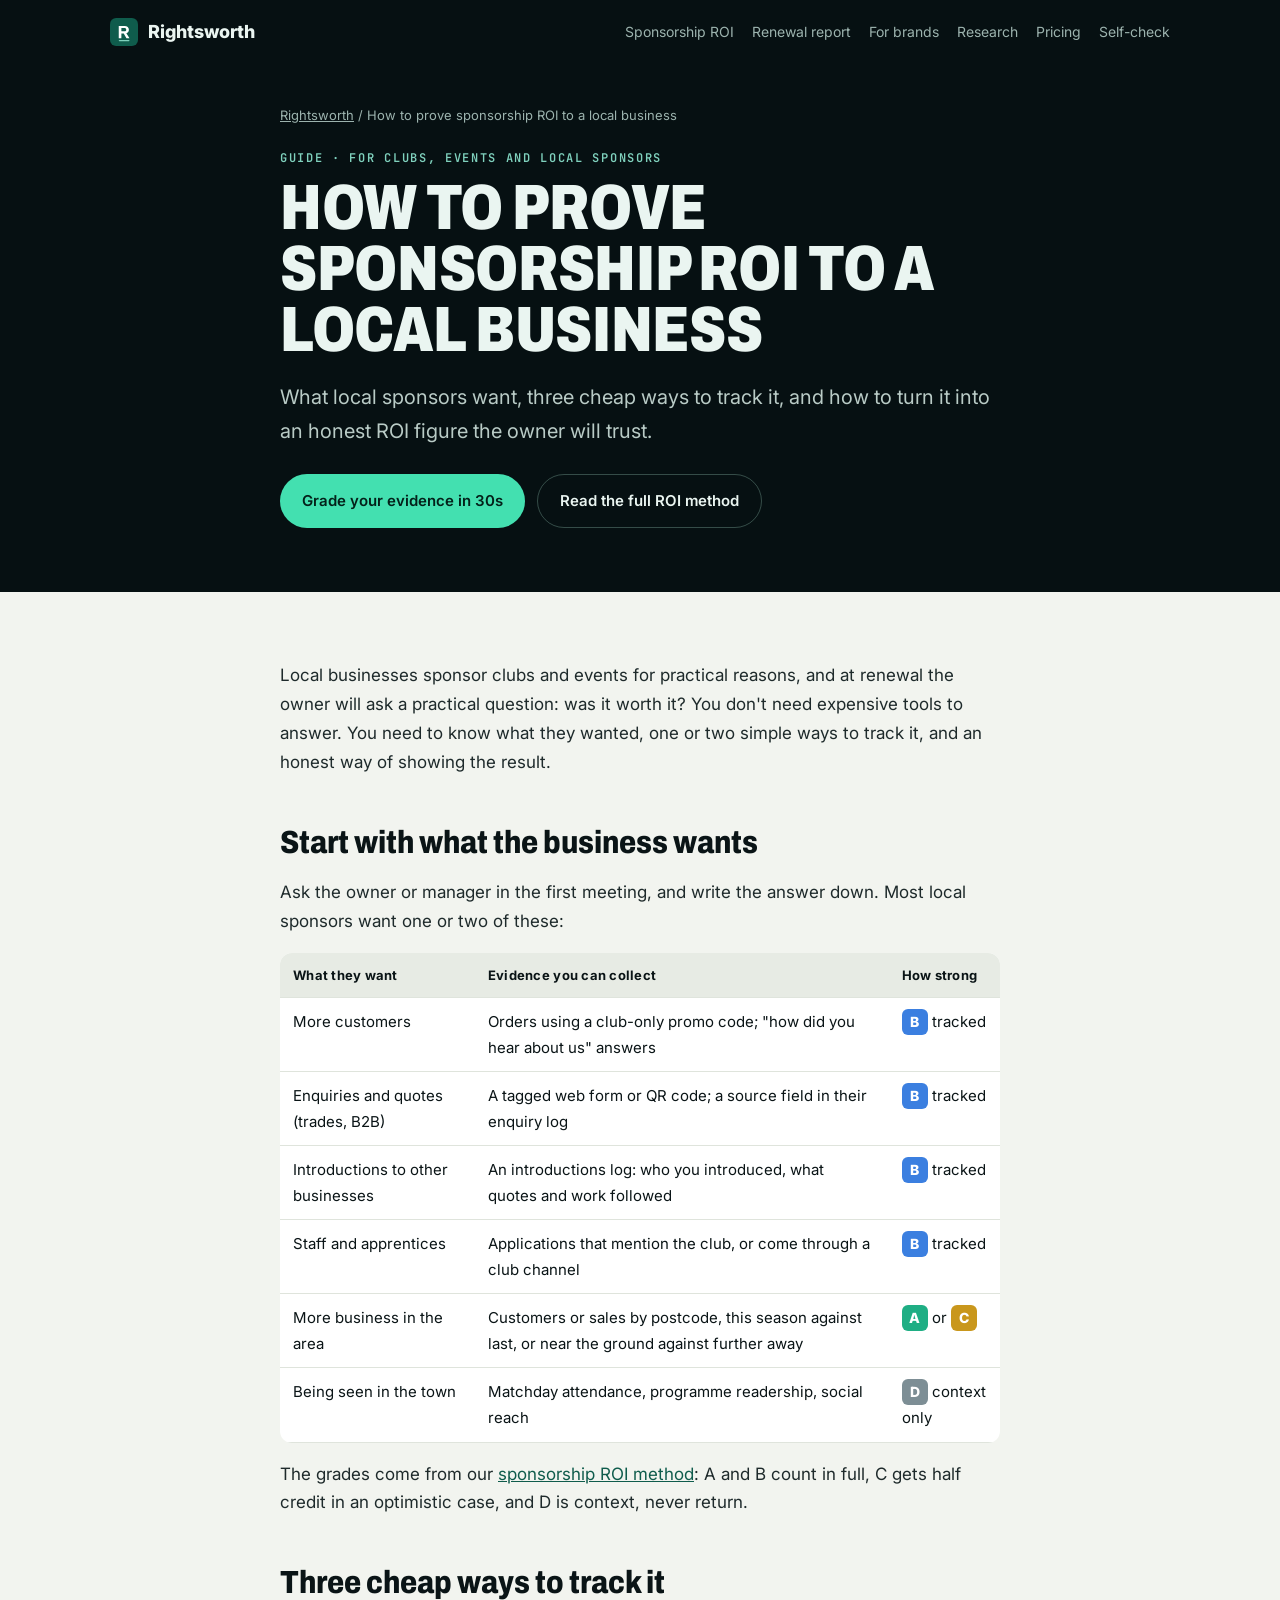
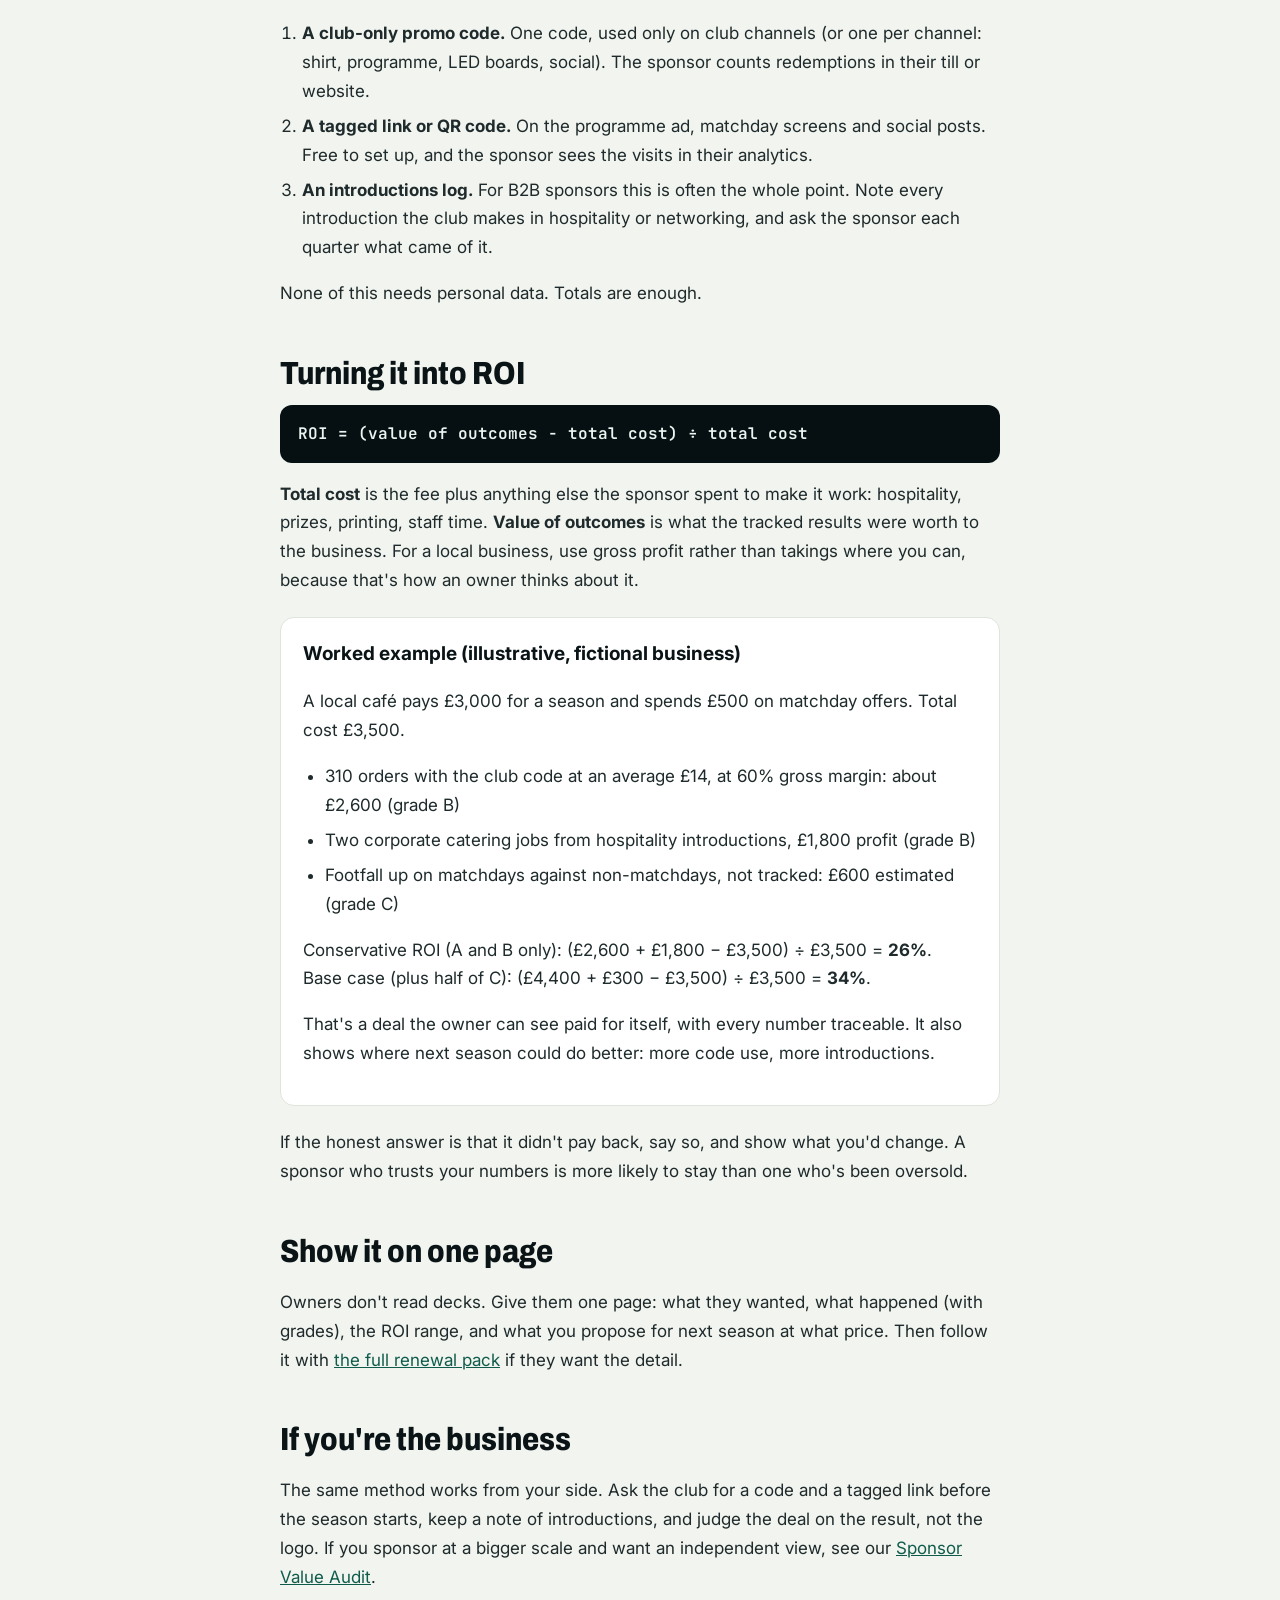
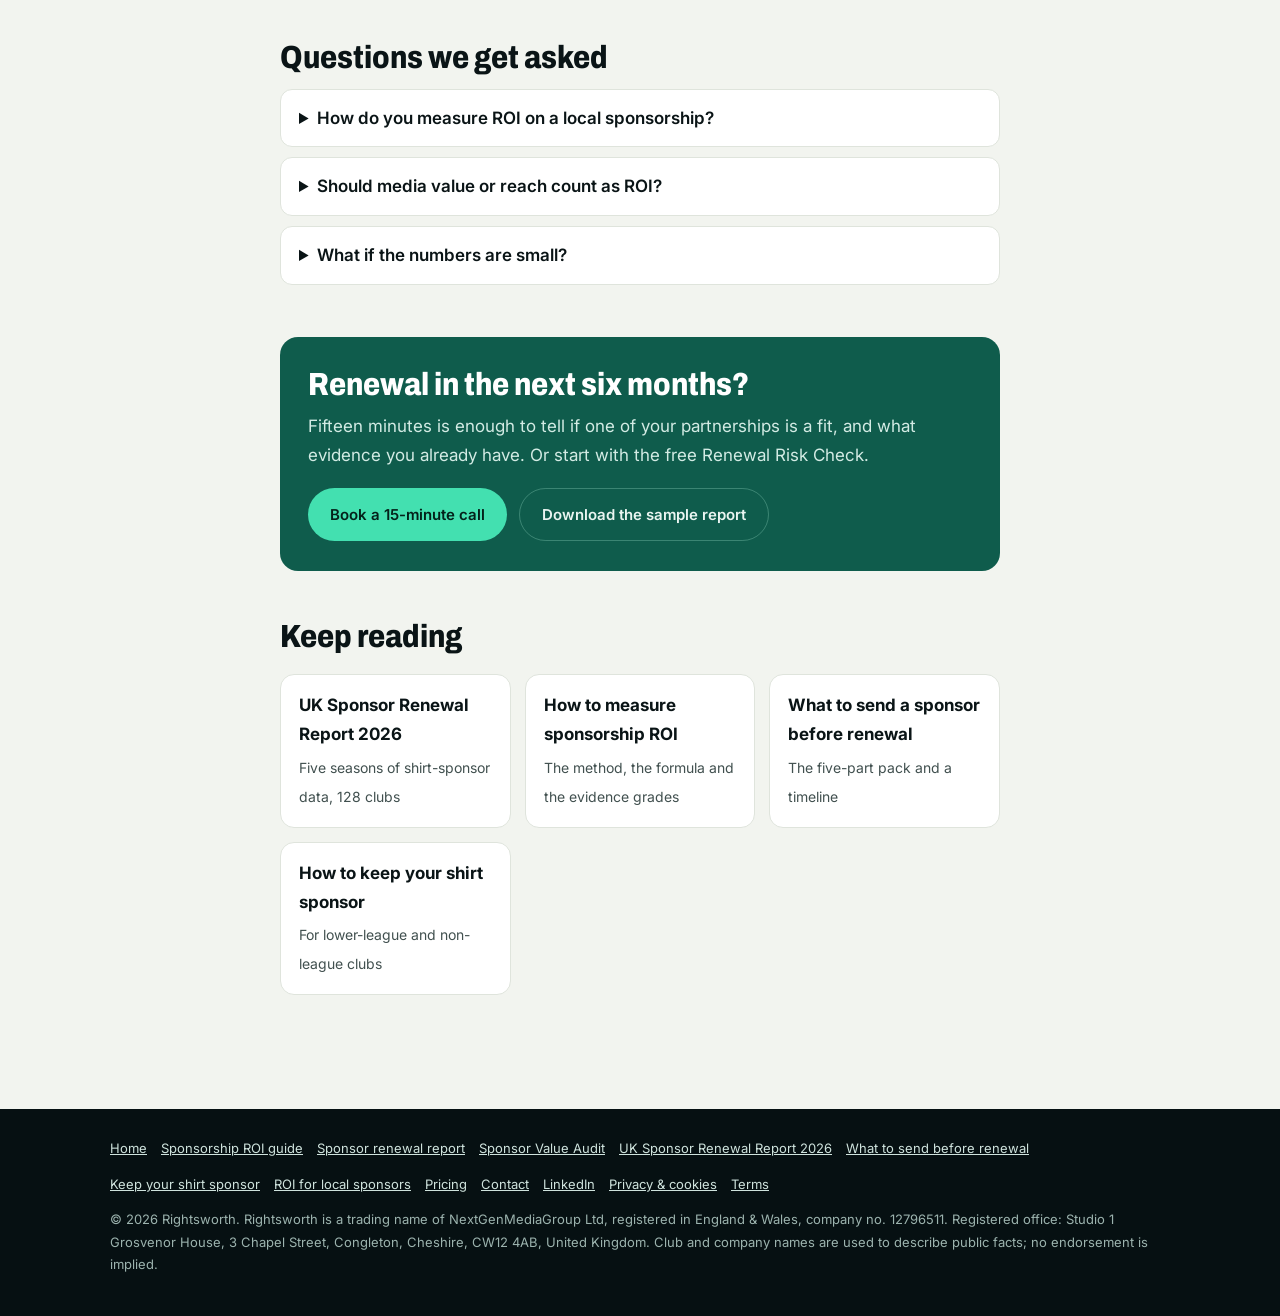
<file: prove-sponsorship-roi-to-a-local-business/index.html>
<!doctype html>
<html lang="en-GB">
<head>
<meta charset="utf-8">
<meta name="viewport" content="width=device-width,initial-scale=1">
<title>How to Prove Sponsorship ROI to a Local Business | Rightsworth</title>
<meta name="description" content="Prove sponsorship ROI to a local business sponsor with a promo code, a tagged link and an introductions log. UK guide with a worked example in pounds.">
<link rel="canonical" href="https://rightsworth.com/prove-sponsorship-roi-to-a-local-business/">
<meta name="theme-color" content="#071113">
<link rel="icon" href="/favicon.svg" type="image/svg+xml">
<link rel="apple-touch-icon" href="/apple-touch-icon.png">
<meta property="og:type" content="article">
<meta property="og:site_name" content="Rightsworth">
<meta property="og:locale" content="en_GB">
<meta property="og:url" content="https://rightsworth.com/prove-sponsorship-roi-to-a-local-business/">
<meta property="og:title" content="How to Prove Sponsorship ROI to a Local Business | Rightsworth">
<meta property="og:description" content="Prove sponsorship ROI to a local business sponsor with a promo code, a tagged link and an introductions log. UK guide with a worked example in pounds.">
<meta property="og:image" content="https://rightsworth.com/og-image.png">
<meta property="og:image:width" content="1200">
<meta property="og:image:height" content="630">
<meta property="og:image:alt" content="Rightsworth: prove what your sponsorship is worth">
<meta name="twitter:card" content="summary_large_image">
<link rel="preconnect" href="https://fonts.googleapis.com"><link rel="preconnect" href="https://fonts.gstatic.com" crossorigin><link href="https://fonts.googleapis.com/css2?family=Archivo:wdth,wght@62..125,700..900&family=Inter:wght@400;600;700&family=JetBrains+Mono:wght@600&display=swap" rel="stylesheet">
<link rel="stylesheet" href="/pages.css">
<script type="application/ld+json">
{
 "@context": "https://schema.org",
 "@graph": [
  {
   "@type": "BreadcrumbList",
   "itemListElement": [
    {
     "@type": "ListItem",
     "position": 1,
     "name": "Rightsworth",
     "item": "https://rightsworth.com/"
    },
    {
     "@type": "ListItem",
     "position": 2,
     "name": "How to prove sponsorship ROI to a local business",
     "item": "https://rightsworth.com/prove-sponsorship-roi-to-a-local-business/"
    }
   ]
  },
  {
   "@type": "Article",
   "headline": "How to prove sponsorship ROI to a local business",
   "description": "Prove sponsorship ROI to a local business sponsor with a promo code, a tagged link and an introductions log. UK guide with a worked example in pounds.",
   "url": "https://rightsworth.com/prove-sponsorship-roi-to-a-local-business/",
   "inLanguage": "en-GB",
   "datePublished": "2026-11-14",
   "dateModified": "2026-11-14",
   "author": {
    "@type": "Organization",
    "name": "Rightsworth",
    "url": "https://rightsworth.com/"
   },
   "publisher": {
    "@id": "https://rightsworth.com/#org"
   },
   "image": "https://rightsworth.com/og-image.png"
  },
  {
   "@type": "FAQPage",
   "mainEntity": [
    {
     "@type": "Question",
     "name": "How do you measure ROI on a local sponsorship?",
     "acceptedAnswer": {
      "@type": "Answer",
      "text": "Agree what the business wants, track it with a club-only promo code, a tagged link or QR code, or an introductions log, then compare the value of those outcomes with the full cost of the deal."
     }
    },
    {
     "@type": "Question",
     "name": "Should media value or reach count as ROI?",
     "acceptedAnswer": {
      "@type": "Answer",
      "text": "No. Reach shows the sponsor was seen, which is worth reporting as context, but it isn't money the business made."
     }
    },
    {
     "@type": "Question",
     "name": "What if the numbers are small?",
     "acceptedAnswer": {
      "@type": "Answer",
      "text": "Show them anyway, graded honestly. A small, well-evidenced return is more persuasive than a big unexplained one, and it shows where next season can improve."
     }
    }
   ]
  },
  {
   "@type": "Organization",
   "@id": "https://rightsworth.com/#org",
   "name": "Rightsworth",
   "url": "https://rightsworth.com/",
   "legalName": "NextGenMediaGroup Ltd",
   "logo": "https://rightsworth.com/apple-touch-icon.png",
   "sameAs": [
    "https://www.linkedin.com/company/rightsworth/"
   ]
  }
 ]
}
</script>
</head>
<body>
<header class="ph"><div class="w"><a href="/" class="lg"><img src="/favicon.svg" alt="" width="28" height="28">Rightsworth</a><nav class="pn" aria-label="Main"><a href="/sponsorship-roi/">Sponsorship ROI</a><a href="/sponsor-renewal-report/">Renewal report</a><a href="/sponsor-value-audit/">For brands</a><a href="/uk-sponsor-renewal-report-2026/">Research</a><a href="/#pricing">Pricing</a><a href="/#check">Self-check</a></nav></div></header>
<section class="hero"><div class="w n">
<p class="crumb"><a href="/">Rightsworth</a> / How to prove sponsorship ROI to a local business</p>
<p class="eb">Guide &middot; For clubs, events and local sponsors</p>
<h1>How to prove sponsorship ROI to a local business</h1>
<p class="lead">What local sponsors want, three cheap ways to track it, and how to turn it into an honest ROI figure the owner will trust.</p>
<div class="btns"><a class="btn bp" href="/#check">Grade your evidence in 30s</a><a class="btn bg" href="/sponsorship-roi/">Read the full ROI method</a></div>
</div></section>
<main class="doc"><div class="w n">

<p>Local businesses sponsor clubs and events for practical reasons, and at renewal the owner will ask a practical question: was it worth it? You don't need expensive tools to answer. You need to know what they wanted, one or two simple ways to track it, and an honest way of showing the result.</p>

<h2>Start with what the business wants</h2>
<p>Ask the owner or manager in the first meeting, and write the answer down. Most local sponsors want one or two of these:</p>
<table><thead><tr><th>What they want</th><th>Evidence you can collect</th><th>How strong</th></tr></thead><tbody>
<tr><td>More customers</td><td>Orders using a club-only promo code; "how did you hear about us" answers</td><td><span class="g gB">B</span> tracked</td></tr>
<tr><td>Enquiries and quotes (trades, B2B)</td><td>A tagged web form or QR code; a source field in their enquiry log</td><td><span class="g gB">B</span> tracked</td></tr>
<tr><td>Introductions to other businesses</td><td>An introductions log: who you introduced, what quotes and work followed</td><td><span class="g gB">B</span> tracked</td></tr>
<tr><td>Staff and apprentices</td><td>Applications that mention the club, or come through a club channel</td><td><span class="g gB">B</span> tracked</td></tr>
<tr><td>More business in the area</td><td>Customers or sales by postcode, this season against last, or near the ground against further away</td><td><span class="g gA">A</span> or <span class="g gC">C</span></td></tr>
<tr><td>Being seen in the town</td><td>Matchday attendance, programme readership, social reach</td><td><span class="g gD">D</span> context only</td></tr>
</tbody></table>
<p>The grades come from our <a href="/sponsorship-roi/">sponsorship ROI method</a>: A and B count in full, C gets half credit in an optimistic case, and D is context, never return.</p>

<h2>Three cheap ways to track it</h2>
<ol>
<li><b>A club-only promo code.</b> One code, used only on club channels (or one per channel: shirt, programme, LED boards, social). The sponsor counts redemptions in their till or website.</li>
<li><b>A tagged link or QR code.</b> On the programme ad, matchday screens and social posts. Free to set up, and the sponsor sees the visits in their analytics.</li>
<li><b>An introductions log.</b> For B2B sponsors this is often the whole point. Note every introduction the club makes in hospitality or networking, and ask the sponsor each quarter what came of it.</li>
</ol>
<p>None of this needs personal data. Totals are enough.</p>

<h2>Turning it into ROI</h2>
<div class="formula">ROI = (value of outcomes &minus; total cost) &divide; total cost</div>
<p><b>Total cost</b> is the fee plus anything else the sponsor spent to make it work: hospitality, prizes, printing, staff time. <b>Value of outcomes</b> is what the tracked results were worth to the business. For a local business, use gross profit rather than takings where you can, because that's how an owner thinks about it.</p>
<div class="box"><h3>Worked example (illustrative, fictional business)</h3>
<p>A local café pays £3,000 for a season and spends £500 on matchday offers. Total cost £3,500.</p>
<ul><li>310 orders with the club code at an average £14, at 60% gross margin: about £2,600 (grade B)</li>
<li>Two corporate catering jobs from hospitality introductions, £1,800 profit (grade B)</li>
<li>Footfall up on matchdays against non-matchdays, not tracked: £600 estimated (grade C)</li></ul>
<p>Conservative ROI (A and B only): (£2,600 + £1,800 &minus; £3,500) &divide; £3,500 = <b>26%</b>.<br>
Base case (plus half of C): (£4,400 + £300 &minus; £3,500) &divide; £3,500 = <b>34%</b>.</p>
<p>That's a deal the owner can see paid for itself, with every number traceable. It also shows where next season could do better: more code use, more introductions.</p></div>
<p>If the honest answer is that it didn't pay back, say so, and show what you'd change. A sponsor who trusts your numbers is more likely to stay than one who's been oversold.</p>

<h2>Show it on one page</h2>
<p>Owners don't read decks. Give them one page: what they wanted, what happened (with grades), the ROI range, and what you propose for next season at what price. Then follow it with <a href="/what-to-send-a-sponsor-before-renewal/">the full renewal pack</a> if they want the detail.</p>

<h2>If you're the business</h2>
<p>The same method works from your side. Ask the club for a code and a tagged link before the season starts, keep a note of introductions, and judge the deal on the result, not the logo. If you sponsor at a bigger scale and want an independent view, see our <a href="/sponsor-value-audit/">Sponsor Value Audit</a>.</p>

<h2>Questions we get asked</h2><details><summary>How do you measure ROI on a local sponsorship?</summary><p>Agree what the business wants, track it with a club-only promo code, a tagged link or QR code, or an introductions log, then compare the value of those outcomes with the full cost of the deal.</p></details><details><summary>Should media value or reach count as ROI?</summary><p>No. Reach shows the sponsor was seen, which is worth reporting as context, but it isn't money the business made.</p></details><details><summary>What if the numbers are small?</summary><p>Show them anyway, graded honestly. A small, well-evidenced return is more persuasive than a big unexplained one, and it shows where next season can improve.</p></details>
<div class="cta"><h2>Renewal in the next six months?</h2><p>Fifteen minutes is enough to tell if one of your partnerships is a fit, and what evidence you already have. Or start with the free Renewal Risk Check.</p><div class="btns"><a class="btn bp" href="mailto:raymond@rightsworth.com?subject=Book%20a%2015-minute%20call">Book a 15-minute call</a><a class="btn bg" href="/rightsworth-sample-report.pdf">Download the sample report</a></div></div>
<h2>Keep reading</h2>
<div class="rel"><a href="/uk-sponsor-renewal-report-2026/"><b>UK Sponsor Renewal Report 2026</b><span>Five seasons of shirt-sponsor data, 128 clubs</span></a><a href="/sponsorship-roi/"><b>How to measure sponsorship ROI</b><span>The method, the formula and the evidence grades</span></a><a href="/what-to-send-a-sponsor-before-renewal/"><b>What to send a sponsor before renewal</b><span>The five-part pack and a timeline</span></a><a href="/keep-your-shirt-sponsor/"><b>How to keep your shirt sponsor</b><span>For lower-league and non-league clubs</span></a></div>
</div></main>
<footer class="pf"><div class="w"><nav aria-label="Footer"><a href="/">Home</a><a href="/sponsorship-roi/">Sponsorship ROI guide</a><a href="/sponsor-renewal-report/">Sponsor renewal report</a><a href="/sponsor-value-audit/">Sponsor Value Audit</a><a href="/uk-sponsor-renewal-report-2026/">UK Sponsor Renewal Report 2026</a><a href="/what-to-send-a-sponsor-before-renewal/">What to send before renewal</a><a href="/keep-your-shirt-sponsor/">Keep your shirt sponsor</a><a href="/prove-sponsorship-roi-to-a-local-business/">ROI for local sponsors</a><a href="/#pricing">Pricing</a><a href="mailto:raymond@rightsworth.com">Contact</a><a href="https://www.linkedin.com/company/rightsworth/" rel="noopener">LinkedIn</a><a href="/privacy.html">Privacy &amp; cookies</a><a href="/terms.html">Terms</a></nav>
<p>&copy; 2026 Rightsworth. Rightsworth is a trading name of NextGenMediaGroup Ltd, registered in England &amp; Wales, company no. 12796511. Registered office: Studio 1 Grosvenor House, 3 Chapel Street, Congleton, Cheshire, CW12 4AB, United Kingdom. Club and company names are used to describe public facts; no endorsement is implied.</p></div></footer>
</body>
</html>
</file>
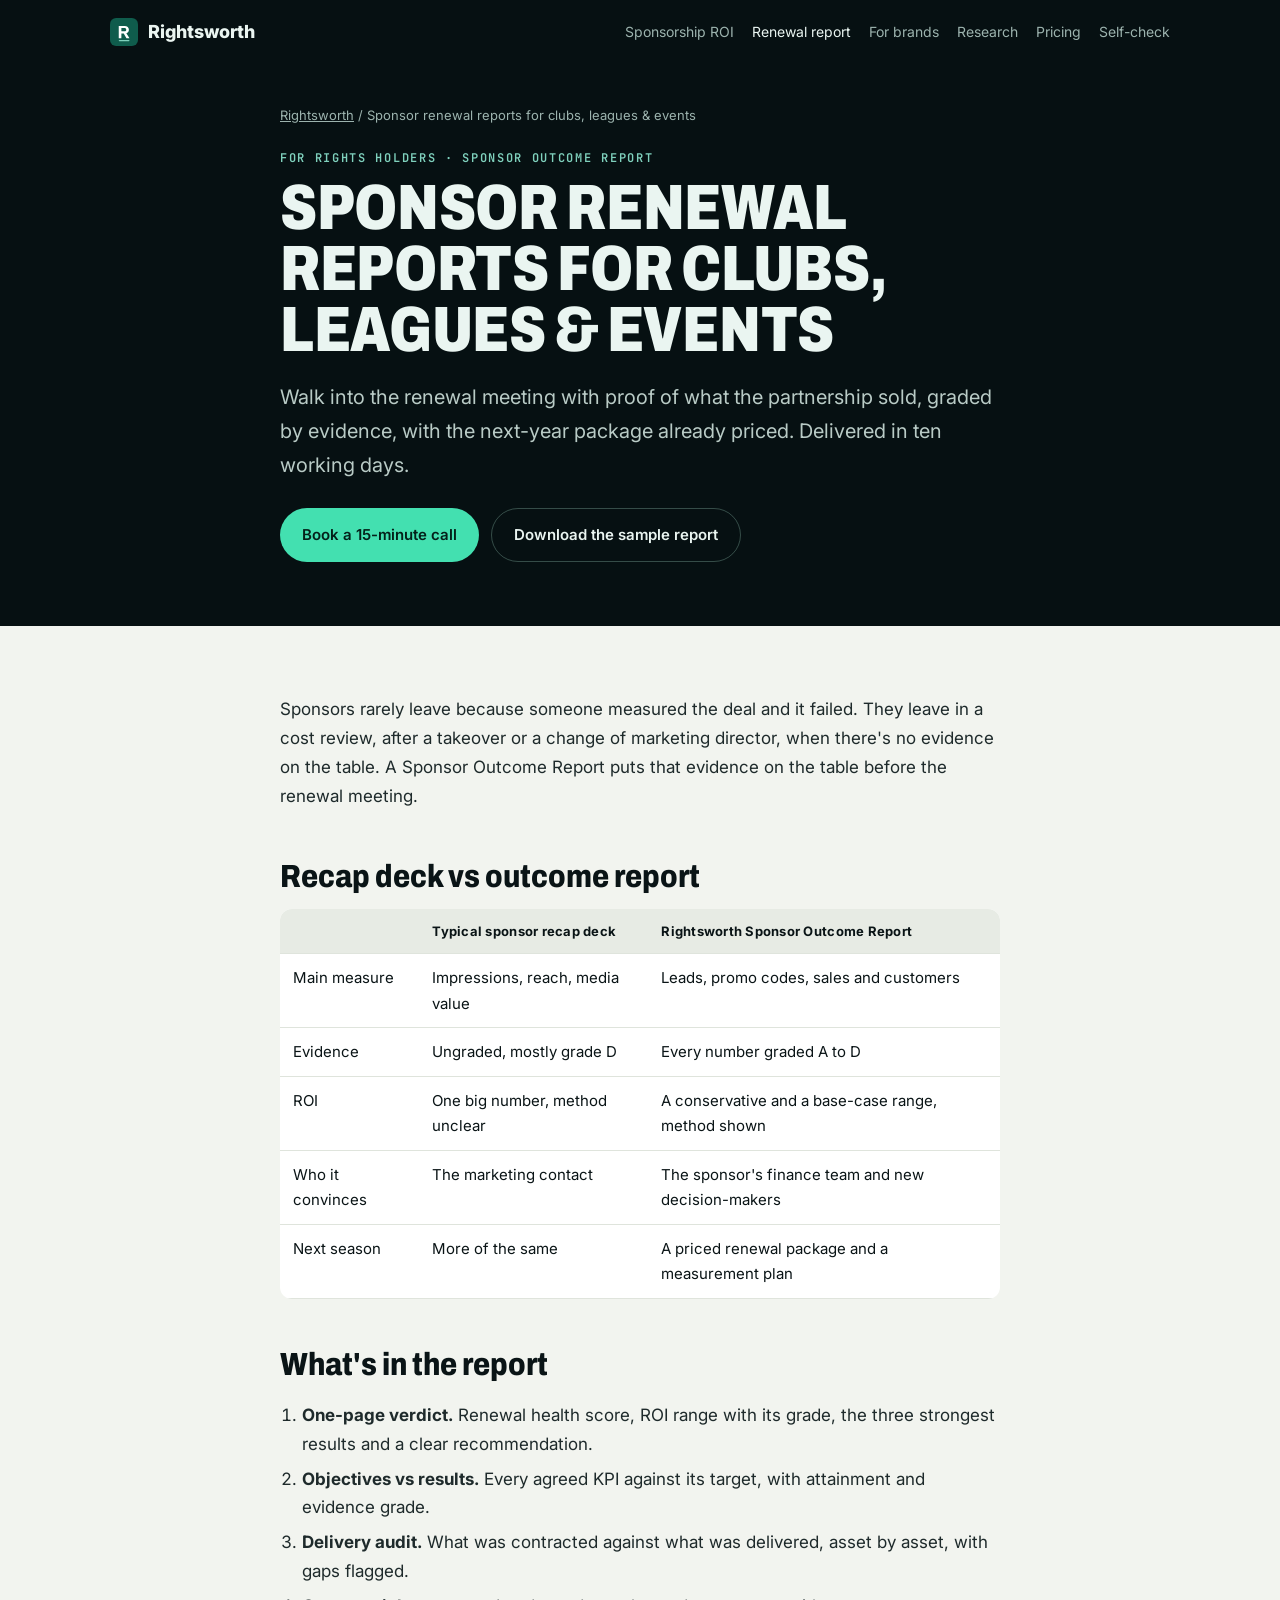
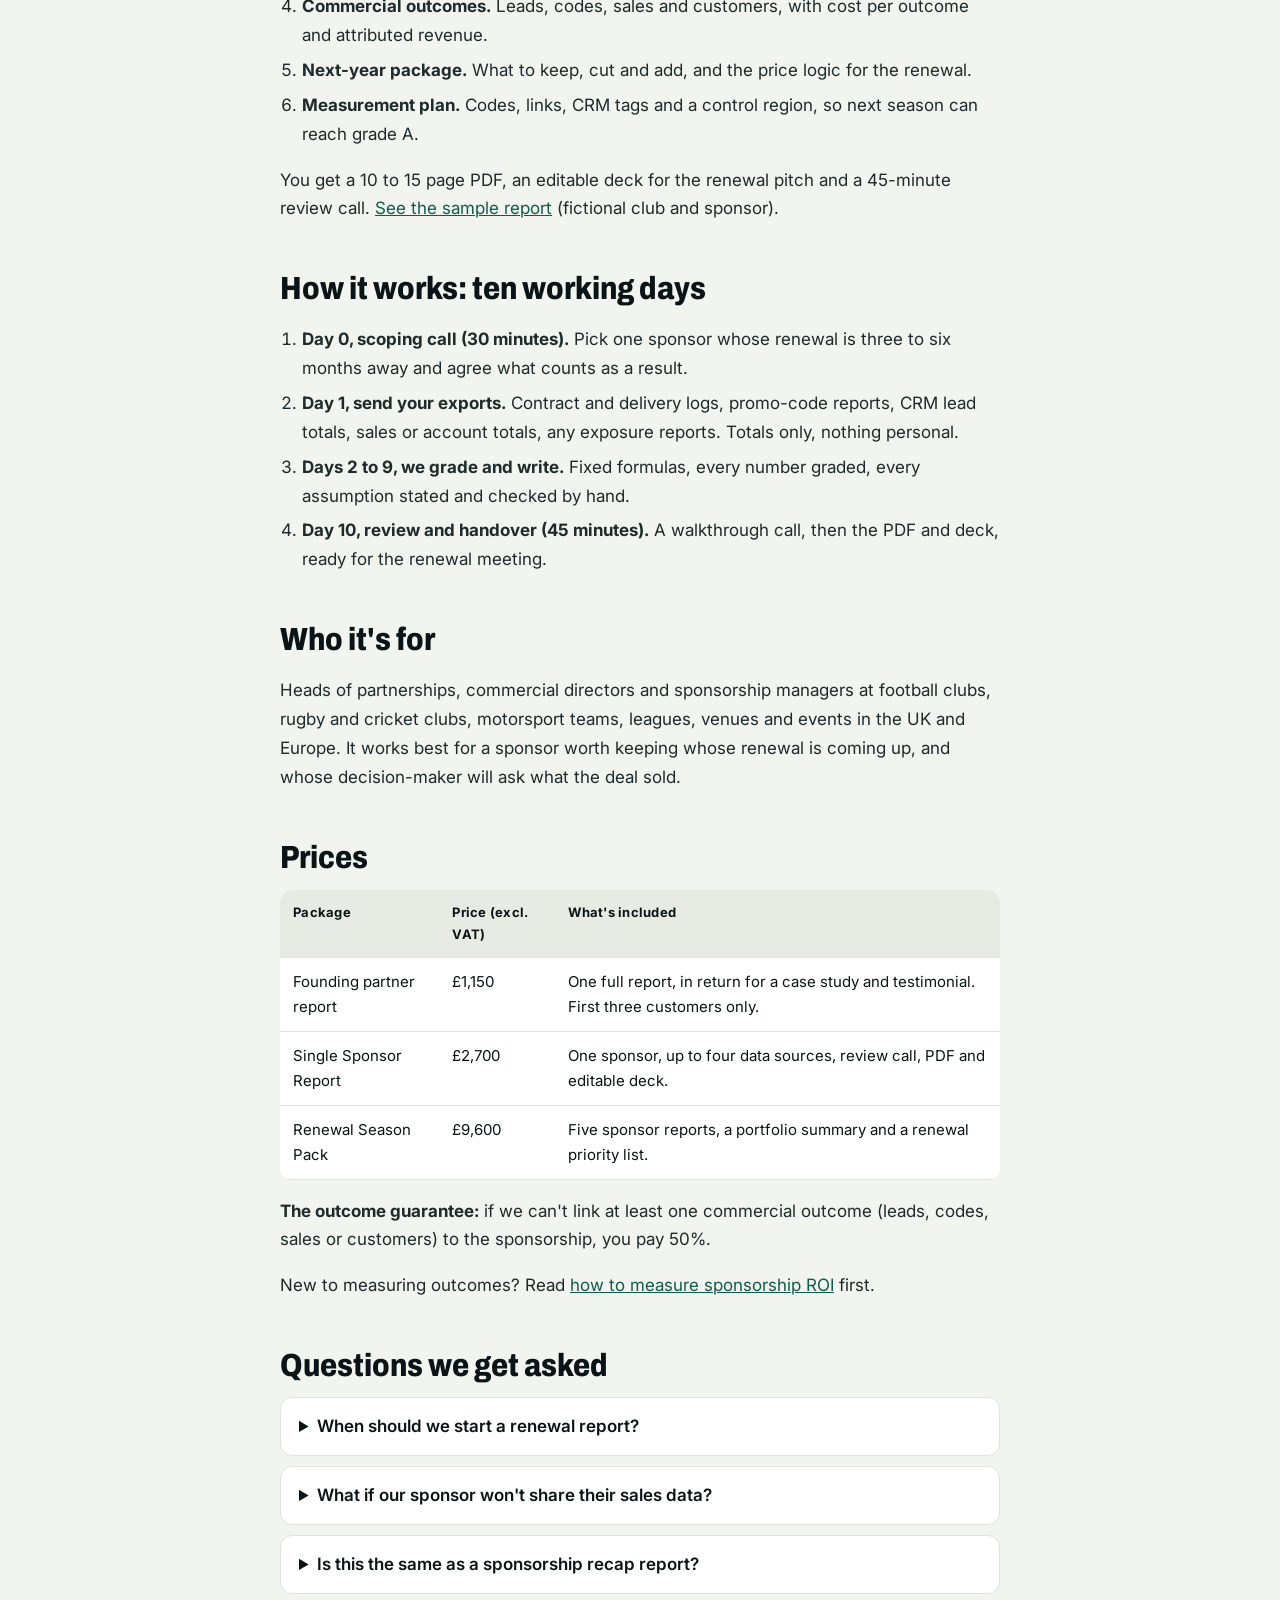
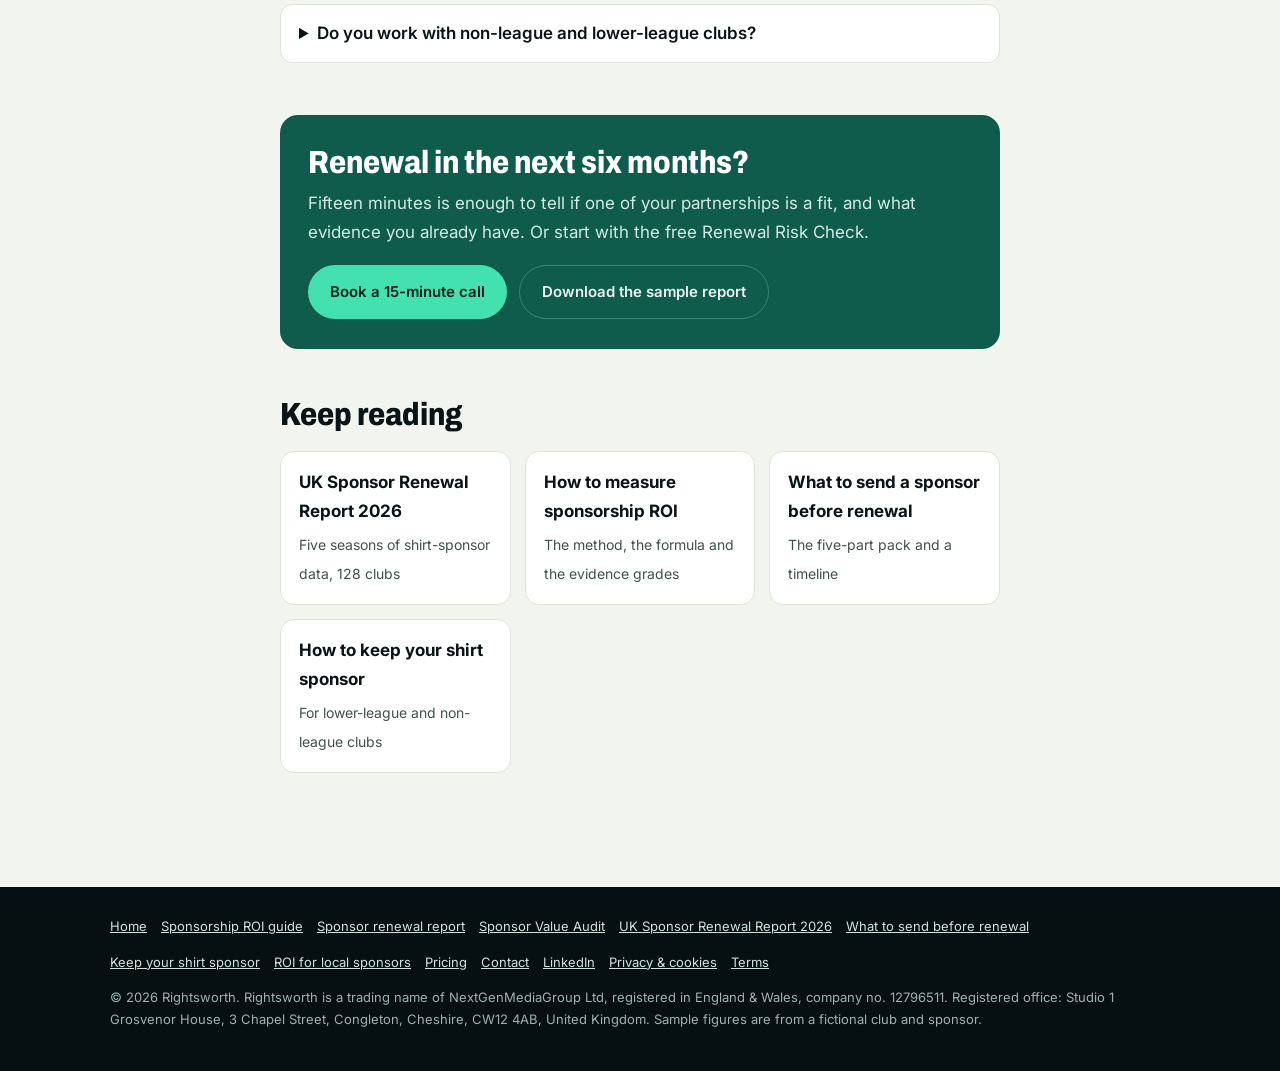
<file: sponsor-renewal-report/index.html>
<!doctype html>
<html lang="en-GB">
<head>
<meta charset="utf-8">
<meta name="viewport" content="width=device-width,initial-scale=1">
<title>Sponsor Renewal Reports for Clubs & Events | Rightsworth</title>
<meta name="description" content="Keep sponsors at renewal with an evidence-graded Sponsor Outcome Report: leads, sales and customers, ROI range and a priced renewal package. From £1,150.">
<link rel="canonical" href="https://rightsworth.com/sponsor-renewal-report/">
<meta name="theme-color" content="#071113">
<link rel="icon" href="/favicon.svg" type="image/svg+xml">
<link rel="apple-touch-icon" href="/apple-touch-icon.png">
<meta property="og:type" content="website">
<meta property="og:site_name" content="Rightsworth">
<meta property="og:locale" content="en_GB">
<meta property="og:url" content="https://rightsworth.com/sponsor-renewal-report/">
<meta property="og:title" content="Sponsor Renewal Reports for Clubs & Events | Rightsworth">
<meta property="og:description" content="Keep sponsors at renewal with an evidence-graded Sponsor Outcome Report: leads, sales and customers, ROI range and a priced renewal package. From £1,150.">
<meta property="og:image" content="https://rightsworth.com/og-image.png">
<meta property="og:image:width" content="1200">
<meta property="og:image:height" content="630">
<meta property="og:image:alt" content="Rightsworth: prove what your sponsorship is worth">
<meta name="twitter:card" content="summary_large_image">
<link rel="preconnect" href="https://fonts.googleapis.com"><link rel="preconnect" href="https://fonts.gstatic.com" crossorigin><link href="https://fonts.googleapis.com/css2?family=Archivo:wdth,wght@62..125,700..900&family=Inter:wght@400;600;700&family=JetBrains+Mono:wght@600&display=swap" rel="stylesheet">
<link rel="stylesheet" href="/pages.css">
<script type="application/ld+json">
{
 "@context": "https://schema.org",
 "@graph": [
  {
   "@type": "BreadcrumbList",
   "itemListElement": [
    {
     "@type": "ListItem",
     "position": 1,
     "name": "Rightsworth",
     "item": "https://rightsworth.com/"
    },
    {
     "@type": "ListItem",
     "position": 2,
     "name": "Sponsor renewal reports for clubs, leagues & events",
     "item": "https://rightsworth.com/sponsor-renewal-report/"
    }
   ]
  },
  {
   "name": "Sponsor Outcome Report",
   "description": "An evidence-graded sponsorship renewal report for one sponsor: leads, codes, sales and customers, ROI range, delivery audit and next-year package.",
   "audience": {
    "@type": "BusinessAudience",
    "name": "Sports clubs, leagues, venues and events"
   },
   "offers": [
    {
     "@type": "Offer",
     "name": "Founding partner report",
     "price": "1150",
     "priceCurrency": "GBP"
    },
    {
     "@type": "Offer",
     "name": "Single Sponsor Report",
     "price": "2700",
     "priceCurrency": "GBP"
    },
    {
     "@type": "Offer",
     "name": "Renewal Season Pack",
     "price": "9600",
     "priceCurrency": "GBP"
    }
   ],
   "@type": "Service",
   "url": "https://rightsworth.com/sponsor-renewal-report/",
   "provider": {
    "@id": "https://rightsworth.com/#org"
   },
   "areaServed": [
    "GB",
    "Europe"
   ]
  },
  {
   "@type": "FAQPage",
   "mainEntity": [
    {
     "@type": "Question",
     "name": "When should we start a renewal report?",
     "acceptedAnswer": {
      "@type": "Answer",
      "text": "Three to six months before the renewal meeting. That leaves time to gather the data, review the report and build the next-year package into your pitch."
     }
    },
    {
     "@type": "Question",
     "name": "What if our sponsor won't share their sales data?",
     "acceptedAnswer": {
      "@type": "Answer",
      "text": "Many won't share everything, and that's fine. Promo-code reports, tagged leads and delivery logs often come from your side. We grade what's available and show the sponsor what one more data source would add."
     }
    },
    {
     "@type": "Question",
     "name": "Is this the same as a sponsorship recap report?",
     "acceptedAnswer": {
      "@type": "Answer",
      "text": "It replaces one. A recap shows what was delivered and seen. An outcome report adds what it sold, how strong the evidence is, and what next season should look like."
     }
    },
    {
     "@type": "Question",
     "name": "Do you work with non-league and lower-league clubs?",
     "acceptedAnswer": {
      "@type": "Answer",
      "text": "Yes. The founding partner report is priced for clubs where one sponsor is a large share of commercial income, which is exactly where losing one hurts most."
     }
    }
   ]
  },
  {
   "@type": "Organization",
   "@id": "https://rightsworth.com/#org",
   "name": "Rightsworth",
   "url": "https://rightsworth.com/",
   "legalName": "NextGenMediaGroup Ltd",
   "logo": "https://rightsworth.com/apple-touch-icon.png",
   "sameAs": [
    "https://www.linkedin.com/company/rightsworth/"
   ]
  }
 ]
}
</script>
</head>
<body>
<header class="ph"><div class="w"><a href="/" class="lg"><img src="/favicon.svg" alt="" width="28" height="28">Rightsworth</a><nav class="pn" aria-label="Main"><a href="/sponsorship-roi/">Sponsorship ROI</a><a href="/sponsor-renewal-report/" aria-current=page>Renewal report</a><a href="/sponsor-value-audit/">For brands</a><a href="/uk-sponsor-renewal-report-2026/">Research</a><a href="/#pricing">Pricing</a><a href="/#check">Self-check</a></nav></div></header>
<section class="hero"><div class="w n">
<p class="crumb"><a href="/">Rightsworth</a> / Sponsor renewal reports for clubs, leagues &amp; events</p>
<p class="eb">For rights holders &middot; Sponsor Outcome Report</p>
<h1>Sponsor renewal reports for clubs, leagues &amp; events</h1>
<p class="lead">Walk into the renewal meeting with proof of what the partnership sold, graded by evidence, with the next-year package already priced. Delivered in ten working days.</p>
<div class="btns"><a class="btn bp" href="mailto:raymond@rightsworth.com?subject=Sponsor%20renewal%20report">Book a 15-minute call</a><a class="btn bg" href="/rightsworth-sample-report.pdf">Download the sample report</a></div>
</div></section>
<main class="doc"><div class="w n">

<p>Sponsors rarely leave because someone measured the deal and it failed. They leave in a cost review, after a takeover or a change of marketing director, when there's no evidence on the table. A Sponsor Outcome Report puts that evidence on the table before the renewal meeting.</p>

<h2>Recap deck vs outcome report</h2>
<table><thead><tr><th></th><th>Typical sponsor recap deck</th><th>Rightsworth Sponsor Outcome Report</th></tr></thead><tbody>
<tr><td>Main measure</td><td>Impressions, reach, media value</td><td>Leads, promo codes, sales and customers</td></tr>
<tr><td>Evidence</td><td>Ungraded, mostly grade D</td><td>Every number graded A to D</td></tr>
<tr><td>ROI</td><td>One big number, method unclear</td><td>A conservative and a base-case range, method shown</td></tr>
<tr><td>Who it convinces</td><td>The marketing contact</td><td>The sponsor's finance team and new decision-makers</td></tr>
<tr><td>Next season</td><td>More of the same</td><td>A priced renewal package and a measurement plan</td></tr>
</tbody></table>

<h2>What's in the report</h2>
<ol>
<li><b>One-page verdict.</b> Renewal health score, ROI range with its grade, the three strongest results and a clear recommendation.</li>
<li><b>Objectives vs results.</b> Every agreed KPI against its target, with attainment and evidence grade.</li>
<li><b>Delivery audit.</b> What was contracted against what was delivered, asset by asset, with gaps flagged.</li>
<li><b>Commercial outcomes.</b> Leads, codes, sales and customers, with cost per outcome and attributed revenue.</li>
<li><b>Next-year package.</b> What to keep, cut and add, and the price logic for the renewal.</li>
<li><b>Measurement plan.</b> Codes, links, CRM tags and a control region, so next season can reach grade A.</li>
</ol>
<p>You get a 10 to 15 page PDF, an editable deck for the renewal pitch and a 45-minute review call. <a href="/rightsworth-sample-report.pdf">See the sample report</a> (fictional club and sponsor).</p>

<h2>How it works: ten working days</h2>
<ol>
<li><b>Day 0, scoping call (30 minutes).</b> Pick one sponsor whose renewal is three to six months away and agree what counts as a result.</li>
<li><b>Day 1, send your exports.</b> Contract and delivery logs, promo-code reports, CRM lead totals, sales or account totals, any exposure reports. Totals only, nothing personal.</li>
<li><b>Days 2 to 9, we grade and write.</b> Fixed formulas, every number graded, every assumption stated and checked by hand.</li>
<li><b>Day 10, review and handover (45 minutes).</b> A walkthrough call, then the PDF and deck, ready for the renewal meeting.</li>
</ol>

<h2>Who it's for</h2>
<p>Heads of partnerships, commercial directors and sponsorship managers at football clubs, rugby and cricket clubs, motorsport teams, leagues, venues and events in the UK and Europe. It works best for a sponsor worth keeping whose renewal is coming up, and whose decision-maker will ask what the deal sold.</p>

<h2>Prices</h2>
<table><thead><tr><th>Package</th><th>Price (excl. VAT)</th><th>What's included</th></tr></thead><tbody>
<tr><td>Founding partner report</td><td>£1,150</td><td>One full report, in return for a case study and testimonial. First three customers only.</td></tr>
<tr><td>Single Sponsor Report</td><td>£2,700</td><td>One sponsor, up to four data sources, review call, PDF and editable deck.</td></tr>
<tr><td>Renewal Season Pack</td><td>£9,600</td><td>Five sponsor reports, a portfolio summary and a renewal priority list.</td></tr>
</tbody></table>
<p><b>The outcome guarantee:</b> if we can't link at least one commercial outcome (leads, codes, sales or customers) to the sponsorship, you pay 50%.</p>
<p>New to measuring outcomes? Read <a href="/sponsorship-roi/">how to measure sponsorship ROI</a> first.</p>

<h2>Questions we get asked</h2><details><summary>When should we start a renewal report?</summary><p>Three to six months before the renewal meeting. That leaves time to gather the data, review the report and build the next-year package into your pitch.</p></details><details><summary>What if our sponsor won't share their sales data?</summary><p>Many won't share everything, and that's fine. Promo-code reports, tagged leads and delivery logs often come from your side. We grade what's available and show the sponsor what one more data source would add.</p></details><details><summary>Is this the same as a sponsorship recap report?</summary><p>It replaces one. A recap shows what was delivered and seen. An outcome report adds what it sold, how strong the evidence is, and what next season should look like.</p></details><details><summary>Do you work with non-league and lower-league clubs?</summary><p>Yes. The founding partner report is priced for clubs where one sponsor is a large share of commercial income, which is exactly where losing one hurts most.</p></details>
<div class="cta"><h2>Renewal in the next six months?</h2><p>Fifteen minutes is enough to tell if one of your partnerships is a fit, and what evidence you already have. Or start with the free Renewal Risk Check.</p><div class="btns"><a class="btn bp" href="mailto:raymond@rightsworth.com?subject=Book%20a%2015-minute%20call">Book a 15-minute call</a><a class="btn bg" href="/rightsworth-sample-report.pdf">Download the sample report</a></div></div>
<h2>Keep reading</h2>
<div class="rel"><a href="/uk-sponsor-renewal-report-2026/"><b>UK Sponsor Renewal Report 2026</b><span>Five seasons of shirt-sponsor data, 128 clubs</span></a><a href="/sponsorship-roi/"><b>How to measure sponsorship ROI</b><span>The method, the formula and the evidence grades</span></a><a href="/what-to-send-a-sponsor-before-renewal/"><b>What to send a sponsor before renewal</b><span>The five-part pack and a timeline</span></a><a href="/keep-your-shirt-sponsor/"><b>How to keep your shirt sponsor</b><span>For lower-league and non-league clubs</span></a></div>
</div></main>
<footer class="pf"><div class="w"><nav aria-label="Footer"><a href="/">Home</a><a href="/sponsorship-roi/">Sponsorship ROI guide</a><a href="/sponsor-renewal-report/">Sponsor renewal report</a><a href="/sponsor-value-audit/">Sponsor Value Audit</a><a href="/uk-sponsor-renewal-report-2026/">UK Sponsor Renewal Report 2026</a><a href="/what-to-send-a-sponsor-before-renewal/">What to send before renewal</a><a href="/keep-your-shirt-sponsor/">Keep your shirt sponsor</a><a href="/prove-sponsorship-roi-to-a-local-business/">ROI for local sponsors</a><a href="/#pricing">Pricing</a><a href="mailto:raymond@rightsworth.com">Contact</a><a href="https://www.linkedin.com/company/rightsworth/" rel="noopener">LinkedIn</a><a href="/privacy.html">Privacy &amp; cookies</a><a href="/terms.html">Terms</a></nav>
<p>&copy; 2026 Rightsworth. Rightsworth is a trading name of NextGenMediaGroup Ltd, registered in England &amp; Wales, company no. 12796511. Registered office: Studio 1 Grosvenor House, 3 Chapel Street, Congleton, Cheshire, CW12 4AB, United Kingdom. Sample figures are from a fictional club and sponsor.</p></div></footer>
</body>
</html>
</file>
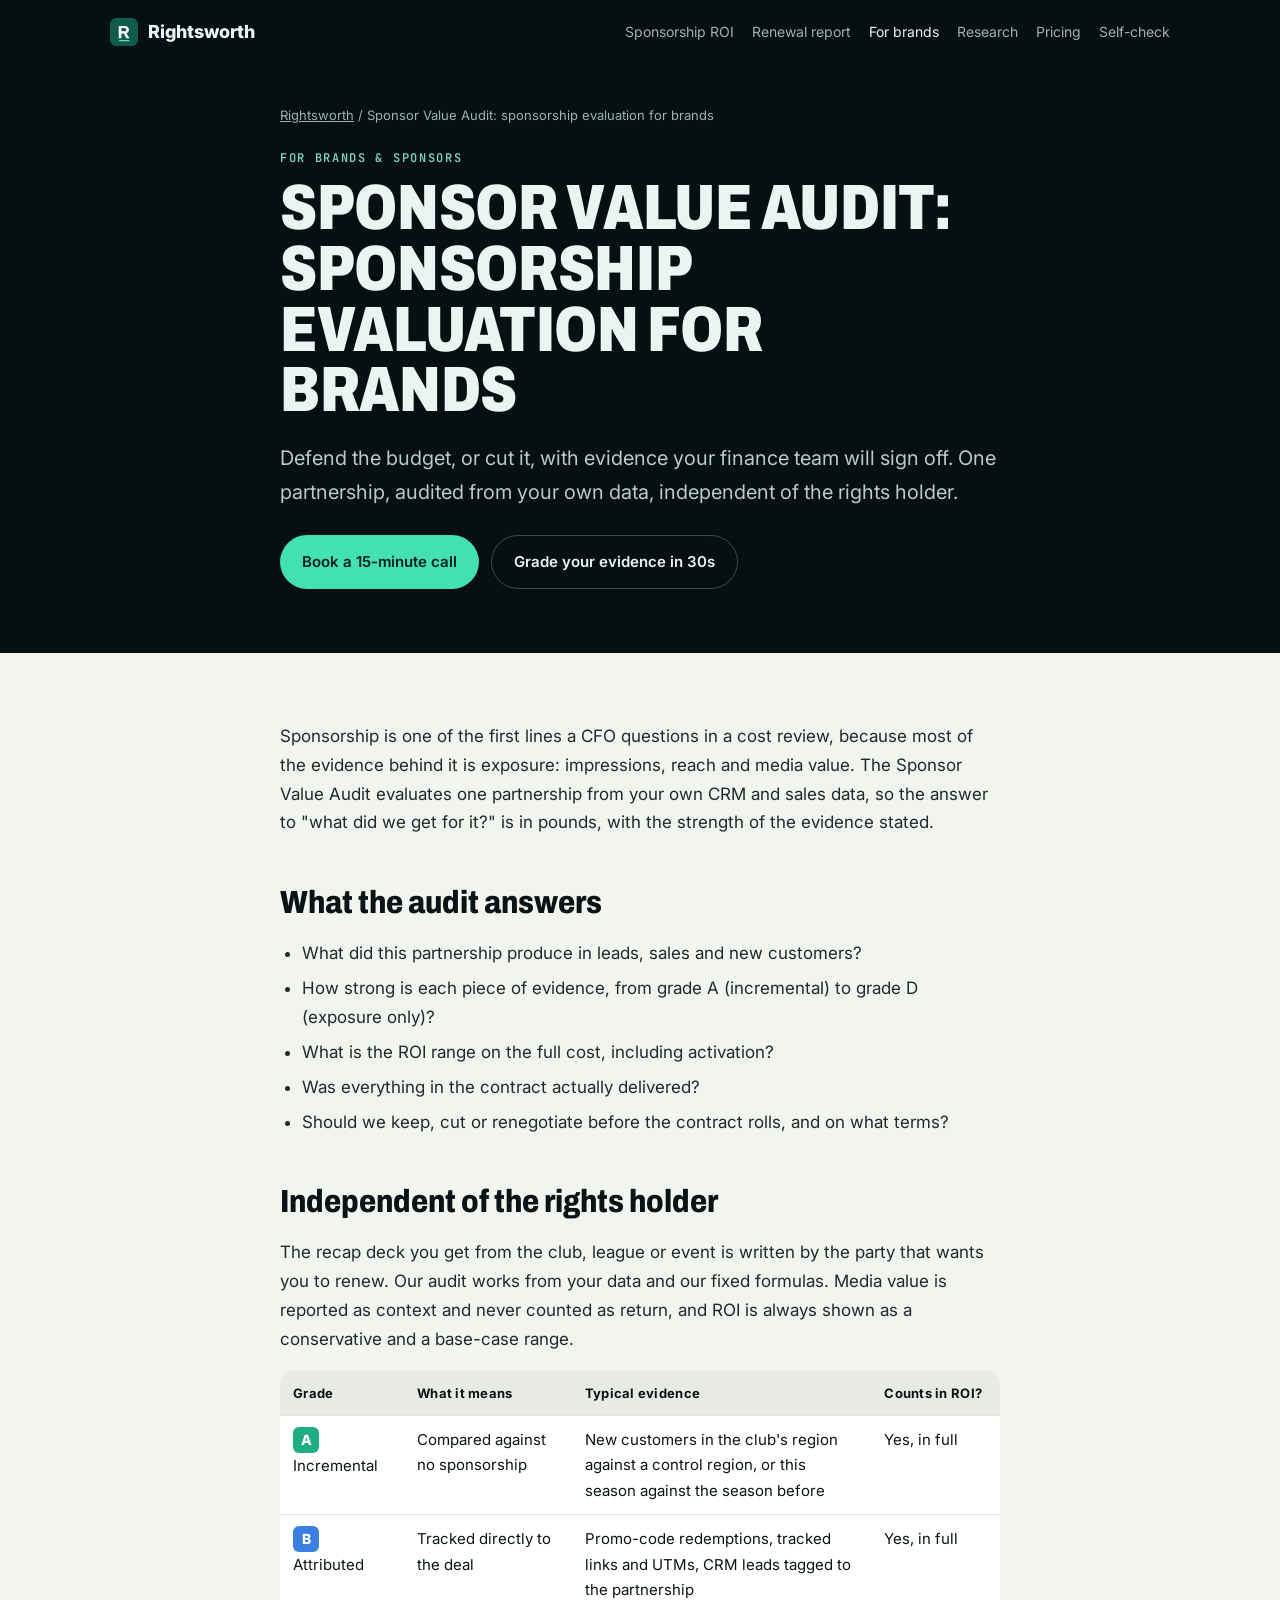
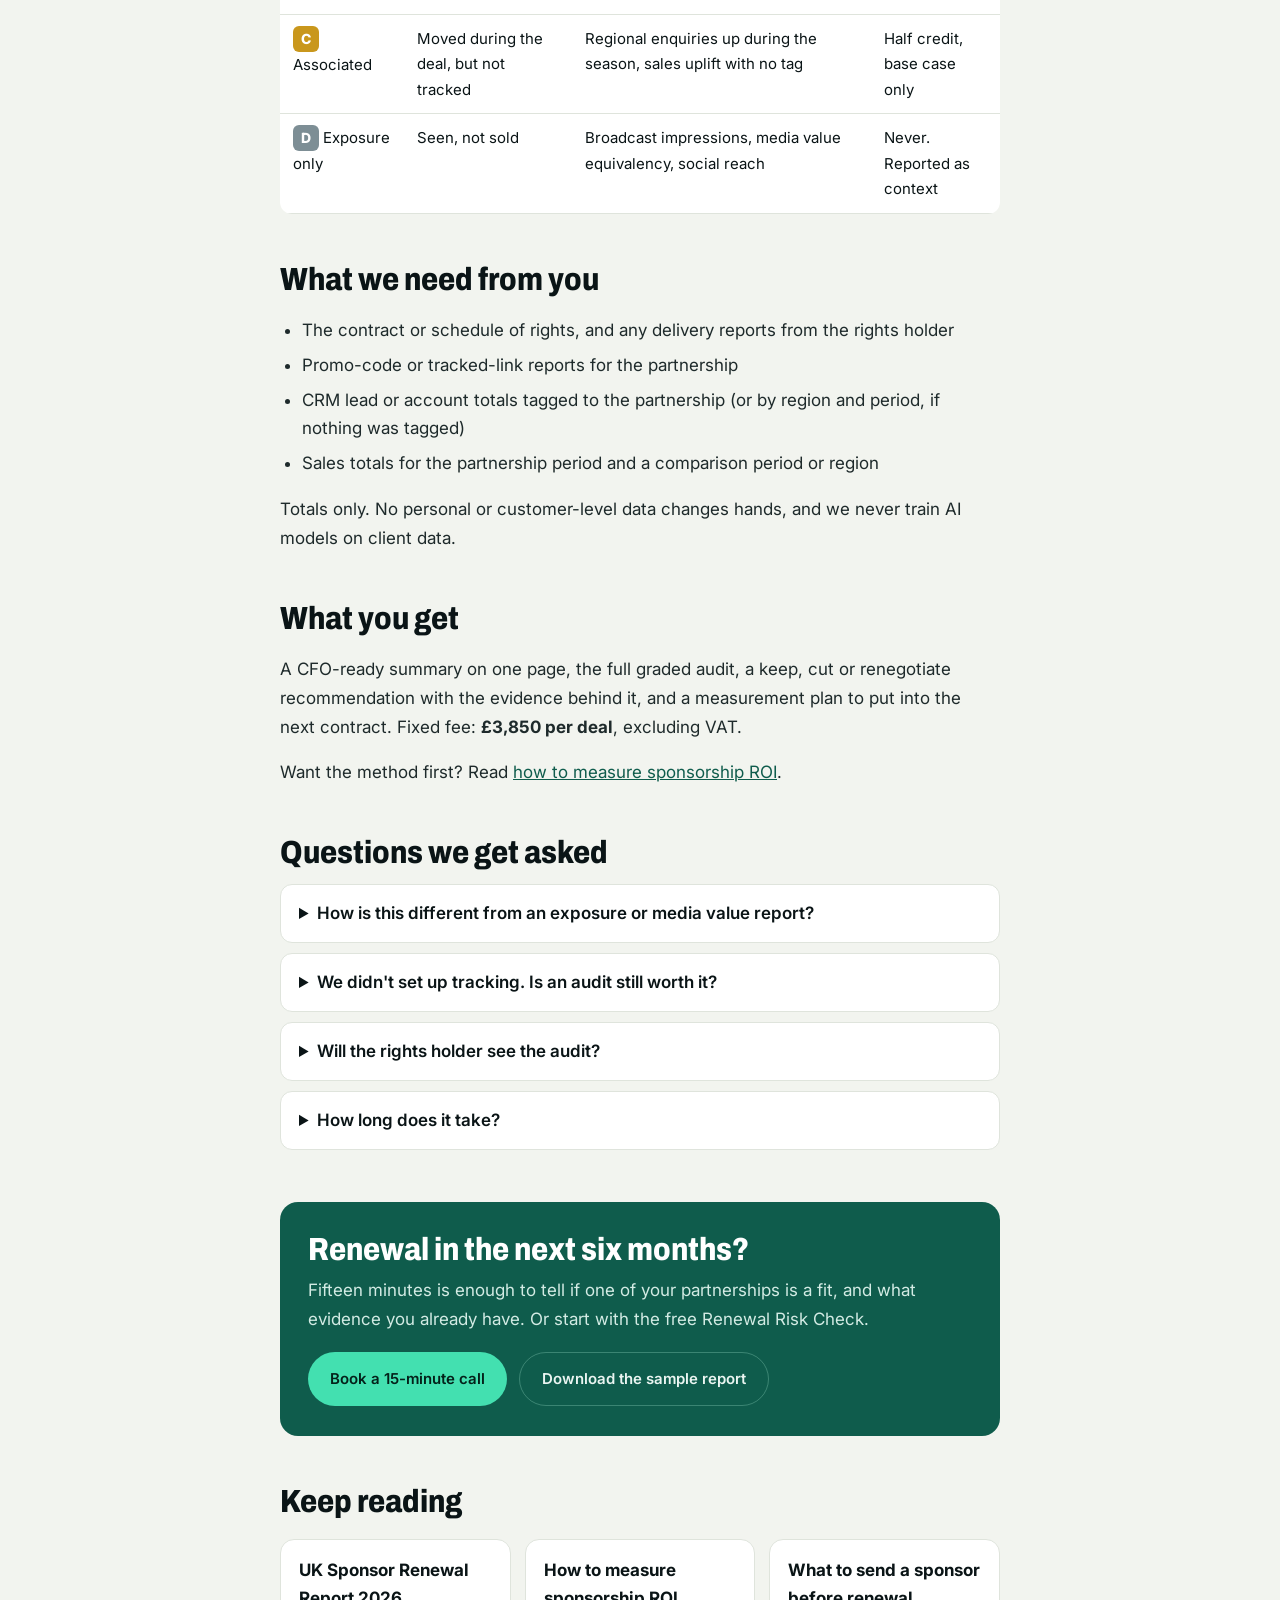
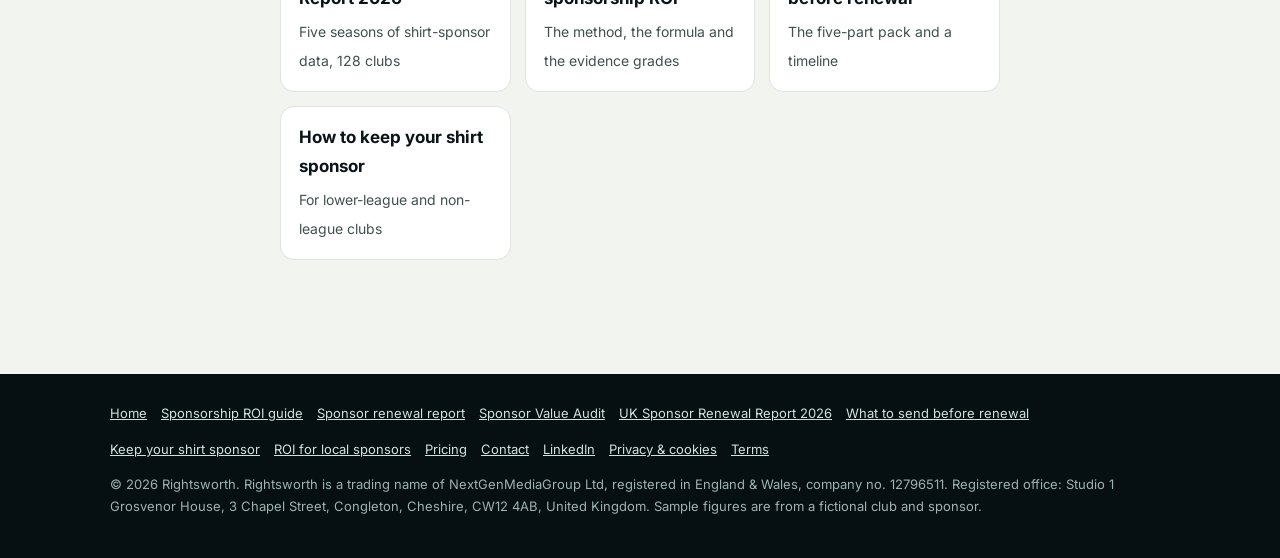
<file: sponsor-value-audit/index.html>
<!doctype html>
<html lang="en-GB">
<head>
<meta charset="utf-8">
<meta name="viewport" content="width=device-width,initial-scale=1">
<title>Sponsorship Evaluation for Brands | Rightsworth</title>
<meta name="description" content="Independent sponsorship evaluation for brands. We audit one sports partnership from your own CRM and sales data: graded evidence, ROI range, CFO-ready. £3,850.">
<link rel="canonical" href="https://rightsworth.com/sponsor-value-audit/">
<meta name="theme-color" content="#071113">
<link rel="icon" href="/favicon.svg" type="image/svg+xml">
<link rel="apple-touch-icon" href="/apple-touch-icon.png">
<meta property="og:type" content="website">
<meta property="og:site_name" content="Rightsworth">
<meta property="og:locale" content="en_GB">
<meta property="og:url" content="https://rightsworth.com/sponsor-value-audit/">
<meta property="og:title" content="Sponsorship Evaluation for Brands | Rightsworth">
<meta property="og:description" content="Independent sponsorship evaluation for brands. We audit one sports partnership from your own CRM and sales data: graded evidence, ROI range, CFO-ready. £3,850.">
<meta property="og:image" content="https://rightsworth.com/og-image.png">
<meta property="og:image:width" content="1200">
<meta property="og:image:height" content="630">
<meta property="og:image:alt" content="Rightsworth: prove what your sponsorship is worth">
<meta name="twitter:card" content="summary_large_image">
<link rel="preconnect" href="https://fonts.googleapis.com"><link rel="preconnect" href="https://fonts.gstatic.com" crossorigin><link href="https://fonts.googleapis.com/css2?family=Archivo:wdth,wght@62..125,700..900&family=Inter:wght@400;600;700&family=JetBrains+Mono:wght@600&display=swap" rel="stylesheet">
<link rel="stylesheet" href="/pages.css">
<script type="application/ld+json">
{
 "@context": "https://schema.org",
 "@graph": [
  {
   "@type": "BreadcrumbList",
   "itemListElement": [
    {
     "@type": "ListItem",
     "position": 1,
     "name": "Rightsworth",
     "item": "https://rightsworth.com/"
    },
    {
     "@type": "ListItem",
     "position": 2,
     "name": "Sponsor Value Audit: sponsorship evaluation for brands",
     "item": "https://rightsworth.com/sponsor-value-audit/"
    }
   ]
  },
  {
   "name": "Sponsor Value Audit",
   "description": "Independent evaluation of one sports sponsorship from the brand's own CRM and sales data, with graded evidence, ROI range and a CFO-ready summary.",
   "audience": {
    "@type": "BusinessAudience",
    "name": "Brands and sponsors"
   },
   "offers": {
    "@type": "Offer",
    "price": "3850",
    "priceCurrency": "GBP"
   },
   "@type": "Service",
   "url": "https://rightsworth.com/sponsor-value-audit/",
   "provider": {
    "@id": "https://rightsworth.com/#org"
   },
   "areaServed": [
    "GB",
    "Europe"
   ]
  },
  {
   "@type": "FAQPage",
   "mainEntity": [
    {
     "@type": "Question",
     "name": "How is this different from an exposure or media value report?",
     "acceptedAnswer": {
      "@type": "Answer",
      "text": "Exposure providers measure who saw the logo, and do it well. We use their numbers as grade D context, then connect the partnership to your leads, codes, sales and customers."
     }
    },
    {
     "@type": "Question",
     "name": "We didn't set up tracking. Is an audit still worth it?",
     "acceptedAnswer": {
      "@type": "Answer",
      "text": "Usually. Regional and period comparisons can still show grade A or C outcomes, and the audit gives you a measurement plan to write into the renewal so the next decision is easier."
     }
    },
    {
     "@type": "Question",
     "name": "Will the rights holder see the audit?",
     "acceptedAnswer": {
      "@type": "Answer",
      "text": "Only if you choose to share it. Many brands share the measurement plan and keep the commercial detail for their own negotiation."
     }
    },
    {
     "@type": "Question",
     "name": "How long does it take?",
     "acceptedAnswer": {
      "@type": "Answer",
      "text": "About ten working days from receiving the data, including a review call."
     }
    }
   ]
  },
  {
   "@type": "Organization",
   "@id": "https://rightsworth.com/#org",
   "name": "Rightsworth",
   "url": "https://rightsworth.com/",
   "legalName": "NextGenMediaGroup Ltd",
   "logo": "https://rightsworth.com/apple-touch-icon.png",
   "sameAs": [
    "https://www.linkedin.com/company/rightsworth/"
   ]
  }
 ]
}
</script>
</head>
<body>
<header class="ph"><div class="w"><a href="/" class="lg"><img src="/favicon.svg" alt="" width="28" height="28">Rightsworth</a><nav class="pn" aria-label="Main"><a href="/sponsorship-roi/">Sponsorship ROI</a><a href="/sponsor-renewal-report/">Renewal report</a><a href="/sponsor-value-audit/" aria-current=page>For brands</a><a href="/uk-sponsor-renewal-report-2026/">Research</a><a href="/#pricing">Pricing</a><a href="/#check">Self-check</a></nav></div></header>
<section class="hero"><div class="w n">
<p class="crumb"><a href="/">Rightsworth</a> / Sponsor Value Audit: sponsorship evaluation for brands</p>
<p class="eb">For brands &amp; sponsors</p>
<h1>Sponsor Value Audit: sponsorship evaluation for brands</h1>
<p class="lead">Defend the budget, or cut it, with evidence your finance team will sign off. One partnership, audited from your own data, independent of the rights holder.</p>
<div class="btns"><a class="btn bp" href="mailto:raymond@rightsworth.com?subject=Sponsor%20Value%20Audit">Book a 15-minute call</a><a class="btn bg" href="/#check">Grade your evidence in 30s</a></div>
</div></section>
<main class="doc"><div class="w n">

<p>Sponsorship is one of the first lines a CFO questions in a cost review, because most of the evidence behind it is exposure: impressions, reach and media value. The Sponsor Value Audit evaluates one partnership from your own CRM and sales data, so the answer to "what did we get for it?" is in pounds, with the strength of the evidence stated.</p>

<h2>What the audit answers</h2>
<ul>
<li>What did this partnership produce in leads, sales and new customers?</li>
<li>How strong is each piece of evidence, from grade A (incremental) to grade D (exposure only)?</li>
<li>What is the ROI range on the full cost, including activation?</li>
<li>Was everything in the contract actually delivered?</li>
<li>Should we keep, cut or renegotiate before the contract rolls, and on what terms?</li>
</ul>

<h2>Independent of the rights holder</h2>
<p>The recap deck you get from the club, league or event is written by the party that wants you to renew. Our audit works from your data and our fixed formulas. Media value is reported as context and never counted as return, and ROI is always shown as a conservative and a base-case range.</p>
<table><thead><tr><th>Grade</th><th>What it means</th><th>Typical evidence</th><th>Counts in ROI?</th></tr></thead><tbody>
<tr><td><span class="g gA">A</span> Incremental</td><td>Compared against no sponsorship</td><td>New customers in the club's region against a control region, or this season against the season before</td><td>Yes, in full</td></tr>
<tr><td><span class="g gB">B</span> Attributed</td><td>Tracked directly to the deal</td><td>Promo-code redemptions, tracked links and UTMs, CRM leads tagged to the partnership</td><td>Yes, in full</td></tr>
<tr><td><span class="g gC">C</span> Associated</td><td>Moved during the deal, but not tracked</td><td>Regional enquiries up during the season, sales uplift with no tag</td><td>Half credit, base case only</td></tr>
<tr><td><span class="g gD">D</span> Exposure only</td><td>Seen, not sold</td><td>Broadcast impressions, media value equivalency, social reach</td><td>Never. Reported as context</td></tr>
</tbody></table>

<h2>What we need from you</h2>
<ul>
<li>The contract or schedule of rights, and any delivery reports from the rights holder</li>
<li>Promo-code or tracked-link reports for the partnership</li>
<li>CRM lead or account totals tagged to the partnership (or by region and period, if nothing was tagged)</li>
<li>Sales totals for the partnership period and a comparison period or region</li>
</ul>
<p>Totals only. No personal or customer-level data changes hands, and we never train AI models on client data.</p>

<h2>What you get</h2>
<p>A CFO-ready summary on one page, the full graded audit, a keep, cut or renegotiate recommendation with the evidence behind it, and a measurement plan to put into the next contract. Fixed fee: <b>£3,850 per deal</b>, excluding VAT.</p>
<p>Want the method first? Read <a href="/sponsorship-roi/">how to measure sponsorship ROI</a>.</p>

<h2>Questions we get asked</h2><details><summary>How is this different from an exposure or media value report?</summary><p>Exposure providers measure who saw the logo, and do it well. We use their numbers as grade D context, then connect the partnership to your leads, codes, sales and customers.</p></details><details><summary>We didn't set up tracking. Is an audit still worth it?</summary><p>Usually. Regional and period comparisons can still show grade A or C outcomes, and the audit gives you a measurement plan to write into the renewal so the next decision is easier.</p></details><details><summary>Will the rights holder see the audit?</summary><p>Only if you choose to share it. Many brands share the measurement plan and keep the commercial detail for their own negotiation.</p></details><details><summary>How long does it take?</summary><p>About ten working days from receiving the data, including a review call.</p></details>
<div class="cta"><h2>Renewal in the next six months?</h2><p>Fifteen minutes is enough to tell if one of your partnerships is a fit, and what evidence you already have. Or start with the free Renewal Risk Check.</p><div class="btns"><a class="btn bp" href="mailto:raymond@rightsworth.com?subject=Book%20a%2015-minute%20call">Book a 15-minute call</a><a class="btn bg" href="/rightsworth-sample-report.pdf">Download the sample report</a></div></div>
<h2>Keep reading</h2>
<div class="rel"><a href="/uk-sponsor-renewal-report-2026/"><b>UK Sponsor Renewal Report 2026</b><span>Five seasons of shirt-sponsor data, 128 clubs</span></a><a href="/sponsorship-roi/"><b>How to measure sponsorship ROI</b><span>The method, the formula and the evidence grades</span></a><a href="/what-to-send-a-sponsor-before-renewal/"><b>What to send a sponsor before renewal</b><span>The five-part pack and a timeline</span></a><a href="/keep-your-shirt-sponsor/"><b>How to keep your shirt sponsor</b><span>For lower-league and non-league clubs</span></a></div>
</div></main>
<footer class="pf"><div class="w"><nav aria-label="Footer"><a href="/">Home</a><a href="/sponsorship-roi/">Sponsorship ROI guide</a><a href="/sponsor-renewal-report/">Sponsor renewal report</a><a href="/sponsor-value-audit/">Sponsor Value Audit</a><a href="/uk-sponsor-renewal-report-2026/">UK Sponsor Renewal Report 2026</a><a href="/what-to-send-a-sponsor-before-renewal/">What to send before renewal</a><a href="/keep-your-shirt-sponsor/">Keep your shirt sponsor</a><a href="/prove-sponsorship-roi-to-a-local-business/">ROI for local sponsors</a><a href="/#pricing">Pricing</a><a href="mailto:raymond@rightsworth.com">Contact</a><a href="https://www.linkedin.com/company/rightsworth/" rel="noopener">LinkedIn</a><a href="/privacy.html">Privacy &amp; cookies</a><a href="/terms.html">Terms</a></nav>
<p>&copy; 2026 Rightsworth. Rightsworth is a trading name of NextGenMediaGroup Ltd, registered in England &amp; Wales, company no. 12796511. Registered office: Studio 1 Grosvenor House, 3 Chapel Street, Congleton, Cheshire, CW12 4AB, United Kingdom. Sample figures are from a fictional club and sponsor.</p></div></footer>
</body>
</html>
</file>
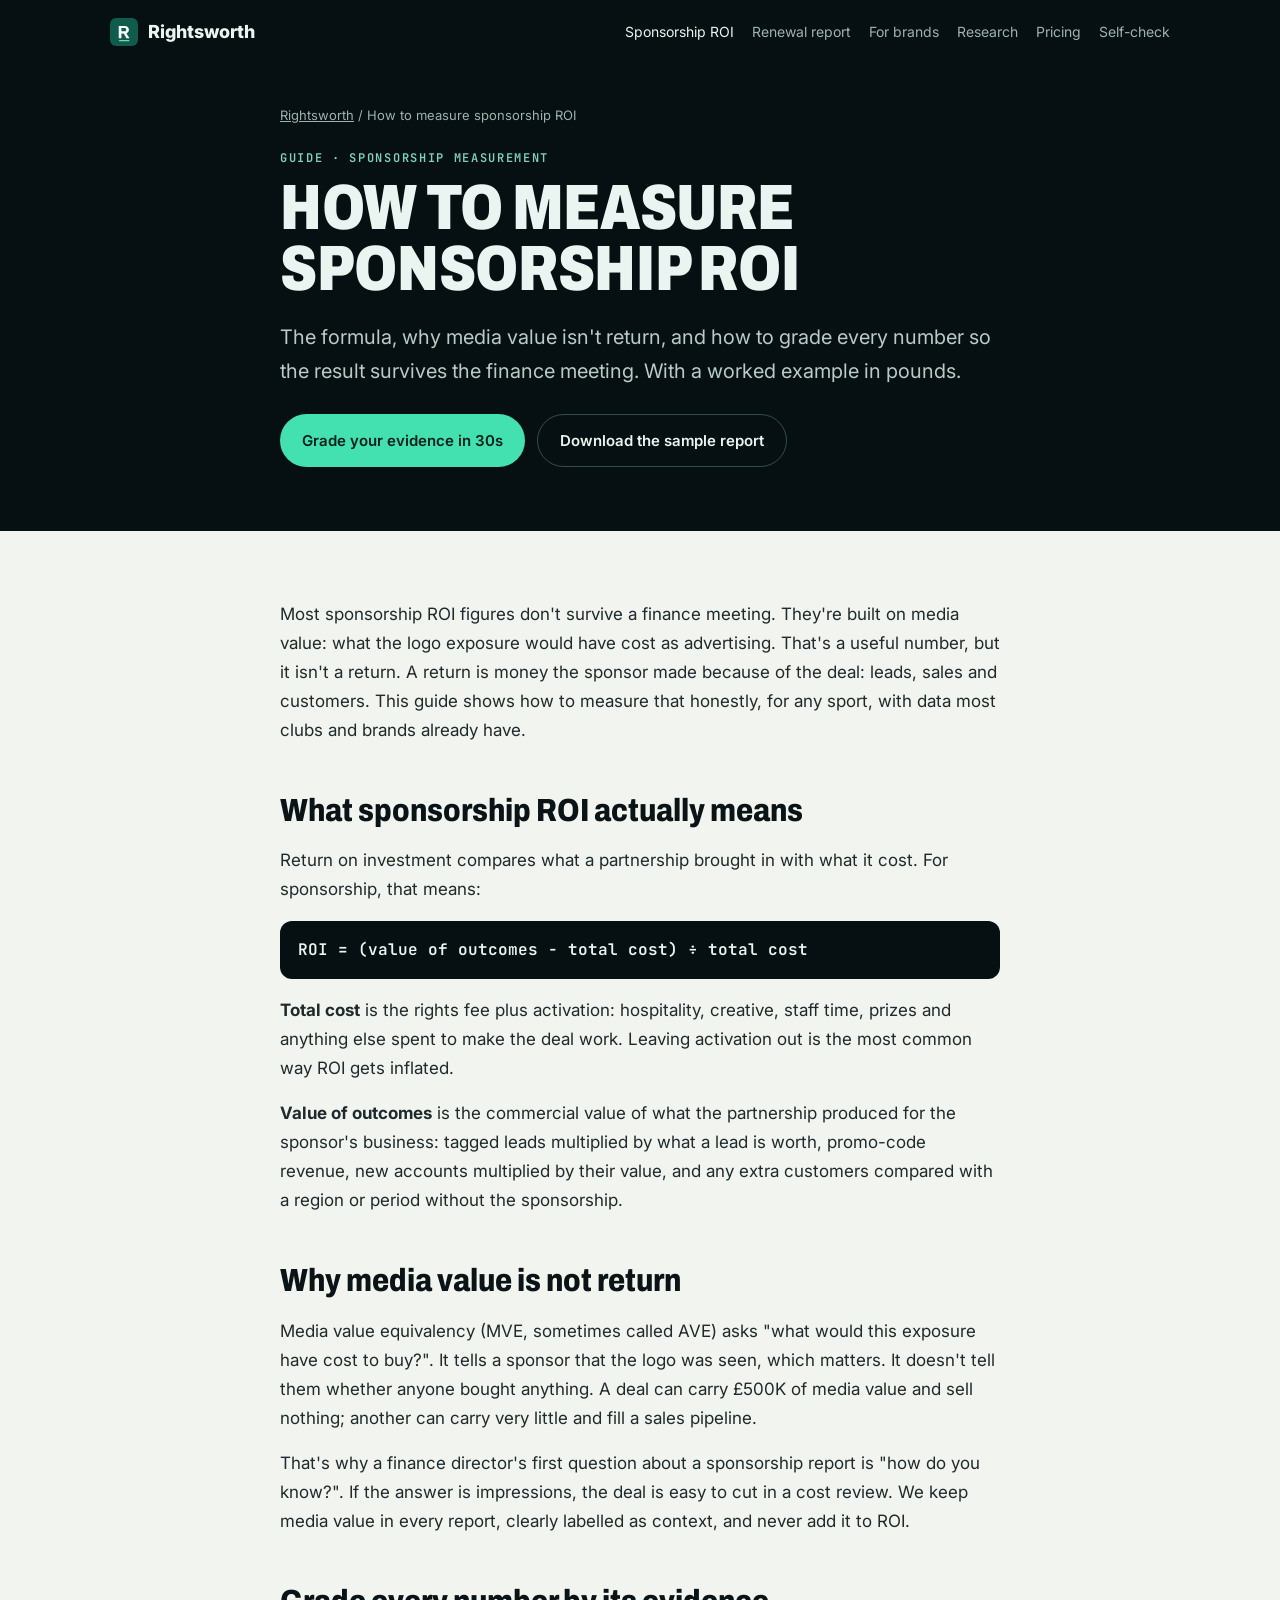
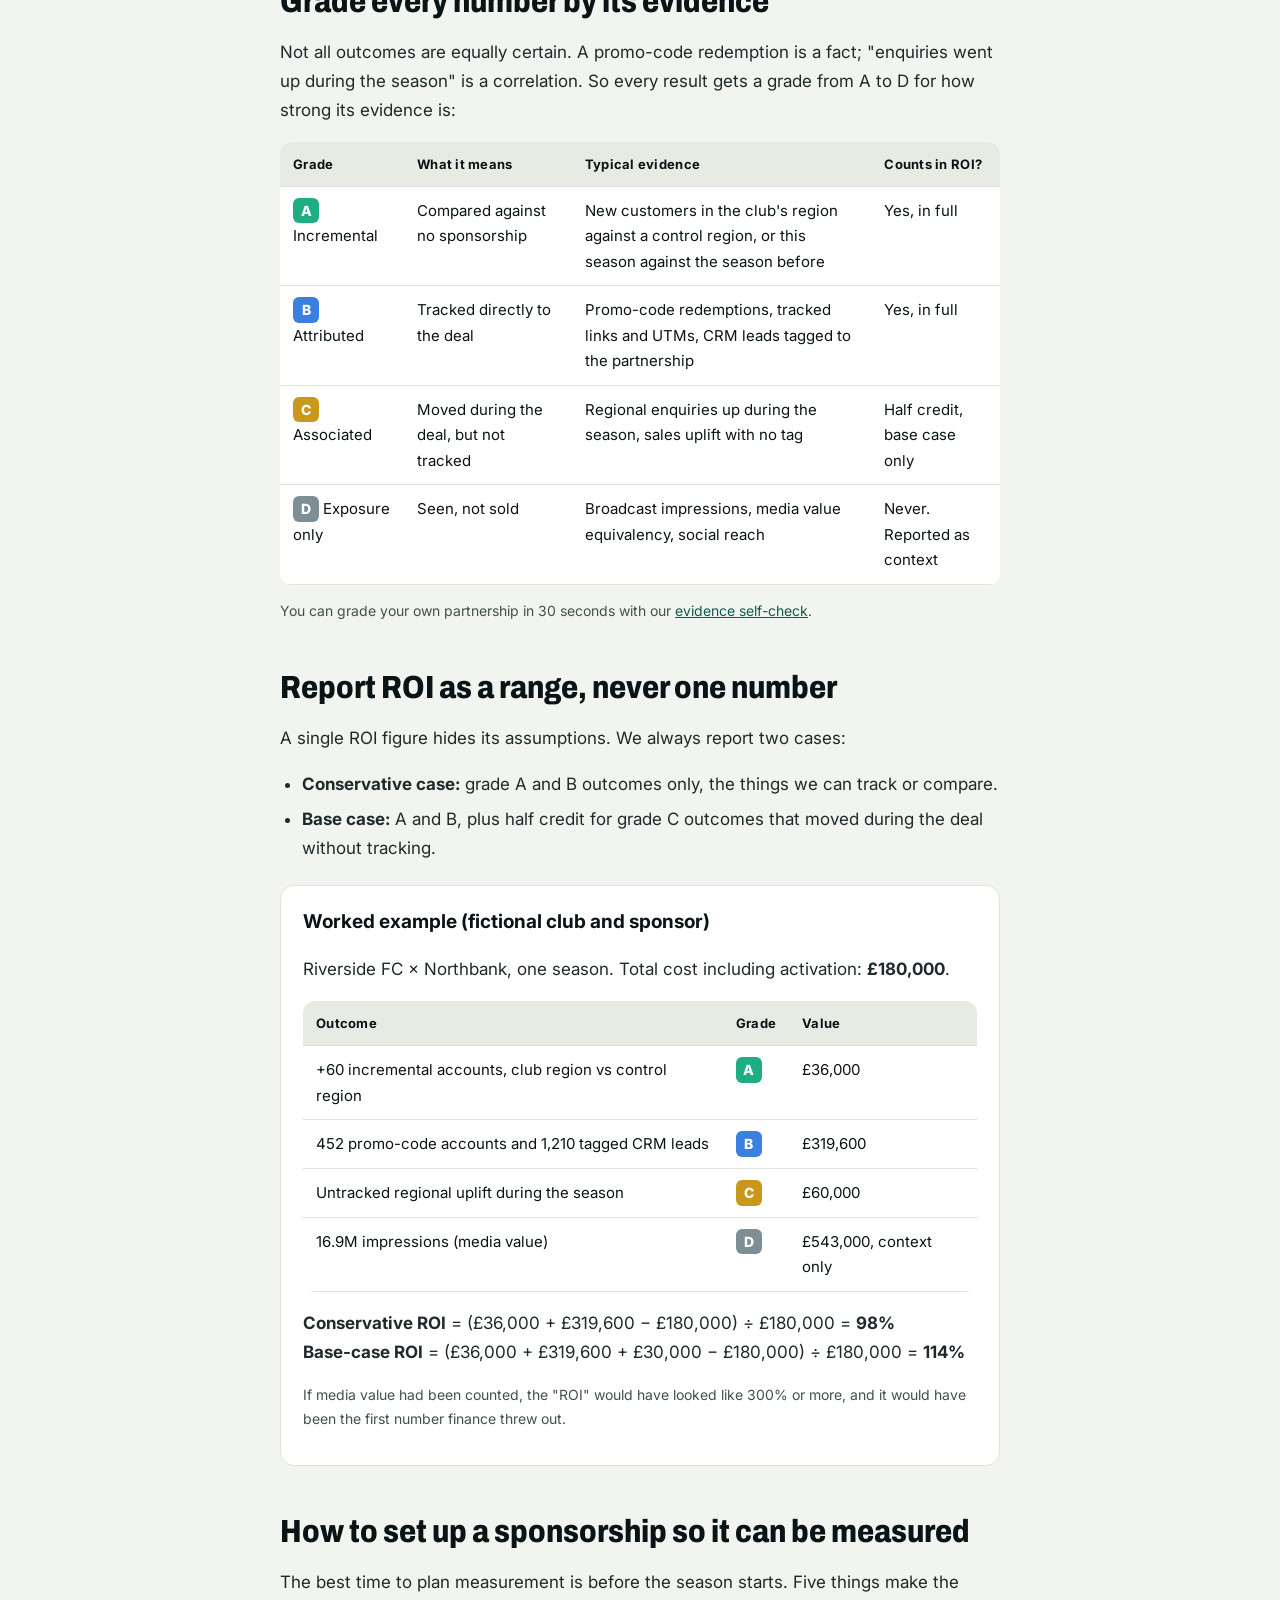
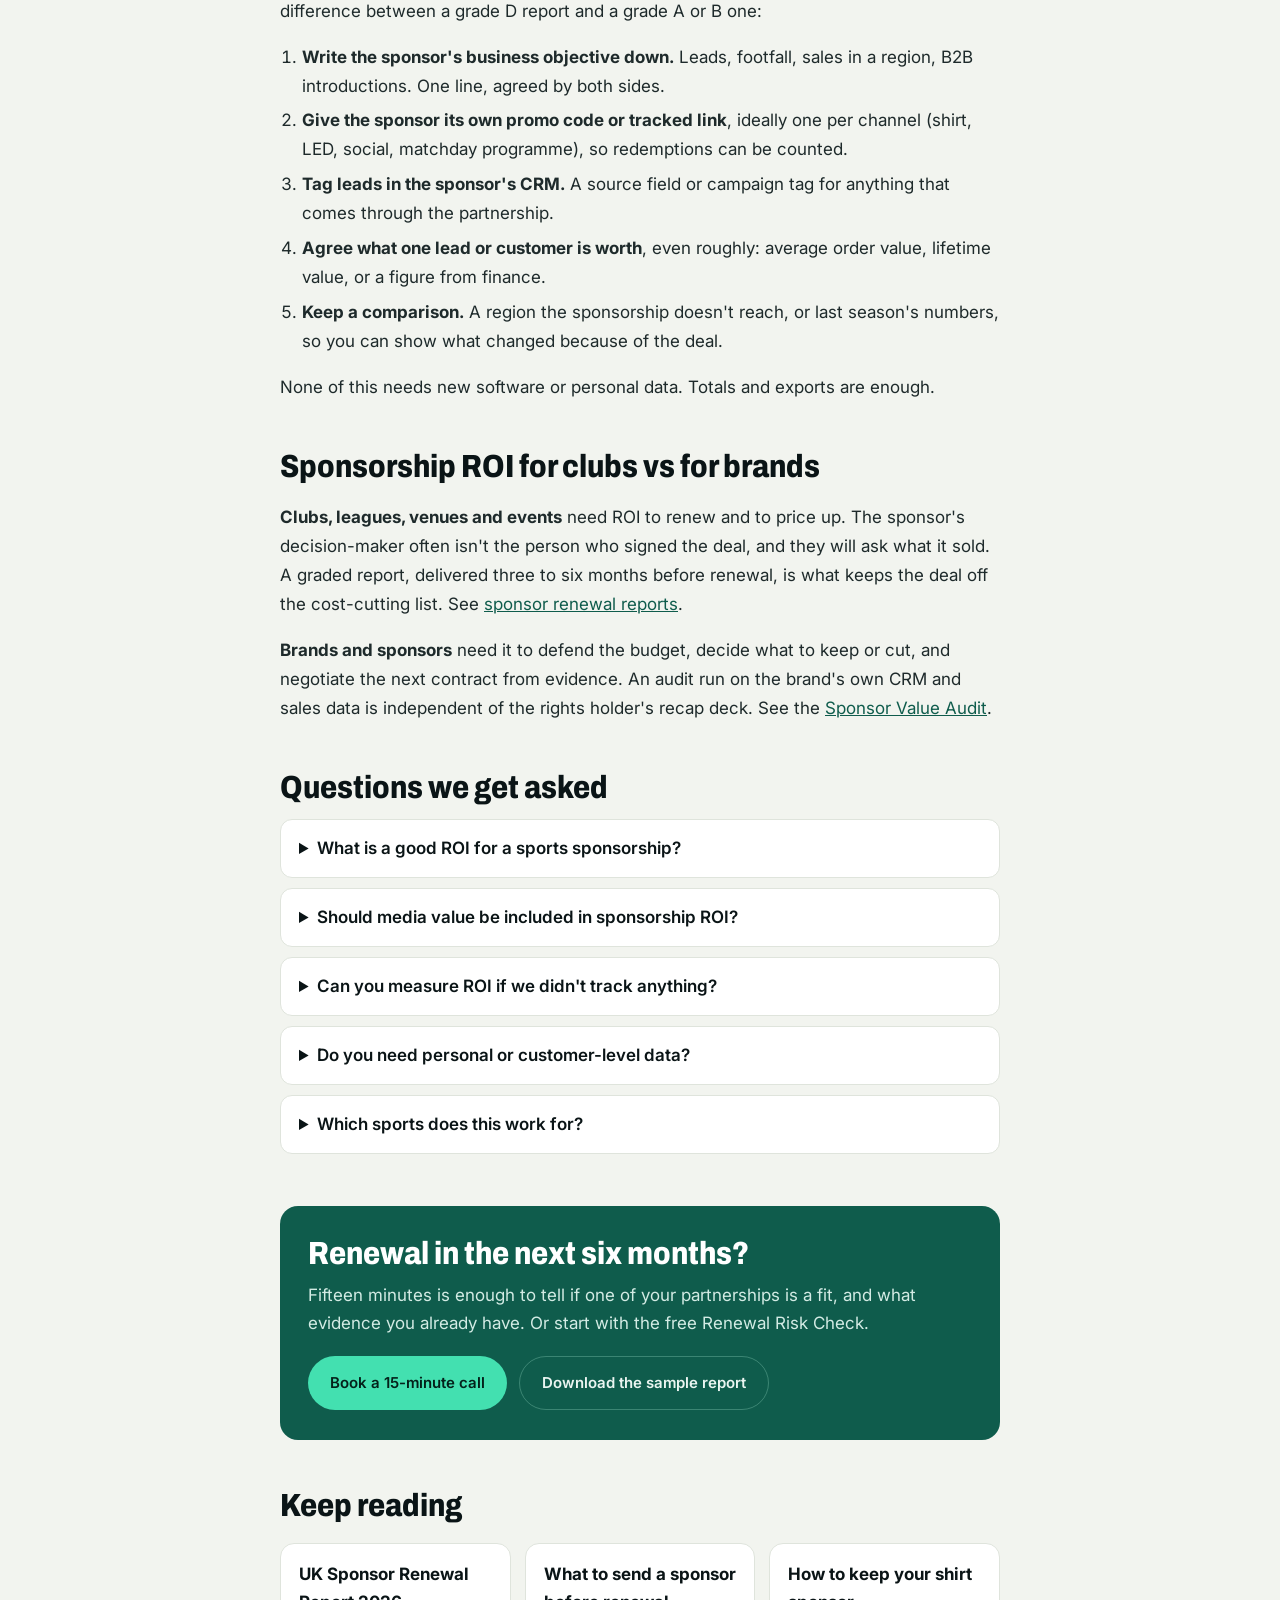
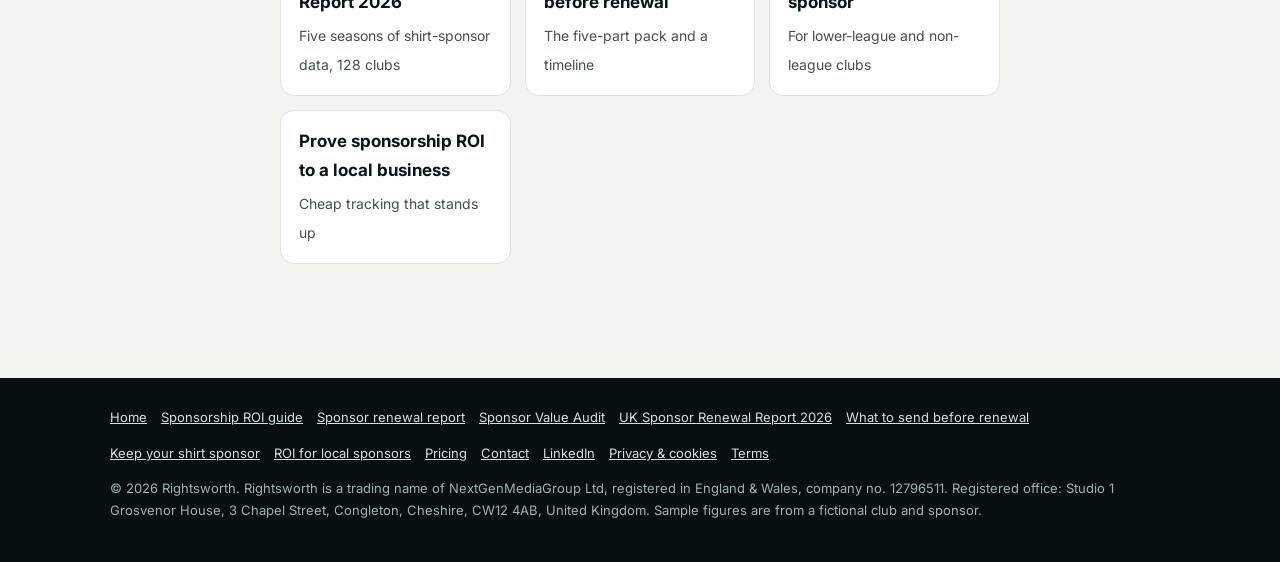
<file: sponsorship-roi/index.html>
<!doctype html>
<html lang="en-GB">
<head>
<meta charset="utf-8">
<meta name="viewport" content="width=device-width,initial-scale=1">
<title>How to Measure Sponsorship ROI: A Practical Guide | Rightsworth</title>
<meta name="description" content="A practical guide to measuring sports sponsorship ROI: the formula, why media value isn't return, A to D evidence grades and a worked example in GBP.">
<link rel="canonical" href="https://rightsworth.com/sponsorship-roi/">
<meta name="theme-color" content="#071113">
<link rel="icon" href="/favicon.svg" type="image/svg+xml">
<link rel="apple-touch-icon" href="/apple-touch-icon.png">
<meta property="og:type" content="article">
<meta property="og:site_name" content="Rightsworth">
<meta property="og:locale" content="en_GB">
<meta property="og:url" content="https://rightsworth.com/sponsorship-roi/">
<meta property="og:title" content="How to Measure Sponsorship ROI: A Practical Guide | Rightsworth">
<meta property="og:description" content="A practical guide to measuring sports sponsorship ROI: the formula, why media value isn't return, A to D evidence grades and a worked example in GBP.">
<meta property="og:image" content="https://rightsworth.com/og-image.png">
<meta property="og:image:width" content="1200">
<meta property="og:image:height" content="630">
<meta property="og:image:alt" content="Rightsworth: prove what your sponsorship is worth">
<meta name="twitter:card" content="summary_large_image">
<link rel="preconnect" href="https://fonts.googleapis.com"><link rel="preconnect" href="https://fonts.gstatic.com" crossorigin><link href="https://fonts.googleapis.com/css2?family=Archivo:wdth,wght@62..125,700..900&family=Inter:wght@400;600;700&family=JetBrains+Mono:wght@600&display=swap" rel="stylesheet">
<link rel="stylesheet" href="/pages.css">
<script type="application/ld+json">
{
 "@context": "https://schema.org",
 "@graph": [
  {
   "@type": "BreadcrumbList",
   "itemListElement": [
    {
     "@type": "ListItem",
     "position": 1,
     "name": "Rightsworth",
     "item": "https://rightsworth.com/"
    },
    {
     "@type": "ListItem",
     "position": 2,
     "name": "How to measure sponsorship ROI",
     "item": "https://rightsworth.com/sponsorship-roi/"
    }
   ]
  },
  {
   "@type": "Article",
   "headline": "How to measure sponsorship ROI",
   "description": "A practical guide to measuring sports sponsorship ROI: the formula, why media value isn't return, A to D evidence grades and a worked example in GBP.",
   "url": "https://rightsworth.com/sponsorship-roi/",
   "inLanguage": "en-GB",
   "datePublished": "2026-11-14",
   "dateModified": "2026-11-14",
   "author": {
    "@type": "Organization",
    "name": "Rightsworth",
    "url": "https://rightsworth.com/"
   },
   "publisher": {
    "@id": "https://rightsworth.com/#org"
   },
   "image": "https://rightsworth.com/og-image.png"
  },
  {
   "@type": "FAQPage",
   "mainEntity": [
    {
     "@type": "Question",
     "name": "What is a good ROI for a sports sponsorship?",
     "acceptedAnswer": {
      "@type": "Answer",
      "text": "There is no single benchmark, because sponsorships buy different things. A useful test is whether the conservative case (grade A and B outcomes only) covers the total cost. If it does, the deal is paying for itself on evidence alone."
     }
    },
    {
     "@type": "Question",
     "name": "Should media value be included in sponsorship ROI?",
     "acceptedAnswer": {
      "@type": "Answer",
      "text": "No. Media value estimates what the exposure would have cost as advertising. It shows the logo was seen, not that anything was sold, so we report it beside ROI as context and never inside it."
     }
    },
    {
     "@type": "Question",
     "name": "Can you measure ROI if we didn't track anything?",
     "acceptedAnswer": {
      "@type": "Answer",
      "text": "Usually, yes, but at a lower grade. Most partnerships have some trackable outcome, such as a code, a tagged lead or a sales total. We report what the evidence supports, say how strong it is, and give you a measurement plan so next season reaches grade A or B."
     }
    },
    {
     "@type": "Question",
     "name": "Do you need personal or customer-level data?",
     "acceptedAnswer": {
      "@type": "Answer",
      "text": "No. We work with totals and aggregates only, such as the number of code redemptions or tagged leads. No personal data changes hands."
     }
    },
    {
     "@type": "Question",
     "name": "Which sports does this work for?",
     "acceptedAnswer": {
      "@type": "Answer",
      "text": "Any sport: football, rugby, cricket, motorsport, basketball, hockey, running and more, plus leagues, venues and events. The method is the same for every one."
     }
    }
   ]
  },
  {
   "@type": "Organization",
   "@id": "https://rightsworth.com/#org",
   "name": "Rightsworth",
   "url": "https://rightsworth.com/",
   "legalName": "NextGenMediaGroup Ltd",
   "logo": "https://rightsworth.com/apple-touch-icon.png",
   "sameAs": [
    "https://www.linkedin.com/company/rightsworth/"
   ]
  }
 ]
}
</script>
</head>
<body>
<header class="ph"><div class="w"><a href="/" class="lg"><img src="/favicon.svg" alt="" width="28" height="28">Rightsworth</a><nav class="pn" aria-label="Main"><a href="/sponsorship-roi/" aria-current=page>Sponsorship ROI</a><a href="/sponsor-renewal-report/">Renewal report</a><a href="/sponsor-value-audit/">For brands</a><a href="/uk-sponsor-renewal-report-2026/">Research</a><a href="/#pricing">Pricing</a><a href="/#check">Self-check</a></nav></div></header>
<section class="hero"><div class="w n">
<p class="crumb"><a href="/">Rightsworth</a> / How to measure sponsorship ROI</p>
<p class="eb">Guide &middot; Sponsorship measurement</p>
<h1>How to measure sponsorship ROI</h1>
<p class="lead">The formula, why media value isn't return, and how to grade every number so the result survives the finance meeting. With a worked example in pounds.</p>
<div class="btns"><a class="btn bp" href="/#check">Grade your evidence in 30s</a><a class="btn bg" href="/rightsworth-sample-report.pdf">Download the sample report</a></div>
</div></section>
<main class="doc"><div class="w n">

<p>Most sponsorship ROI figures don't survive a finance meeting. They're built on media value: what the logo exposure would have cost as advertising. That's a useful number, but it isn't a return. A return is money the sponsor made because of the deal: leads, sales and customers. This guide shows how to measure that honestly, for any sport, with data most clubs and brands already have.</p>

<h2>What sponsorship ROI actually means</h2>
<p>Return on investment compares what a partnership brought in with what it cost. For sponsorship, that means:</p>
<div class="formula">ROI = (value of outcomes &minus; total cost) &divide; total cost</div>
<p><b>Total cost</b> is the rights fee plus activation: hospitality, creative, staff time, prizes and anything else spent to make the deal work. Leaving activation out is the most common way ROI gets inflated.</p>
<p><b>Value of outcomes</b> is the commercial value of what the partnership produced for the sponsor's business: tagged leads multiplied by what a lead is worth, promo-code revenue, new accounts multiplied by their value, and any extra customers compared with a region or period without the sponsorship.</p>

<h2>Why media value is not return</h2>
<p>Media value equivalency (MVE, sometimes called AVE) asks "what would this exposure have cost to buy?". It tells a sponsor that the logo was seen, which matters. It doesn't tell them whether anyone bought anything. A deal can carry £500K of media value and sell nothing; another can carry very little and fill a sales pipeline.</p>
<p>That's why a finance director's first question about a sponsorship report is "how do you know?". If the answer is impressions, the deal is easy to cut in a cost review. We keep media value in every report, clearly labelled as context, and never add it to ROI.</p>

<h2>Grade every number by its evidence</h2>
<p>Not all outcomes are equally certain. A promo-code redemption is a fact; "enquiries went up during the season" is a correlation. So every result gets a grade from A to D for how strong its evidence is:</p>
<table><thead><tr><th>Grade</th><th>What it means</th><th>Typical evidence</th><th>Counts in ROI?</th></tr></thead><tbody>
<tr><td><span class="g gA">A</span> Incremental</td><td>Compared against no sponsorship</td><td>New customers in the club's region against a control region, or this season against the season before</td><td>Yes, in full</td></tr>
<tr><td><span class="g gB">B</span> Attributed</td><td>Tracked directly to the deal</td><td>Promo-code redemptions, tracked links and UTMs, CRM leads tagged to the partnership</td><td>Yes, in full</td></tr>
<tr><td><span class="g gC">C</span> Associated</td><td>Moved during the deal, but not tracked</td><td>Regional enquiries up during the season, sales uplift with no tag</td><td>Half credit, base case only</td></tr>
<tr><td><span class="g gD">D</span> Exposure only</td><td>Seen, not sold</td><td>Broadcast impressions, media value equivalency, social reach</td><td>Never. Reported as context</td></tr>
</tbody></table>
<p class="note">You can grade your own partnership in 30 seconds with our <a href="/#check">evidence self-check</a>.</p>

<h2>Report ROI as a range, never one number</h2>
<p>A single ROI figure hides its assumptions. We always report two cases:</p>
<ul>
<li><b>Conservative case:</b> grade A and B outcomes only, the things we can track or compare.</li>
<li><b>Base case:</b> A and B, plus half credit for grade C outcomes that moved during the deal without tracking.</li>
</ul>
<div class="box"><h3>Worked example (fictional club and sponsor)</h3>
<p>Riverside FC &times; Northbank, one season. Total cost including activation: <b>£180,000</b>.</p>
<table><thead><tr><th>Outcome</th><th>Grade</th><th>Value</th></tr></thead><tbody>
<tr><td>+60 incremental accounts, club region vs control region</td><td><span class="g gA">A</span></td><td>£36,000</td></tr>
<tr><td>452 promo-code accounts and 1,210 tagged CRM leads</td><td><span class="g gB">B</span></td><td>£319,600</td></tr>
<tr><td>Untracked regional uplift during the season</td><td><span class="g gC">C</span></td><td>£60,000</td></tr>
<tr><td>16.9M impressions (media value)</td><td><span class="g gD">D</span></td><td>£543,000, context only</td></tr>
</tbody></table>
<p><b>Conservative ROI</b> = (£36,000 + £319,600 &minus; £180,000) &divide; £180,000 = <b>98%</b><br>
<b>Base-case ROI</b> = (£36,000 + £319,600 + £30,000 &minus; £180,000) &divide; £180,000 = <b>114%</b></p>
<p class="note">If media value had been counted, the "ROI" would have looked like 300% or more, and it would have been the first number finance threw out.</p></div>

<h2>How to set up a sponsorship so it can be measured</h2>
<p>The best time to plan measurement is before the season starts. Five things make the difference between a grade D report and a grade A or B one:</p>
<ol>
<li><b>Write the sponsor's business objective down.</b> Leads, footfall, sales in a region, B2B introductions. One line, agreed by both sides.</li>
<li><b>Give the sponsor its own promo code or tracked link</b>, ideally one per channel (shirt, LED, social, matchday programme), so redemptions can be counted.</li>
<li><b>Tag leads in the sponsor's CRM.</b> A source field or campaign tag for anything that comes through the partnership.</li>
<li><b>Agree what one lead or customer is worth</b>, even roughly: average order value, lifetime value, or a figure from finance.</li>
<li><b>Keep a comparison.</b> A region the sponsorship doesn't reach, or last season's numbers, so you can show what changed because of the deal.</li>
</ol>
<p>None of this needs new software or personal data. Totals and exports are enough.</p>

<h2>Sponsorship ROI for clubs vs for brands</h2>
<p><b>Clubs, leagues, venues and events</b> need ROI to renew and to price up. The sponsor's decision-maker often isn't the person who signed the deal, and they will ask what it sold. A graded report, delivered three to six months before renewal, is what keeps the deal off the cost-cutting list. See <a href="/sponsor-renewal-report/">sponsor renewal reports</a>.</p>
<p><b>Brands and sponsors</b> need it to defend the budget, decide what to keep or cut, and negotiate the next contract from evidence. An audit run on the brand's own CRM and sales data is independent of the rights holder's recap deck. See the <a href="/sponsor-value-audit/">Sponsor Value Audit</a>.</p>

<h2>Questions we get asked</h2><details><summary>What is a good ROI for a sports sponsorship?</summary><p>There is no single benchmark, because sponsorships buy different things. A useful test is whether the conservative case (grade A and B outcomes only) covers the total cost. If it does, the deal is paying for itself on evidence alone.</p></details><details><summary>Should media value be included in sponsorship ROI?</summary><p>No. Media value estimates what the exposure would have cost as advertising. It shows the logo was seen, not that anything was sold, so we report it beside ROI as context and never inside it.</p></details><details><summary>Can you measure ROI if we didn't track anything?</summary><p>Usually, yes, but at a lower grade. Most partnerships have some trackable outcome, such as a code, a tagged lead or a sales total. We report what the evidence supports, say how strong it is, and give you a measurement plan so next season reaches grade A or B.</p></details><details><summary>Do you need personal or customer-level data?</summary><p>No. We work with totals and aggregates only, such as the number of code redemptions or tagged leads. No personal data changes hands.</p></details><details><summary>Which sports does this work for?</summary><p>Any sport: football, rugby, cricket, motorsport, basketball, hockey, running and more, plus leagues, venues and events. The method is the same for every one.</p></details>
<div class="cta"><h2>Renewal in the next six months?</h2><p>Fifteen minutes is enough to tell if one of your partnerships is a fit, and what evidence you already have. Or start with the free Renewal Risk Check.</p><div class="btns"><a class="btn bp" href="mailto:raymond@rightsworth.com?subject=Book%20a%2015-minute%20call">Book a 15-minute call</a><a class="btn bg" href="/rightsworth-sample-report.pdf">Download the sample report</a></div></div>
<h2>Keep reading</h2>
<div class="rel"><a href="/uk-sponsor-renewal-report-2026/"><b>UK Sponsor Renewal Report 2026</b><span>Five seasons of shirt-sponsor data, 128 clubs</span></a><a href="/what-to-send-a-sponsor-before-renewal/"><b>What to send a sponsor before renewal</b><span>The five-part pack and a timeline</span></a><a href="/keep-your-shirt-sponsor/"><b>How to keep your shirt sponsor</b><span>For lower-league and non-league clubs</span></a><a href="/prove-sponsorship-roi-to-a-local-business/"><b>Prove sponsorship ROI to a local business</b><span>Cheap tracking that stands up</span></a></div>
</div></main>
<footer class="pf"><div class="w"><nav aria-label="Footer"><a href="/">Home</a><a href="/sponsorship-roi/">Sponsorship ROI guide</a><a href="/sponsor-renewal-report/">Sponsor renewal report</a><a href="/sponsor-value-audit/">Sponsor Value Audit</a><a href="/uk-sponsor-renewal-report-2026/">UK Sponsor Renewal Report 2026</a><a href="/what-to-send-a-sponsor-before-renewal/">What to send before renewal</a><a href="/keep-your-shirt-sponsor/">Keep your shirt sponsor</a><a href="/prove-sponsorship-roi-to-a-local-business/">ROI for local sponsors</a><a href="/#pricing">Pricing</a><a href="mailto:raymond@rightsworth.com">Contact</a><a href="https://www.linkedin.com/company/rightsworth/" rel="noopener">LinkedIn</a><a href="/privacy.html">Privacy &amp; cookies</a><a href="/terms.html">Terms</a></nav>
<p>&copy; 2026 Rightsworth. Rightsworth is a trading name of NextGenMediaGroup Ltd, registered in England &amp; Wales, company no. 12796511. Registered office: Studio 1 Grosvenor House, 3 Chapel Street, Congleton, Cheshire, CW12 4AB, United Kingdom. Sample figures are from a fictional club and sponsor.</p></div></footer>
</body>
</html>
</file>
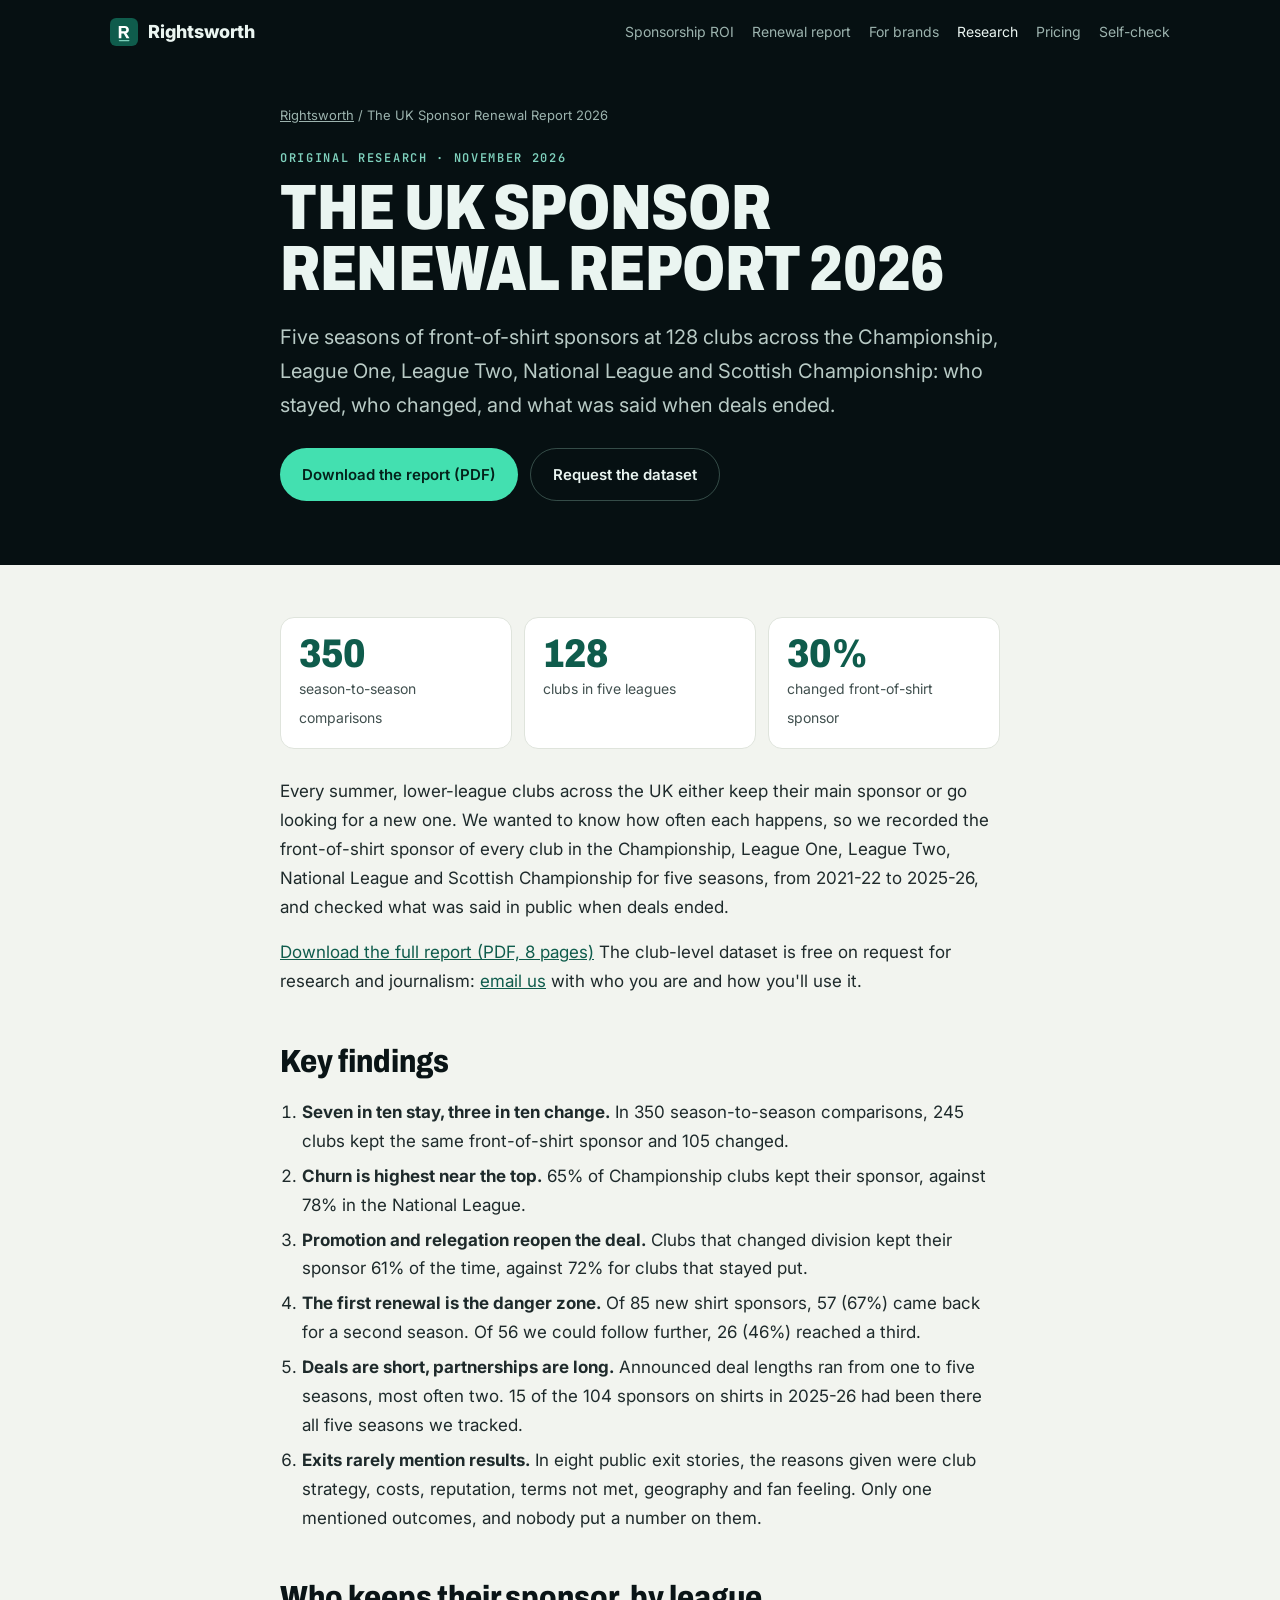
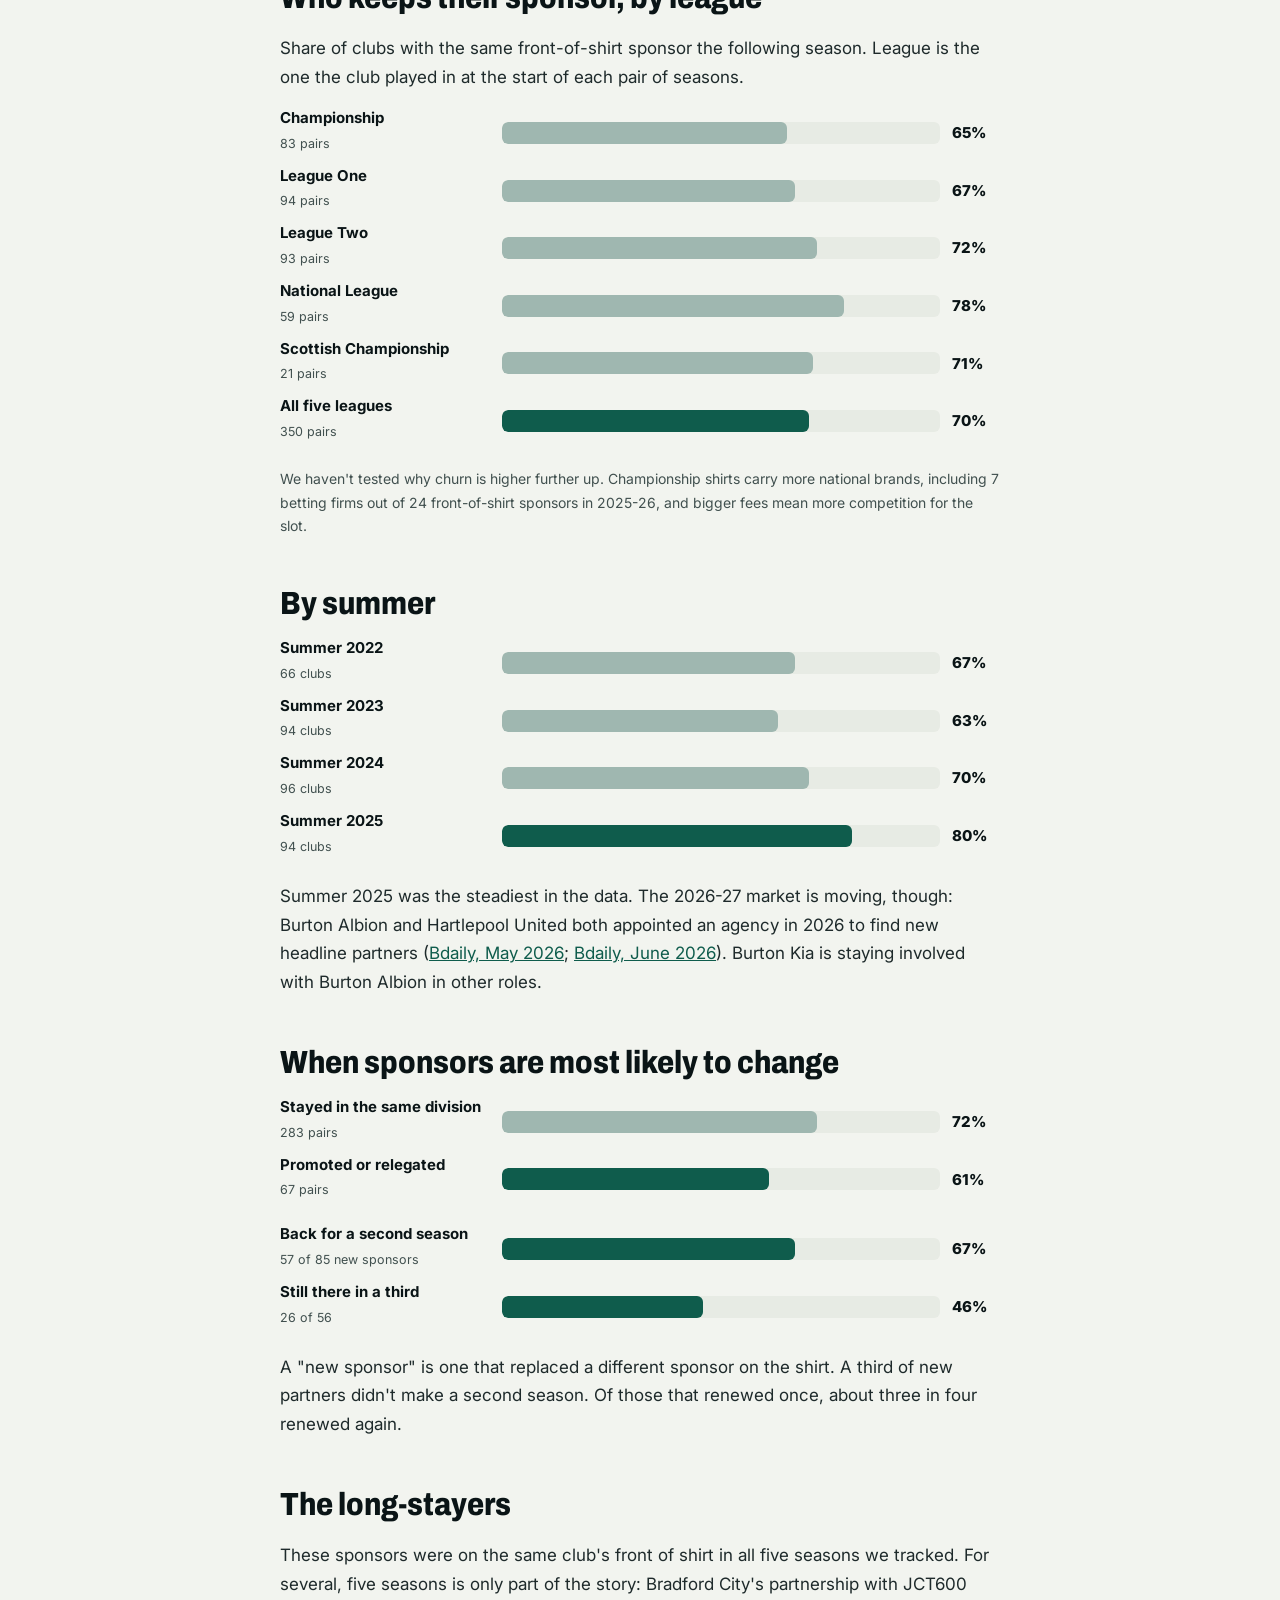
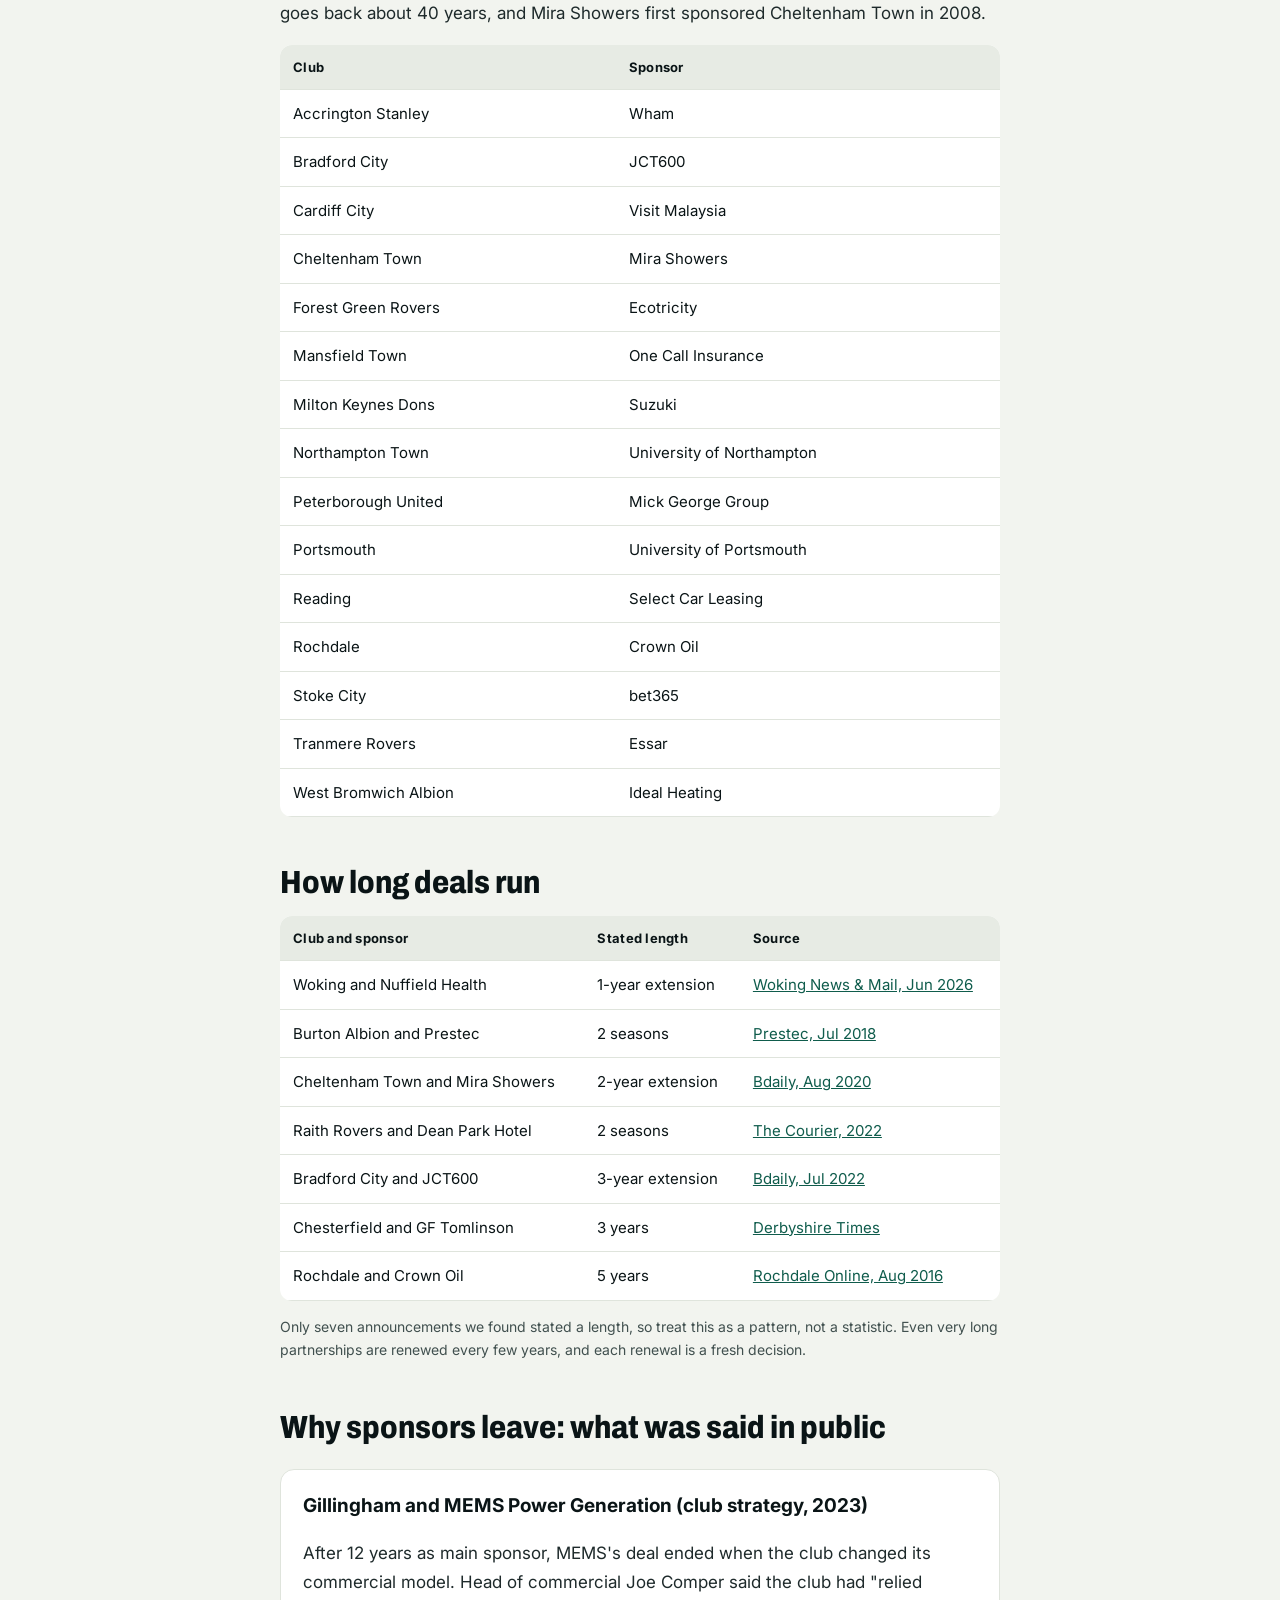
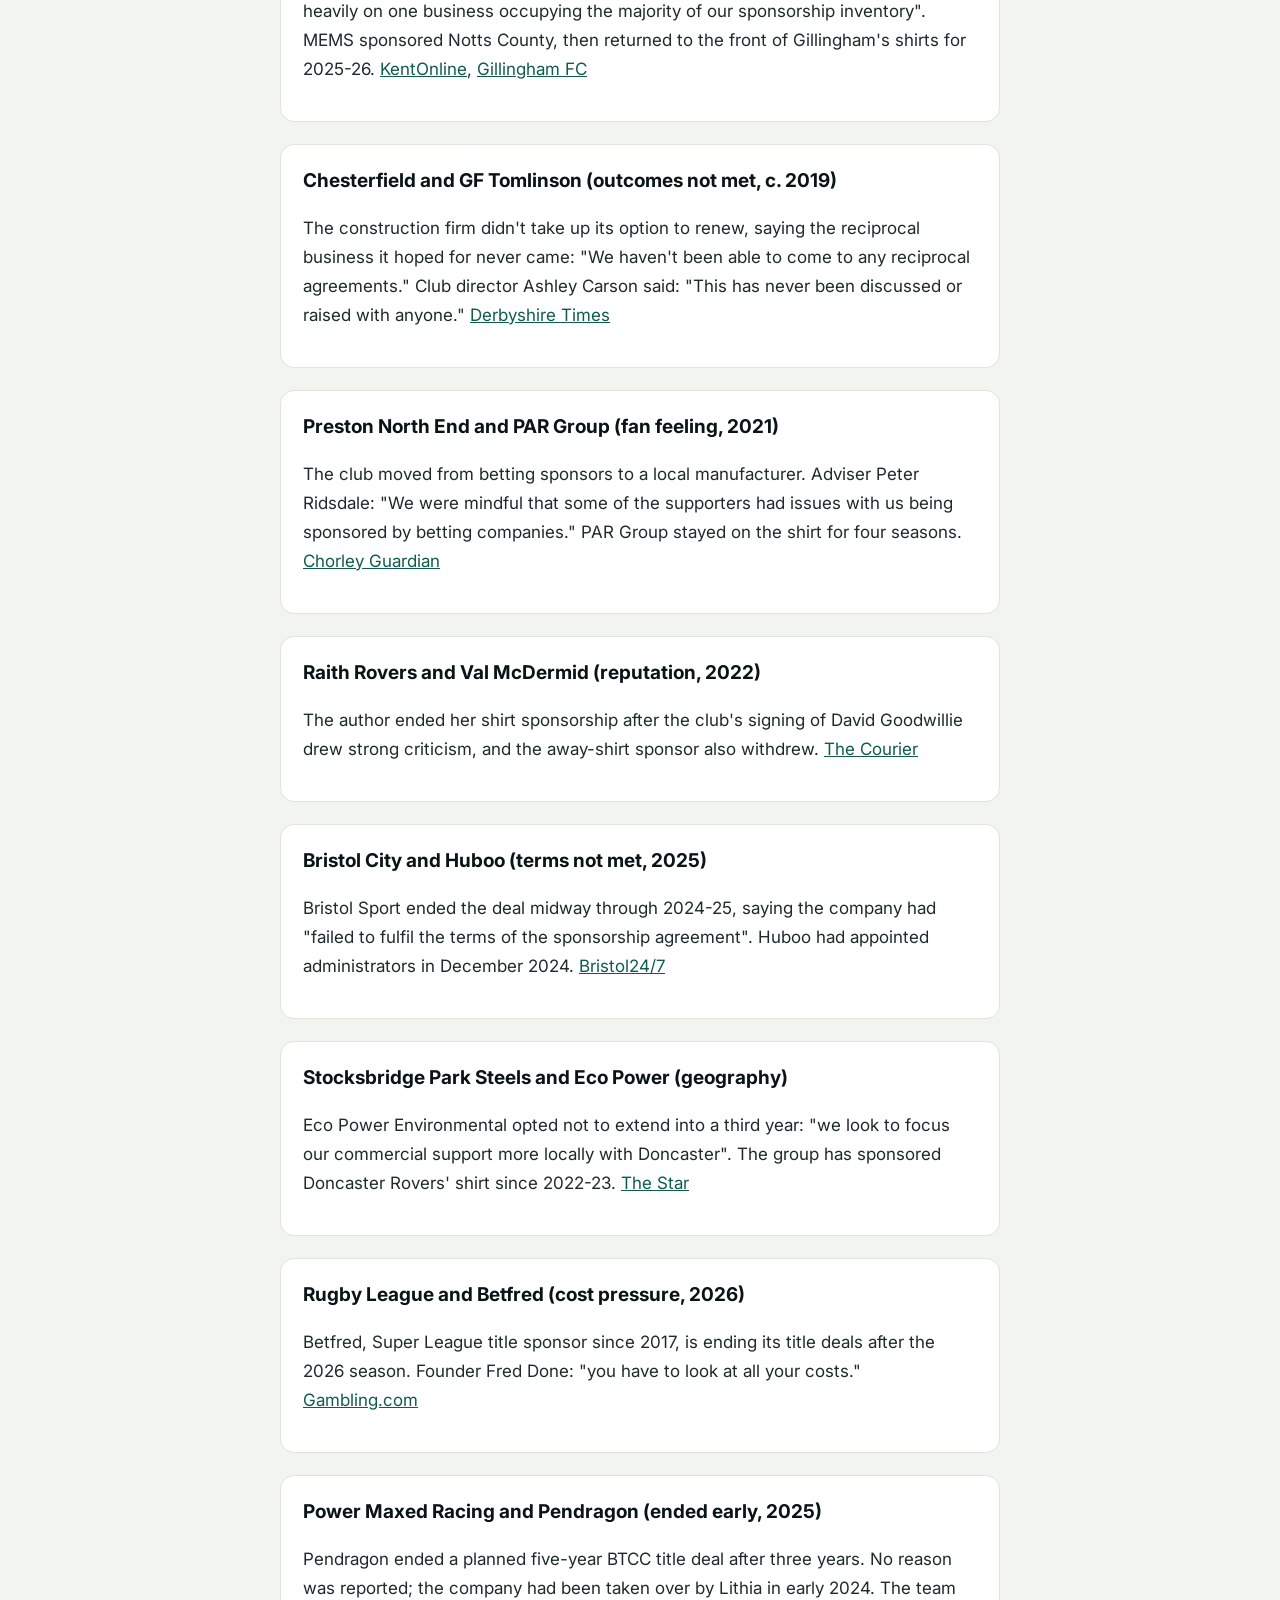
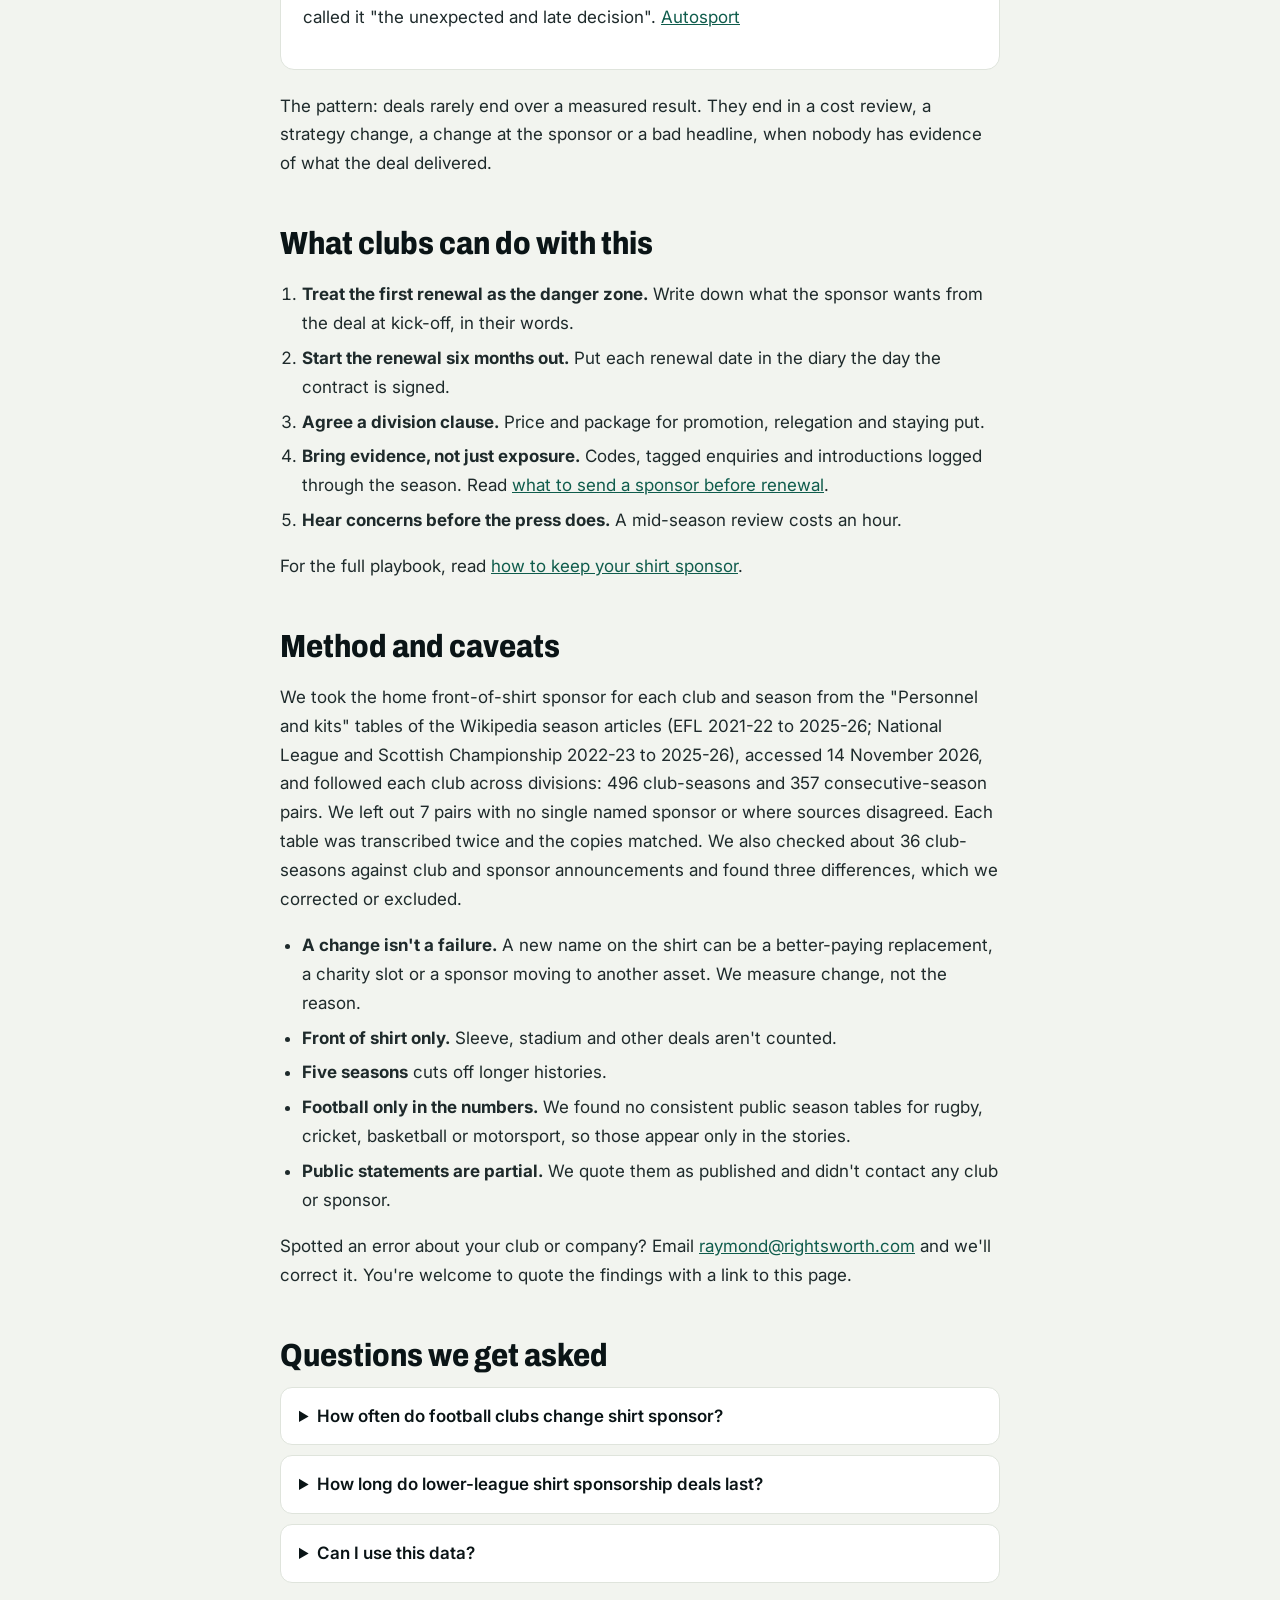
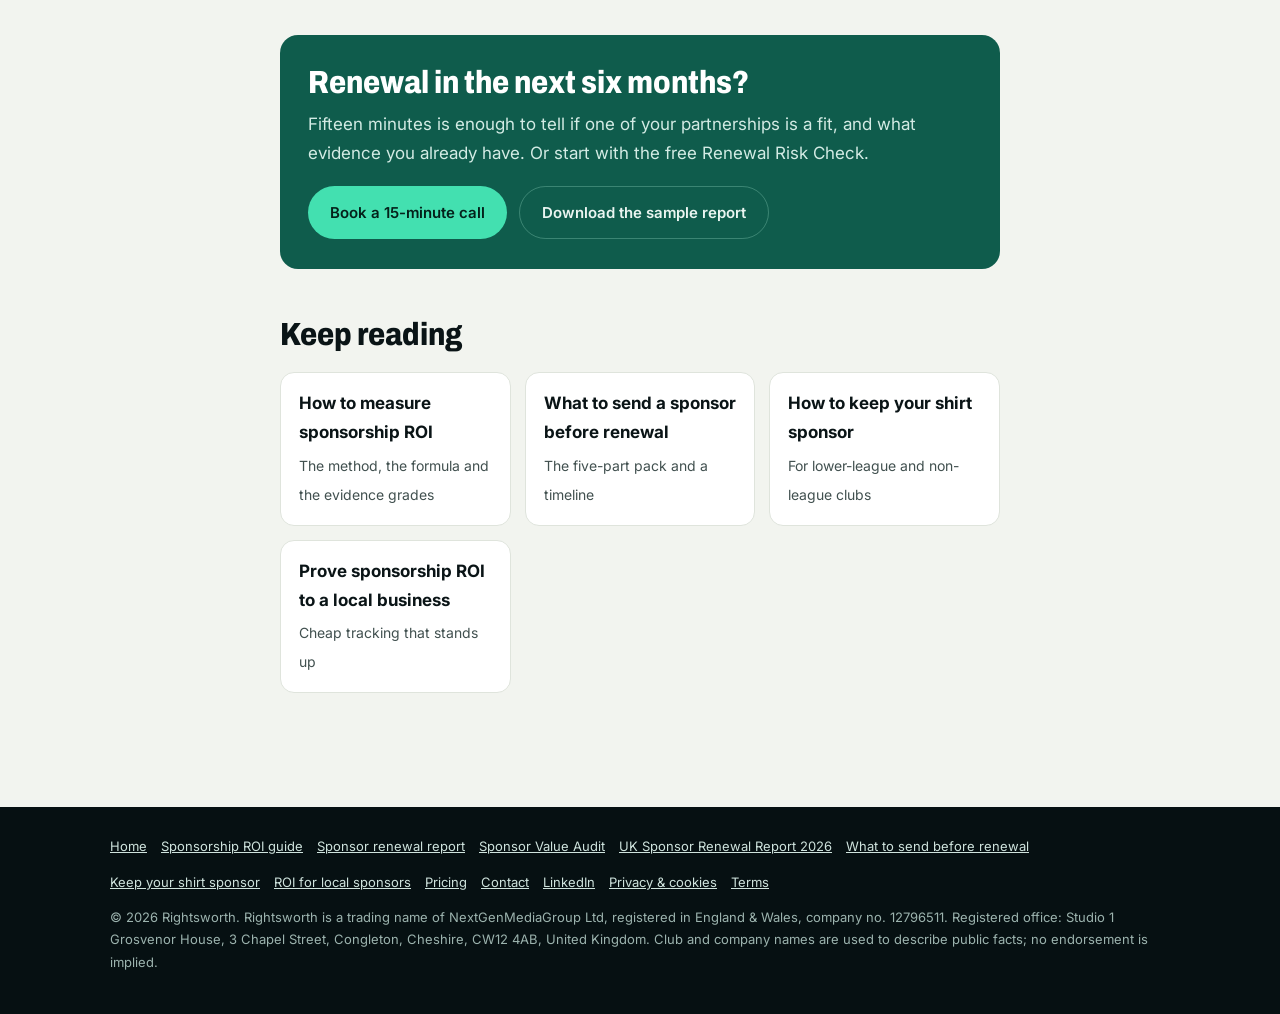
<file: uk-sponsor-renewal-report-2026/index.html>
<!doctype html>
<html lang="en-GB">
<head>
<meta charset="utf-8">
<meta name="viewport" content="width=device-width,initial-scale=1">
<title>UK Sponsor Renewal Report 2026: Shirt Sponsor Retention | Rightsworth</title>
<meta name="description" content="How often do UK lower-league clubs keep their shirt sponsor? Five seasons, 128 clubs, five leagues: 70% stay, 30% change each summer. Free report.">
<link rel="canonical" href="https://rightsworth.com/uk-sponsor-renewal-report-2026/">
<meta name="theme-color" content="#071113">
<link rel="icon" href="/favicon.svg" type="image/svg+xml">
<link rel="apple-touch-icon" href="/apple-touch-icon.png">
<meta property="og:type" content="article">
<meta property="og:site_name" content="Rightsworth">
<meta property="og:locale" content="en_GB">
<meta property="og:url" content="https://rightsworth.com/uk-sponsor-renewal-report-2026/">
<meta property="og:title" content="UK Sponsor Renewal Report 2026: Shirt Sponsor Retention | Rightsworth">
<meta property="og:description" content="How often do UK lower-league clubs keep their shirt sponsor? Five seasons, 128 clubs, five leagues: 70% stay, 30% change each summer. Free report.">
<meta property="og:image" content="https://rightsworth.com/og-image.png">
<meta property="og:image:width" content="1200">
<meta property="og:image:height" content="630">
<meta property="og:image:alt" content="Rightsworth: prove what your sponsorship is worth">
<meta name="twitter:card" content="summary_large_image">
<link rel="preconnect" href="https://fonts.googleapis.com"><link rel="preconnect" href="https://fonts.gstatic.com" crossorigin><link href="https://fonts.googleapis.com/css2?family=Archivo:wdth,wght@62..125,700..900&family=Inter:wght@400;600;700&family=JetBrains+Mono:wght@600&display=swap" rel="stylesheet">
<link rel="stylesheet" href="/pages.css">
<script type="application/ld+json">
{
 "@context": "https://schema.org",
 "@graph": [
  {
   "@type": "BreadcrumbList",
   "itemListElement": [
    {
     "@type": "ListItem",
     "position": 1,
     "name": "Rightsworth",
     "item": "https://rightsworth.com/"
    },
    {
     "@type": "ListItem",
     "position": 2,
     "name": "The UK Sponsor Renewal Report 2026",
     "item": "https://rightsworth.com/uk-sponsor-renewal-report-2026/"
    }
   ]
  },
  {
   "@type": "Article",
   "headline": "The UK Sponsor Renewal Report 2026",
   "description": "How often do UK lower-league clubs keep their shirt sponsor? Five seasons, 128 clubs, five leagues: 70% stay, 30% change each summer. Free report.",
   "url": "https://rightsworth.com/uk-sponsor-renewal-report-2026/",
   "inLanguage": "en-GB",
   "datePublished": "2026-11-14",
   "dateModified": "2026-11-14",
   "author": {
    "@type": "Organization",
    "name": "Rightsworth",
    "url": "https://rightsworth.com/"
   },
   "publisher": {
    "@id": "https://rightsworth.com/#org"
   },
   "image": "https://rightsworth.com/og-image.png"
  },
  {
   "@type": "FAQPage",
   "mainEntity": [
    {
     "@type": "Question",
     "name": "How often do football clubs change shirt sponsor?",
     "acceptedAnswer": {
      "@type": "Answer",
      "text": "In our data, about three in ten clubs had a different front-of-shirt sponsor the following season: 105 of 350 season-to-season comparisons across five UK leagues, 2021-22 to 2025-26."
     }
    },
    {
     "@type": "Question",
     "name": "How long do lower-league shirt sponsorship deals last?",
     "acceptedAnswer": {
      "@type": "Answer",
      "text": "Where a length was announced, deals ran one to five seasons, most often two. Long partnerships are usually a run of short renewals."
     }
    },
    {
     "@type": "Question",
     "name": "Can I use this data?",
     "acceptedAnswer": {
      "@type": "Answer",
      "text": "Yes, you can quote the findings with credit to Rightsworth and a link to this page. The club-level dataset is free on request for research and journalism (email raymond@rightsworth.com); it is shared for your own use only and may not be republished or redistributed."
     }
    }
   ]
  },
  {
   "@type": "Organization",
   "@id": "https://rightsworth.com/#org",
   "name": "Rightsworth",
   "url": "https://rightsworth.com/",
   "legalName": "NextGenMediaGroup Ltd",
   "logo": "https://rightsworth.com/apple-touch-icon.png",
   "sameAs": [
    "https://www.linkedin.com/company/rightsworth/"
   ]
  }
 ]
}
</script>
</head>
<body>
<header class="ph"><div class="w"><a href="/" class="lg"><img src="/favicon.svg" alt="" width="28" height="28">Rightsworth</a><nav class="pn" aria-label="Main"><a href="/sponsorship-roi/">Sponsorship ROI</a><a href="/sponsor-renewal-report/">Renewal report</a><a href="/sponsor-value-audit/">For brands</a><a href="/uk-sponsor-renewal-report-2026/" aria-current=page>Research</a><a href="/#pricing">Pricing</a><a href="/#check">Self-check</a></nav></div></header>
<section class="hero"><div class="w n">
<p class="crumb"><a href="/">Rightsworth</a> / The UK Sponsor Renewal Report 2026</p>
<p class="eb">Original research &middot; November 2026</p>
<h1>The UK Sponsor Renewal Report 2026</h1>
<p class="lead">Five seasons of front-of-shirt sponsors at 128 clubs across the Championship, League One, League Two, National League and Scottish Championship: who stayed, who changed, and what was said when deals ended.</p>
<div class="btns"><a class="btn bp" href="/uk-sponsor-renewal-report-2026/Rightsworth-UK-Sponsor-Renewal-Report-2026.pdf">Download the report (PDF)</a><a class="btn bg" href="mailto:raymond@rightsworth.com?subject=Renewal%20dataset%20request">Request the dataset</a></div>
</div></section>
<main class="doc"><div class="w n">

<div class="stats"><div><b>350</b><span>season-to-season comparisons</span></div><div><b>128</b><span>clubs in five leagues</span></div><div><b>30%</b><span>changed front-of-shirt sponsor</span></div></div>

<p>Every summer, lower-league clubs across the UK either keep their main sponsor or go looking for a new one. We wanted to know how often each happens, so we recorded the front-of-shirt sponsor of every club in the Championship, League One, League Two, National League and Scottish Championship for five seasons, from 2021-22 to 2025-26, and checked what was said in public when deals ended.</p>
<p><a href="/uk-sponsor-renewal-report-2026/Rightsworth-UK-Sponsor-Renewal-Report-2026.pdf">Download the full report (PDF, 8 pages)</a> The club-level dataset is free on request for research and journalism: <a href="mailto:raymond@rightsworth.com?subject=Renewal%20dataset%20request">email us</a> with who you are and how you'll use it.</p>

<h2>Key findings</h2>
<ol>
<li><b>Seven in ten stay, three in ten change.</b> In 350 season-to-season comparisons, 245 clubs kept the same front-of-shirt sponsor and 105 changed.</li>
<li><b>Churn is highest near the top.</b> 65% of Championship clubs kept their sponsor, against 78% in the National League.</li>
<li><b>Promotion and relegation reopen the deal.</b> Clubs that changed division kept their sponsor 61% of the time, against 72% for clubs that stayed put.</li>
<li><b>The first renewal is the danger zone.</b> Of 85 new shirt sponsors, 57 (67%) came back for a second season. Of 56 we could follow further, 26 (46%) reached a third.</li>
<li><b>Deals are short, partnerships are long.</b> Announced deal lengths ran from one to five seasons, most often two. 15 of the 104 sponsors on shirts in 2025-26 had been there all five seasons we tracked.</li>
<li><b>Exits rarely mention results.</b> In eight public exit stories, the reasons given were club strategy, costs, reputation, terms not met, geography and fan feeling. Only one mentioned outcomes, and nobody put a number on them.</li>
</ol>

<h2>Who keeps their sponsor, by league</h2>
<p>Share of clubs with the same front-of-shirt sponsor the following season. League is the one the club played in at the start of each pair of seasons.</p>
<div class="bars"><div class="bar"><div class="bl"><b>Championship</b><span>83 pairs</span></div><div class="bt"><i style="width:65%"></i></div><div class="bv">65%</div></div><div class="bar"><div class="bl"><b>League One</b><span>94 pairs</span></div><div class="bt"><i style="width:67%"></i></div><div class="bv">67%</div></div><div class="bar"><div class="bl"><b>League Two</b><span>93 pairs</span></div><div class="bt"><i style="width:72%"></i></div><div class="bv">72%</div></div><div class="bar"><div class="bl"><b>National League</b><span>59 pairs</span></div><div class="bt"><i style="width:78%"></i></div><div class="bv">78%</div></div><div class="bar"><div class="bl"><b>Scottish Championship</b><span>21 pairs</span></div><div class="bt"><i style="width:71%"></i></div><div class="bv">71%</div></div><div class="bar hl"><div class="bl"><b>All five leagues</b><span>350 pairs</span></div><div class="bt"><i style="width:70%"></i></div><div class="bv">70%</div></div></div>
<p class="note">We haven't tested why churn is higher further up. Championship shirts carry more national brands, including 7 betting firms out of 24 front-of-shirt sponsors in 2025-26, and bigger fees mean more competition for the slot.</p>

<h2>By summer</h2>
<div class="bars"><div class="bar"><div class="bl"><b>Summer 2022</b><span>66 clubs</span></div><div class="bt"><i style="width:67%"></i></div><div class="bv">67%</div></div><div class="bar"><div class="bl"><b>Summer 2023</b><span>94 clubs</span></div><div class="bt"><i style="width:63%"></i></div><div class="bv">63%</div></div><div class="bar"><div class="bl"><b>Summer 2024</b><span>96 clubs</span></div><div class="bt"><i style="width:70%"></i></div><div class="bv">70%</div></div><div class="bar hl"><div class="bl"><b>Summer 2025</b><span>94 clubs</span></div><div class="bt"><i style="width:80%"></i></div><div class="bv">80%</div></div></div>
<p>Summer 2025 was the steadiest in the data. The 2026-27 market is moving, though: Burton Albion and Hartlepool United both appointed an agency in 2026 to find new headline partners (<a href="https://bdaily.co.uk/articles/2026/05/05/burton-albion-seeks-new-shirt-sponsor" rel="noopener">Bdaily, May 2026</a>; <a href="https://bdaily.co.uk/articles/2026/06/03/pools-kick-off-sponsorship-search" rel="noopener">Bdaily, June 2026</a>). Burton Kia is staying involved with Burton Albion in other roles.</p>

<h2>When sponsors are most likely to change</h2>
<div class="bars"><div class="bar"><div class="bl"><b>Stayed in the same division</b><span>283 pairs</span></div><div class="bt"><i style="width:72%"></i></div><div class="bv">72%</div></div><div class="bar hl"><div class="bl"><b>Promoted or relegated</b><span>67 pairs</span></div><div class="bt"><i style="width:61%"></i></div><div class="bv">61%</div></div></div>
<div class="bars"><div class="bar hl"><div class="bl"><b>Back for a second season</b><span>57 of 85 new sponsors</span></div><div class="bt"><i style="width:67%"></i></div><div class="bv">67%</div></div><div class="bar hl"><div class="bl"><b>Still there in a third</b><span>26 of 56</span></div><div class="bt"><i style="width:46%"></i></div><div class="bv">46%</div></div></div>
<p>A "new sponsor" is one that replaced a different sponsor on the shirt. A third of new partners didn't make a second season. Of those that renewed once, about three in four renewed again.</p>

<h2>The long-stayers</h2>
<p>These sponsors were on the same club's front of shirt in all five seasons we tracked. For several, five seasons is only part of the story: Bradford City's partnership with JCT600 goes back about 40 years, and Mira Showers first sponsored Cheltenham Town in 2008.</p>
<table><thead><tr><th>Club</th><th>Sponsor</th></tr></thead><tbody><tr><td>Accrington Stanley</td><td>Wham</td></tr><tr><td>Bradford City</td><td>JCT600</td></tr><tr><td>Cardiff City</td><td>Visit Malaysia</td></tr><tr><td>Cheltenham Town</td><td>Mira Showers</td></tr><tr><td>Forest Green Rovers</td><td>Ecotricity</td></tr><tr><td>Mansfield Town</td><td>One Call Insurance</td></tr><tr><td>Milton Keynes Dons</td><td>Suzuki</td></tr><tr><td>Northampton Town</td><td>University of Northampton</td></tr><tr><td>Peterborough United</td><td>Mick George Group</td></tr><tr><td>Portsmouth</td><td>University of Portsmouth</td></tr><tr><td>Reading</td><td>Select Car Leasing</td></tr><tr><td>Rochdale</td><td>Crown Oil</td></tr><tr><td>Stoke City</td><td>bet365</td></tr><tr><td>Tranmere Rovers</td><td>Essar</td></tr><tr><td>West Bromwich Albion</td><td>Ideal Heating</td></tr></tbody></table>

<h2>How long deals run</h2>
<table><thead><tr><th>Club and sponsor</th><th>Stated length</th><th>Source</th></tr></thead><tbody>
<tr><td>Woking and Nuffield Health</td><td>1-year extension</td><td><a href="https://www.wokingnewsandmail.co.uk/sport/shirt-sponsor-signs-one-year-extension-to-deal-with-woking-fc-918625" rel="noopener">Woking News &amp; Mail, Jun 2026</a></td></tr>
<tr><td>Burton Albion and Prestec</td><td>2 seasons</td><td><a href="https://prestecuk.com/prestec-signs-two-year-shirt-sponsorship-deal-with-burton-albion" rel="noopener">Prestec, Jul 2018</a></td></tr>
<tr><td>Cheltenham Town and Mira Showers</td><td>2-year extension</td><td><a href="https://bdaily.co.uk/articles/2020/08/10/mira-showers-extend-their-partnership-with-cheltenham-town-for-two-more-years" rel="noopener">Bdaily, Aug 2020</a></td></tr>
<tr><td>Raith Rovers and Dean Park Hotel</td><td>2 seasons</td><td><a href="https://www.thecourier.co.uk/fp/sport/football/3181769/raith-rovers-unveil-new-sponsor-after-david-goodwillie-signing-sparked-val-mcdermid-withdrawal/" rel="noopener">The Courier, 2022</a></td></tr>
<tr><td>Bradford City and JCT600</td><td>3-year extension</td><td><a href="https://bdaily.co.uk/articles/2022/07/25/jct600-to-continue-as-driving-force-at-bradford-city-as-it-announces-three-year-sponsorship-deal-extension" rel="noopener">Bdaily, Jul 2022</a></td></tr>
<tr><td>Chesterfield and GF Tomlinson</td><td>3 years</td><td><a href="https://www.derbyshiretimes.co.uk/sport/football/chesterfield-sponsor-wont-renew-due-frustrations-field-issues-spireites-talks-potential-replacement-43858" rel="noopener">Derbyshire Times</a></td></tr>
<tr><td>Rochdale and Crown Oil</td><td>5 years</td><td><a href="https://rochdaleonline.co.uk/news-features/4/sport-news/104426/crown-oil-sign-fiveyear-agreement-with-rochdale-afc-in-record-breaking-deal-for-the-club" rel="noopener">Rochdale Online, Aug 2016</a></td></tr>
</tbody></table>
<p class="note">Only seven announcements we found stated a length, so treat this as a pattern, not a statistic. Even very long partnerships are renewed every few years, and each renewal is a fresh decision.</p>

<h2>Why sponsors leave: what was said in public</h2>
<div class="box"><h3>Gillingham and MEMS Power Generation (club strategy, 2023)</h3><p>After 12 years as main sponsor, MEMS's deal ended when the club changed its commercial model. Head of commercial Joe Comper said the club had "relied heavily on one business occupying the majority of our sponsorship inventory". MEMS sponsored Notts County, then returned to the front of Gillingham's shirts for 2025-26. <a href="https://www.kentonline.co.uk/medway/sport/gillinghams-main-sponsor-left-disappointed-as-club-seek-new-285052/" rel="noopener">KentOnline</a>, <a href="https://www.gillinghamfootballclub.com/news/mems-power-generation-returns-front-gillingham-fc-shirts" rel="noopener">Gillingham FC</a></p></div>
<div class="box"><h3>Chesterfield and GF Tomlinson (outcomes not met, c. 2019)</h3><p>The construction firm didn't take up its option to renew, saying the reciprocal business it hoped for never came: "We haven't been able to come to any reciprocal agreements." Club director Ashley Carson said: "This has never been discussed or raised with anyone." <a href="https://www.derbyshiretimes.co.uk/sport/football/chesterfield-sponsor-wont-renew-due-frustrations-field-issues-spireites-talks-potential-replacement-43858" rel="noopener">Derbyshire Times</a></p></div>
<div class="box"><h3>Preston North End and PAR Group (fan feeling, 2021)</h3><p>The club moved from betting sponsors to a local manufacturer. Adviser Peter Ridsdale: "We were mindful that some of the supporters had issues with us being sponsored by betting companies." PAR Group stayed on the shirt for four seasons. <a href="https://www.chorley-guardian.co.uk/sport/football/preston-north-end/preston-north-end-go-local-with-shirt-sponsors-after-ending-betting-link-up-3287297" rel="noopener">Chorley Guardian</a></p></div>
<div class="box"><h3>Raith Rovers and Val McDermid (reputation, 2022)</h3><p>The author ended her shirt sponsorship after the club's signing of David Goodwillie drew strong criticism, and the away-shirt sponsor also withdrew. <a href="https://www.thecourier.co.uk/fp/sport/football/3181769/raith-rovers-unveil-new-sponsor-after-david-goodwillie-signing-sparked-val-mcdermid-withdrawal/" rel="noopener">The Courier</a></p></div>
<div class="box"><h3>Bristol City and Huboo (terms not met, 2025)</h3><p>Bristol Sport ended the deal midway through 2024-25, saying the company had "failed to fulfil the terms of the sponsorship agreement". Huboo had appointed administrators in December 2024. <a href="https://www.bristol247.com/sport/news-sport/bristol-bears-bristol-city-end-huboo-sponsorships-midway-through-seasons/" rel="noopener">Bristol24/7</a></p></div>
<div class="box"><h3>Stocksbridge Park Steels and Eco Power (geography)</h3><p>Eco Power Environmental opted not to extend into a third year: "we look to focus our commercial support more locally with Doncaster". The group has sponsored Doncaster Rovers' shirt since 2022-23. <a href="https://www.thestar.co.uk/sport/football/stocksbridge-park-steels-jamie-vardys-former-club-seeks-fresh-investment-after-losing-main-sponsor-3671848" rel="noopener">The Star</a></p></div>
<div class="box"><h3>Rugby League and Betfred (cost pressure, 2026)</h3><p>Betfred, Super League title sponsor since 2017, is ending its title deals after the 2026 season. Founder Fred Done: "you have to look at all your costs." <a href="https://www.gambling.com/uk/news/betfred-to-end-rugby-league-sponsorship-due-to-tax-rises" rel="noopener">Gambling.com</a></p></div>
<div class="box"><h3>Power Maxed Racing and Pendragon (ended early, 2025)</h3><p>Pendragon ended a planned five-year BTCC title deal after three years. No reason was reported; the company had been taken over by Lithia in early 2024. The team called it "the unexpected and late decision". <a href="https://www.autosport.com/btcc/news/vauxhall-teams-btcc-future-in-jeopardy-after-sponsor-termination/10695569/" rel="noopener">Autosport</a></p></div>
<p>The pattern: deals rarely end over a measured result. They end in a cost review, a strategy change, a change at the sponsor or a bad headline, when nobody has evidence of what the deal delivered.</p>

<h2>What clubs can do with this</h2>
<ol>
<li><b>Treat the first renewal as the danger zone.</b> Write down what the sponsor wants from the deal at kick-off, in their words.</li>
<li><b>Start the renewal six months out.</b> Put each renewal date in the diary the day the contract is signed.</li>
<li><b>Agree a division clause.</b> Price and package for promotion, relegation and staying put.</li>
<li><b>Bring evidence, not just exposure.</b> Codes, tagged enquiries and introductions logged through the season. Read <a href="/what-to-send-a-sponsor-before-renewal/">what to send a sponsor before renewal</a>.</li>
<li><b>Hear concerns before the press does.</b> A mid-season review costs an hour.</li>
</ol>
<p>For the full playbook, read <a href="/keep-your-shirt-sponsor/">how to keep your shirt sponsor</a>.</p>

<h2>Method and caveats</h2>
<p>We took the home front-of-shirt sponsor for each club and season from the "Personnel and kits" tables of the Wikipedia season articles (EFL 2021-22 to 2025-26; National League and Scottish Championship 2022-23 to 2025-26), accessed 14 November 2026, and followed each club across divisions: 496 club-seasons and 357 consecutive-season pairs. We left out 7 pairs with no single named sponsor or where sources disagreed. Each table was transcribed twice and the copies matched. We also checked about 36 club-seasons against club and sponsor announcements and found three differences, which we corrected or excluded.</p>
<ul>
<li><b>A change isn't a failure.</b> A new name on the shirt can be a better-paying replacement, a charity slot or a sponsor moving to another asset. We measure change, not the reason.</li>
<li><b>Front of shirt only.</b> Sleeve, stadium and other deals aren't counted.</li>
<li><b>Five seasons</b> cuts off longer histories.</li>
<li><b>Football only in the numbers.</b> We found no consistent public season tables for rugby, cricket, basketball or motorsport, so those appear only in the stories.</li>
<li><b>Public statements are partial.</b> We quote them as published and didn't contact any club or sponsor.</li>
</ul>
<p>Spotted an error about your club or company? Email <a href="mailto:raymond@rightsworth.com">raymond@rightsworth.com</a> and we'll correct it. You're welcome to quote the findings with a link to this page.</p>

<h2>Questions we get asked</h2><details><summary>How often do football clubs change shirt sponsor?</summary><p>In our data, about three in ten clubs had a different front-of-shirt sponsor the following season: 105 of 350 season-to-season comparisons across five UK leagues, 2021-22 to 2025-26.</p></details><details><summary>How long do lower-league shirt sponsorship deals last?</summary><p>Where a length was announced, deals ran one to five seasons, most often two. Long partnerships are usually a run of short renewals.</p></details><details><summary>Can I use this data?</summary><p>Yes, you can quote the findings with credit to Rightsworth and a link to this page. The club-level dataset is free on request for research and journalism (email raymond@rightsworth.com); it is shared for your own use only and may not be republished or redistributed.</p></details>
<div class="cta"><h2>Renewal in the next six months?</h2><p>Fifteen minutes is enough to tell if one of your partnerships is a fit, and what evidence you already have. Or start with the free Renewal Risk Check.</p><div class="btns"><a class="btn bp" href="mailto:raymond@rightsworth.com?subject=Book%20a%2015-minute%20call">Book a 15-minute call</a><a class="btn bg" href="/rightsworth-sample-report.pdf">Download the sample report</a></div></div>
<h2>Keep reading</h2>
<div class="rel"><a href="/sponsorship-roi/"><b>How to measure sponsorship ROI</b><span>The method, the formula and the evidence grades</span></a><a href="/what-to-send-a-sponsor-before-renewal/"><b>What to send a sponsor before renewal</b><span>The five-part pack and a timeline</span></a><a href="/keep-your-shirt-sponsor/"><b>How to keep your shirt sponsor</b><span>For lower-league and non-league clubs</span></a><a href="/prove-sponsorship-roi-to-a-local-business/"><b>Prove sponsorship ROI to a local business</b><span>Cheap tracking that stands up</span></a></div>
</div></main>
<footer class="pf"><div class="w"><nav aria-label="Footer"><a href="/">Home</a><a href="/sponsorship-roi/">Sponsorship ROI guide</a><a href="/sponsor-renewal-report/">Sponsor renewal report</a><a href="/sponsor-value-audit/">Sponsor Value Audit</a><a href="/uk-sponsor-renewal-report-2026/">UK Sponsor Renewal Report 2026</a><a href="/what-to-send-a-sponsor-before-renewal/">What to send before renewal</a><a href="/keep-your-shirt-sponsor/">Keep your shirt sponsor</a><a href="/prove-sponsorship-roi-to-a-local-business/">ROI for local sponsors</a><a href="/#pricing">Pricing</a><a href="mailto:raymond@rightsworth.com">Contact</a><a href="https://www.linkedin.com/company/rightsworth/" rel="noopener">LinkedIn</a><a href="/privacy.html">Privacy &amp; cookies</a><a href="/terms.html">Terms</a></nav>
<p>&copy; 2026 Rightsworth. Rightsworth is a trading name of NextGenMediaGroup Ltd, registered in England &amp; Wales, company no. 12796511. Registered office: Studio 1 Grosvenor House, 3 Chapel Street, Congleton, Cheshire, CW12 4AB, United Kingdom. Club and company names are used to describe public facts; no endorsement is implied.</p></div></footer>
</body>
</html>
</file>
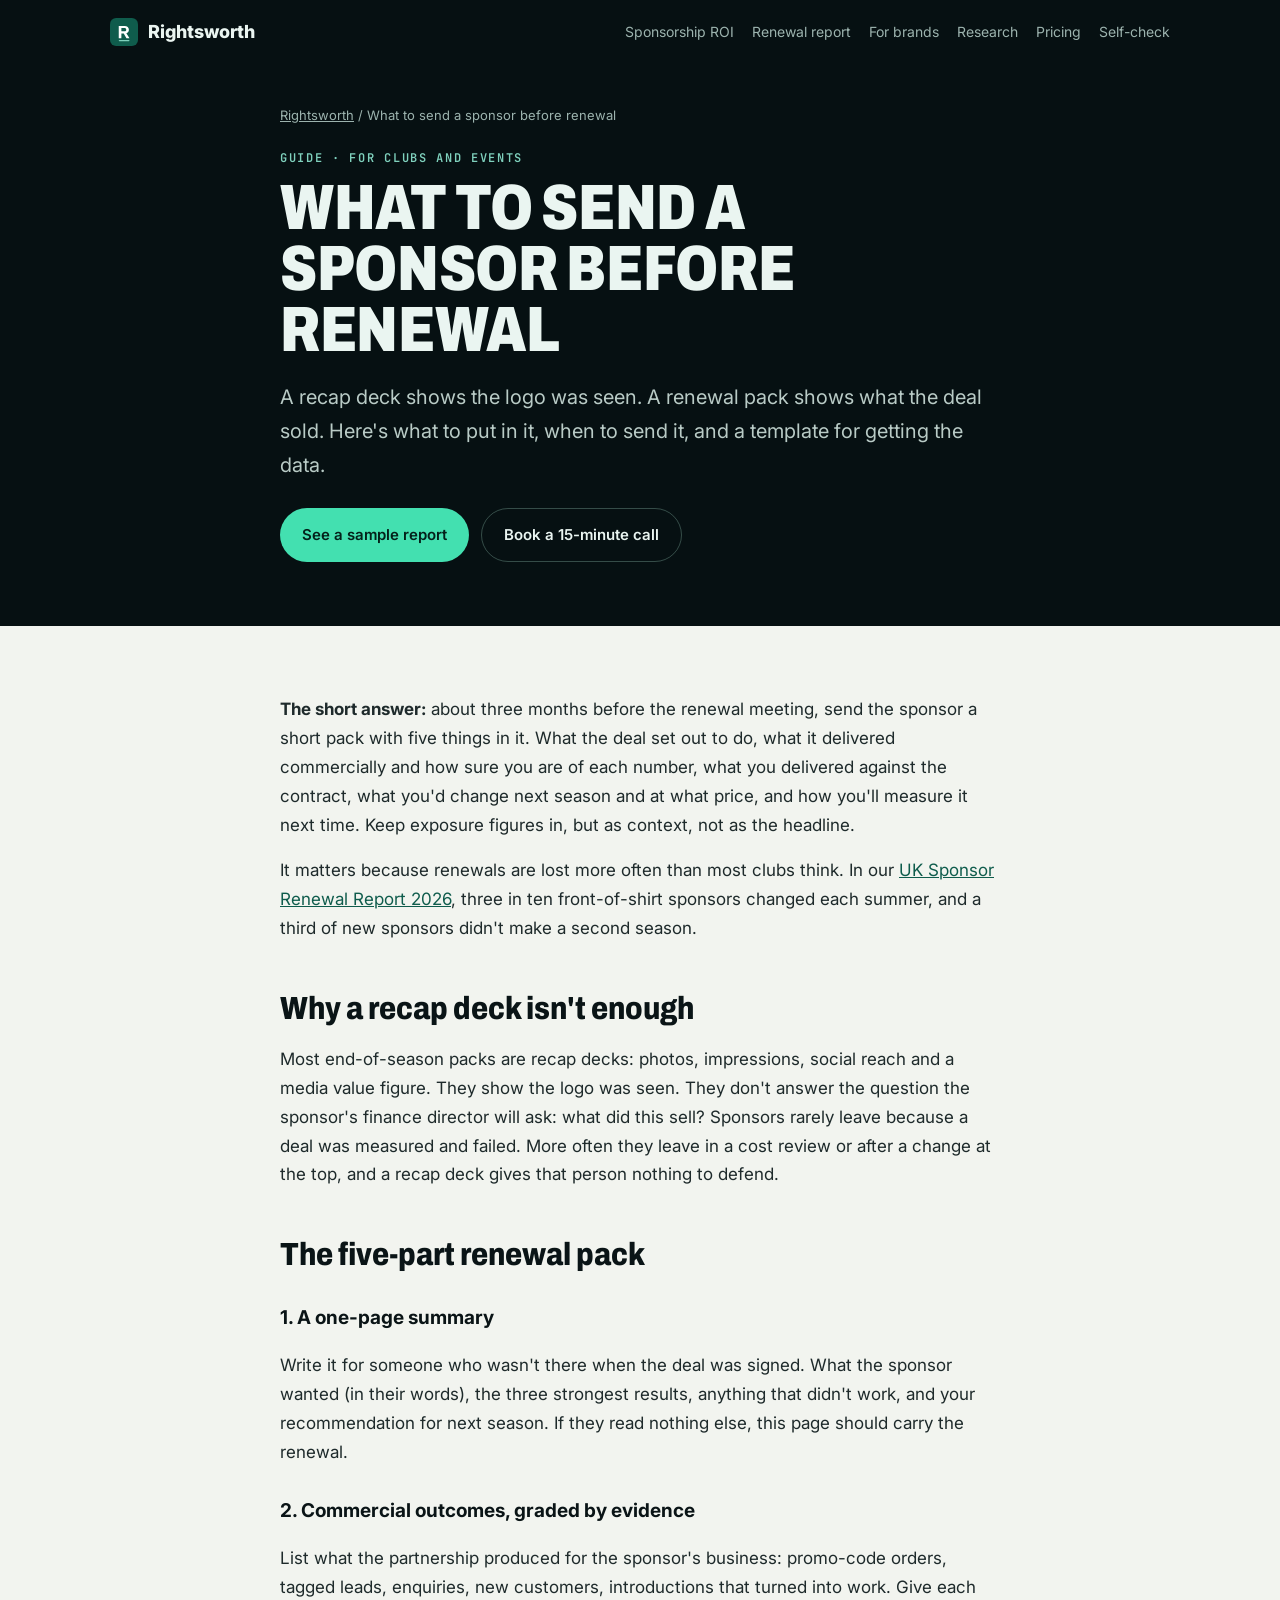
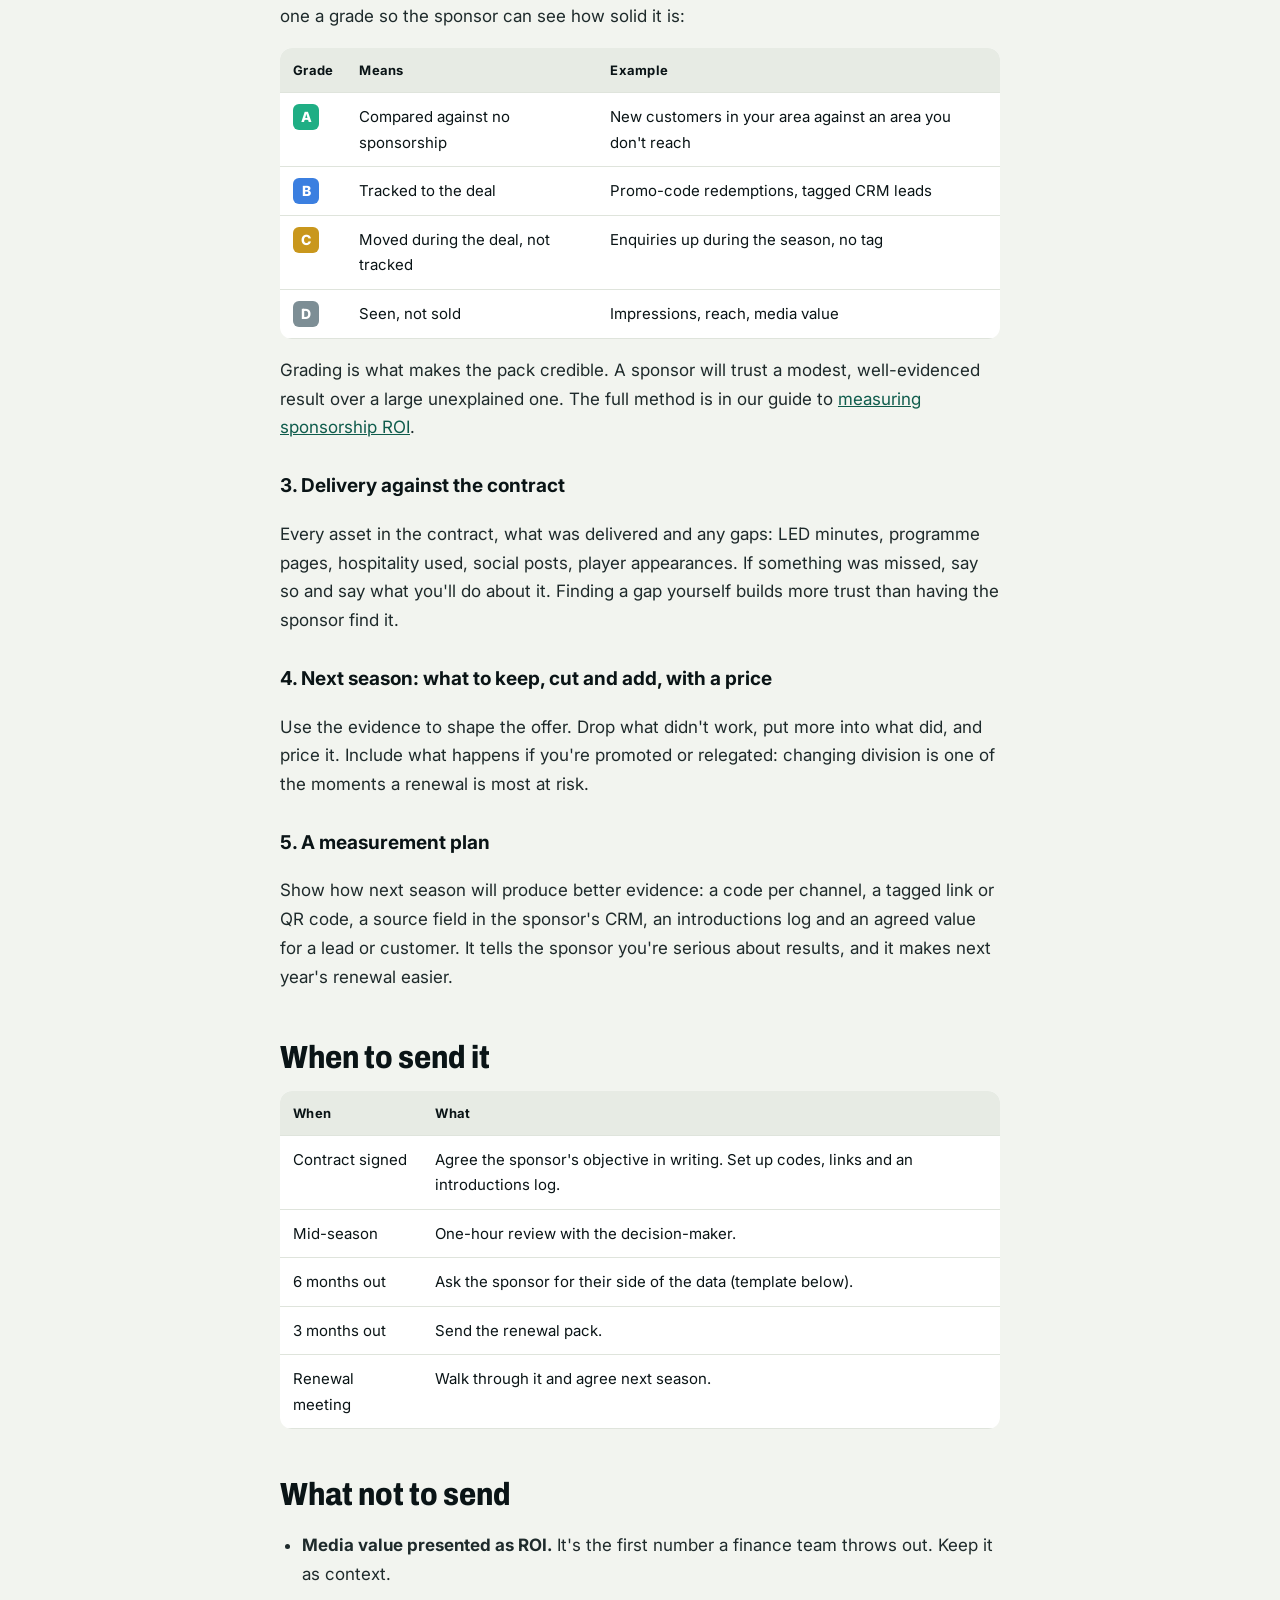
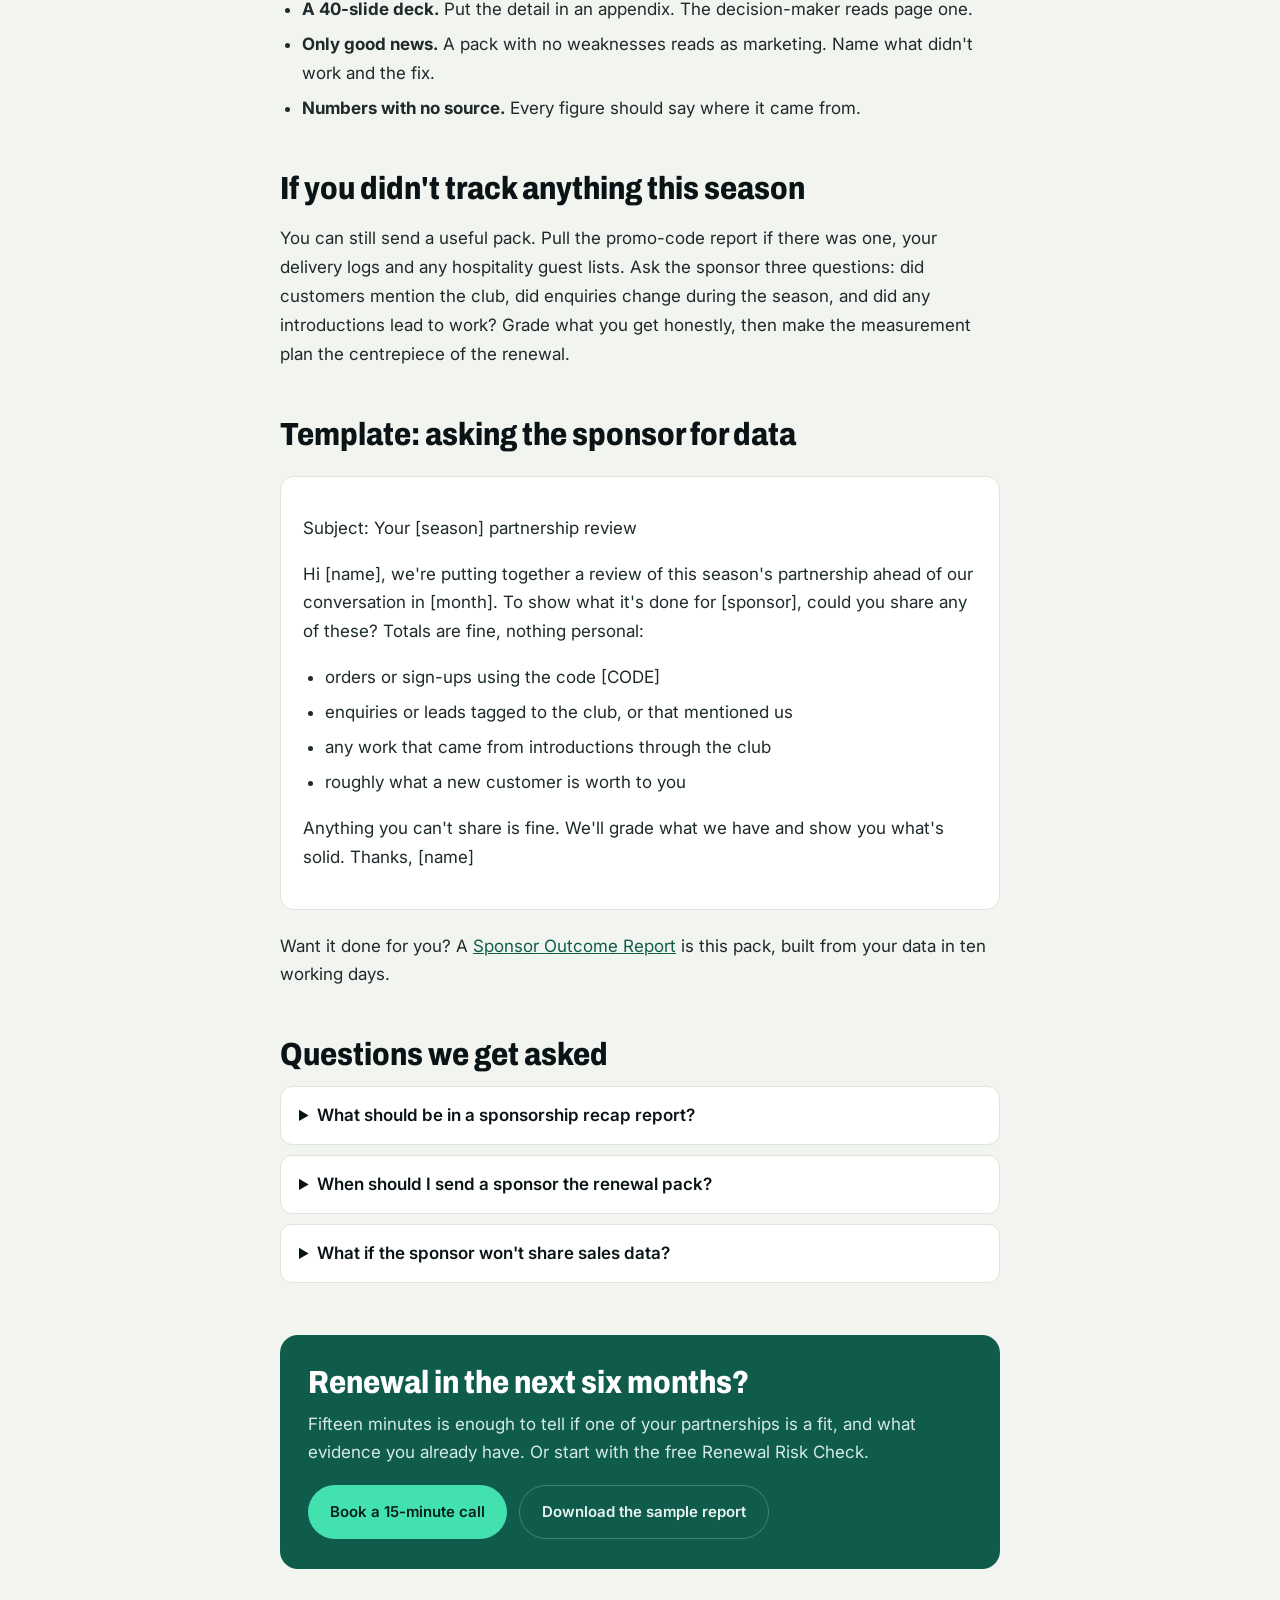
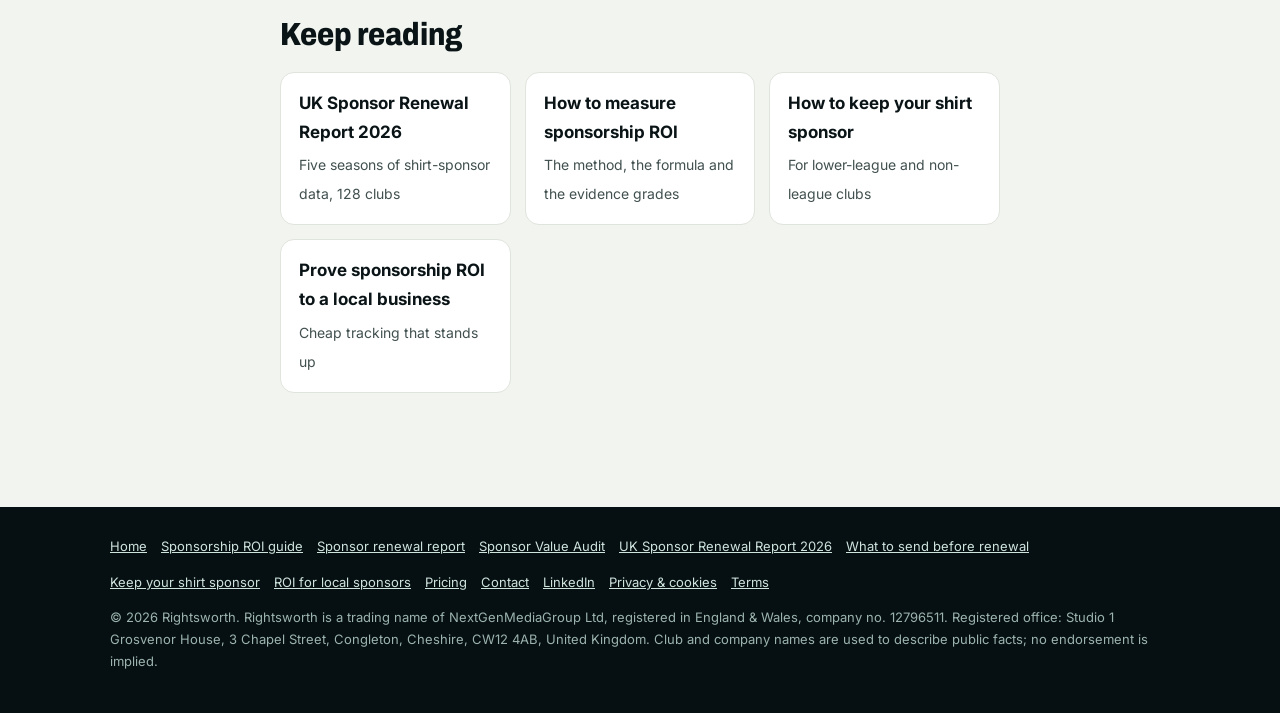
<file: what-to-send-a-sponsor-before-renewal/index.html>
<!doctype html>
<html lang="en-GB">
<head>
<meta charset="utf-8">
<meta name="viewport" content="width=device-width,initial-scale=1">
<title>What to Send a Sponsor Before Renewal: UK Checklist | Rightsworth</title>
<meta name="description" content="The five-part pack to send a sponsor before renewal: summary, graded outcomes, delivery, next-season price and a measurement plan. With timeline and email template.">
<link rel="canonical" href="https://rightsworth.com/what-to-send-a-sponsor-before-renewal/">
<meta name="theme-color" content="#071113">
<link rel="icon" href="/favicon.svg" type="image/svg+xml">
<link rel="apple-touch-icon" href="/apple-touch-icon.png">
<meta property="og:type" content="article">
<meta property="og:site_name" content="Rightsworth">
<meta property="og:locale" content="en_GB">
<meta property="og:url" content="https://rightsworth.com/what-to-send-a-sponsor-before-renewal/">
<meta property="og:title" content="What to Send a Sponsor Before Renewal: UK Checklist | Rightsworth">
<meta property="og:description" content="The five-part pack to send a sponsor before renewal: summary, graded outcomes, delivery, next-season price and a measurement plan. With timeline and email template.">
<meta property="og:image" content="https://rightsworth.com/og-image.png">
<meta property="og:image:width" content="1200">
<meta property="og:image:height" content="630">
<meta property="og:image:alt" content="Rightsworth: prove what your sponsorship is worth">
<meta name="twitter:card" content="summary_large_image">
<link rel="preconnect" href="https://fonts.googleapis.com"><link rel="preconnect" href="https://fonts.gstatic.com" crossorigin><link href="https://fonts.googleapis.com/css2?family=Archivo:wdth,wght@62..125,700..900&family=Inter:wght@400;600;700&family=JetBrains+Mono:wght@600&display=swap" rel="stylesheet">
<link rel="stylesheet" href="/pages.css">
<script type="application/ld+json">
{
 "@context": "https://schema.org",
 "@graph": [
  {
   "@type": "BreadcrumbList",
   "itemListElement": [
    {
     "@type": "ListItem",
     "position": 1,
     "name": "Rightsworth",
     "item": "https://rightsworth.com/"
    },
    {
     "@type": "ListItem",
     "position": 2,
     "name": "What to send a sponsor before renewal",
     "item": "https://rightsworth.com/what-to-send-a-sponsor-before-renewal/"
    }
   ]
  },
  {
   "@type": "Article",
   "headline": "What to send a sponsor before renewal",
   "description": "The five-part pack to send a sponsor before renewal: summary, graded outcomes, delivery, next-season price and a measurement plan. With timeline and email template.",
   "url": "https://rightsworth.com/what-to-send-a-sponsor-before-renewal/",
   "inLanguage": "en-GB",
   "datePublished": "2026-11-14",
   "dateModified": "2026-11-14",
   "author": {
    "@type": "Organization",
    "name": "Rightsworth",
    "url": "https://rightsworth.com/"
   },
   "publisher": {
    "@id": "https://rightsworth.com/#org"
   },
   "image": "https://rightsworth.com/og-image.png"
  },
  {
   "@type": "FAQPage",
   "mainEntity": [
    {
     "@type": "Question",
     "name": "What should be in a sponsorship recap report?",
     "acceptedAnswer": {
      "@type": "Answer",
      "text": "A summary page, commercial outcomes graded by evidence, delivery against the contract, a priced plan for next season and a measurement plan. Exposure figures belong in it as context."
     }
    },
    {
     "@type": "Question",
     "name": "When should I send a sponsor the renewal pack?",
     "acceptedAnswer": {
      "@type": "Answer",
      "text": "About three months before the renewal meeting, after asking the sponsor for their side of the data around six months out."
     }
    },
    {
     "@type": "Question",
     "name": "What if the sponsor won't share sales data?",
     "acceptedAnswer": {
      "@type": "Answer",
      "text": "Use what you control: promo-code reports, tagged links, delivery logs and an introductions log. Grade it honestly and agree better tracking for next season."
     }
    }
   ]
  },
  {
   "@type": "Organization",
   "@id": "https://rightsworth.com/#org",
   "name": "Rightsworth",
   "url": "https://rightsworth.com/",
   "legalName": "NextGenMediaGroup Ltd",
   "logo": "https://rightsworth.com/apple-touch-icon.png",
   "sameAs": [
    "https://www.linkedin.com/company/rightsworth/"
   ]
  }
 ]
}
</script>
</head>
<body>
<header class="ph"><div class="w"><a href="/" class="lg"><img src="/favicon.svg" alt="" width="28" height="28">Rightsworth</a><nav class="pn" aria-label="Main"><a href="/sponsorship-roi/">Sponsorship ROI</a><a href="/sponsor-renewal-report/">Renewal report</a><a href="/sponsor-value-audit/">For brands</a><a href="/uk-sponsor-renewal-report-2026/">Research</a><a href="/#pricing">Pricing</a><a href="/#check">Self-check</a></nav></div></header>
<section class="hero"><div class="w n">
<p class="crumb"><a href="/">Rightsworth</a> / What to send a sponsor before renewal</p>
<p class="eb">Guide &middot; For clubs and events</p>
<h1>What to send a sponsor before renewal</h1>
<p class="lead">A recap deck shows the logo was seen. A renewal pack shows what the deal sold. Here's what to put in it, when to send it, and a template for getting the data.</p>
<div class="btns"><a class="btn bp" href="/rightsworth-sample-report.pdf">See a sample report</a><a class="btn bg" href="mailto:raymond@rightsworth.com?subject=Renewal%20pack">Book a 15-minute call</a></div>
</div></section>
<main class="doc"><div class="w n">

<p><b>The short answer:</b> about three months before the renewal meeting, send the sponsor a short pack with five things in it. What the deal set out to do, what it delivered commercially and how sure you are of each number, what you delivered against the contract, what you'd change next season and at what price, and how you'll measure it next time. Keep exposure figures in, but as context, not as the headline.</p>
<p>It matters because renewals are lost more often than most clubs think. In our <a href="/uk-sponsor-renewal-report-2026/">UK Sponsor Renewal Report 2026</a>, three in ten front-of-shirt sponsors changed each summer, and a third of new sponsors didn't make a second season.</p>

<h2>Why a recap deck isn't enough</h2>
<p>Most end-of-season packs are recap decks: photos, impressions, social reach and a media value figure. They show the logo was seen. They don't answer the question the sponsor's finance director will ask: what did this sell? Sponsors rarely leave because a deal was measured and failed. More often they leave in a cost review or after a change at the top, and a recap deck gives that person nothing to defend.</p>

<h2>The five-part renewal pack</h2>
<h3>1. A one-page summary</h3>
<p>Write it for someone who wasn't there when the deal was signed. What the sponsor wanted (in their words), the three strongest results, anything that didn't work, and your recommendation for next season. If they read nothing else, this page should carry the renewal.</p>
<h3>2. Commercial outcomes, graded by evidence</h3>
<p>List what the partnership produced for the sponsor's business: promo-code orders, tagged leads, enquiries, new customers, introductions that turned into work. Give each one a grade so the sponsor can see how solid it is:</p>
<table><thead><tr><th>Grade</th><th>Means</th><th>Example</th></tr></thead><tbody>
<tr><td><span class="g gA">A</span></td><td>Compared against no sponsorship</td><td>New customers in your area against an area you don't reach</td></tr>
<tr><td><span class="g gB">B</span></td><td>Tracked to the deal</td><td>Promo-code redemptions, tagged CRM leads</td></tr>
<tr><td><span class="g gC">C</span></td><td>Moved during the deal, not tracked</td><td>Enquiries up during the season, no tag</td></tr>
<tr><td><span class="g gD">D</span></td><td>Seen, not sold</td><td>Impressions, reach, media value</td></tr>
</tbody></table>
<p>Grading is what makes the pack credible. A sponsor will trust a modest, well-evidenced result over a large unexplained one. The full method is in our guide to <a href="/sponsorship-roi/">measuring sponsorship ROI</a>.</p>
<h3>3. Delivery against the contract</h3>
<p>Every asset in the contract, what was delivered and any gaps: LED minutes, programme pages, hospitality used, social posts, player appearances. If something was missed, say so and say what you'll do about it. Finding a gap yourself builds more trust than having the sponsor find it.</p>
<h3>4. Next season: what to keep, cut and add, with a price</h3>
<p>Use the evidence to shape the offer. Drop what didn't work, put more into what did, and price it. Include what happens if you're promoted or relegated: changing division is one of the moments a renewal is most at risk.</p>
<h3>5. A measurement plan</h3>
<p>Show how next season will produce better evidence: a code per channel, a tagged link or QR code, a source field in the sponsor's CRM, an introductions log and an agreed value for a lead or customer. It tells the sponsor you're serious about results, and it makes next year's renewal easier.</p>

<h2>When to send it</h2>
<table><thead><tr><th>When</th><th>What</th></tr></thead><tbody>
<tr><td>Contract signed</td><td>Agree the sponsor's objective in writing. Set up codes, links and an introductions log.</td></tr>
<tr><td>Mid-season</td><td>One-hour review with the decision-maker.</td></tr>
<tr><td>6 months out</td><td>Ask the sponsor for their side of the data (template below).</td></tr>
<tr><td>3 months out</td><td>Send the renewal pack.</td></tr>
<tr><td>Renewal meeting</td><td>Walk through it and agree next season.</td></tr>
</tbody></table>

<h2>What not to send</h2>
<ul>
<li><b>Media value presented as ROI.</b> It's the first number a finance team throws out. Keep it as context.</li>
<li><b>A 40-slide deck.</b> Put the detail in an appendix. The decision-maker reads page one.</li>
<li><b>Only good news.</b> A pack with no weaknesses reads as marketing. Name what didn't work and the fix.</li>
<li><b>Numbers with no source.</b> Every figure should say where it came from.</li>
</ul>

<h2>If you didn't track anything this season</h2>
<p>You can still send a useful pack. Pull the promo-code report if there was one, your delivery logs and any hospitality guest lists. Ask the sponsor three questions: did customers mention the club, did enquiries change during the season, and did any introductions lead to work? Grade what you get honestly, then make the measurement plan the centrepiece of the renewal.</p>

<h2>Template: asking the sponsor for data</h2>
<div class="box"><p>Subject: Your [season] partnership review</p>
<p>Hi [name], we're putting together a review of this season's partnership ahead of our conversation in [month]. To show what it's done for [sponsor], could you share any of these? Totals are fine, nothing personal:</p>
<ul><li>orders or sign-ups using the code [CODE]</li><li>enquiries or leads tagged to the club, or that mentioned us</li><li>any work that came from introductions through the club</li><li>roughly what a new customer is worth to you</li></ul>
<p>Anything you can't share is fine. We'll grade what we have and show you what's solid. Thanks, [name]</p></div>
<p>Want it done for you? A <a href="/sponsor-renewal-report/">Sponsor Outcome Report</a> is this pack, built from your data in ten working days.</p>

<h2>Questions we get asked</h2><details><summary>What should be in a sponsorship recap report?</summary><p>A summary page, commercial outcomes graded by evidence, delivery against the contract, a priced plan for next season and a measurement plan. Exposure figures belong in it as context.</p></details><details><summary>When should I send a sponsor the renewal pack?</summary><p>About three months before the renewal meeting, after asking the sponsor for their side of the data around six months out.</p></details><details><summary>What if the sponsor won't share sales data?</summary><p>Use what you control: promo-code reports, tagged links, delivery logs and an introductions log. Grade it honestly and agree better tracking for next season.</p></details>
<div class="cta"><h2>Renewal in the next six months?</h2><p>Fifteen minutes is enough to tell if one of your partnerships is a fit, and what evidence you already have. Or start with the free Renewal Risk Check.</p><div class="btns"><a class="btn bp" href="mailto:raymond@rightsworth.com?subject=Book%20a%2015-minute%20call">Book a 15-minute call</a><a class="btn bg" href="/rightsworth-sample-report.pdf">Download the sample report</a></div></div>
<h2>Keep reading</h2>
<div class="rel"><a href="/uk-sponsor-renewal-report-2026/"><b>UK Sponsor Renewal Report 2026</b><span>Five seasons of shirt-sponsor data, 128 clubs</span></a><a href="/sponsorship-roi/"><b>How to measure sponsorship ROI</b><span>The method, the formula and the evidence grades</span></a><a href="/keep-your-shirt-sponsor/"><b>How to keep your shirt sponsor</b><span>For lower-league and non-league clubs</span></a><a href="/prove-sponsorship-roi-to-a-local-business/"><b>Prove sponsorship ROI to a local business</b><span>Cheap tracking that stands up</span></a></div>
</div></main>
<footer class="pf"><div class="w"><nav aria-label="Footer"><a href="/">Home</a><a href="/sponsorship-roi/">Sponsorship ROI guide</a><a href="/sponsor-renewal-report/">Sponsor renewal report</a><a href="/sponsor-value-audit/">Sponsor Value Audit</a><a href="/uk-sponsor-renewal-report-2026/">UK Sponsor Renewal Report 2026</a><a href="/what-to-send-a-sponsor-before-renewal/">What to send before renewal</a><a href="/keep-your-shirt-sponsor/">Keep your shirt sponsor</a><a href="/prove-sponsorship-roi-to-a-local-business/">ROI for local sponsors</a><a href="/#pricing">Pricing</a><a href="mailto:raymond@rightsworth.com">Contact</a><a href="https://www.linkedin.com/company/rightsworth/" rel="noopener">LinkedIn</a><a href="/privacy.html">Privacy &amp; cookies</a><a href="/terms.html">Terms</a></nav>
<p>&copy; 2026 Rightsworth. Rightsworth is a trading name of NextGenMediaGroup Ltd, registered in England &amp; Wales, company no. 12796511. Registered office: Studio 1 Grosvenor House, 3 Chapel Street, Congleton, Cheshire, CW12 4AB, United Kingdom. Club and company names are used to describe public facts; no endorsement is implied.</p></div></footer>
</body>
</html>
</file>
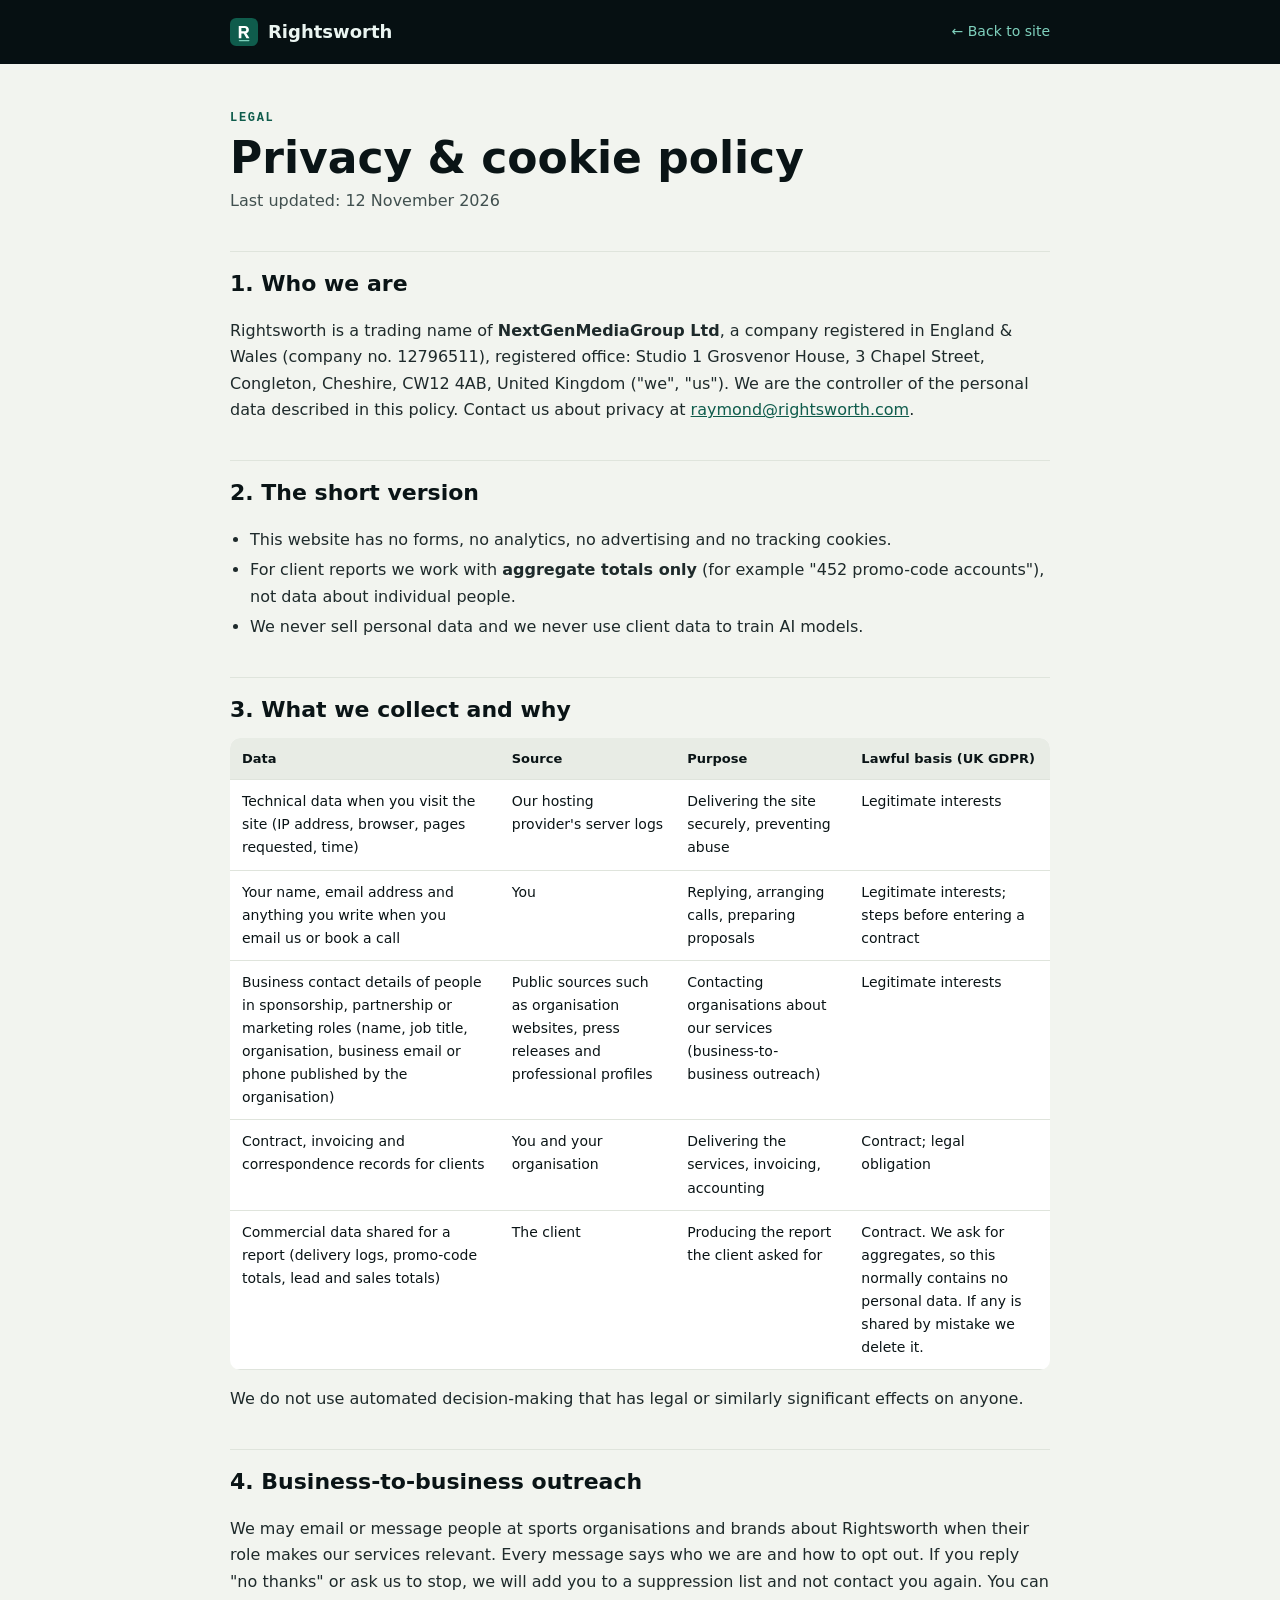
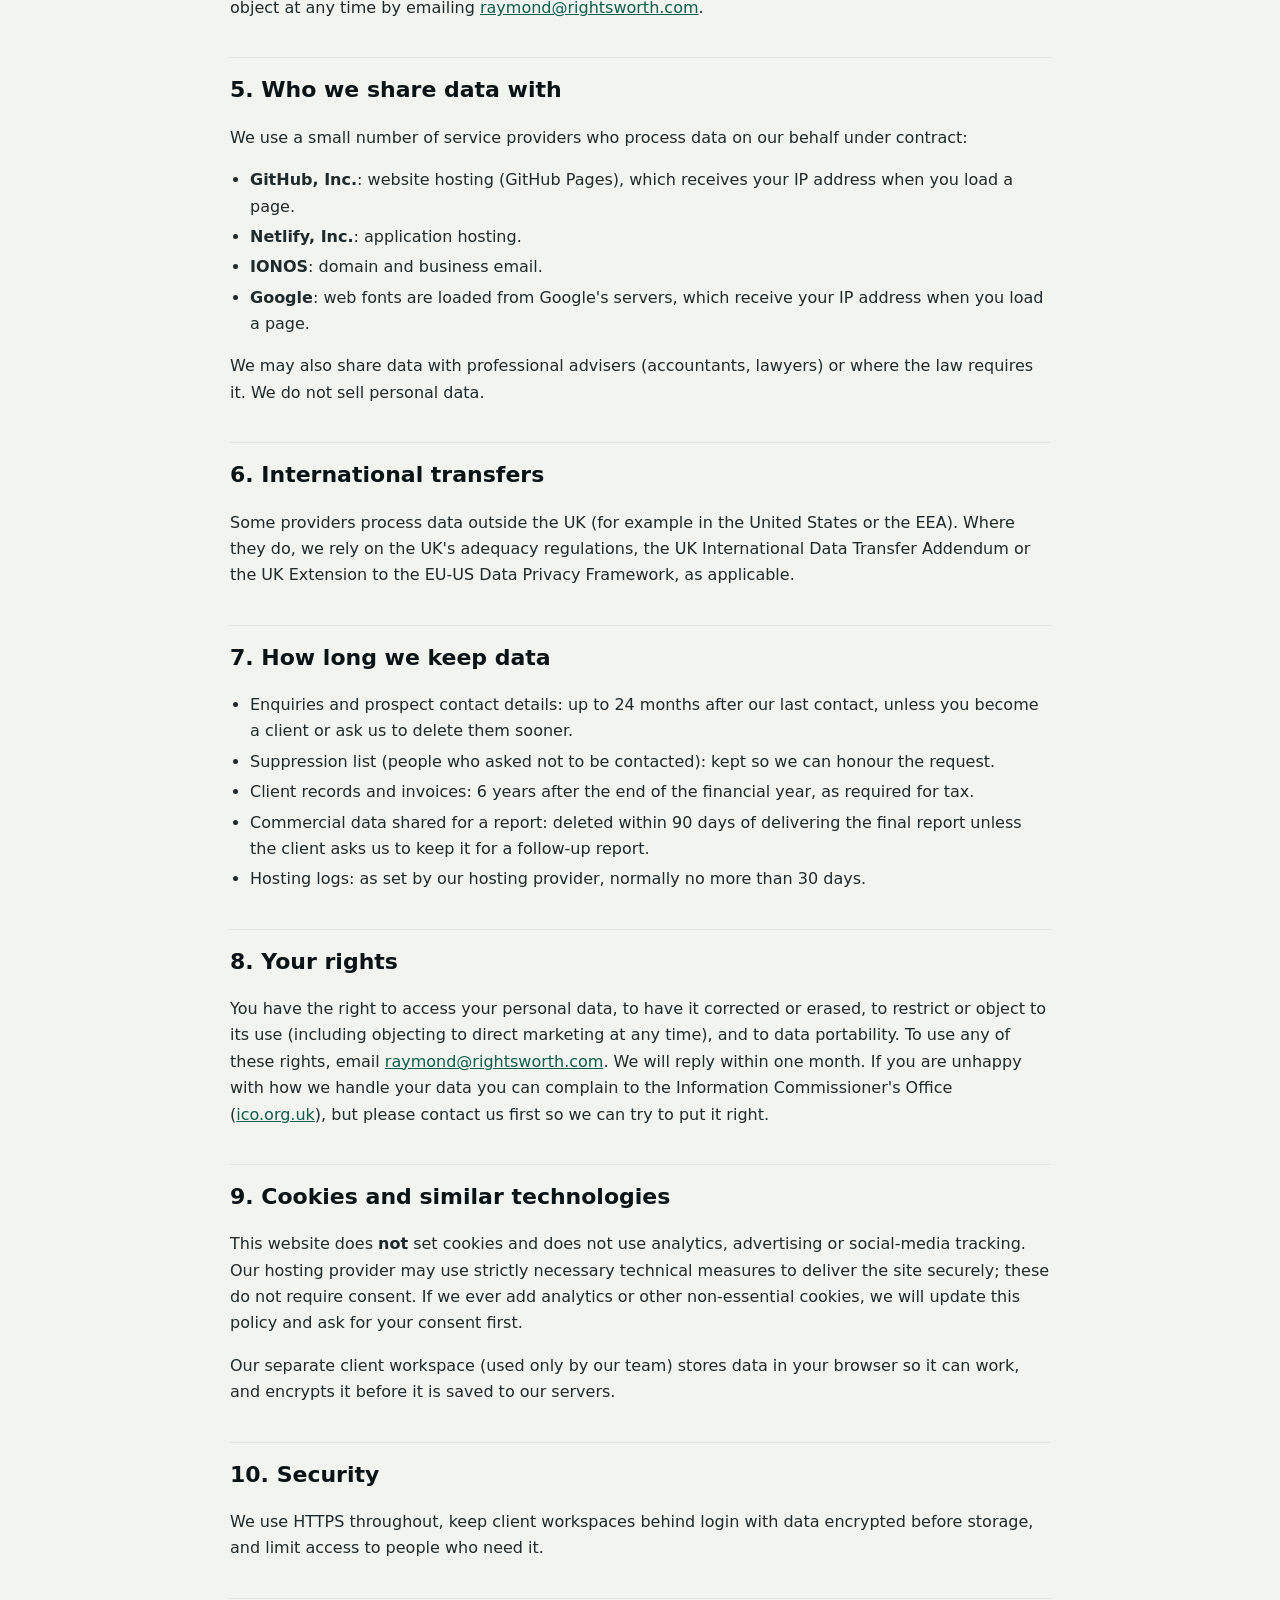
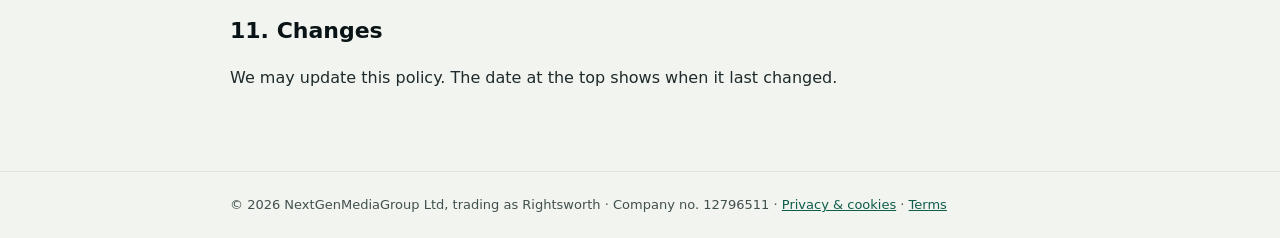
<file: privacy.html>
<!doctype html>
<html lang="en-GB">
<head>
<meta charset="utf-8">
<meta name="viewport" content="width=device-width,initial-scale=1">
<title>Privacy &amp; cookie policy | Rightsworth</title>
<meta name="description" content="How NextGenMediaGroup Ltd, trading as Rightsworth, handles personal data and cookies.">
<link rel="canonical" href="https://rightsworth.com/privacy.html">
<meta property="og:site_name" content="Rightsworth">
<meta property="og:image" content="https://rightsworth.com/og-image.png">
<link rel="icon" href="favicon.svg" type="image/svg+xml">
<link rel="stylesheet" href="legal.css">
</head>
<body>
<header class="lh"><div class="lw"><a href="/" class="lg"><img src="favicon.svg" alt="" width="28" height="28">Rightsworth</a><a href="/" class="back">← Back to site</a></div></header>
<main class="lw doc">
<p class="eb">Legal</p>
<h1>Privacy &amp; cookie policy</h1>
<p class="upd">Last updated: 12 November 2026</p>

<h2>1. Who we are</h2>
<p>Rightsworth is a trading name of <b>NextGenMediaGroup Ltd</b>, a company registered in England &amp; Wales (company no. 12796511), registered office: Studio 1 Grosvenor House, 3 Chapel Street, Congleton, Cheshire, CW12 4AB, United Kingdom ("we", "us"). We are the controller of the personal data described in this policy. Contact us about privacy at <a href="mailto:raymond@rightsworth.com">raymond@rightsworth.com</a>.</p>

<h2>2. The short version</h2>
<ul>
<li>This website has no forms, no analytics, no advertising and no tracking cookies.</li>
<li>For client reports we work with <b>aggregate totals only</b> (for example "452 promo-code accounts"), not data about individual people.</li>
<li>We never sell personal data and we never use client data to train AI models.</li>
</ul>

<h2>3. What we collect and why</h2>
<table>
<tr><th>Data</th><th>Source</th><th>Purpose</th><th>Lawful basis (UK GDPR)</th></tr>
<tr><td>Technical data when you visit the site (IP address, browser, pages requested, time)</td><td>Our hosting provider's server logs</td><td>Delivering the site securely, preventing abuse</td><td>Legitimate interests</td></tr>
<tr><td>Your name, email address and anything you write when you email us or book a call</td><td>You</td><td>Replying, arranging calls, preparing proposals</td><td>Legitimate interests; steps before entering a contract</td></tr>
<tr><td>Business contact details of people in sponsorship, partnership or marketing roles (name, job title, organisation, business email or phone published by the organisation)</td><td>Public sources such as organisation websites, press releases and professional profiles</td><td>Contacting organisations about our services (business-to-business outreach)</td><td>Legitimate interests</td></tr>
<tr><td>Contract, invoicing and correspondence records for clients</td><td>You and your organisation</td><td>Delivering the services, invoicing, accounting</td><td>Contract; legal obligation</td></tr>
<tr><td>Commercial data shared for a report (delivery logs, promo-code totals, lead and sales totals)</td><td>The client</td><td>Producing the report the client asked for</td><td>Contract. We ask for aggregates, so this normally contains no personal data. If any is shared by mistake we delete it.</td></tr>
</table>
<p>We do not use automated decision-making that has legal or similarly significant effects on anyone.</p>

<h2>4. Business-to-business outreach</h2>
<p>We may email or message people at sports organisations and brands about Rightsworth when their role makes our services relevant. Every message says who we are and how to opt out. If you reply "no thanks" or ask us to stop, we will add you to a suppression list and not contact you again. You can object at any time by emailing <a href="mailto:raymond@rightsworth.com">raymond@rightsworth.com</a>.</p>

<h2>5. Who we share data with</h2>
<p>We use a small number of service providers who process data on our behalf under contract:</p>
<ul>
<li><b>GitHub, Inc.</b>: website hosting (GitHub Pages), which receives your IP address when you load a page.</li>
<li><b>Netlify, Inc.</b>: application hosting.</li>
<li><b>IONOS</b>: domain and business email.</li>
<li><b>Google</b>: web fonts are loaded from Google's servers, which receive your IP address when you load a page.</li>
</ul>
<p>We may also share data with professional advisers (accountants, lawyers) or where the law requires it. We do not sell personal data.</p>

<h2>6. International transfers</h2>
<p>Some providers process data outside the UK (for example in the United States or the EEA). Where they do, we rely on the UK's adequacy regulations, the UK International Data Transfer Addendum or the UK Extension to the EU-US Data Privacy Framework, as applicable.</p>

<h2>7. How long we keep data</h2>
<ul>
<li>Enquiries and prospect contact details: up to 24 months after our last contact, unless you become a client or ask us to delete them sooner.</li>
<li>Suppression list (people who asked not to be contacted): kept so we can honour the request.</li>
<li>Client records and invoices: 6 years after the end of the financial year, as required for tax.</li>
<li>Commercial data shared for a report: deleted within 90 days of delivering the final report unless the client asks us to keep it for a follow-up report.</li>
<li>Hosting logs: as set by our hosting provider, normally no more than 30 days.</li>
</ul>

<h2>8. Your rights</h2>
<p>You have the right to access your personal data, to have it corrected or erased, to restrict or object to its use (including objecting to direct marketing at any time), and to data portability. To use any of these rights, email <a href="mailto:raymond@rightsworth.com">raymond@rightsworth.com</a>. We will reply within one month. If you are unhappy with how we handle your data you can complain to the Information Commissioner's Office (<a href="https://ico.org.uk/make-a-complaint/" rel="noopener">ico.org.uk</a>), but please contact us first so we can try to put it right.</p>

<h2>9. Cookies and similar technologies</h2>
<p>This website does <b>not</b> set cookies and does not use analytics, advertising or social-media tracking. Our hosting provider may use strictly necessary technical measures to deliver the site securely; these do not require consent. If we ever add analytics or other non-essential cookies, we will update this policy and ask for your consent first.</p>
<p>Our separate client workspace (used only by our team) stores data in your browser so it can work, and encrypts it before it is saved to our servers.</p>

<h2>10. Security</h2>
<p>We use HTTPS throughout, keep client workspaces behind login with data encrypted before storage, and limit access to people who need it.</p>

<h2>11. Changes</h2>
<p>We may update this policy. The date at the top shows when it last changed.</p>
</main>
<footer class="lf"><div class="lw">© 2026 NextGenMediaGroup Ltd, trading as Rightsworth · Company no. 12796511 · <a href="privacy.html">Privacy &amp; cookies</a> · <a href="terms.html">Terms</a></div></footer>
</body>
</html>
</file>
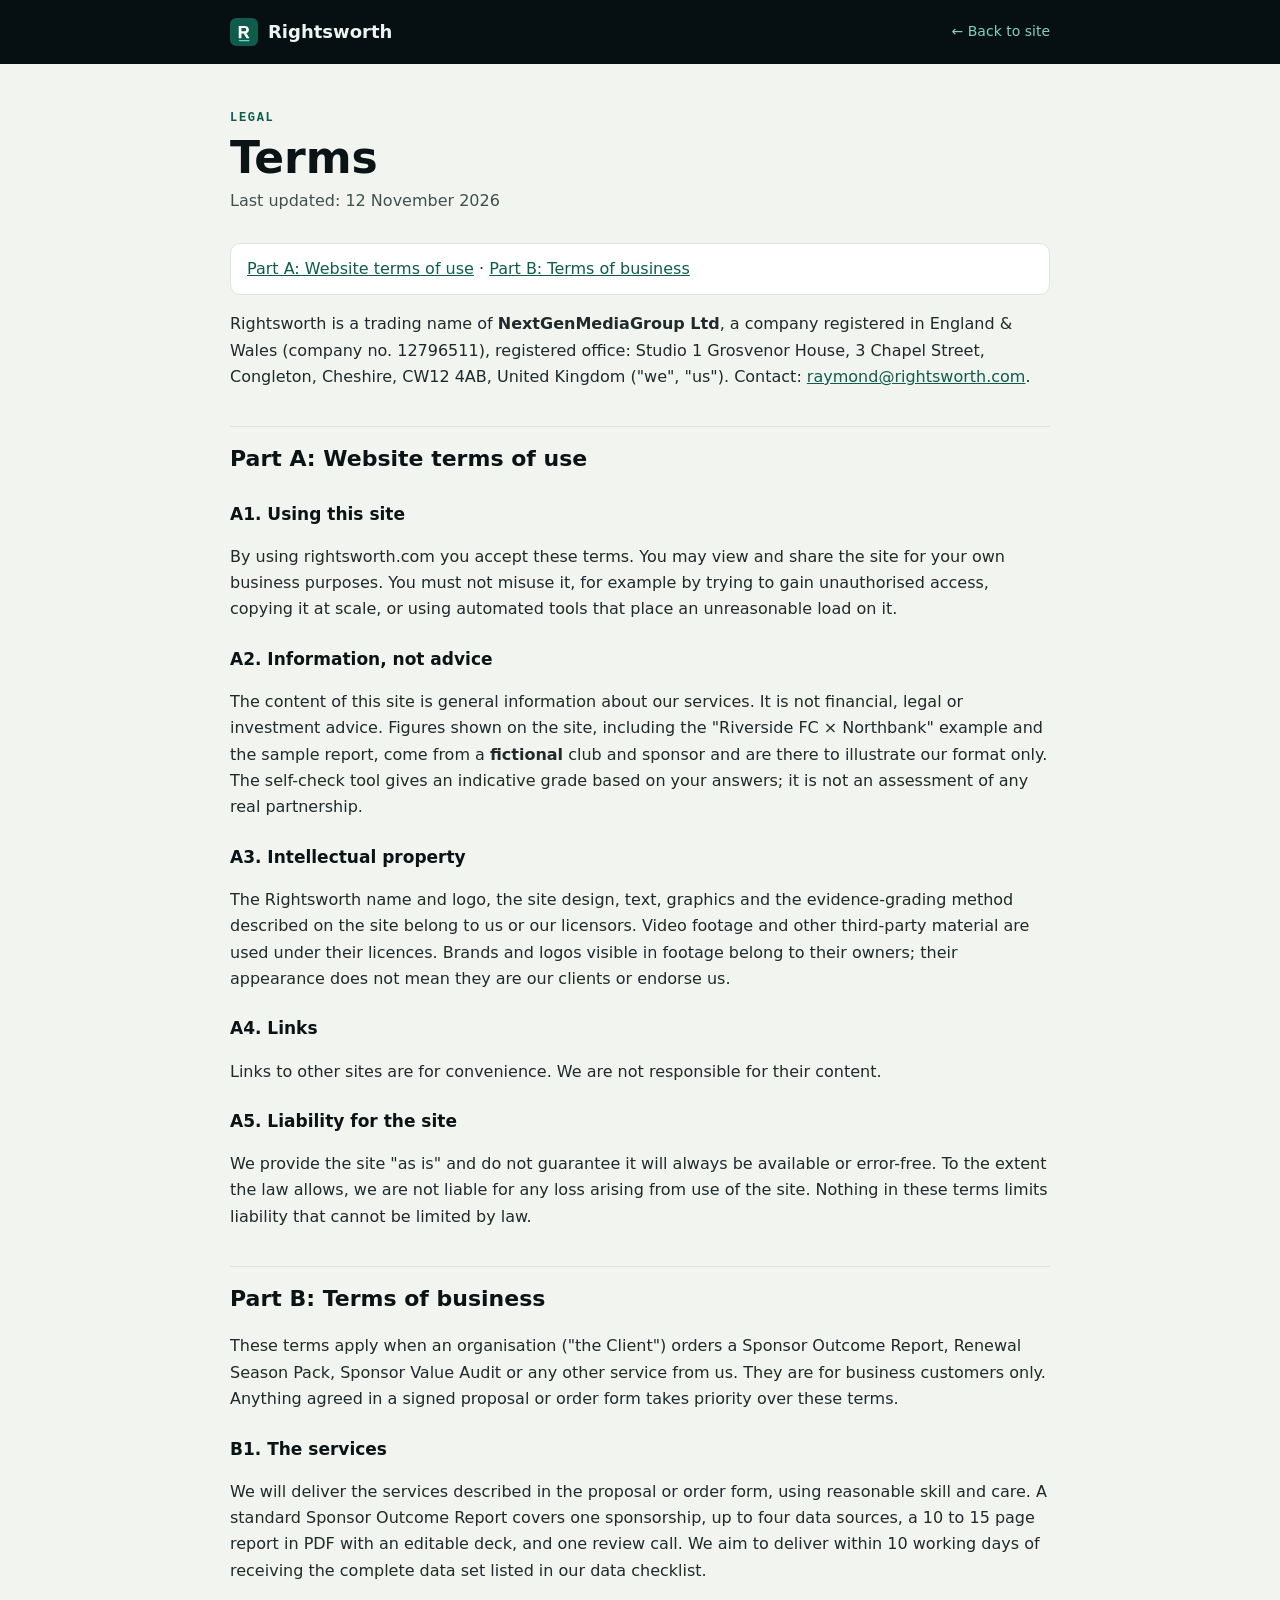
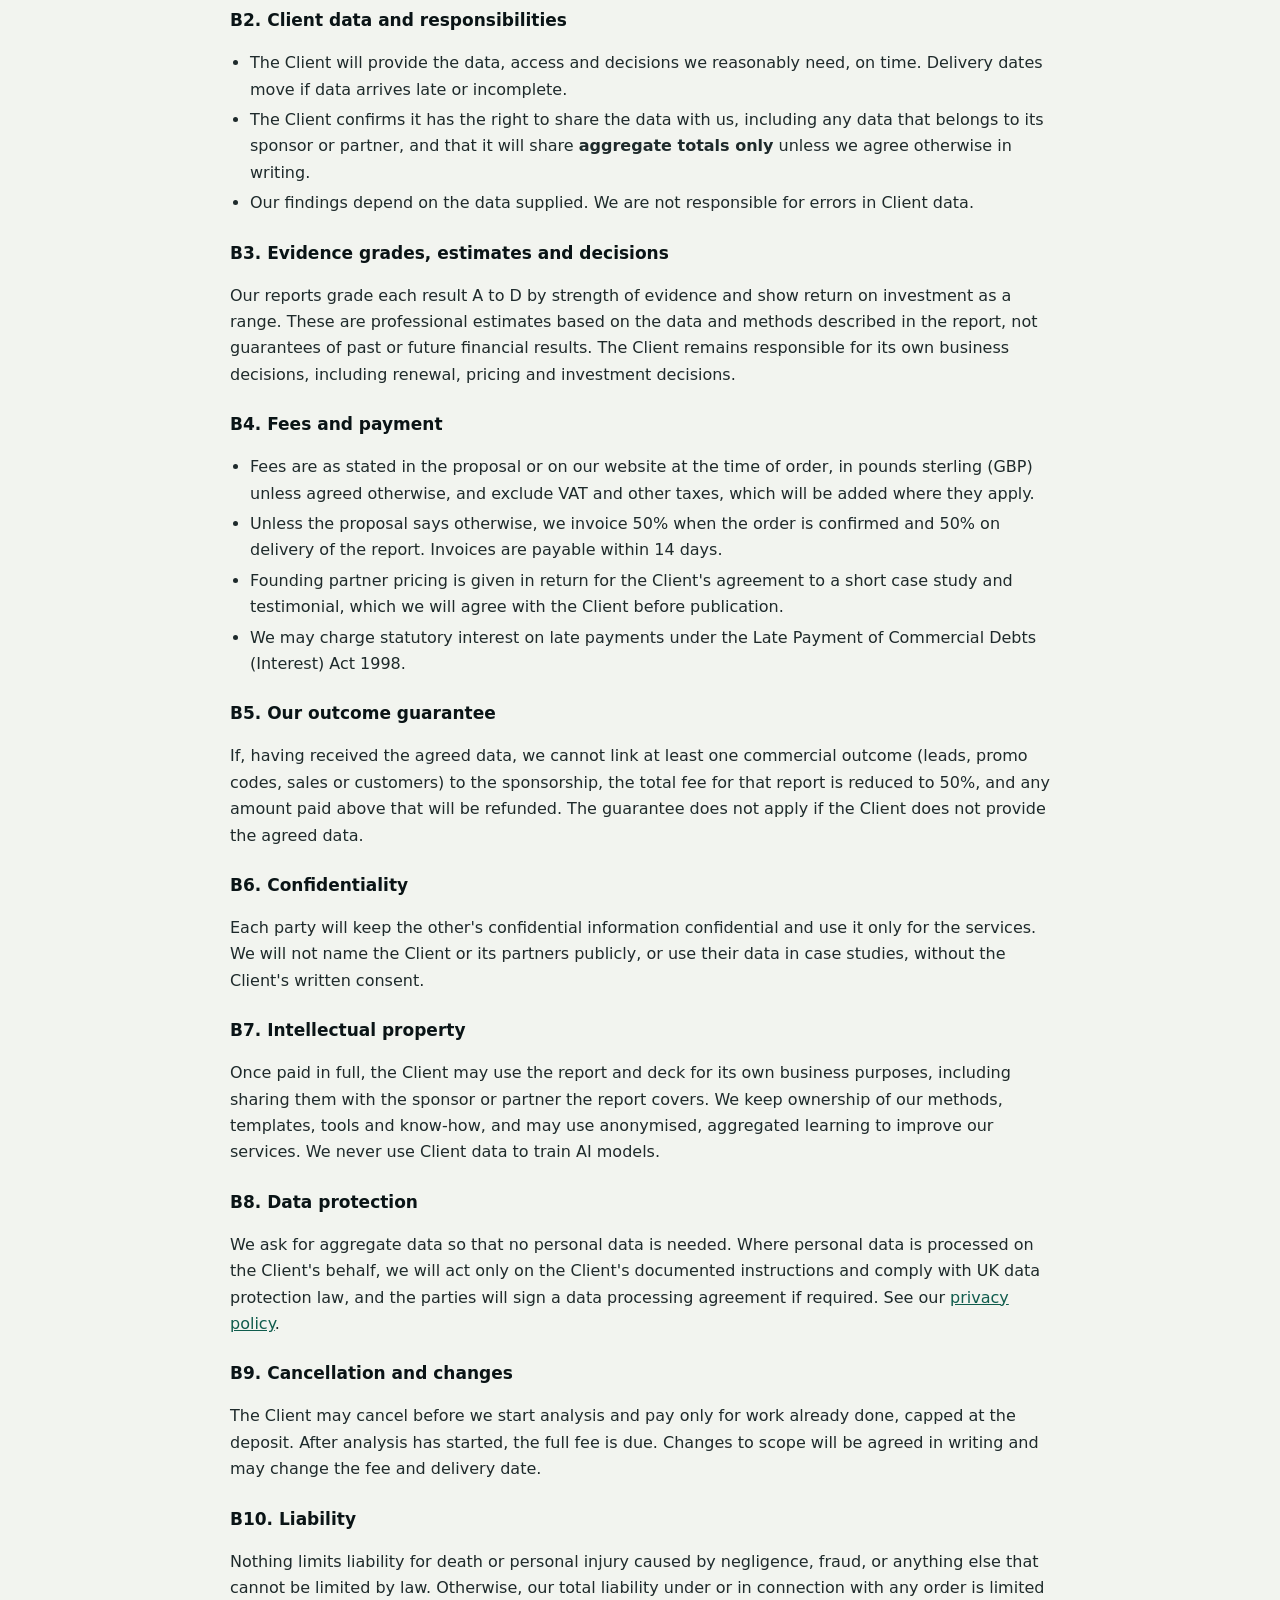
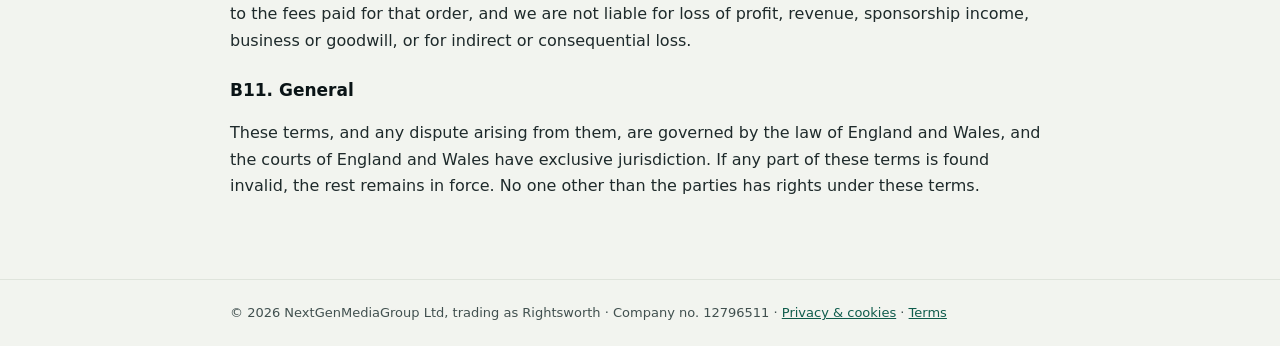
<file: terms.html>
<!doctype html>
<html lang="en-GB">
<head>
<meta charset="utf-8">
<meta name="viewport" content="width=device-width,initial-scale=1">
<title>Terms | Rightsworth</title>
<meta name="description" content="Website terms of use and terms of business for Rightsworth, a trading name of NextGenMediaGroup Ltd.">
<link rel="canonical" href="https://rightsworth.com/terms.html">
<meta property="og:site_name" content="Rightsworth">
<meta property="og:image" content="https://rightsworth.com/og-image.png">
<link rel="icon" href="favicon.svg" type="image/svg+xml">
<link rel="stylesheet" href="legal.css">
</head>
<body>
<header class="lh"><div class="lw"><a href="/" class="lg"><img src="favicon.svg" alt="" width="28" height="28">Rightsworth</a><a href="/" class="back">← Back to site</a></div></header>
<main class="lw doc">
<p class="eb">Legal</p>
<h1>Terms</h1>
<p class="upd">Last updated: 12 November 2026</p>
<p class="toc"><a href="#use">Part A: Website terms of use</a> · <a href="#business">Part B: Terms of business</a></p>

<p>Rightsworth is a trading name of <b>NextGenMediaGroup Ltd</b>, a company registered in England &amp; Wales (company no. 12796511), registered office: Studio 1 Grosvenor House, 3 Chapel Street, Congleton, Cheshire, CW12 4AB, United Kingdom ("we", "us"). Contact: <a href="mailto:raymond@rightsworth.com">raymond@rightsworth.com</a>.</p>

<h2 id="use">Part A: Website terms of use</h2>
<h3>A1. Using this site</h3>
<p>By using rightsworth.com you accept these terms. You may view and share the site for your own business purposes. You must not misuse it, for example by trying to gain unauthorised access, copying it at scale, or using automated tools that place an unreasonable load on it.</p>
<h3>A2. Information, not advice</h3>
<p>The content of this site is general information about our services. It is not financial, legal or investment advice. Figures shown on the site, including the "Riverside FC × Northbank" example and the sample report, come from a <b>fictional</b> club and sponsor and are there to illustrate our format only. The self-check tool gives an indicative grade based on your answers; it is not an assessment of any real partnership.</p>
<h3>A3. Intellectual property</h3>
<p>The Rightsworth name and logo, the site design, text, graphics and the evidence-grading method described on the site belong to us or our licensors. Video footage and other third-party material are used under their licences. Brands and logos visible in footage belong to their owners; their appearance does not mean they are our clients or endorse us.</p>
<h3>A4. Links</h3>
<p>Links to other sites are for convenience. We are not responsible for their content.</p>
<h3>A5. Liability for the site</h3>
<p>We provide the site "as is" and do not guarantee it will always be available or error-free. To the extent the law allows, we are not liable for any loss arising from use of the site. Nothing in these terms limits liability that cannot be limited by law.</p>

<h2 id="business">Part B: Terms of business</h2>
<p>These terms apply when an organisation ("the Client") orders a Sponsor Outcome Report, Renewal Season Pack, Sponsor Value Audit or any other service from us. They are for business customers only. Anything agreed in a signed proposal or order form takes priority over these terms.</p>

<h3>B1. The services</h3>
<p>We will deliver the services described in the proposal or order form, using reasonable skill and care. A standard Sponsor Outcome Report covers one sponsorship, up to four data sources, a 10 to 15 page report in PDF with an editable deck, and one review call. We aim to deliver within 10 working days of receiving the complete data set listed in our data checklist.</p>

<h3>B2. Client data and responsibilities</h3>
<ul>
<li>The Client will provide the data, access and decisions we reasonably need, on time. Delivery dates move if data arrives late or incomplete.</li>
<li>The Client confirms it has the right to share the data with us, including any data that belongs to its sponsor or partner, and that it will share <b>aggregate totals only</b> unless we agree otherwise in writing.</li>
<li>Our findings depend on the data supplied. We are not responsible for errors in Client data.</li>
</ul>

<h3>B3. Evidence grades, estimates and decisions</h3>
<p>Our reports grade each result A to D by strength of evidence and show return on investment as a range. These are professional estimates based on the data and methods described in the report, not guarantees of past or future financial results. The Client remains responsible for its own business decisions, including renewal, pricing and investment decisions.</p>

<h3>B4. Fees and payment</h3>
<ul>
<li>Fees are as stated in the proposal or on our website at the time of order, in pounds sterling (GBP) unless agreed otherwise, and exclude VAT and other taxes, which will be added where they apply.</li>
<li>Unless the proposal says otherwise, we invoice 50% when the order is confirmed and 50% on delivery of the report. Invoices are payable within 14 days.</li>
<li>Founding partner pricing is given in return for the Client's agreement to a short case study and testimonial, which we will agree with the Client before publication.</li>
<li>We may charge statutory interest on late payments under the Late Payment of Commercial Debts (Interest) Act 1998.</li>
</ul>

<h3>B5. Our outcome guarantee</h3>
<p>If, having received the agreed data, we cannot link at least one commercial outcome (leads, promo codes, sales or customers) to the sponsorship, the total fee for that report is reduced to 50%, and any amount paid above that will be refunded. The guarantee does not apply if the Client does not provide the agreed data.</p>

<h3>B6. Confidentiality</h3>
<p>Each party will keep the other's confidential information confidential and use it only for the services. We will not name the Client or its partners publicly, or use their data in case studies, without the Client's written consent.</p>

<h3>B7. Intellectual property</h3>
<p>Once paid in full, the Client may use the report and deck for its own business purposes, including sharing them with the sponsor or partner the report covers. We keep ownership of our methods, templates, tools and know-how, and may use anonymised, aggregated learning to improve our services. We never use Client data to train AI models.</p>

<h3>B8. Data protection</h3>
<p>We ask for aggregate data so that no personal data is needed. Where personal data is processed on the Client's behalf, we will act only on the Client's documented instructions and comply with UK data protection law, and the parties will sign a data processing agreement if required. See our <a href="privacy.html">privacy policy</a>.</p>

<h3>B9. Cancellation and changes</h3>
<p>The Client may cancel before we start analysis and pay only for work already done, capped at the deposit. After analysis has started, the full fee is due. Changes to scope will be agreed in writing and may change the fee and delivery date.</p>

<h3>B10. Liability</h3>
<p>Nothing limits liability for death or personal injury caused by negligence, fraud, or anything else that cannot be limited by law. Otherwise, our total liability under or in connection with any order is limited to the fees paid for that order, and we are not liable for loss of profit, revenue, sponsorship income, business or goodwill, or for indirect or consequential loss.</p>

<h3>B11. General</h3>
<p>These terms, and any dispute arising from them, are governed by the law of England and Wales, and the courts of England and Wales have exclusive jurisdiction. If any part of these terms is found invalid, the rest remains in force. No one other than the parties has rights under these terms.</p>
</main>
<footer class="lf"><div class="lw">© 2026 NextGenMediaGroup Ltd, trading as Rightsworth · Company no. 12796511 · <a href="privacy.html">Privacy &amp; cookies</a> · <a href="terms.html">Terms</a></div></footer>
</body>
</html>
</file>
<file: pages.css>
:root{--ink:#0a1416;--ink2:#41504f;--paper:#f2f4ef;--paper2:#e7ebe4;--green:#0f5c4c;--mint:#7fd1bd;--signal:#43e0b0;--line:#dfe4dc;--night:#061012;--gA:#1fae84;--gB:#3b7fe0;--gC:#c9971c;--gD:#7d8e95}
*{box-sizing:border-box}
html{-webkit-text-size-adjust:100%}
body{margin:0;background:var(--paper);color:var(--ink);font:17px/1.7 Inter,system-ui,-apple-system,"Segoe UI",Roboto,Arial,sans-serif;-webkit-font-smoothing:antialiased}
a{color:var(--green)}
.w{max-width:1100px;margin:0 auto;padding:0 20px}
.n{max-width:760px}
.ph{background:var(--night);color:#eaf5f1}
.ph .w{display:flex;justify-content:space-between;align-items:center;gap:16px;min-height:64px;flex-wrap:wrap}
.lg{display:flex;align-items:center;gap:10px;color:#eaf5f1;text-decoration:none;font-weight:800;font-size:18px}
.lg img{width:28px;height:28px}
.pn{display:flex;gap:18px;flex-wrap:wrap;font-size:14px}
.pn a{color:#9cb3ae;text-decoration:none}.pn a:hover,.pn a[aria-current]{color:#eaf5f1}
.hero{background:var(--night);color:#eaf5f1;padding:40px 0 64px}
.crumb{font-size:13px;color:#9cb3ae;margin:0 0 26px}.crumb a{color:#9cb3ae}
.eb{font:600 12px/1 "JetBrains Mono",ui-monospace,Consolas,monospace;letter-spacing:.14em;text-transform:uppercase;color:var(--mint);margin:0 0 14px}
h1{font-family:Archivo,system-ui,sans-serif;font-stretch:80%;font-weight:850;text-transform:uppercase;font-size:clamp(36px,6vw,64px);line-height:.95;margin:0 0 20px;letter-spacing:-.005em}
.hero p.lead{font-size:clamp(17px,2vw,20px);color:#b9cbc6;max-width:62ch;margin:0 0 26px}
.btns{display:flex;gap:12px;flex-wrap:wrap}
.btn{display:inline-flex;align-items:center;padding:13px 22px;border-radius:999px;font-weight:600;font-size:15px;text-decoration:none}
.bp{background:var(--signal);color:#04211a}.bg{border:1px solid rgba(190,255,232,.25);color:#eaf5f1}
.light .bg{border-color:rgba(10,20,22,.2);color:var(--ink)}
main.doc{padding:52px 0 40px}
h2{font-family:Archivo,system-ui,sans-serif;font-stretch:85%;font-weight:800;font-size:clamp(24px,3.2vw,32px);line-height:1.15;margin:48px 0 12px}
h3{font-size:19px;margin:28px 0 6px}
p,li{color:#1e2a2b}
ul,ol{padding-left:22px}li{margin:6px 0}
.box{background:#fff;border:1px solid var(--line);border-radius:14px;padding:20px 22px;margin:22px 0}
.box h3{margin-top:0}
.formula{font:600 16px/1.6 "JetBrains Mono",ui-monospace,Consolas,monospace;background:var(--night);color:#eaf5f1;border-radius:12px;padding:16px 18px;overflow-x:auto}
table{width:100%;border-collapse:collapse;font-size:15px;margin:14px 0;background:#fff;border-radius:12px;overflow:hidden}
th,td{text-align:left;vertical-align:top;padding:11px 13px;border-bottom:1px solid var(--line)}
th{background:var(--paper2);font-size:13px;letter-spacing:.02em}
.g{display:inline-block;min-width:26px;text-align:center;font-weight:800;color:#fff;border-radius:6px;padding:1px 6px;font-size:14px}
.gA{background:var(--gA)}.gB{background:var(--gB)}.gC{background:var(--gC)}.gD{background:var(--gD)}
.note{font-size:14px;color:var(--ink2)}
.cta{background:var(--green);color:#eaf5f1;border-radius:18px;padding:30px 28px;margin:52px 0 10px}
.cta h2{margin:0 0 8px;color:#fff}.cta p{color:#d3ebe4;margin:0 0 18px}
.rel{display:grid;grid-template-columns:repeat(auto-fit,minmax(220px,1fr));gap:14px;margin:18px 0}
.rel a{display:block;background:#fff;border:1px solid var(--line);border-radius:14px;padding:16px 18px;text-decoration:none;color:var(--ink)}
.rel a b{display:block;margin-bottom:4px}.rel a span{font-size:14px;color:var(--ink2)}
details{background:#fff;border:1px solid var(--line);border-radius:12px;padding:14px 18px;margin:10px 0}
summary{font-weight:600;cursor:pointer}
.pf{background:var(--night);color:#9cb3ae;font-size:13px;padding:28px 0;margin-top:56px}
.pf p{color:#9cb3ae}.pf a{color:#cfe3dd}.pf nav{display:flex;flex-wrap:wrap;gap:14px;margin-bottom:12px}
@media(max-width:640px){.pn{display:none}table,thead,tbody,tr,th,td{display:block}thead{display:none}td{border:0;padding:3px 13px}tr{border-bottom:1px solid var(--line);padding:10px 0}}
.stats{display:grid;grid-template-columns:repeat(3,1fr);gap:12px;margin:0 0 28px}
.stats div{background:#fff;border:1px solid var(--line);border-radius:14px;padding:16px 18px}
.stats b{display:block;font-family:Archivo,system-ui,sans-serif;font-stretch:85%;font-weight:850;font-size:clamp(28px,5vw,40px);line-height:1;color:var(--green)}
.stats span{font-size:14px;color:var(--ink2)}
.bars{margin:16px 0 22px}
.bar{display:grid;grid-template-columns:minmax(120px,210px) 1fr 48px;gap:12px;align-items:center;margin:10px 0}
.bl b{display:block;font-size:15px;line-height:1.25}.bl span{font-size:12.5px;color:var(--ink2)}
.bt{background:var(--paper2);border-radius:6px;height:22px;overflow:hidden}
.bt i{display:block;height:100%;background:#9fb7b0;border-radius:6px}
.bar.hl .bt i{background:var(--green)}
.bv{font-weight:800;font-size:15px}
@media (max-width:560px){.stats{grid-template-columns:1fr}.bar{grid-template-columns:1fr 44px}.bl{grid-column:1/-1}}
</file>
<file: legal.css>
:root{--ink:#0a1416;--ink2:#41504f;--paper:#f2f4ef;--green:#0f5c4c;--line:#dfe4dc;--night:#061012}
*{box-sizing:border-box}
body{margin:0;background:var(--paper);color:var(--ink);font:16px/1.65 Inter,system-ui,-apple-system,"Segoe UI",Roboto,Arial,sans-serif;-webkit-font-smoothing:antialiased}
.lw{max-width:860px;margin:0 auto;padding:0 20px}
.lh{background:var(--night);color:#eaf5f1}
.lh .lw{display:flex;justify-content:space-between;align-items:center;height:64px}
.lg{display:flex;align-items:center;gap:10px;color:#eaf5f1;text-decoration:none;font-weight:800;font-size:18px}
.back{color:#7fd1bd;text-decoration:none;font-size:14px}
.doc{padding:48px 20px 64px}
.eb{font:600 12px/1 ui-monospace,Consolas,monospace;letter-spacing:.14em;text-transform:uppercase;color:var(--green);margin:0 0 10px}
h1{font-size:clamp(32px,5vw,44px);line-height:1.1;margin:0 0 6px}
.upd{color:var(--ink2);margin:0 0 28px}
h2{font-size:22px;margin:36px 0 10px;padding-top:14px;border-top:1px solid var(--line)}
h3{font-size:17px;margin:22px 0 6px}
p,li{color:#1e2a2b}
a{color:var(--green)}
ul{padding-left:20px}
li{margin:4px 0}
table{width:100%;border-collapse:collapse;font-size:14px;margin:10px 0;background:#fff;border-radius:10px;overflow:hidden}
th,td{text-align:left;vertical-align:top;padding:10px 12px;border-bottom:1px solid var(--line)}
th{background:#e8ece5;font-size:13px}
.toc{background:#fff;border:1px solid var(--line);border-radius:10px;padding:12px 16px}
.lf{border-top:1px solid var(--line);padding:22px 0;font-size:13px;color:var(--ink2)}
@media(max-width:600px){table,thead,tbody,tr,th,td{display:block}th{display:none}td{border:0;padding:4px 12px}tr{border-bottom:1px solid var(--line);padding:8px 0}}
</file>
